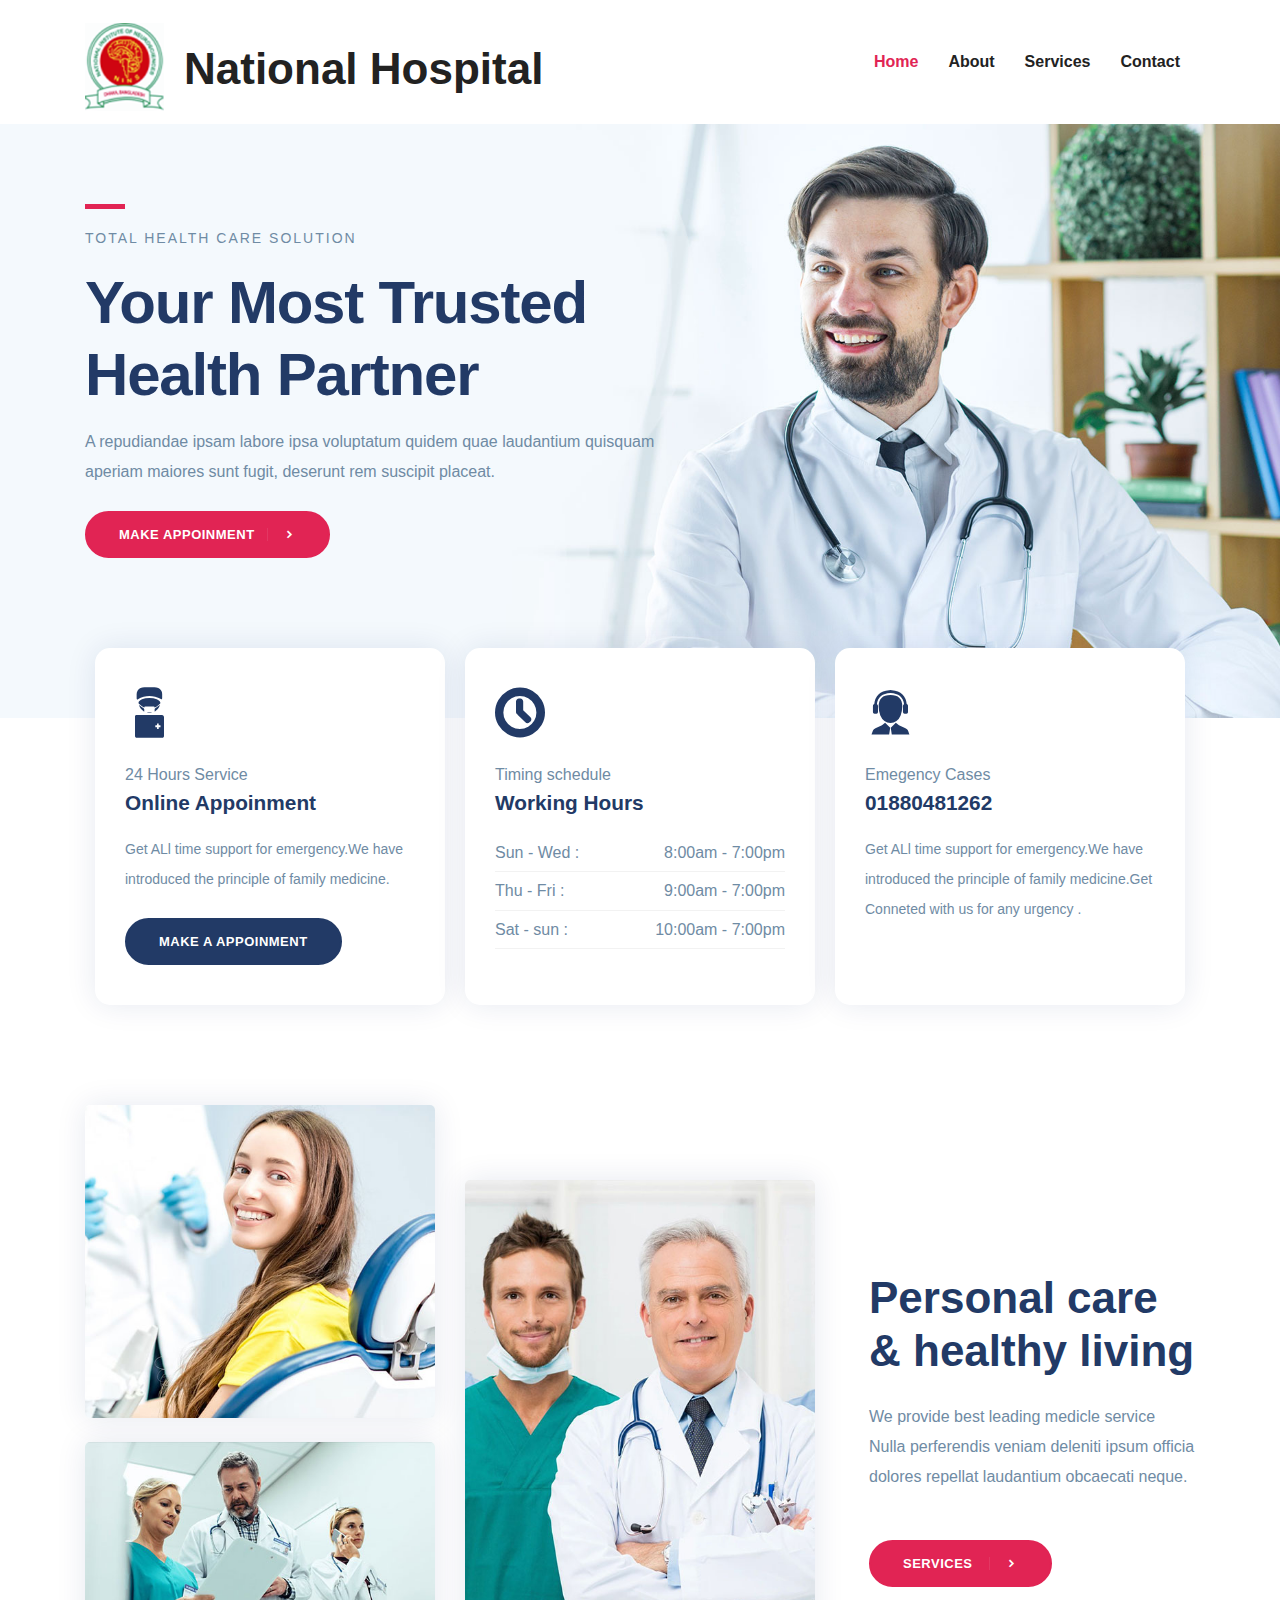
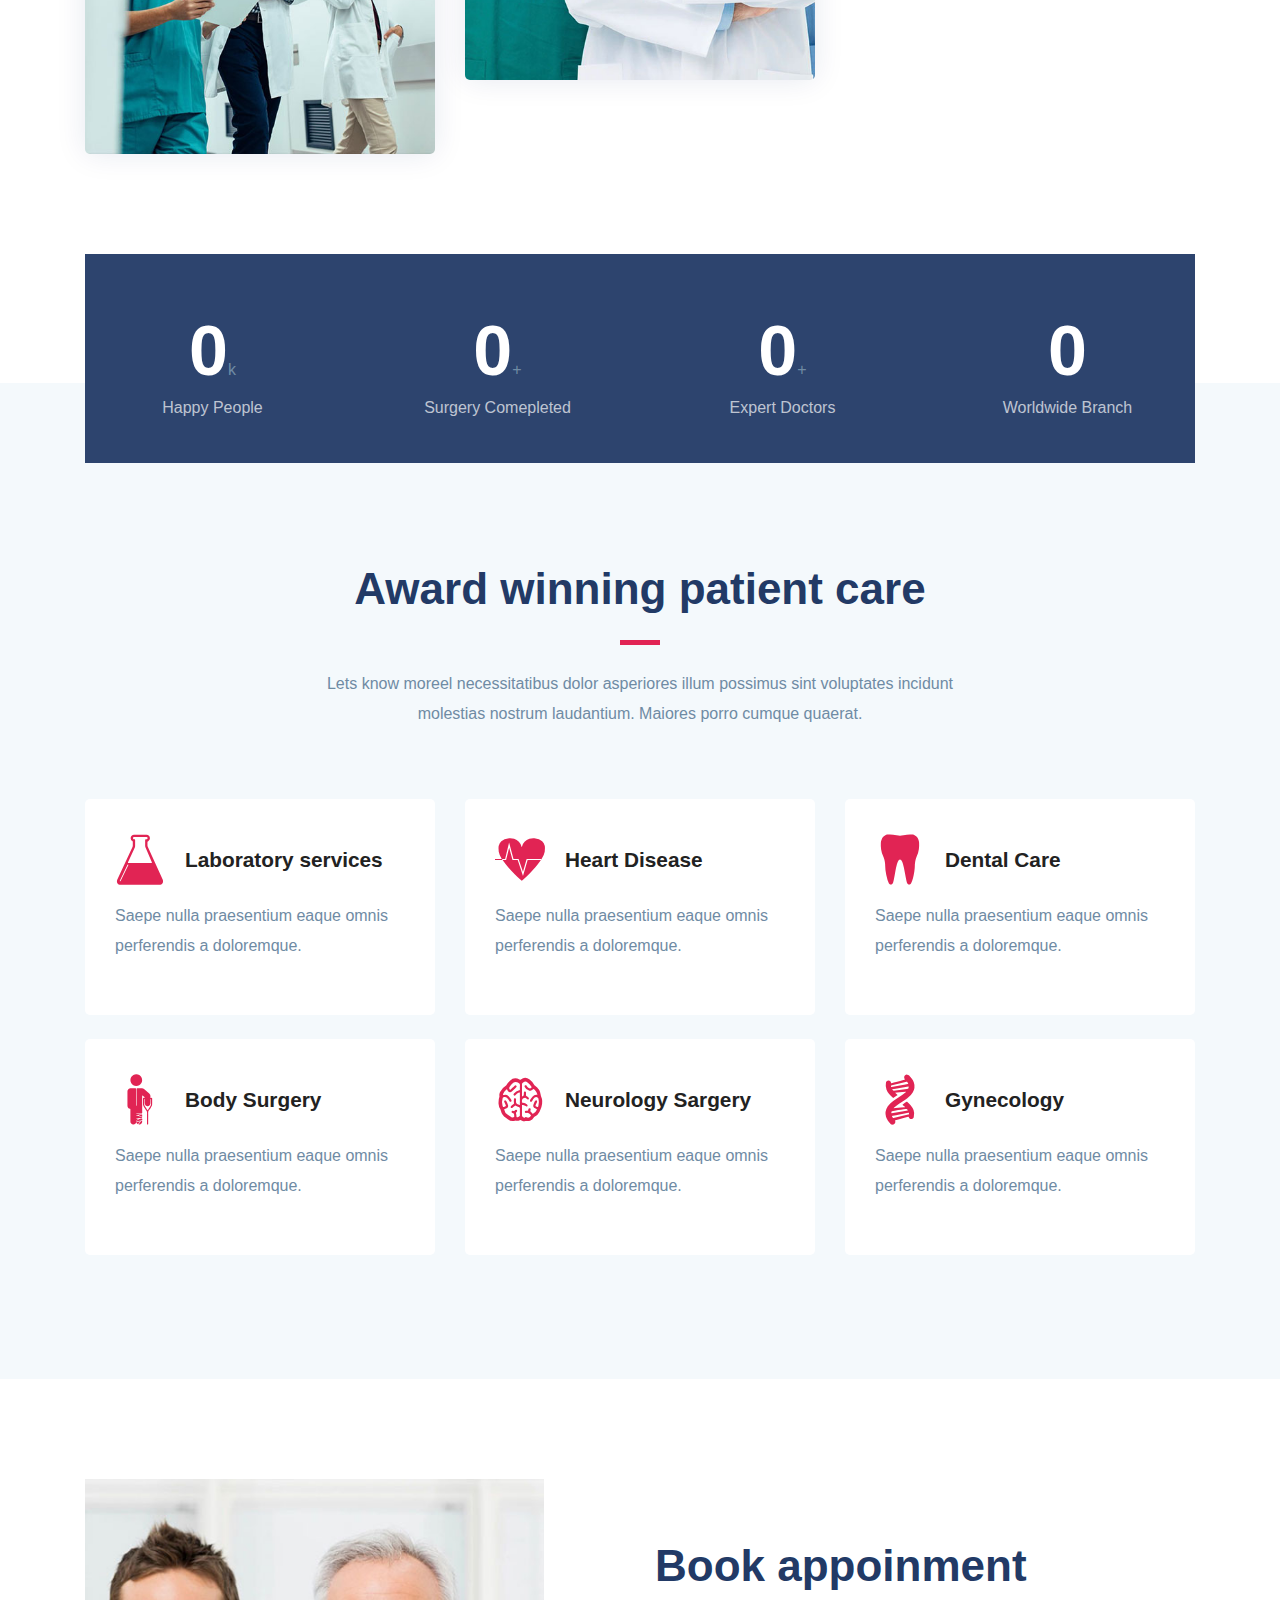
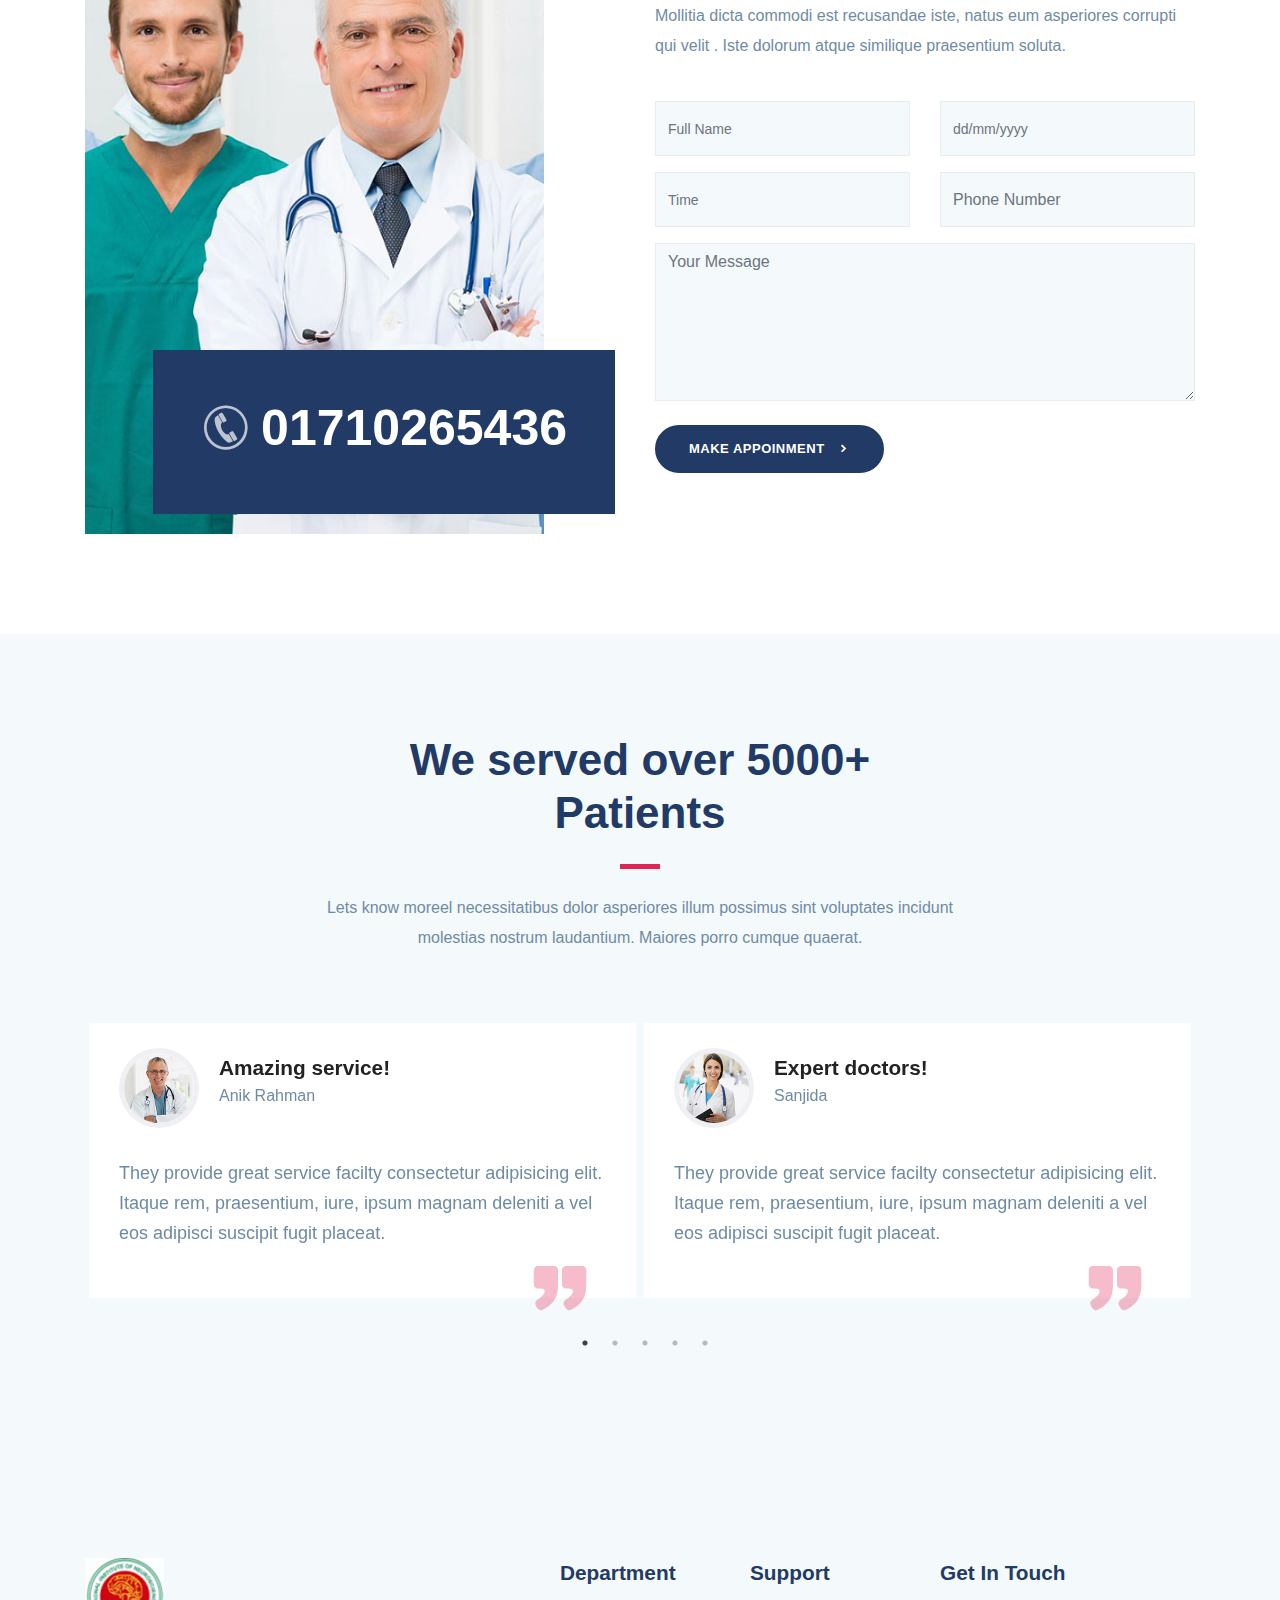
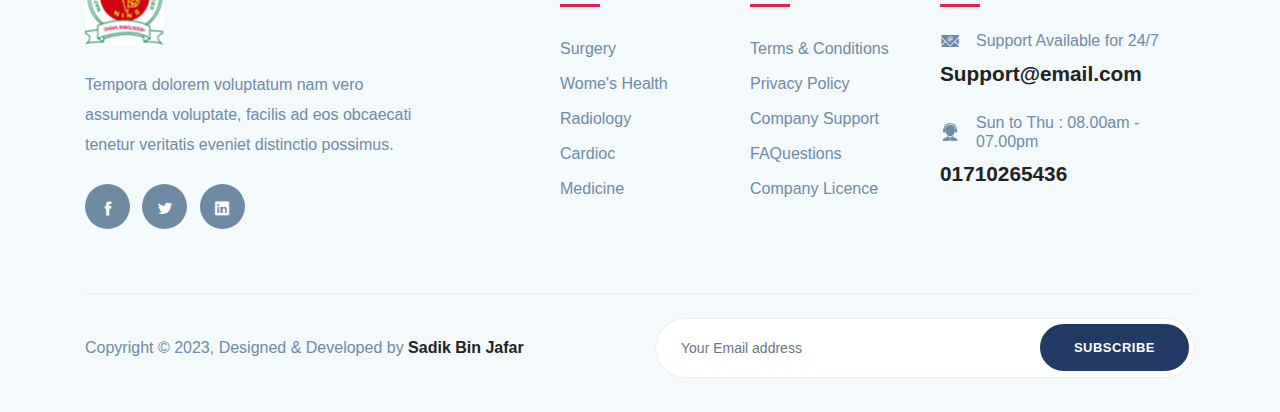
<file: index.html>
<!DOCTYPE html>
<html lang="en">
<head>
  <meta charset="utf-8">
  <title>National Hospital</title>
  <link rel="shortcut icon" type="image/x-icon" href="/images/favicon.png" />
  <link rel="stylesheet" href="plugins/bootstrap/bootstrap.min.css">
  <link rel="stylesheet" href="plugins/icofont/icofont.min.css">
  <link rel="stylesheet" href="plugins/slick-carousel/slick/slick.css">
  <link rel="stylesheet" href="plugins/slick-carousel/slick/slick-theme.css">
  <link rel="stylesheet" href="css/style.css">
</head>
<body id="top">
<header>
	<nav class="navbar navbar-expand-lg navigation" id="navbar">
		<div class="container">
			<a class="navbar-brand" href="index.html">
				<div class="National">
					<img src="images/logo.png" alt="" class="img-fluid">
				    <h2>National Hospital</h2>
				</div>
			</a>
			<button class="navbar-toggler collapsed" type="button" data-toggle="collapse" data-target="#navbarmain"
				aria-controls="navbarmain" aria-expanded="false" aria-label="Toggle navigation">
				<span class="icofont-navigation-menu"></span>
			</button>
			<div class="collapse navbar-collapse" id="navbarmain">
				<ul class="navbar-nav ml-auto">
					<li class="nav-item active"><a class="nav-link" href="index.html">Home</a></li>
					<li class="nav-item"><a class="nav-link" href="about.html">About</a></li>
					<li class="nav-item"><a class="nav-link" href="service.html">Services</a></li>
					<li class="nav-item"><a class="nav-link" href="contact.html">Contact</a></li>
				</ul>
			</div>
		</div>
	</nav>
</header>

<!-- Slider Start -->
<section class="banner">
	<div class="container">
		<div class="row">
			<div class="col-lg-6 col-md-12 col-xl-7">
				<div class="block">
					<div class="divider mb-3"></div>
					<span class="text-uppercase text-sm letter-spacing ">Total Health care solution</span>
					<h1 class="mb-3 mt-3">Your most trusted health partner</h1>
					
					<p class="mb-4 pr-5">A repudiandae ipsam labore ipsa voluptatum quidem quae laudantium quisquam aperiam maiores sunt fugit, deserunt rem suscipit placeat.</p>
					<div class="btn-container ">
						<a href="#" target="_blank" class="btn btn-main-2 btn-icon btn-round-full">Make appoinment <i class="icofont-simple-right ml-2  "></i></a>
					</div>
				</div>
			</div>
		</div>
	</div>
</section>
<section class="features">
	<div class="container">
		<div class="row">
			<div class="col-lg-12">
				<div class="feature-block d-lg-flex">
					<div class="feature-item mb-5 mb-lg-0">
						<div class="feature-icon mb-4">
							<i class="icofont-surgeon-alt"></i>
						</div>
						<span>24 Hours Service</span>
						<h4 class="mb-3">Online Appoinment</h4>
						<p class="mb-4">Get ALl time support for emergency.We have introduced the principle of family medicine.</p>
						<a href="#" class="btn btn-main btn-round-full">Make a appoinment</a>
					</div>
				
					<div class="feature-item mb-5 mb-lg-0">
						<div class="feature-icon mb-4">
							<i class="icofont-ui-clock"></i>
						</div>
						<span>Timing schedule</span>
						<h4 class="mb-3">Working Hours</h4>
						<ul class="w-hours list-unstyled">
							<li class="d-flex justify-content-between">Sun - Wed : <span>8:00am - 7:00pm</span></li>
							<li class="d-flex justify-content-between">Thu - Fri : <span>9:00am - 7:00pm</span></li>
							<li class="d-flex justify-content-between">Sat - sun : <span>10:00am - 7:00pm</span></li>
						</ul>
					</div>
				
					<div class="feature-item mb-5 mb-lg-0">
						<div class="feature-icon mb-4">
							<i class="icofont-support"></i>
						</div>
						<span>Emegency Cases</span>
						<h4 class="mb-3">01880481262</h4>
						<p>Get ALl time support for emergency.We have introduced the principle of family medicine.Get Conneted with us for any urgency .</p>
					</div>
				</div>
			</div>
		</div>
	</div>
</section>


<section class="section about">
	<div class="container">
		<div class="row align-items-center">
			<div class="col-lg-4 col-sm-6">
				<div class="about-img">
					<img src="images/about/img-1.jpg" alt="" class="img-fluid">
					<img src="images/about/img-2.jpg" alt="" class="img-fluid mt-4">
				</div>
			</div>
			<div class="col-lg-4 col-sm-6">
				<div class="about-img mt-4 mt-lg-0">
					<img src="images/about/img-3.jpg" alt="" class="img-fluid">
				</div>
			</div>
			<div class="col-lg-4">
				<div class="about-content pl-4 mt-4 mt-lg-0">
					<h2 class="title-color">Personal care <br>& healthy living</h2>
					<p class="mt-4 mb-5">We provide best leading medicle service Nulla perferendis veniam deleniti ipsum officia dolores repellat laudantium obcaecati neque.</p>

					<a href="service.html" class="btn btn-main-2 btn-round-full btn-icon">Services<i class="icofont-simple-right ml-3"></i></a>
				</div>
			</div>
		</div>
	</div>
</section>
<section class="cta-section ">
	<div class="container">
		<div class="cta position-relative">
			<div class="row">
				<div class="col-lg-3 col-md-6 col-sm-6">
					<div class="counter-stat">
						<span class="h3 counter" data-count="58">0</span>k
						<p>Happy People</p>
					</div>
				</div>
				<div class="col-lg-3 col-md-6 col-sm-6">
					<div class="counter-stat">
						<span class="h3 counter" data-count="700">0</span>+
						<p>Surgery Comepleted</p>
					</div>
				</div>
				
				<div class="col-lg-3 col-md-6 col-sm-6">
					<div class="counter-stat">
						<span class="h3 counter" data-count="40">0</span>+
						<p>Expert Doctors</p>
					</div>
				</div>
				<div class="col-lg-3 col-md-6 col-sm-6">
					<div class="counter-stat">
						<span class="h3 counter" data-count="20">0</span>
						<p>Worldwide Branch</p>
					</div>
				</div>
			</div>
		</div>
	</div>
</section>
<section class="section service gray-bg">
	<div class="container">
		<div class="row justify-content-center">
			<div class="col-lg-7 text-center">
				<div class="section-title">
					<h2>Award winning patient care</h2>
					<div class="divider mx-auto my-4"></div>
					<p>Lets know moreel necessitatibus dolor asperiores illum possimus sint voluptates incidunt molestias nostrum laudantium. Maiores porro cumque quaerat.</p>
				</div>
			</div>
		</div>

		<div class="row">
			<div class="col-lg-4 col-md-6 col-sm-6">
				<div class="service-item mb-4">
					<div class="icon d-flex align-items-center">
						<i class="icofont-laboratory text-lg"></i>
						<h4 class="mt-3 mb-3">Laboratory services</h4>
					</div>

					<div class="content">
						<p class="mb-4">Saepe nulla praesentium eaque omnis perferendis a doloremque.</p>
					</div>
				</div>
			</div>

			<div class="col-lg-4 col-md-6 col-sm-6">
				<div class="service-item mb-4">
					<div class="icon d-flex align-items-center">
						<i class="icofont-heart-beat-alt text-lg"></i>
						<h4 class="mt-3 mb-3">Heart Disease</h4>
					</div>
					<div class="content">
						<p class="mb-4">Saepe nulla praesentium eaque omnis perferendis a doloremque.</p>
					</div>
				</div>
			</div>
			
			<div class="col-lg-4 col-md-6 col-sm-6">
				<div class="service-item mb-4">
					<div class="icon d-flex align-items-center">
						<i class="icofont-tooth text-lg"></i>
						<h4 class="mt-3 mb-3">Dental Care</h4>
					</div>
					<div class="content">
						<p class="mb-4">Saepe nulla praesentium eaque omnis perferendis a doloremque.</p>
					</div>
				</div>
			</div>


			<div class="col-lg-4 col-md-6 col-sm-6">
				<div class="service-item mb-4">
					<div class="icon d-flex align-items-center">
						<i class="icofont-crutch text-lg"></i>
						<h4 class="mt-3 mb-3">Body Surgery</h4>
					</div>

					<div class="content">
						<p class="mb-4">Saepe nulla praesentium eaque omnis perferendis a doloremque.</p>
					</div>
				</div>
			</div>

			<div class="col-lg-4 col-md-6 col-sm-6">
				<div class="service-item mb-4">
					<div class="icon d-flex align-items-center">
						<i class="icofont-brain-alt text-lg"></i>
						<h4 class="mt-3 mb-3">Neurology Sargery</h4>
					</div>
					<div class="content">
						<p class="mb-4">Saepe nulla praesentium eaque omnis perferendis a doloremque.</p>
					</div>
				</div>
			</div>
			
			<div class="col-lg-4 col-md-6 col-sm-6">
				<div class="service-item mb-4">
					<div class="icon d-flex align-items-center">
						<i class="icofont-dna-alt-1 text-lg"></i>
						<h4 class="mt-3 mb-3">Gynecology</h4>
					</div>
					<div class="content">
						<p class="mb-4">Saepe nulla praesentium eaque omnis perferendis a doloremque.</p>
					</div>
				</div>
			</div>
		</div>
	</div>
</section>
<section class="section appoinment">
	<div class="container">
		<div class="row align-items-center">
			<div class="col-lg-6 ">
				<div class="appoinment-content">
					<img src="images/about/img-3.jpg" alt="" class="img-fluid">
					<div class="emergency">
						<h2 class="text-lg"><i class="icofont-phone-circle text-lg"></i>01710265436</h2>
					</div>
				</div>
			</div>
			<div class="col-lg-6 col-md-10 ">
				<div class="appoinment-wrap mt-5 mt-lg-0">
					<h2 class="mb-2 title-color">Book appoinment</h2>
					<p class="mb-4">Mollitia dicta commodi est recusandae iste, natus eum asperiores corrupti qui velit . Iste dolorum atque similique praesentium soluta.</p>
					     <form id="#" class="appoinment-form" method="post" action="#" name="Book appoinment">
                    <div class="row">
						<div class="col-lg-6">
                            <div class="form-group">
                                <input name="name" id="name" type="text" class="form-control" placeholder="Full Name">
                            </div>
                        </div>
                         <div class="col-lg-6">
                            <div class="form-group">
                                <input name="date" id="date" type="text" class="form-control" placeholder="dd/mm/yyyy">
                            </div>
                        </div>
                        <div class="col-lg-6">
                            <div class="form-group">
                                <input name="time" id="time" type="text" class="form-control" placeholder="Time">
                            </div>
                        </div>
                        <div class="col-lg-6">
                            <div class="form-group">
                                <input name="phone" id="phone" type="Number" class="form-control" placeholder="Phone Number">
                            </div>
                        </div>
                    </div>
                    <div class="form-group-2 mb-4">
                        <textarea name="message" id="message" class="form-control" rows="6" placeholder="Your Message"></textarea>
                    </div>
					<button class="btn btn-main btn-round-full">Make Appoinment <i class="icofont-simple-right ml-2  "></i></button>
                </form>
            </div>
			</div>
		</div>
	</div>
</section>
<section class="section testimonial-2 gray-bg">
	<div class="container">
		<div class="row justify-content-center">
			<div class="col-lg-7">
				<div class="section-title text-center">
					<h2>We served over 5000+ Patients</h2>
					<div class="divider mx-auto my-4"></div>
					<p>Lets know moreel necessitatibus dolor asperiores illum possimus sint voluptates incidunt molestias nostrum laudantium. Maiores porro cumque quaerat.</p>
				</div>
			</div>
		</div>
	</div>

	<div class="container">
		<div class="row align-items-center">
			<div class="col-lg-12 testimonial-wrap-2">
				<div class="testimonial-block style-2  gray-bg">
					<i class="icofont-quote-right"></i>

					<div class="testimonial-thumb">
						<img src="images/team/test-thumb1.jpg" alt="" class="img-fluid">
					</div>

					<div class="client-info ">
						<h4>Amazing service!</h4>
						<span>Anik Rahman</span>
						<p>
							They provide great service facilty consectetur adipisicing elit. Itaque rem, praesentium, iure, ipsum magnam deleniti a vel eos adipisci suscipit fugit placeat.
						</p>
					</div>
				</div>

				<div class="testimonial-block style-2  gray-bg">
					<div class="testimonial-thumb">
						<img src="images/team/test-thumb2.jpg" alt="" class="img-fluid">
					</div>

					<div class="client-info">
						<h4>Expert doctors!</h4>
						<span>Sanjida</span>
						<p>
							They provide great service facilty consectetur adipisicing elit. Itaque rem, praesentium, iure, ipsum magnam deleniti a vel eos adipisci suscipit fugit placeat.
						</p>
					</div>
					
					<i class="icofont-quote-right"></i>
				</div>

				<div class="testimonial-block style-2  gray-bg">
					<div class="testimonial-thumb">
						<img src="images/team/test-thumb3.jpg" alt="" class="img-fluid">
					</div>

					<div class="client-info">
						<h4>Good Support!</h4>
						<span>Sadik</span>
						<p>
							They provide great service facilty consectetur adipisicing elit. Itaque rem, praesentium, iure, ipsum magnam deleniti a vel eos adipisci suscipit fugit placeat.
						</p>
					</div>
					
					<i class="icofont-quote-right"></i>
				</div>

				<div class="testimonial-block style-2  gray-bg">
					<div class="testimonial-thumb">
						<img src="images/team/test-thumb4.jpg" alt="" class="img-fluid">
					</div>

					<div class="client-info">
						<h4>Nice Environment!</h4>
						<span>kabbo</span>
						<p class="mt-4">
							They provide great service facilty consectetur adipisicing elit. Itaque rem, praesentium, iure, ipsum magnam deleniti a vel eos adipisci suscipit fugit placeat.
						</p>
					</div>
					<i class="icofont-quote-right"></i>
				</div>

				<div class="testimonial-block style-2  gray-bg">
					<div class="testimonial-thumb">
						<img src="images/team/test-thumb1.jpg" alt="" class="img-fluid">
					</div>

					<div class="client-info">
						<h4>Modern Service!</h4>
						<span>Reju</span>
						<p>
							They provide great service facilty consectetur adipisicing elit. Itaque rem, praesentium, iure, ipsum magnam deleniti a vel eos adipisci suscipit fugit placeat.
						</p>
					</div>
					<i class="icofont-quote-right"></i>
				</div>
			</div>
		</div>
	</div>
</section>
<!-- footer Start -->
<footer class="footer section gray-bg">
	<div class="container">
		<div class="row">
			<div class="col-lg-4 mr-auto col-sm-6">
				<div class="widget mb-5 mb-lg-0">
					<div class="logo mb-4">
						<img src="images/logo.png" alt="" class="img-fluid">
					</div>
					<p>Tempora dolorem voluptatum nam vero assumenda voluptate, facilis ad eos obcaecati tenetur veritatis eveniet distinctio possimus.</p>

					<ul class="list-inline footer-socials mt-4">
						<li class="list-inline-item">
							<a href="https://www.facebook.com/profile.php?id=100082899475381"><i class="icofont-facebook"></i></a>
						</li>
						<li class="list-inline-item">
							<a href="#"><i class="icofont-twitter"></i></a>
						</li>
						<li class="list-inline-item">
							<a href="#"><i class="icofont-linkedin"></i></a>
						</li>
					</ul>
				</div>
			</div>
			<div class="col-lg-2 col-md-6 col-sm-6">
				<div class="widget mb-5 mb-lg-0">
					<h4 class="text-capitalize mb-3">Department</h4>
					<div class="divider mb-4"></div>

					<ul class="list-unstyled footer-menu lh-35">
						<li><a href="#!">Surgery </a></li>
						<li><a href="#!">Wome's Health</a></li>
						<li><a href="#!">Radiology</a></li>
						<li><a href="#!">Cardioc</a></li>
						<li><a href="#!">Medicine</a></li>
					</ul>
				</div>
			</div>
			<div class="col-lg-2 col-md-6 col-sm-6">
				<div class="widget mb-5 mb-lg-0">
					<h4 class="text-capitalize mb-3">Support</h4>
					<div class="divider mb-4"></div>

					<ul class="list-unstyled footer-menu lh-35">
						<li><a href="#!">Terms & Conditions</a></li>
						<li><a href="#!">Privacy Policy</a></li>
						<li><a href="#!">Company Support </a></li>
						<li><a href="#!">FAQuestions</a></li>
						<li><a href="#!">Company Licence</a></li>
					</ul>
				</div>
			</div>
			<div class="col-lg-3 col-md-6 col-sm-6">
				<div class="widget widget-contact mb-5 mb-lg-0">
					<h4 class="text-capitalize mb-3">Get in Touch</h4>
					<div class="divider mb-4"></div>

					<div class="footer-contact-block mb-4">
						<div class="icon d-flex align-items-center">
							<i class="icofont-email mr-3"></i>
							<span class="h6 mb-0">Support Available for 24/7</span>
						</div>
						<h4 class="mt-2"><a href="mailto:support@email.com">Support@email.com</a></h4>
					</div>

					<div class="footer-contact-block">
						<div class="icon d-flex align-items-center">
							<i class="icofont-support mr-3"></i>
							<span class="h6 mb-0">Sun to Thu : 08.00am - 07.00pm</span>
						</div>
						<h4 class="mt-2"><a href="tel:+23-345-67890">01710265436</a></h4>
					</div>
				</div>
			</div>
		</div>
		<div class="footer-btm py-4 mt-5">
			<div class="row align-items-center justify-content-between">
				<div class="col-lg-6">
					<div class="copyright">
						Copyright &copy; 2023, Designed &amp; Developed by <a href="https://themefisher.com/">Sadik Bin Jafar</a>
					</div>
				</div>
				<div class="col-lg-6">
					<div class="subscribe-form text-lg-right mt-5 mt-lg-0">
						<form action="#" class="subscribe" name="Subscribe" method="post">
							<input type="text" class="form-control" placeholder="Your Email address" name="email">
							<button class="btn btn-main btn-round-full">subscribe</button>
						</form>
					</div>
				</div>
			</div>
			<div class="row">
				<div class="col-lg-4">
					<a class="backtop scroll-top-to" href="#top">
						<i class="icofont-long-arrow-up"></i>
					</a>
				</div>
			</div>
		</div>
	</div>
</footer>
<script> 
	const scriptURL = 'https://script.google.com/macros/s/AKfycbzyqkHTwjFJuI8zjF0m_LLbxoJWFUjS-sDPd13VKJrGynvq-QF0scgaOPxYp7gaipIr/exec' 
	const form = document.forms['Book appoinment'] 
	form.addEventListener('submit', e => { 
	  e.preventDefault() 
	  fetch(scriptURL, { method: 'POST', body: new FormData(form)}) 
	 .then(response => alert("Thank you! your form is submitted successfully." )) 
	 .then(() => {  window.location.reload(); }) 
	 .catch(error => console.error('Error!', error.message)) 
	}) 
</script>
    <script src="plugins/jquery/jquery.js"></script>
    <script src="plugins/bootstrap/bootstrap.min.js"></script>
    <script src="plugins/slick-carousel/slick/slick.min.js"></script>
    <script src="plugins/shuffle/shuffle.min.js"></script>
    <script src="js/script.js"></script>
  </body>
  </html>
</file>
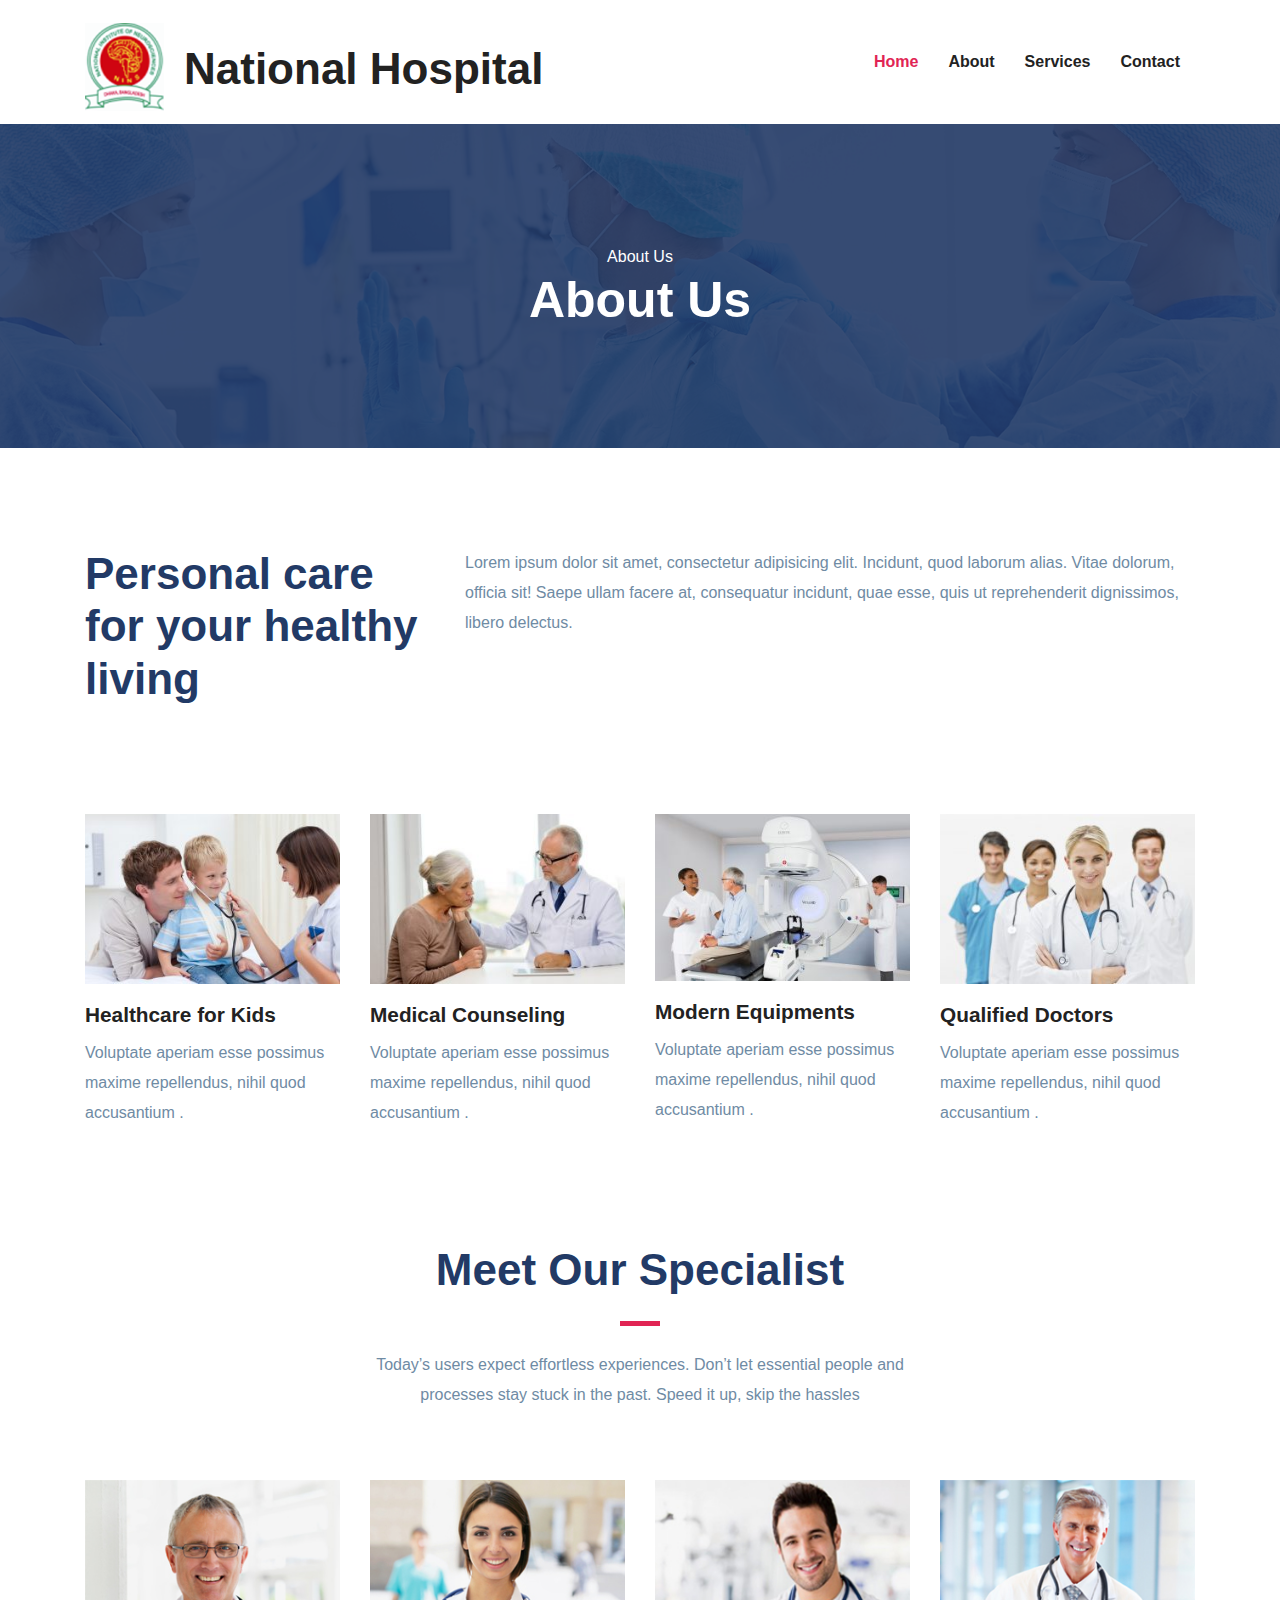
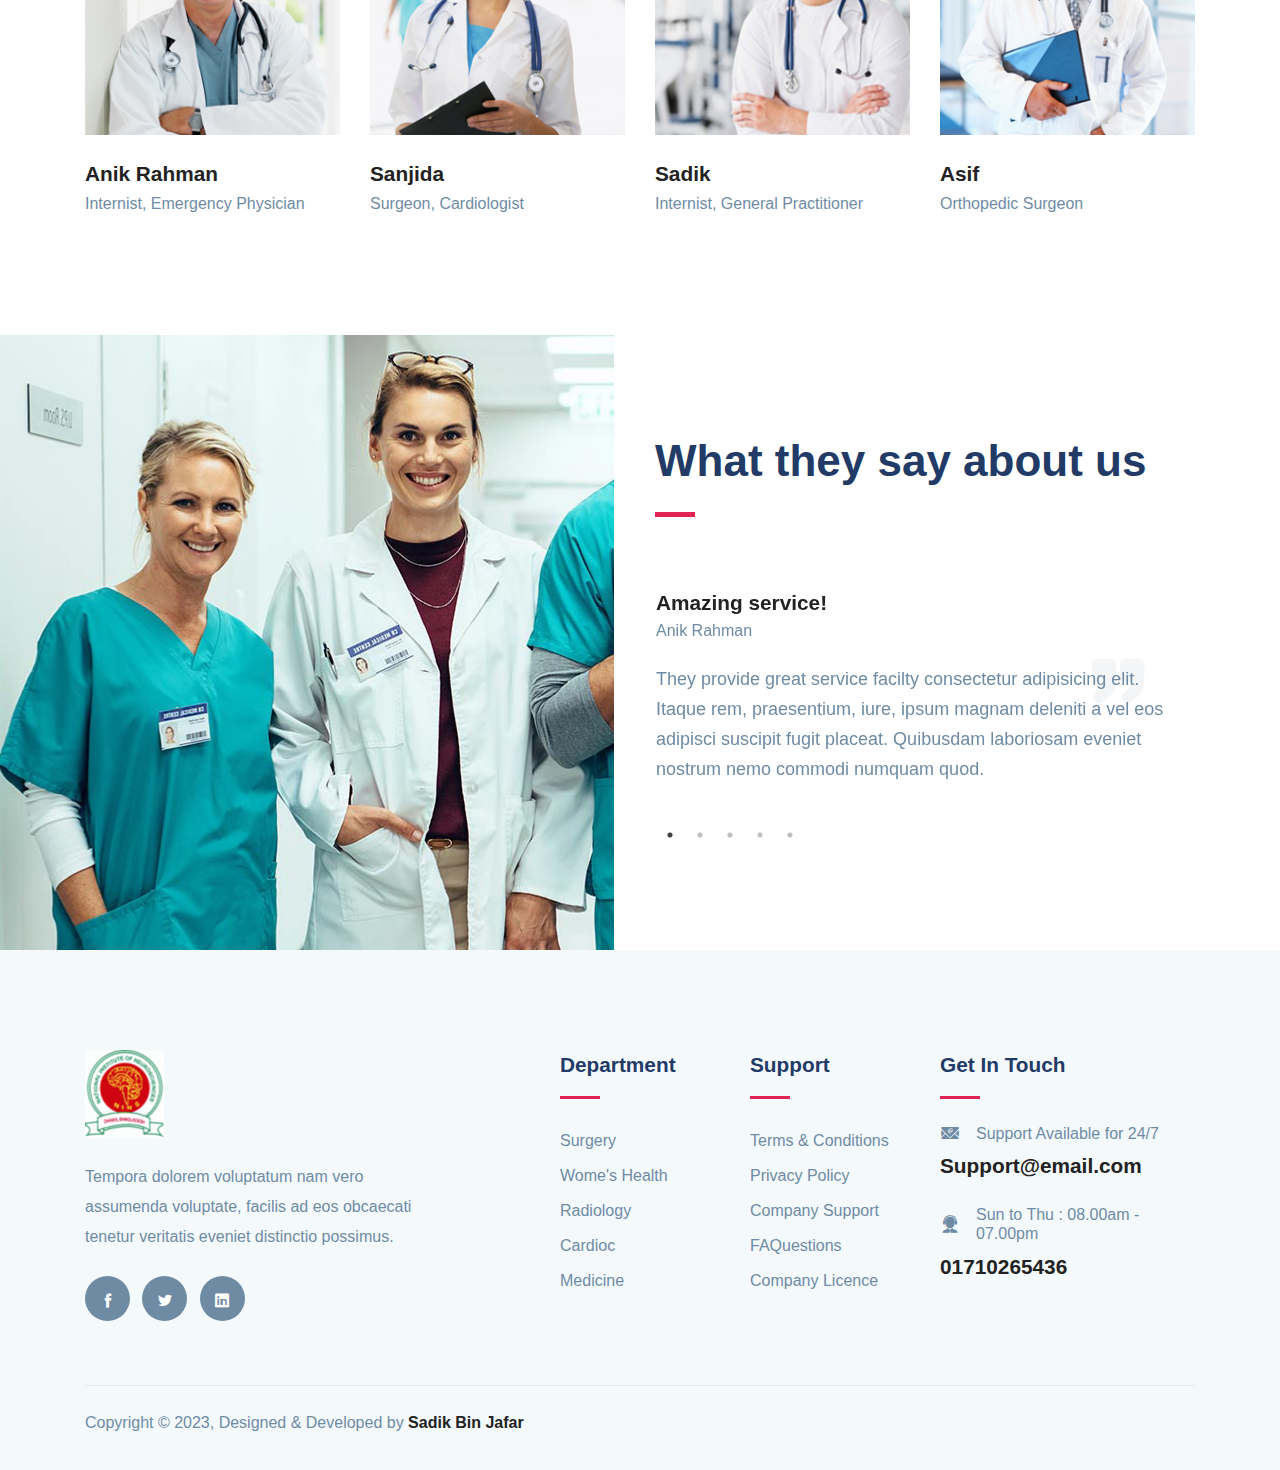
<file: about.html>
<!DOCTYPE html>
<html lang="en">
<head>
  <meta charset="utf-8">
  <title>Novena- Health Care &amp; Medical template</title>
  <meta http-equiv="X-UA-Compatible" content="IE=edge">
  <meta name="description" content="Health Care Medical Html5 Template">
  <meta name="viewport" content="width=device-width, initial-scale=1.0, maximum-scale=5.0">
  <meta name="author" content="Themefisher">
  <meta name="generator" content="Themefisher Novena HTML Template v1.0">
  <link rel="shortcut icon" type="image/x-icon" href="/images/favicon.png" />
  <link rel="stylesheet" href="plugins/bootstrap/bootstrap.min.css">
  <link rel="stylesheet" href="plugins/icofont/icofont.min.css">
  <link rel="stylesheet" href="plugins/slick-carousel/slick/slick.css">
  <link rel="stylesheet" href="plugins/slick-carousel/slick/slick-theme.css">
  <link rel="stylesheet" href="css/style.css">
</head>
<body id="top">
<header>
	<nav class="navbar navbar-expand-lg navigation" id="navbar">
		<div class="container">
			<a class="navbar-brand" href="index.html">
				<div class="National">
					<img src="images/logo.png" alt="" class="img-fluid">
				    <h2>National Hospital</h2>
				</div>
			</a>

			<button class="navbar-toggler collapsed" type="button" data-toggle="collapse" data-target="#navbarmain"
				aria-controls="navbarmain" aria-expanded="false" aria-label="Toggle navigation">
				<span class="icofont-navigation-menu"></span>
			</button>

			<div class="collapse navbar-collapse" id="navbarmain">
				<ul class="navbar-nav ml-auto">
					<li class="nav-item active"><a class="nav-link" href="index.html">Home</a></li>
					<li class="nav-item"><a class="nav-link" href="about.html">About</a></li>
					<li class="nav-item"><a class="nav-link" href="service.html">Services</a></li>
					<li class="nav-item"><a class="nav-link" href="contact.html">Contact</a></li>
				</ul>
			</div>
		</div>
	</nav>
</header>

<section class="page-title bg-1">
  <div class="overlay"></div>
  <div class="container">
    <div class="row">
      <div class="col-md-12">
        <div class="block text-center">
          <span class="text-white">About Us</span>
          <h1 class="text-capitalize mb-5 text-lg">About Us</h1>

          <!-- <ul class="list-inline breadcumb-nav">
            <li class="list-inline-item"><a href="index.html" class="text-white">Home</a></li>
            <li class="list-inline-item"><span class="text-white">/</span></li>
            <li class="list-inline-item"><a href="#" class="text-white-50">About Us</a></li>
          </ul> -->
        </div>
      </div>
    </div>
  </div>
</section>

<section class="section about-page">
	<div class="container">
		<div class="row">
			<div class="col-lg-4">
				<h2 class="title-color">Personal care for your healthy living</h2>
			</div>
			<div class="col-lg-8">
				<p>Lorem ipsum dolor sit amet, consectetur adipisicing elit. Incidunt, quod laborum alias. Vitae dolorum, officia sit! Saepe ullam facere at, consequatur incidunt, quae esse, quis ut reprehenderit dignissimos, libero delectus.</p>
			</div>
		</div>
	</div>
</section>

<section class="fetaure-page ">
	<div class="container">
		<div class="row">
			<div class="col-lg-3 col-md-6">
				<div class="about-block-item mb-5 mb-lg-0">
					<img src="images/about/about-1.jpg" alt="" class="img-fluid w-100">
					<h4 class="mt-3">Healthcare for Kids</h4>
					<p>Voluptate aperiam esse possimus maxime repellendus, nihil quod accusantium .</p>
				</div>
			</div>
			<div class="col-lg-3 col-md-6">
				<div class="about-block-item mb-5 mb-lg-0">
					<img src="images/about/about-2.jpg" alt="" class="img-fluid w-100">
					<h4 class="mt-3">Medical Counseling</h4>
					<p>Voluptate aperiam esse possimus maxime repellendus, nihil quod accusantium .</p>
				</div>
			</div>
			<div class="col-lg-3 col-md-6">
				<div class="about-block-item mb-5 mb-lg-0">
					<img src="images/about/about-3.jpg" alt="" class="img-fluid w-100">
					<h4 class="mt-3">Modern Equipments</h4>
					<p>Voluptate aperiam esse possimus maxime repellendus, nihil quod accusantium .</p>
				</div>
			</div>
			<div class="col-lg-3 col-md-6">
				<div class="about-block-item">
					<img src="images/about/about-4.jpg" alt="" class="img-fluid w-100">
					<h4 class="mt-3">Qualified Doctors</h4>
					<p>Voluptate aperiam esse possimus maxime repellendus, nihil quod accusantium .</p>
				</div>
			</div>
		</div>
	</div>
</section>
<section class="section team">
	<div class="container">
		<div class="row justify-content-center">
			<div class="col-lg-6">
				<div class="section-title text-center">
					<h2 class="mb-4">Meet Our Specialist</h2>
					<div class="divider mx-auto my-4"></div>
					<p>Today’s users expect effortless experiences. Don’t let essential people and processes stay stuck in the past. Speed it up, skip the hassles</p>
				</div>
			</div>
		</div>

		<div class="row">
			<div class="col-lg-3 col-md-6 col-sm-6">
				<div class="team-block mb-5 mb-lg-0">
					<img src="images/team/1.jpg" alt="" class="img-fluid w-100">

					<div class="content">
						<h4 class="mt-4 mb-0"><a href="doctor-single.html">Anik Rahman</a></h4>
						<p>Internist, Emergency Physician</p>
					</div>
				</div>
			</div>

			<div class="col-lg-3 col-md-6 col-sm-6">
				<div class="team-block mb-5 mb-lg-0">
					<img src="images/team/2.jpg" alt="" class="img-fluid w-100">

					<div class="content">
						<h4 class="mt-4 mb-0"><a href="doctor-single.html">Sanjida</a></h4>
						<p>Surgeon, Сardiologist</p>
					</div>
				</div>
			</div>

			<div class="col-lg-3 col-md-6 col-sm-6">
				<div class="team-block mb-5 mb-lg-0">
					<img src="images/team/3.jpg" alt="" class="img-fluid w-100">

					<div class="content">
						<h4 class="mt-4 mb-0"><a href="doctor-single.html">Sadik</a></h4>
						<p>Internist, General Practitioner</p>
					</div>
				</div>
			</div>
			<div class="col-lg-3 col-md-6 col-sm-6">
				<div class="team-block">
					<img src="images/team/4.jpg" alt="" class="img-fluid w-100">

					<div class="content">
						<h4 class="mt-4 mb-0"><a href="doctor-single.html">Asif</a></h4>
						<p>Orthopedic Surgeon</p>
					</div>
				</div>
			</div>
		</div>
	</div>
</section>

<section class="section testimonial">
	<div class="container">
		<div class="row">
			<div class="col-lg-6 offset-lg-6">
				<div class="section-title">
					<h2 class="mb-4">What they say about us</h2>
					<div class="divider  my-4"></div>
				</div>
			</div>
		</div>
		<div class="row align-items-center">
			<div class="col-lg-6 testimonial-wrap offset-lg-6">
				<div class="testimonial-block">
					<div class="client-info ">
						<h4>Amazing service!</h4>
						<span>Anik Rahman</span>
					</div>
					<p>
						They provide great service facilty consectetur adipisicing elit. Itaque rem, praesentium, iure, ipsum magnam deleniti a vel eos adipisci suscipit fugit placeat. Quibusdam laboriosam eveniet nostrum nemo commodi numquam quod.
					</p>
					<i class="icofont-quote-right"></i>
					
				</div>

				<div class="testimonial-block">
					<div class="client-info">
						<h4>Expert doctors!</h4>
						<span>Sanjida</span>
					</div>
					<p>
						They provide great service facilty consectetur adipisicing elit. Itaque rem, praesentium, iure, ipsum magnam deleniti a vel eos adipisci suscipit fugit placeat. Quibusdam laboriosam eveniet nostrum nemo commodi numquam quod.
					</p>
					<i class="icofont-quote-right"></i>
				</div>

				<div class="testimonial-block">
					<div class="client-info">
						<h4>Good Support!</h4>
						<span>Sadik</span>
					</div>
					<p>
						They provide great service facilty consectetur adipisicing elit. Itaque rem, praesentium, iure, ipsum magnam deleniti a vel eos adipisci suscipit fugit placeat. Quibusdam laboriosam eveniet nostrum nemo commodi numquam quod.
					</p>
					<i class="icofont-quote-right"></i>
				</div>

				<div class="testimonial-block">
					<div class="client-info">
						<h4>Nice Environment!</h4>
						<span>Kabbo</span>
					</div>
					<p>
						They provide great service facilty consectetur adipisicing elit. Itaque rem, praesentium, iure, ipsum magnam deleniti a vel eos adipisci suscipit fugit placeat. Quibusdam laboriosam eveniet nostrum nemo commodi numquam quod.
					</p>
					<i class="icofont-quote-right"></i>
				</div>

				<div class="testimonial-block">
					<div class="client-info">
						<h4>Modern Service!</h4>
						<span>Asif</span>
					</div>
					<p>
						They provide great service facilty consectetur adipisicing elit. Itaque rem, praesentium, iure, ipsum magnam deleniti a vel eos adipisci suscipit fugit placeat. Quibusdam laboriosam eveniet nostrum nemo commodi numquam quod.
					</p>
					<i class="icofont-quote-right"></i>
				</div>
			</div>
		</div>
	</div>
</section>
<!-- footer Start -->
<footer class="footer section gray-bg">
	<div class="container">
		<div class="row">
			<div class="col-lg-4 mr-auto col-sm-6">
				<div class="widget mb-5 mb-lg-0">
					<div class="logo mb-4">
						<img src="images/logo.png" alt="" class="img-fluid">
					</div>
					<p>Tempora dolorem voluptatum nam vero assumenda voluptate, facilis ad eos obcaecati tenetur veritatis eveniet distinctio possimus.</p>

					<ul class="list-inline footer-socials mt-4">
						<li class="list-inline-item">
							<a href="https://www.facebook.com/profile.php?id=100082899475381"><i class="icofont-facebook"></i></a>
						</li>
						<li class="list-inline-item">
							<a href="#"><i class="icofont-twitter"></i></a>
						</li>
						<li class="list-inline-item">
							<a href="#"><i class="icofont-linkedin"></i></a>
						</li>
					</ul>
				</div>
			</div>

			<div class="col-lg-2 col-md-6 col-sm-6">
				<div class="widget mb-5 mb-lg-0">
					<h4 class="text-capitalize mb-3">Department</h4>
					<div class="divider mb-4"></div>

					<ul class="list-unstyled footer-menu lh-35">
						<li><a href="#!">Surgery </a></li>
						<li><a href="#!">Wome's Health</a></li>
						<li><a href="#!">Radiology</a></li>
						<li><a href="#!">Cardioc</a></li>
						<li><a href="#!">Medicine</a></li>
					</ul>
				</div>
			</div>

			<div class="col-lg-2 col-md-6 col-sm-6">
				<div class="widget mb-5 mb-lg-0">
					<h4 class="text-capitalize mb-3">Support</h4>
					<div class="divider mb-4"></div>

					<ul class="list-unstyled footer-menu lh-35">
						<li><a href="#!">Terms & Conditions</a></li>
						<li><a href="#!">Privacy Policy</a></li>
						<li><a href="#!">Company Support </a></li>
						<li><a href="#!">FAQuestions</a></li>
						<li><a href="#!">Company Licence</a></li>
					</ul>
				</div>
			</div>

			<div class="col-lg-3 col-md-6 col-sm-6">
				<div class="widget widget-contact mb-5 mb-lg-0">
					<h4 class="text-capitalize mb-3">Get in Touch</h4>
					<div class="divider mb-4"></div>

					<div class="footer-contact-block mb-4">
						<div class="icon d-flex align-items-center">
							<i class="icofont-email mr-3"></i>
							<span class="h6 mb-0">Support Available for 24/7</span>
						</div>
						<h4 class="mt-2"><a href="mailto:support@email.com">Support@email.com</a></h4>
					</div>

					<div class="footer-contact-block">
						<div class="icon d-flex align-items-center">
							<i class="icofont-support mr-3"></i>
							<span class="h6 mb-0">Sun to Thu : 08.00am - 07.00pm</span>
						</div>
						<h4 class="mt-2"><a href="tel:+23-345-67890">01710265436</a></h4>
					</div>
				</div>
			</div>
		</div>
		<div class="footer-btm py-4 mt-5">
			<div class="row align-items-center justify-content-between">
				<div class="col-lg-6">
					<div class="copyright">
						Copyright &copy; 2023, Designed &amp; Developed by <a href="https://themefisher.com/">Sadik Bin Jafar</a>
					</div>
				</div>
			</div>
			<div class="row">
				<div class="col-lg-4">
					<a class="backtop scroll-top-to" href="#top">
						<i class="icofont-long-arrow-up"></i>
					</a>
				</div>
			</div>
		</div>
	</div>
</footer>
    <script src="plugins/jquery/jquery.js"></script>
    <script src="plugins/bootstrap/bootstrap.min.js"></script>
    <script src="plugins/slick-carousel/slick/slick.min.js"></script>
    <script src="plugins/shuffle/shuffle.min.js"></script>
    <script src="js/script.js"></script>
  </body>
  </html>
</file>
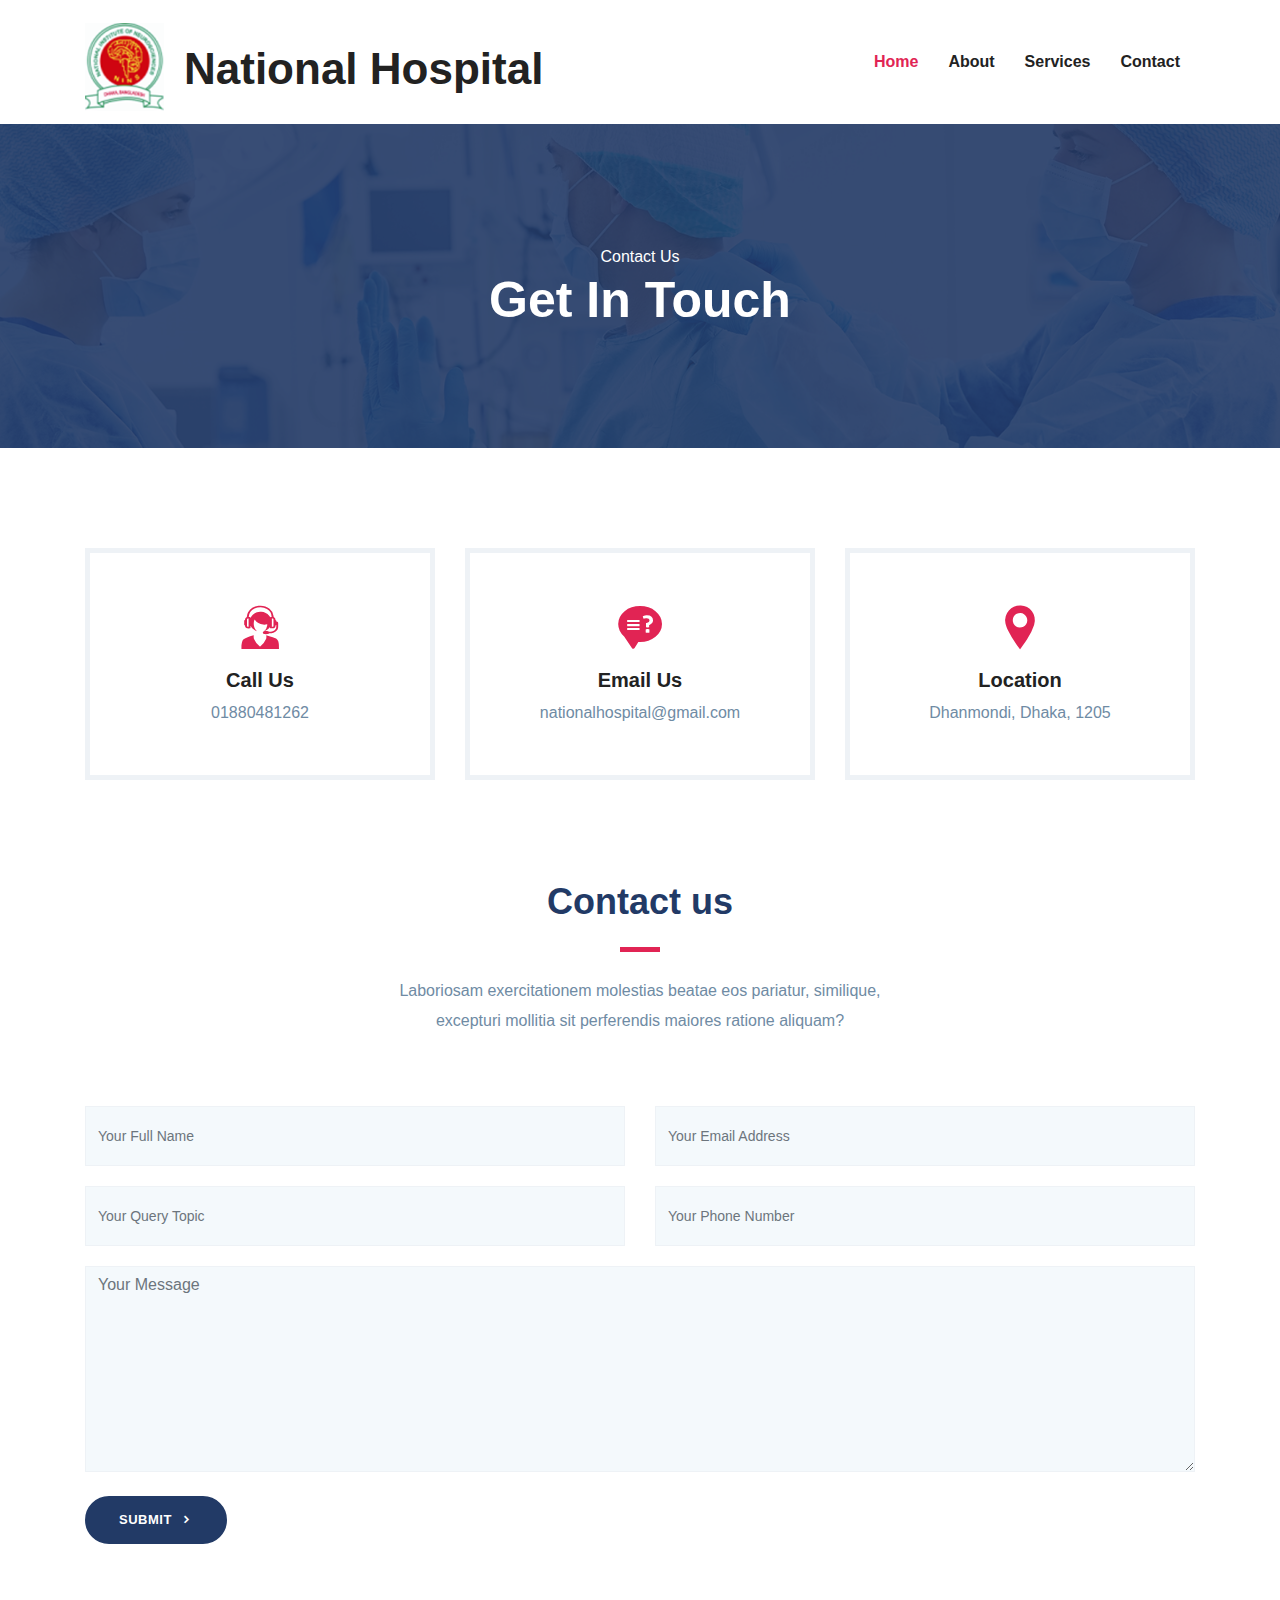
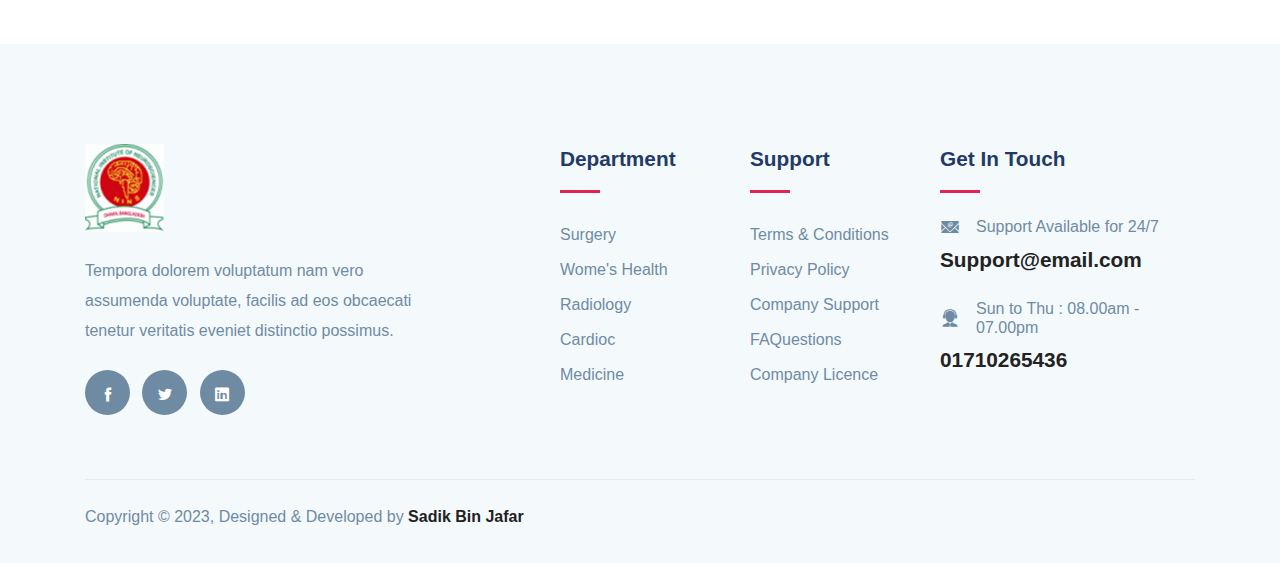
<file: contact.html>
<!DOCTYPE html>
<html lang="en">
<head>
  <meta charset="utf-8">
  <title>Novena- Health Care &amp; Medical template</title>
  <meta http-equiv="X-UA-Compatible" content="IE=edge">
  <meta name="description" content="Health Care Medical Html5 Template">
  <meta name="viewport" content="width=device-width, initial-scale=1.0, maximum-scale=5.0">
  <meta name="author" content="Themefisher">
  <meta name="generator" content="Themefisher Novena HTML Template v1.0">
  <link rel="shortcut icon" type="image/x-icon" href="/images/favicon.png" />
  <link rel="stylesheet" href="plugins/bootstrap/bootstrap.min.css">
  <link rel="stylesheet" href="plugins/icofont/icofont.min.css">
  <link rel="stylesheet" href="plugins/slick-carousel/slick/slick.css">
  <link rel="stylesheet" href="plugins/slick-carousel/slick/slick-theme.css">
  <link rel="stylesheet" href="css/style.css">
</head>
<body id="top">
<header>
	<nav class="navbar navbar-expand-lg navigation" id="navbar">
		<div class="container">
			<a class="navbar-brand" href="index.html">
				<div class="National">
					<img src="images/logo.png" alt="" class="img-fluid">
				    <h2>National Hospital</h2>
				</div>
			</a>

			<button class="navbar-toggler collapsed" type="button" data-toggle="collapse" data-target="#navbarmain"
				aria-controls="navbarmain" aria-expanded="false" aria-label="Toggle navigation">
				<span class="icofont-navigation-menu"></span>
			</button>

			<div class="collapse navbar-collapse" id="navbarmain">
				<ul class="navbar-nav ml-auto">
					<li class="nav-item active"><a class="nav-link" href="index.html">Home</a></li>
					<li class="nav-item"><a class="nav-link" href="about.html">About</a></li>
					<li class="nav-item"><a class="nav-link" href="service.html">Services</a></li>
					<li class="nav-item"><a class="nav-link" href="contact.html">Contact</a></li>
				</ul>
			</div>
		</div>
	</nav>
</header>

<section class="page-title bg-1">
  <div class="overlay"></div>
  <div class="container">
    <div class="row">
      <div class="col-md-12">
        <div class="block text-center">
          <span class="text-white">Contact Us</span>
          <h1 class="text-capitalize mb-5 text-lg">Get in Touch</h1>

          <!-- <ul class="list-inline breadcumb-nav">
            <li class="list-inline-item"><a href="index.html" class="text-white">Home</a></li>
            <li class="list-inline-item"><span class="text-white">/</span></li>
            <li class="list-inline-item"><a href="#" class="text-white-50">Contact Us</a></li>
          </ul> -->
        </div>
      </div>
    </div>
  </div>
</section>
<!-- contact form start -->

<section class="section contact-info pb-0">
  <div class="container">
    <div class="row">
      <div class="col-lg-4 col-md-6">
        <div class="contact-block mb-4 mb-lg-0">
          <i class="icofont-live-support"></i>
          <h5>Call Us</h5>
          01880481262
        </div>
      </div>
      <div class="col-lg-4 col-md-6">
        <div class="contact-block mb-4 mb-lg-0">
          <i class="icofont-support-faq"></i>
          <h5>Email Us</h5>
		  nationalhospital@gmail.com
        </div>
      </div>
      <div class="col-lg-4 col-md-12">
        <div class="contact-block mb-4 mb-lg-0">
          <i class="icofont-location-pin"></i>
          <h5>Location</h5>
          Dhanmondi, Dhaka, 1205
        </div>
      </div>
    </div>
  </div>
</section>

<section class="contact-form-wrap section">
  <div class="container">
    <div class="row justify-content-center">
      <div class="col-lg-6">
        <div class="section-title text-center">
          <h2 class="text-md mb-2">Contact us</h2>
          <div class="divider mx-auto my-4"></div>
          <p class="mb-5">Laboriosam exercitationem molestias beatae eos pariatur, similique, excepturi mollitia sit
            perferendis maiores ratione aliquam?</p>
        </div>
      </div>
    </div>
    <div class="row">
      <div class="col-lg-12 col-md-12 col-sm-12">
        <form id="contact-form" class="contact__form " method="post" action="#">
          <div class="row">
            <div class="col-lg-6">
              <div class="form-group">
                <input name="name" id="name" type="text" class="form-control" placeholder="Your Full Name">
              </div>
            </div>

            <div class="col-lg-6">
              <div class="form-group">
                <input name="email" id="email" type="email" class="form-control" placeholder="Your Email Address" required>
              </div>
            </div>
            <div class="col-lg-6">
              <div class="form-group">
                <input name="subject" id="subject" type="text" class="form-control" placeholder="Your Query Topic" required>
              </div>
            </div>
            <div class="col-lg-6">
              <div class="form-group">
                <input name="phone" id="phone" type="text" class="form-control" placeholder="Your Phone Number" required>
              </div>
            </div>
          </div>

          <div class="form-group-2 mb-4">
            <textarea name="message" id="message" class="form-control" rows="8" placeholder="Your Message" required></textarea>
          </div>
			<button class="btn btn-main btn-round-full">submit<i class="icofont-simple-right ml-2  "></i></button>
        </form>
      </div>
    </div>
  </div>
</section>

<!-- footer Start -->
<footer class="footer section gray-bg">
	<div class="container">
		<div class="row">
			<div class="col-lg-4 mr-auto col-sm-6">
				<div class="widget mb-5 mb-lg-0">
					<div class="logo mb-4">
						<img src="images/logo.png" alt="" class="img-fluid">
					</div>
					<p>Tempora dolorem voluptatum nam vero assumenda voluptate, facilis ad eos obcaecati tenetur veritatis eveniet distinctio possimus.</p>

					<ul class="list-inline footer-socials mt-4">
						<li class="list-inline-item">
							<a href="https://www.facebook.com/profile.php?id=100082899475381"><i class="icofont-facebook"></i></a>
						</li>
						<li class="list-inline-item">
							<a href="#"><i class="icofont-twitter"></i></a>
						</li>
						<li class="list-inline-item">
							<a href="#"><i class="icofont-linkedin"></i></a>
						</li>
					</ul>
				</div>
			</div>

			<div class="col-lg-2 col-md-6 col-sm-6">
				<div class="widget mb-5 mb-lg-0">
					<h4 class="text-capitalize mb-3">Department</h4>
					<div class="divider mb-4"></div>

					<ul class="list-unstyled footer-menu lh-35">
						<li><a href="#!">Surgery </a></li>
						<li><a href="#!">Wome's Health</a></li>
						<li><a href="#!">Radiology</a></li>
						<li><a href="#!">Cardioc</a></li>
						<li><a href="#!">Medicine</a></li>
					</ul>
				</div>
			</div>

			<div class="col-lg-2 col-md-6 col-sm-6">
				<div class="widget mb-5 mb-lg-0">
					<h4 class="text-capitalize mb-3">Support</h4>
					<div class="divider mb-4"></div>

					<ul class="list-unstyled footer-menu lh-35">
						<li><a href="#!">Terms & Conditions</a></li>
						<li><a href="#!">Privacy Policy</a></li>
						<li><a href="#!">Company Support </a></li>
						<li><a href="#!">FAQuestions</a></li>
						<li><a href="#!">Company Licence</a></li>
					</ul>
				</div>
			</div>

			<div class="col-lg-3 col-md-6 col-sm-6">
				<div class="widget widget-contact mb-5 mb-lg-0">
					<h4 class="text-capitalize mb-3">Get in Touch</h4>
					<div class="divider mb-4"></div>

					<div class="footer-contact-block mb-4">
						<div class="icon d-flex align-items-center">
							<i class="icofont-email mr-3"></i>
							<span class="h6 mb-0">Support Available for 24/7</span>
						</div>
						<h4 class="mt-2"><a href="mailto:support@email.com">Support@email.com</a></h4>
					</div>

					<div class="footer-contact-block">
						<div class="icon d-flex align-items-center">
							<i class="icofont-support mr-3"></i>
							<span class="h6 mb-0">Sun to Thu : 08.00am - 07.00pm</span>
						</div>
						<h4 class="mt-2"><a href="tel:+23-345-67890">01710265436</a></h4>
					</div>
				</div>
			</div>
		</div>
    <div class="footer-btm py-4 mt-5">
			<div class="row align-items-center justify-content-between">
				<div class="col-lg-6">
					<div class="copyright">
						Copyright &copy; 2023, Designed &amp; Developed by <a href="https://themefisher.com/">Sadik Bin Jafar</a>
					</div>
				</div>
			</div>
			<div class="row">
				<div class="col-lg-4">
					<a class="backtop scroll-top-to" href="#top">
						<i class="icofont-long-arrow-up"></i>
					</a>
				</div>
			</div>
		</div>
	</div>
</footer>  
<script> 
	const scriptURL = 'https://script.google.com/macros/s/AKfycbxFv_yQcIwA6eOWRYR4WKsXkqVXBKnWoH3jG1yDwI3ndAy3_IMRmsuE_mynwhihGqFE/exec' 
	const form = document.forms['Subscribe'] 	  
	form.addEventListener('submit', e => { 
	  e.preventDefault() 
	  fetch(scriptURL, { method: 'POST', body: new FormData(form)}) 
	 .then(response => alert("Thank you! your form is submitted successfully." )) 
	 .then(() => {  window.location.reload(); }) 
	 .catch(error => console.error('Error!', error.message)) 
	}) 
	 </script>
    <script src="plugins/jquery/jquery.js"></script>
    <script src="plugins/bootstrap/bootstrap.min.js"></script>
    <script src="plugins/slick-carousel/slick/slick.min.js"></script>
    <script src="plugins/shuffle/shuffle.min.js"></script>
    <script src="js/script.js"></script>
  </body>
  </html>
</file>
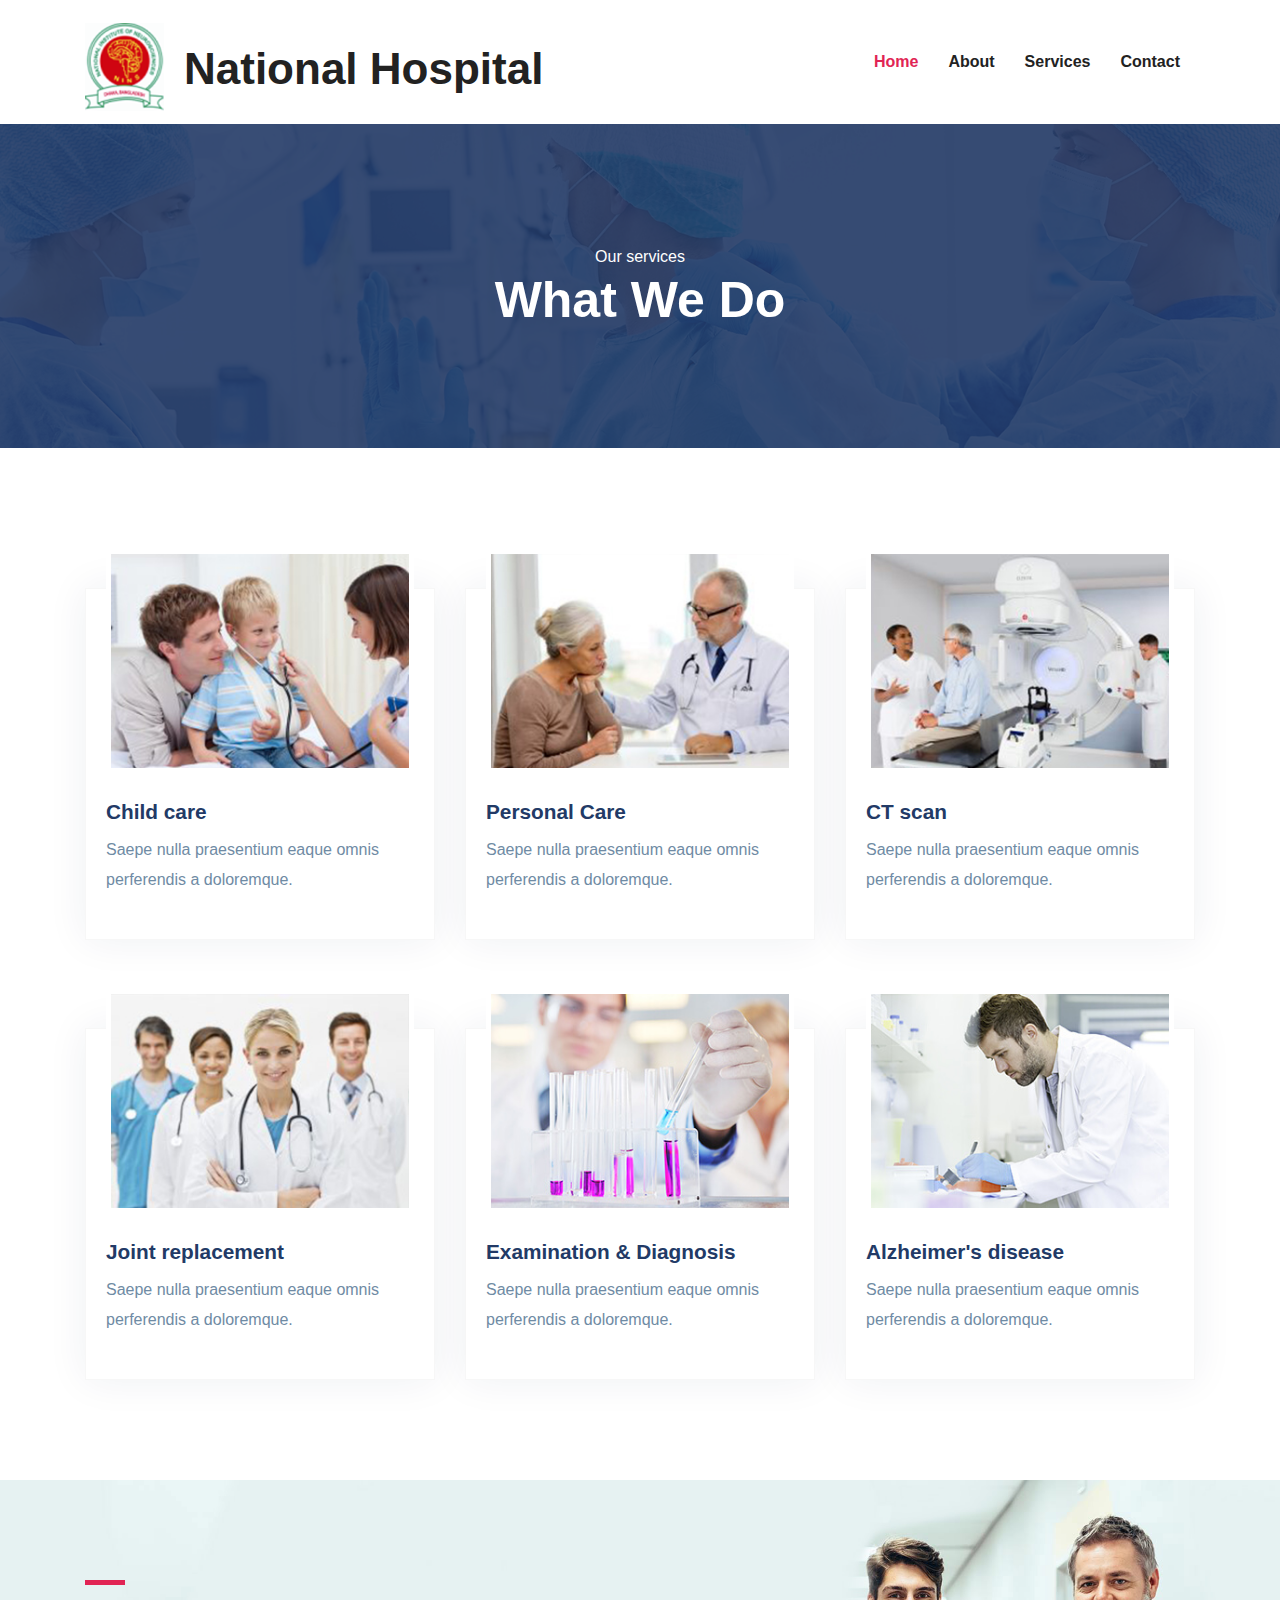
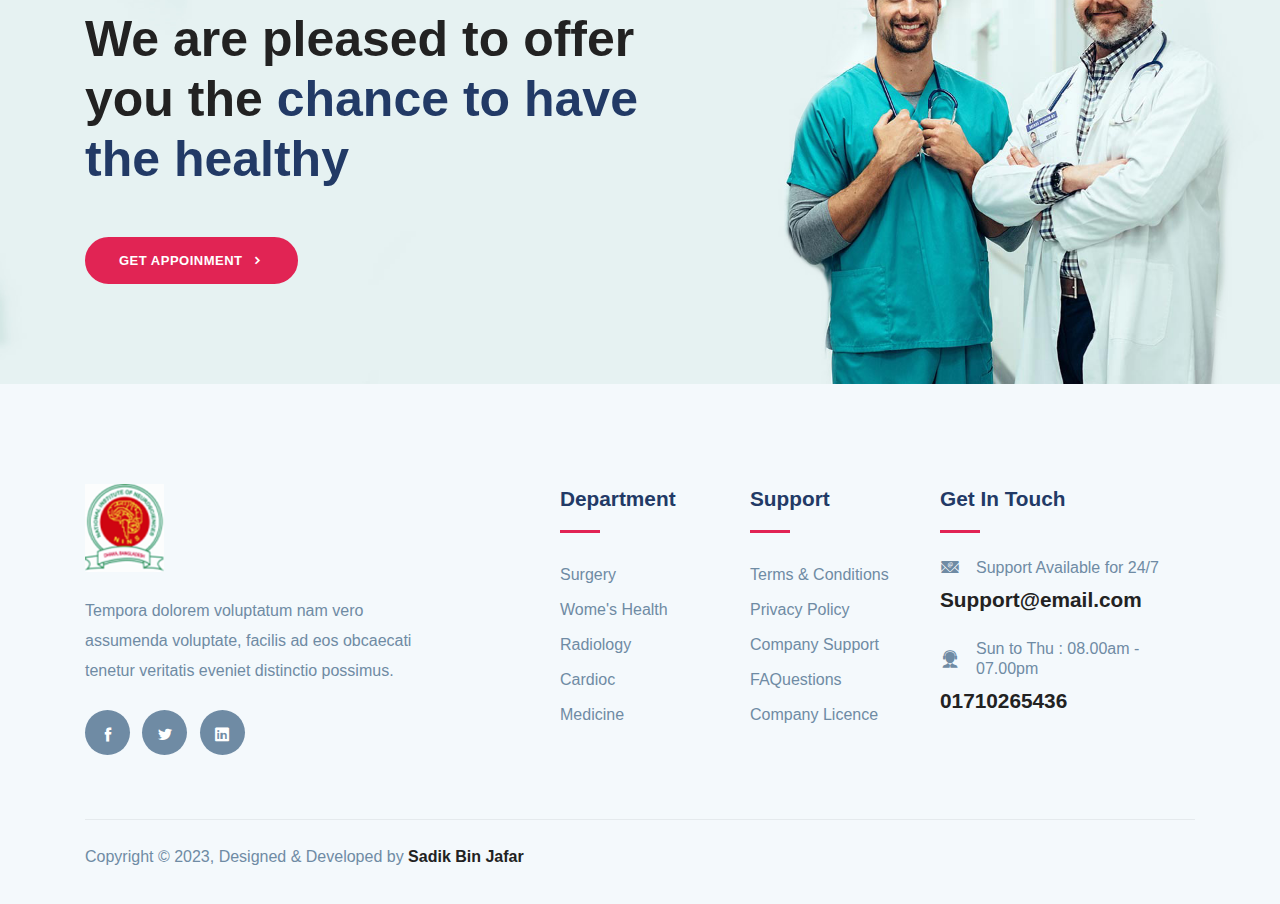
<file: service.html>
<!DOCTYPE html>
<html lang="en">
<head>
  <meta charset="utf-8">
  <title>Novena- Health Care &amp; Medical template</title>
  <meta http-equiv="X-UA-Compatible" content="IE=edge">
  <meta name="description" content="Health Care Medical Html5 Template">
  <meta name="viewport" content="width=device-width, initial-scale=1.0, maximum-scale=5.0">
  <meta name="author" content="Themefisher">
  <meta name="generator" content="Themefisher Novena HTML Template v1.0">
  <link rel="shortcut icon" type="image/x-icon" href="/images/favicon.png" />
  <link rel="stylesheet" href="plugins/bootstrap/bootstrap.min.css">
  <link rel="stylesheet" href="plugins/icofont/icofont.min.css">
  <link rel="stylesheet" href="plugins/slick-carousel/slick/slick.css">
  <link rel="stylesheet" href="plugins/slick-carousel/slick/slick-theme.css">
  <link rel="stylesheet" href="css/style.css">
</head>
<body id="top">
<header>
	<nav class="navbar navbar-expand-lg navigation" id="navbar">
		<div class="container">
			<a class="navbar-brand" href="index.html">
				<div class="National">
					<img src="images/logo.png" alt="" class="img-fluid">
				    <h2>National Hospital</h2>
				</div>
			</a>

			<button class="navbar-toggler collapsed" type="button" data-toggle="collapse" data-target="#navbarmain"
				aria-controls="navbarmain" aria-expanded="false" aria-label="Toggle navigation">
				<span class="icofont-navigation-menu"></span>
			</button>

			<div class="collapse navbar-collapse" id="navbarmain">
				<ul class="navbar-nav ml-auto">
					<li class="nav-item active"><a class="nav-link" href="index.html">Home</a></li>
					<li class="nav-item"><a class="nav-link" href="about.html">About</a></li>
					<li class="nav-item"><a class="nav-link" href="service.html">Services</a></li>
					<li class="nav-item"><a class="nav-link" href="contact.html">Contact</a></li>
				</ul>
			</div>
		</div>
	</nav>
</header>

<section class="page-title bg-1">
  <div class="overlay"></div>
  <div class="container">
    <div class="row">
      <div class="col-md-12">
        <div class="block text-center">
          <span class="text-white">Our services</span>
          <h1 class="text-capitalize mb-5 text-lg">What We Do</h1>

          <!-- <ul class="list-inline breadcumb-nav">
            <li class="list-inline-item"><a href="index.html" class="text-white">Home</a></li>
            <li class="list-inline-item"><span class="text-white">/</span></li>
            <li class="list-inline-item"><a href="#" class="text-white-50">Our services</a></li>
          </ul> -->
        </div>
      </div>
    </div>
  </div>
</section>


<section class="section service-2">
	<div class="container">
		<div class="row">
			<div class="col-lg-4 col-md-6 col-sm-6">
				<div class="service-block mb-5">
					<img src="images/service/service-1.jpg" alt="" class="img-fluid">
					<div class="content">
						<h4 class="mt-4 mb-2 title-color">Child care</h4>
						<p class="mb-4">Saepe nulla praesentium eaque omnis perferendis a doloremque.</p>
					</div>
				</div>
			</div>

			<div class="col-lg-4 col-md-6 col-sm-6">
				<div class="service-block mb-5">
					<img src="images/service/service-2.jpg" alt="" class="img-fluid">
					<div class="content">
						<h4 class="mt-4 mb-2  title-color">Personal Care</h4>
						<p class="mb-4">Saepe nulla praesentium eaque omnis perferendis a doloremque.</p>
					</div>
				</div>
			</div>
			
			<div class="col-lg-4 col-md-6 col-sm-6">
				<div class="service-block mb-5">
					<img src="images/service/service-3.jpg" alt="" class="img-fluid">
					<div class="content">
						<h4 class="mt-4 mb-2 title-color">CT scan</h4>
						<p class="mb-4">Saepe nulla praesentium eaque omnis perferendis a doloremque.</p>
					</div>
				</div>
			</div>


			<div class="col-lg-4 col-md-6 col-sm-6">
				<div class="service-block mb-5 mb-lg-0">
					<img src="images/service/service-4.jpg" alt="" class="img-fluid">
					<div class="content">
						<h4 class="mt-4 mb-2 title-color">Joint replacement</h4>
						<p class="mb-4">Saepe nulla praesentium eaque omnis perferendis a doloremque.</p>
					</div>
				</div>
			</div>

			<div class="col-lg-4 col-md-6 col-sm-6">
				<div class="service-block mb-5 mb-lg-0">
					<img src="images/service/service-6.jpg" alt="" class="img-fluid">
					<div class="content">
						<h4 class="mt-4 mb-2 title-color">Examination & Diagnosis</h4>
						<p class="mb-4">Saepe nulla praesentium eaque omnis perferendis a doloremque.</p>
					</div>
				</div>
			</div>
			
			<div class="col-lg-4 col-md-6 col-sm-6">
				<div class="service-block mb-5 mb-lg-0">
					<img src="images/service/service-8.jpg" alt="" class="img-fluid">
					<div class="content">
						<h4 class="mt-4 mb-2 title-color">Alzheimer's disease</h4>
						<p class="mb-4">Saepe nulla praesentium eaque omnis perferendis a doloremque.</p>
					</div>
				</div>
			</div>
		</div>
	</div>
</section>
<section class="section cta-page">
	<div class="container">
		<div class="row">
			<div class="col-lg-7">
				<div class="cta-content">
					<div class="divider mb-4"></div>
					<h2 class="mb-5 text-lg">We are pleased to offer you the <span class="title-color">chance to have the healthy</span></h2>
					<a href="#" class="btn btn-main-2 btn-round-full">Get appoinment<i class="icofont-simple-right  ml-2"></i></a>
				</div>
			</div>
		</div>
	</div>
</section>

<!-- footer Start -->
<footer class="footer section gray-bg">
	<div class="container">
		<div class="row">
			<div class="col-lg-4 mr-auto col-sm-6">
				<div class="widget mb-5 mb-lg-0">
					<div class="logo mb-4">
						<img src="images/logo.png" alt="" class="img-fluid">
					</div>
					<p>Tempora dolorem voluptatum nam vero assumenda voluptate, facilis ad eos obcaecati tenetur veritatis eveniet distinctio possimus.</p>

					<ul class="list-inline footer-socials mt-4">
						<li class="list-inline-item">
							<a href="https://www.facebook.com/profile.php?id=100082899475381"><i class="icofont-facebook"></i></a>
						</li>
						<li class="list-inline-item">
							<a href="#"><i class="icofont-twitter"></i></a>
						</li>
						<li class="list-inline-item">
							<a href="#"><i class="icofont-linkedin"></i></a>
						</li>
					</ul>
				</div>
			</div>

			<div class="col-lg-2 col-md-6 col-sm-6">
				<div class="widget mb-5 mb-lg-0">
					<h4 class="text-capitalize mb-3">Department</h4>
					<div class="divider mb-4"></div>

					<ul class="list-unstyled footer-menu lh-35">
						<li><a href="#!">Surgery </a></li>
						<li><a href="#!">Wome's Health</a></li>
						<li><a href="#!">Radiology</a></li>
						<li><a href="#!">Cardioc</a></li>
						<li><a href="#!">Medicine</a></li>
					</ul>
				</div>
			</div>

			<div class="col-lg-2 col-md-6 col-sm-6">
				<div class="widget mb-5 mb-lg-0">
					<h4 class="text-capitalize mb-3">Support</h4>
					<div class="divider mb-4"></div>

					<ul class="list-unstyled footer-menu lh-35">
						<li><a href="#!">Terms & Conditions</a></li>
						<li><a href="#!">Privacy Policy</a></li>
						<li><a href="#!">Company Support </a></li>
						<li><a href="#!">FAQuestions</a></li>
						<li><a href="#!">Company Licence</a></li>
					</ul>
				</div>
			</div>

			<div class="col-lg-3 col-md-6 col-sm-6">
				<div class="widget widget-contact mb-5 mb-lg-0">
					<h4 class="text-capitalize mb-3">Get in Touch</h4>
					<div class="divider mb-4"></div>

					<div class="footer-contact-block mb-4">
						<div class="icon d-flex align-items-center">
							<i class="icofont-email mr-3"></i>
							<span class="h6 mb-0">Support Available for 24/7</span>
						</div>
						<h4 class="mt-2"><a href="mailto:support@email.com">Support@email.com</a></h4>
					</div>

					<div class="footer-contact-block">
						<div class="icon d-flex align-items-center">
							<i class="icofont-support mr-3"></i>
							<span class="h6 mb-0">Sun to Thu : 08.00am - 07.00pm</span>
						</div>
						<h4 class="mt-2"><a href="tel:+23-345-67890">01710265436</a></h4>
					</div>
				</div>
			</div>
		</div>
		<div class="footer-btm py-4 mt-5">
			<div class="row align-items-center justify-content-between">
				<div class="col-lg-6">
					<div class="copyright">
						Copyright &copy; 2023, Designed &amp; Developed by <a href="https://themefisher.com/">Sadik Bin Jafar</a>
					</div>
				</div>
			</div>
			<div class="row">
				<div class="col-lg-4">
					<a class="backtop scroll-top-to" href="#top">
						<i class="icofont-long-arrow-up"></i>
					</a>
				</div>
			</div>
		</div>
	</div>
</footer>
    <script src="plugins/jquery/jquery.js"></script>
    <script src="plugins/bootstrap/bootstrap.min.js"></script>
    <script src="plugins/slick-carousel/slick/slick.min.js"></script>
    <script src="plugins/shuffle/shuffle.min.js"></script>
    <script src="js/script.js"></script>
  </body>
  </html>
</file>
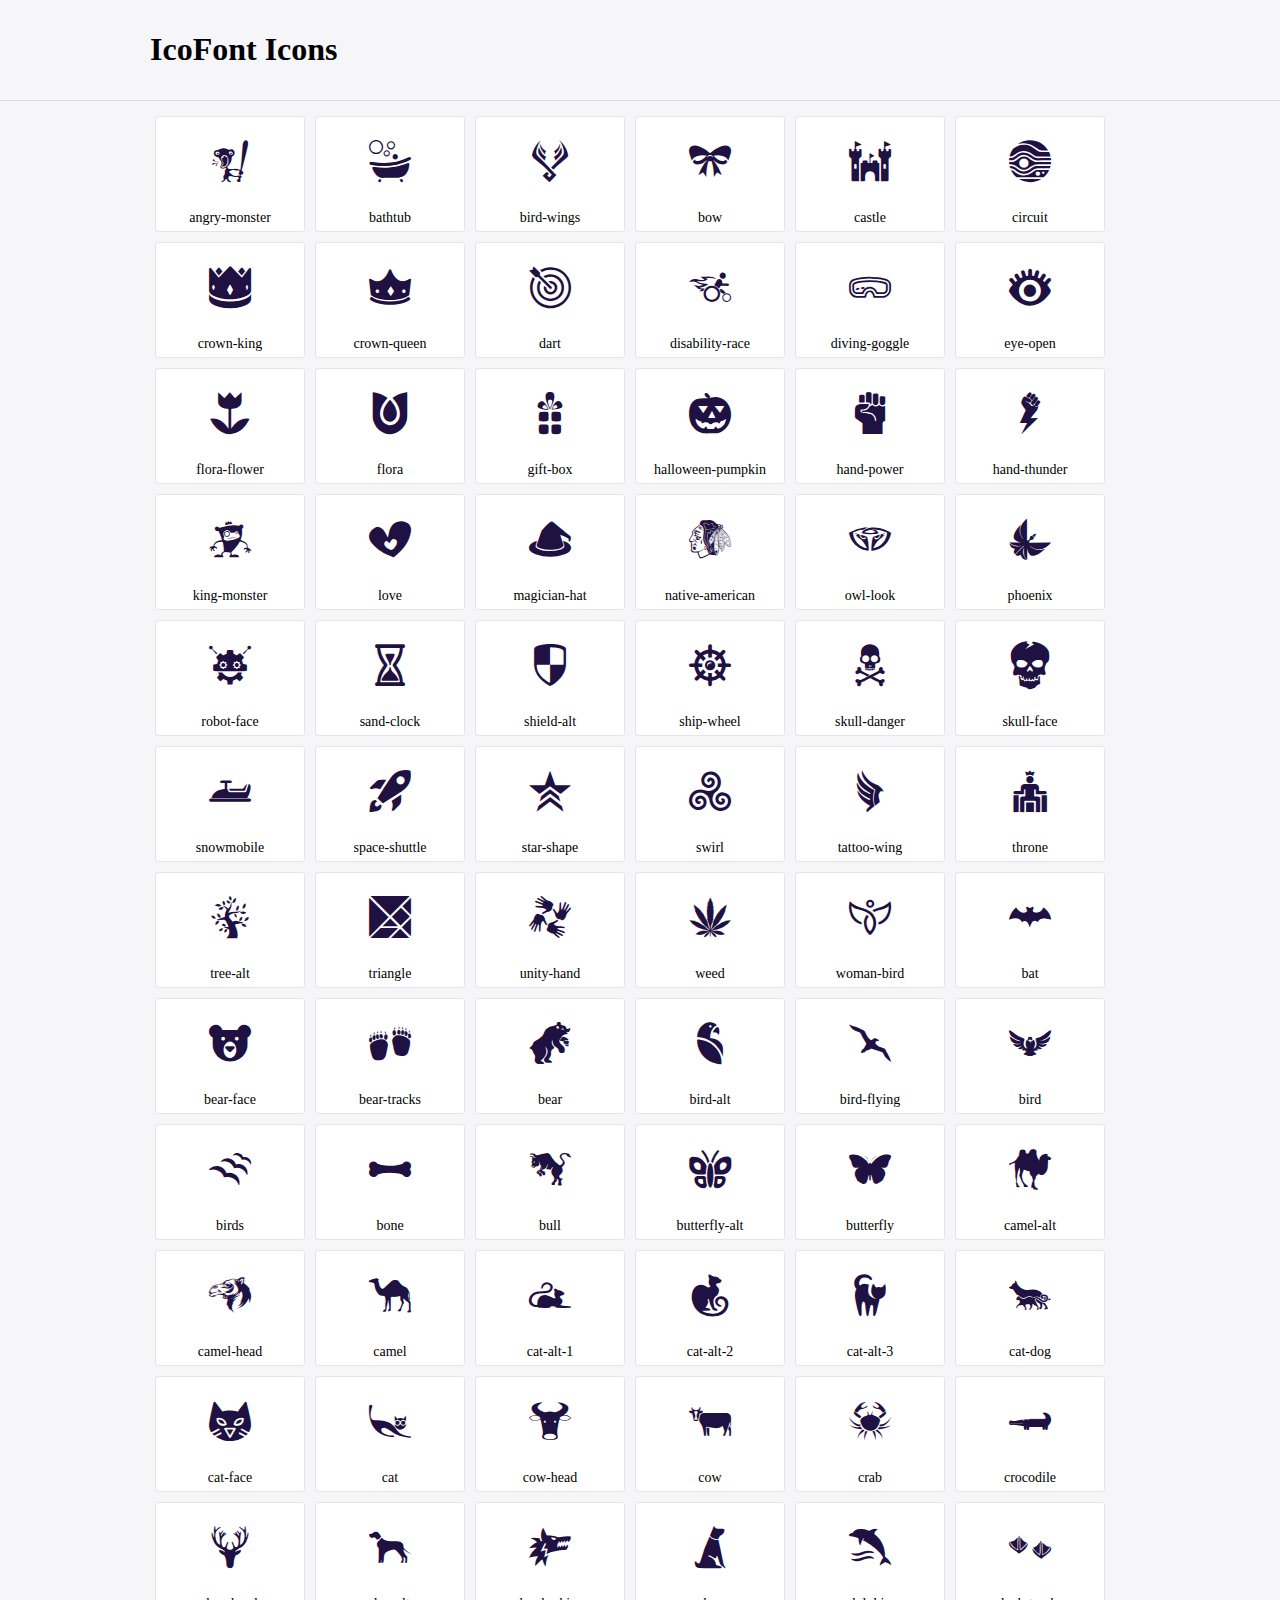
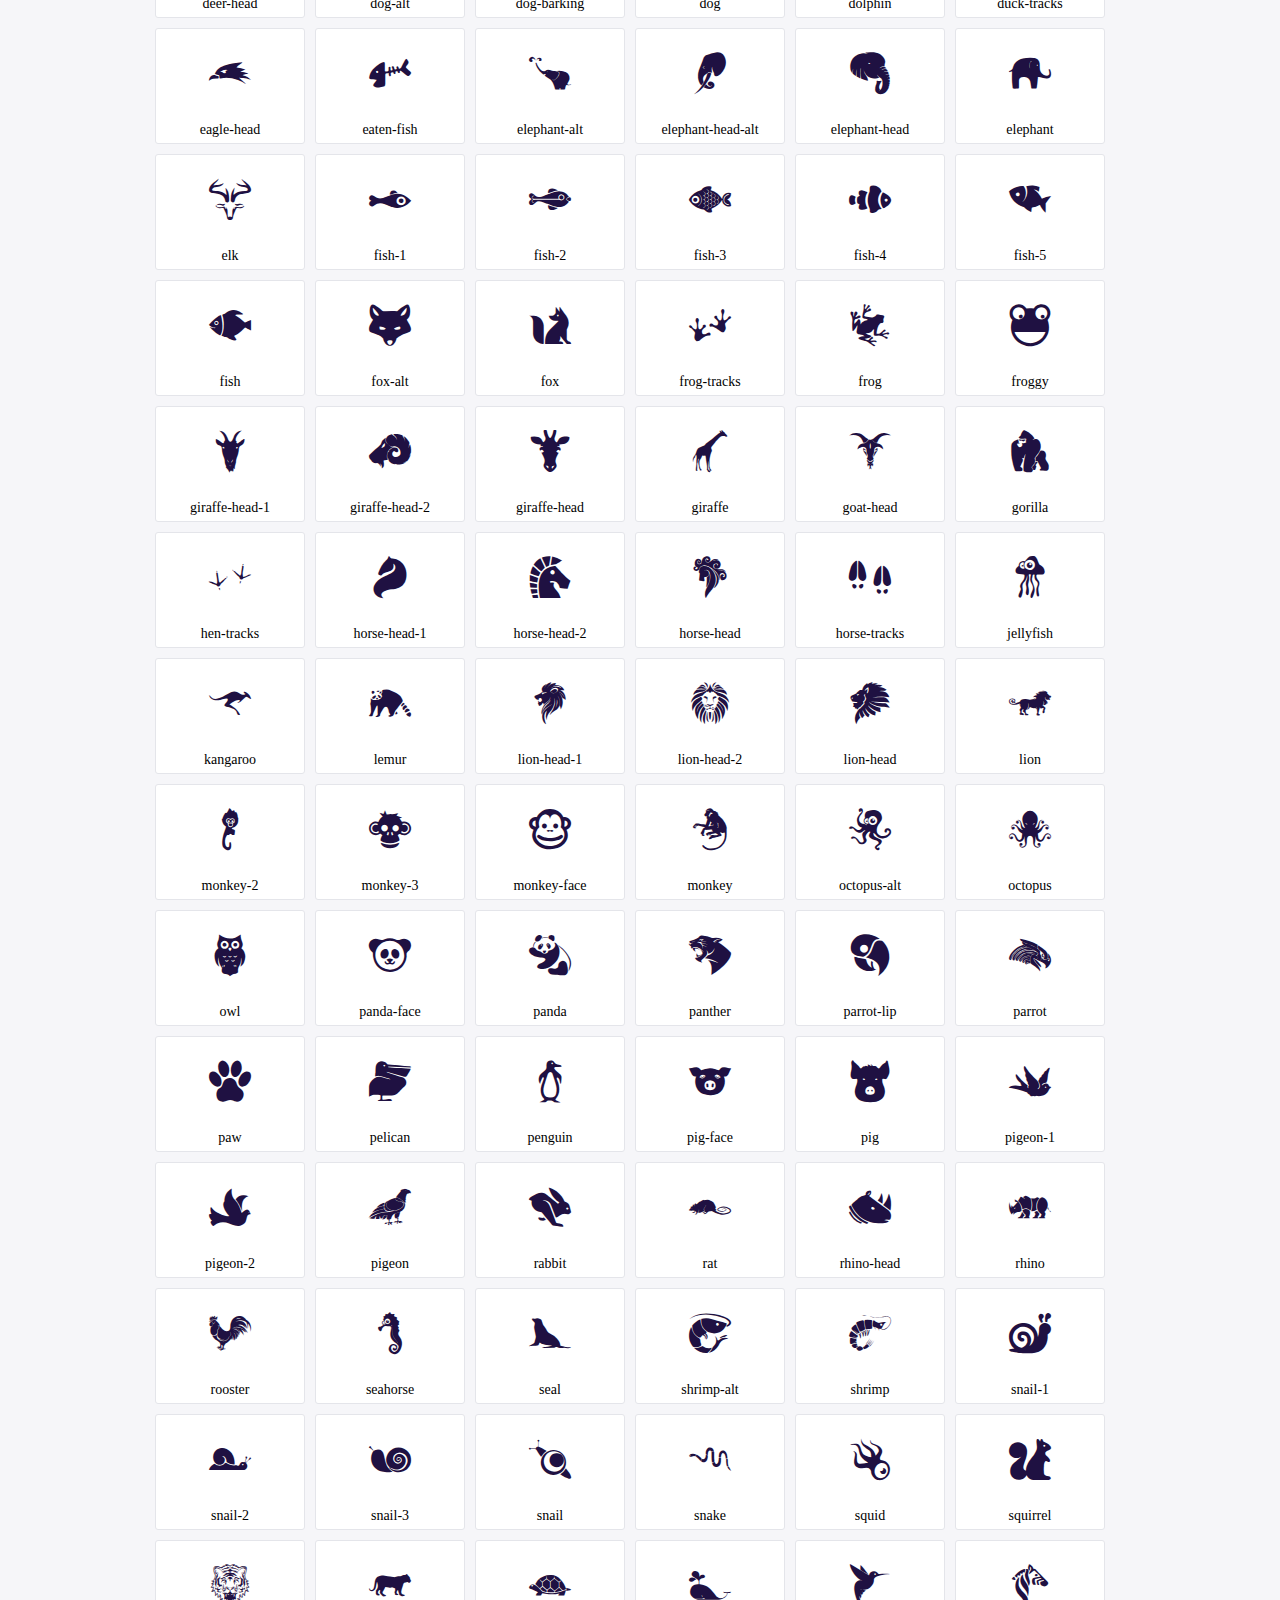
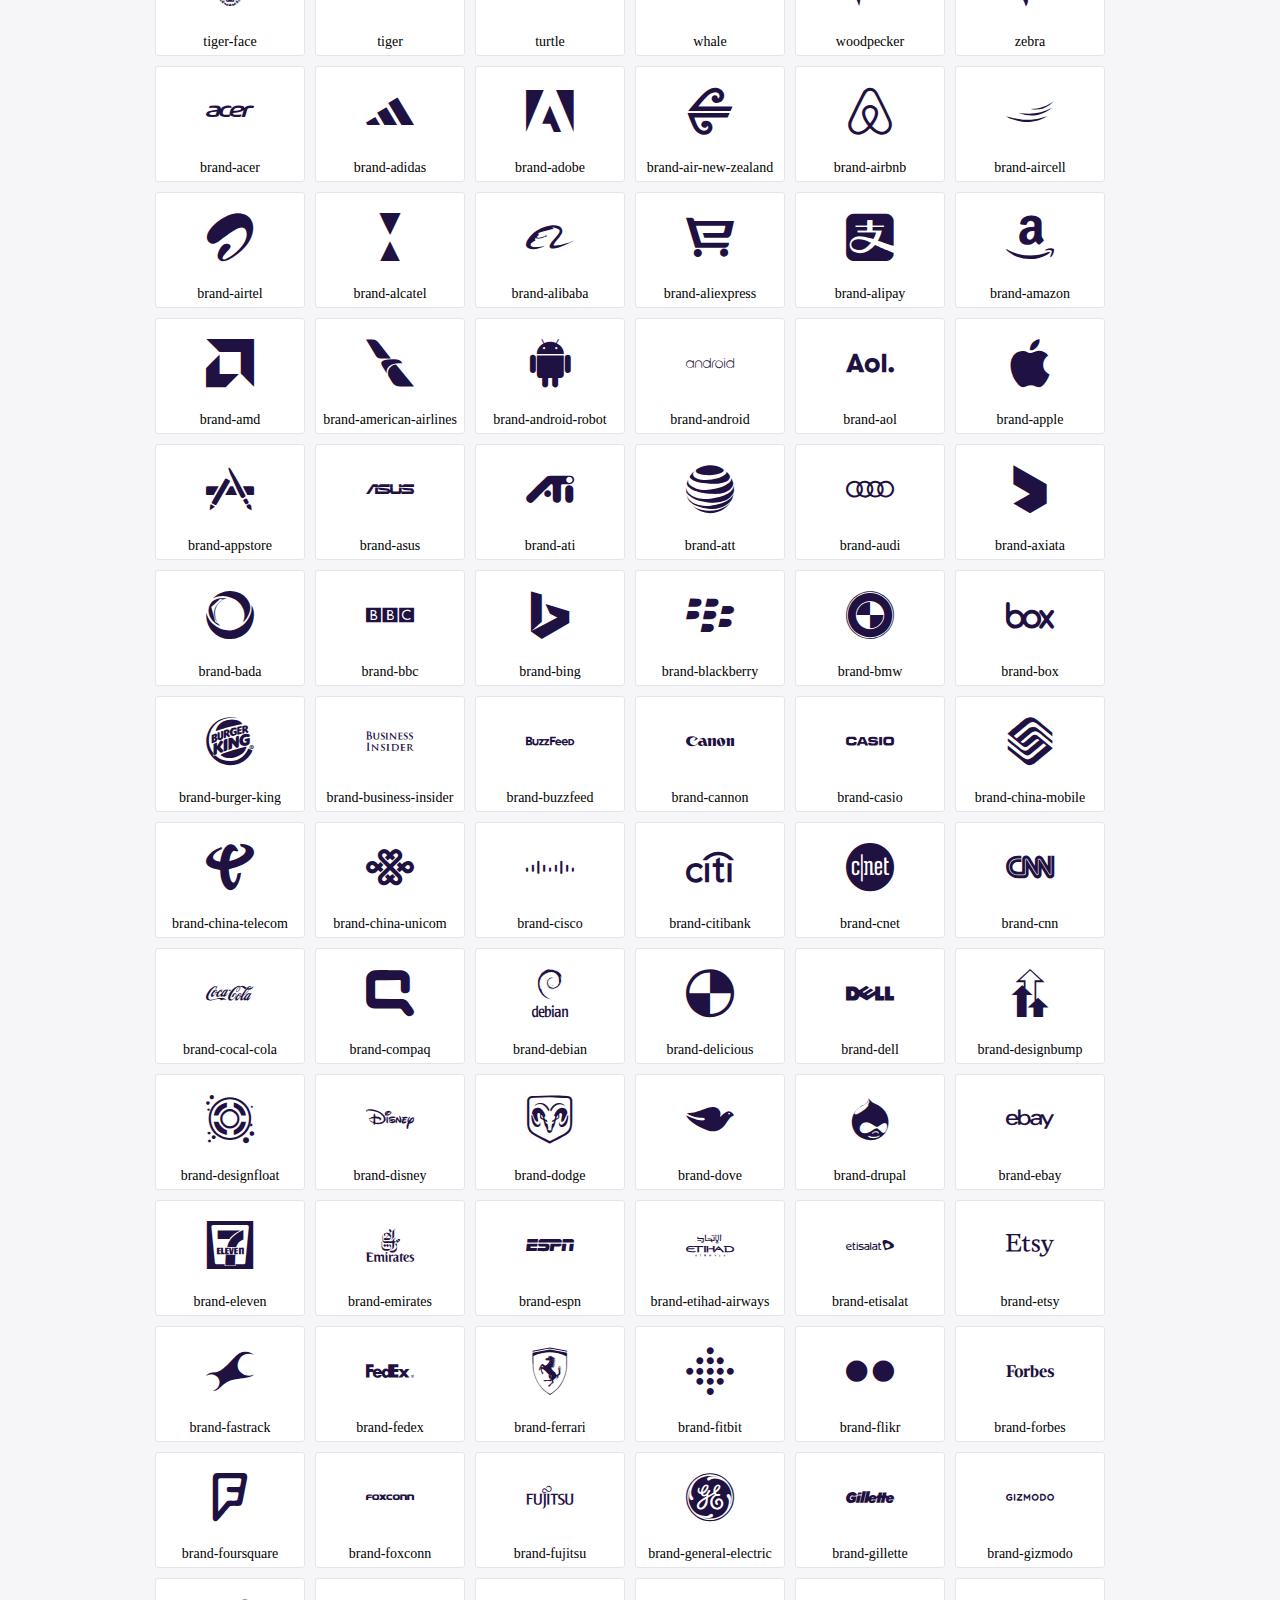
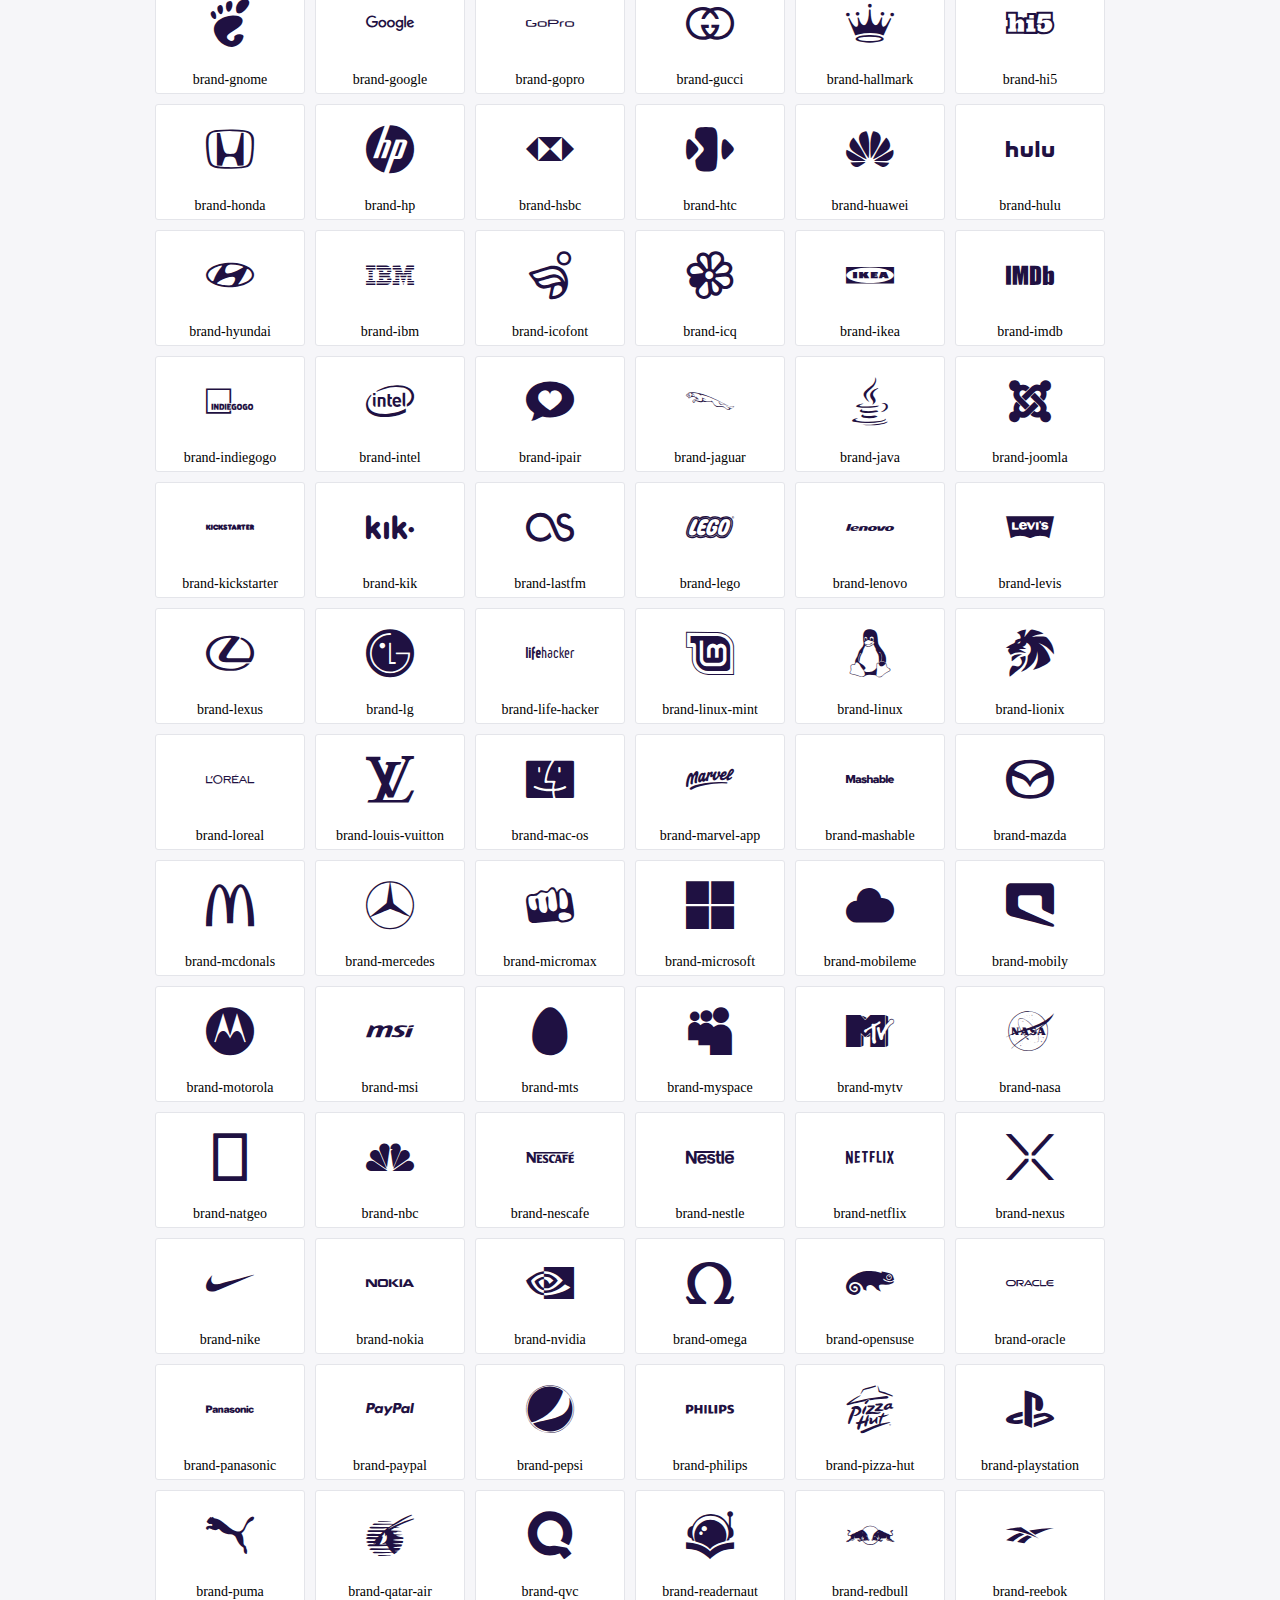
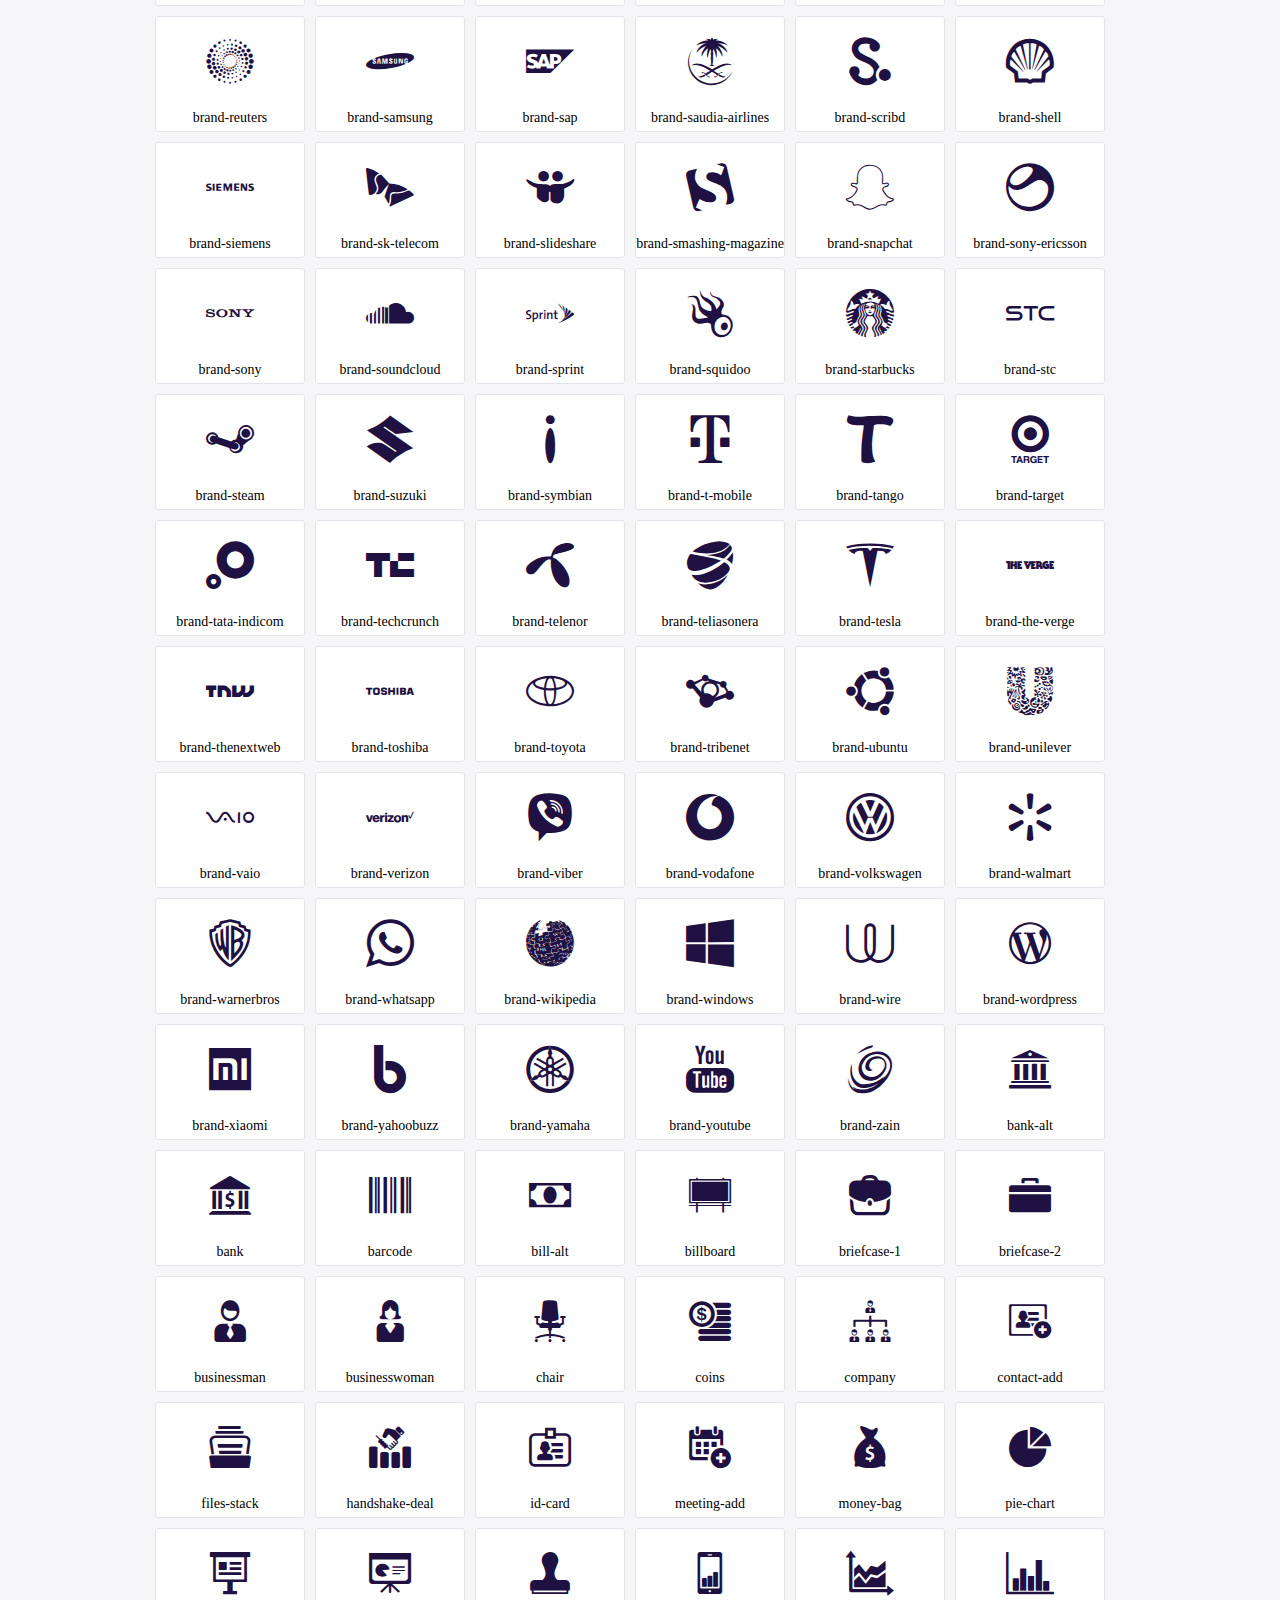
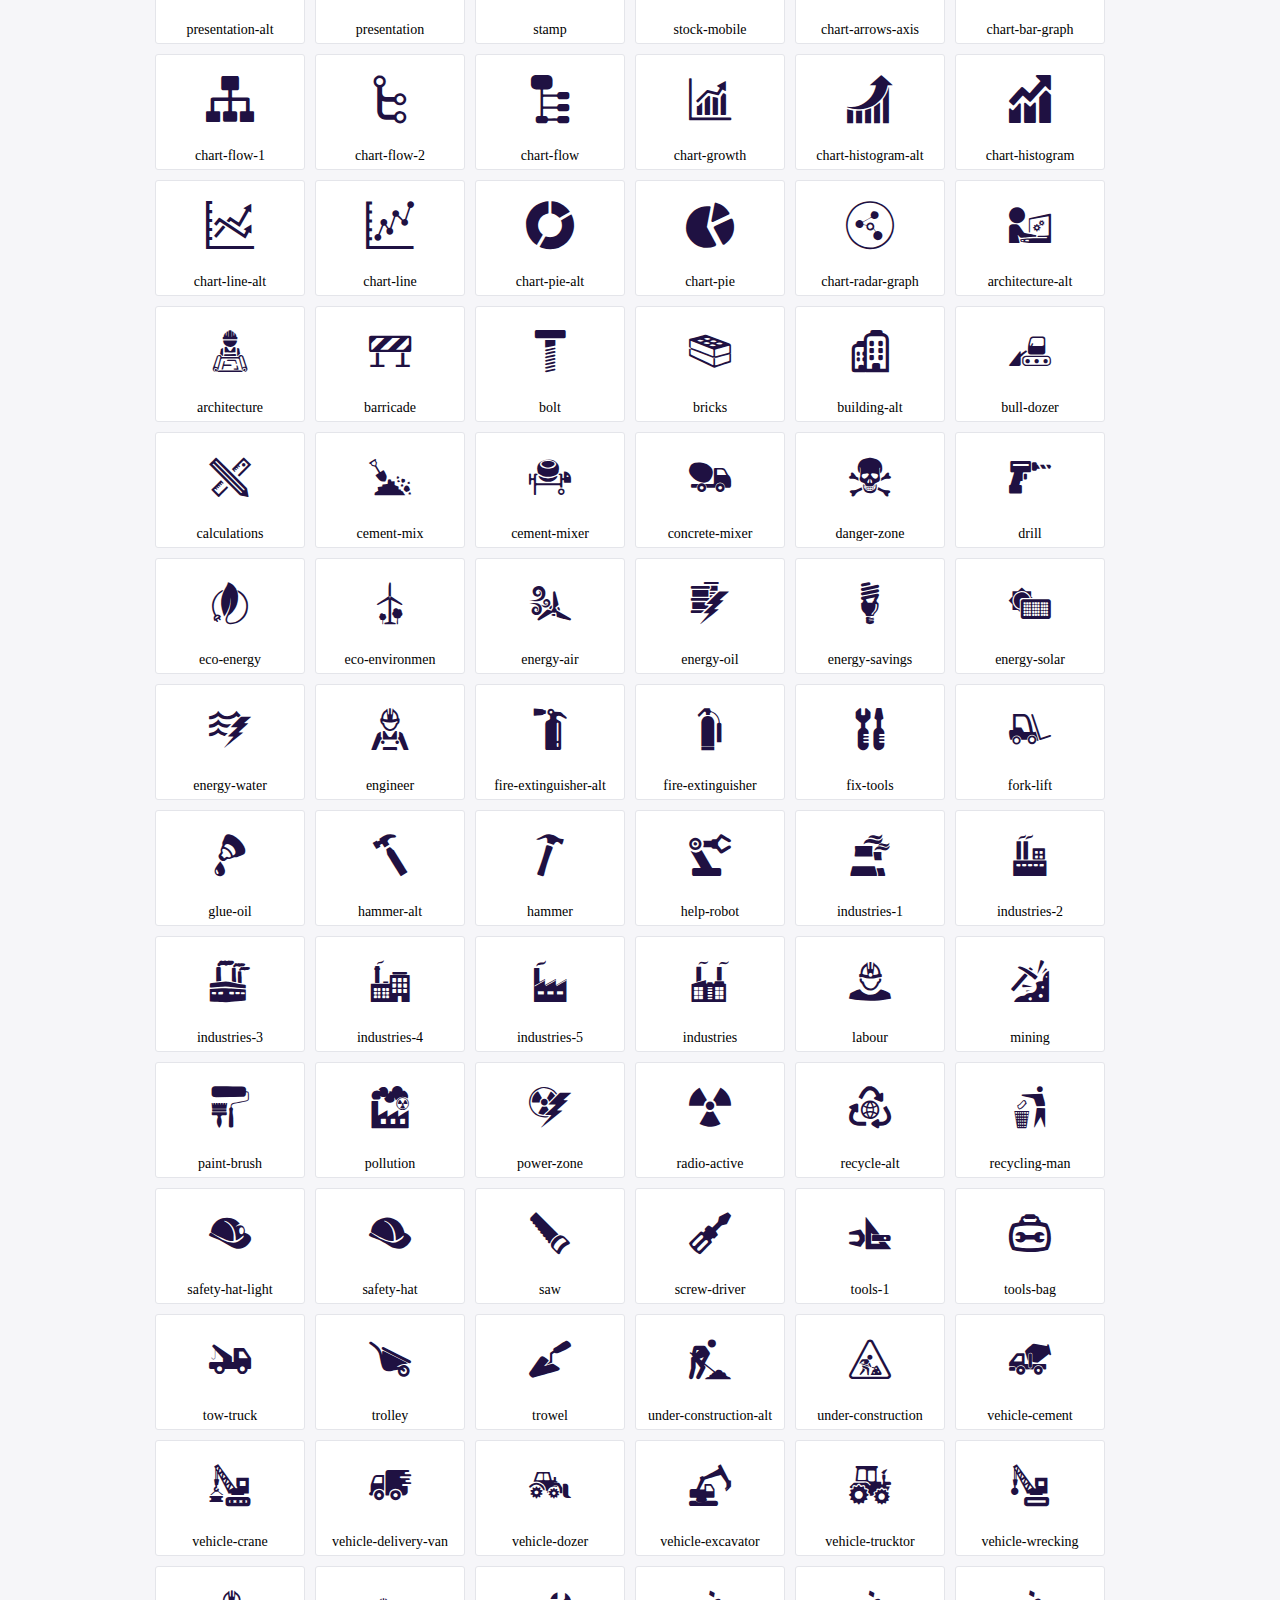
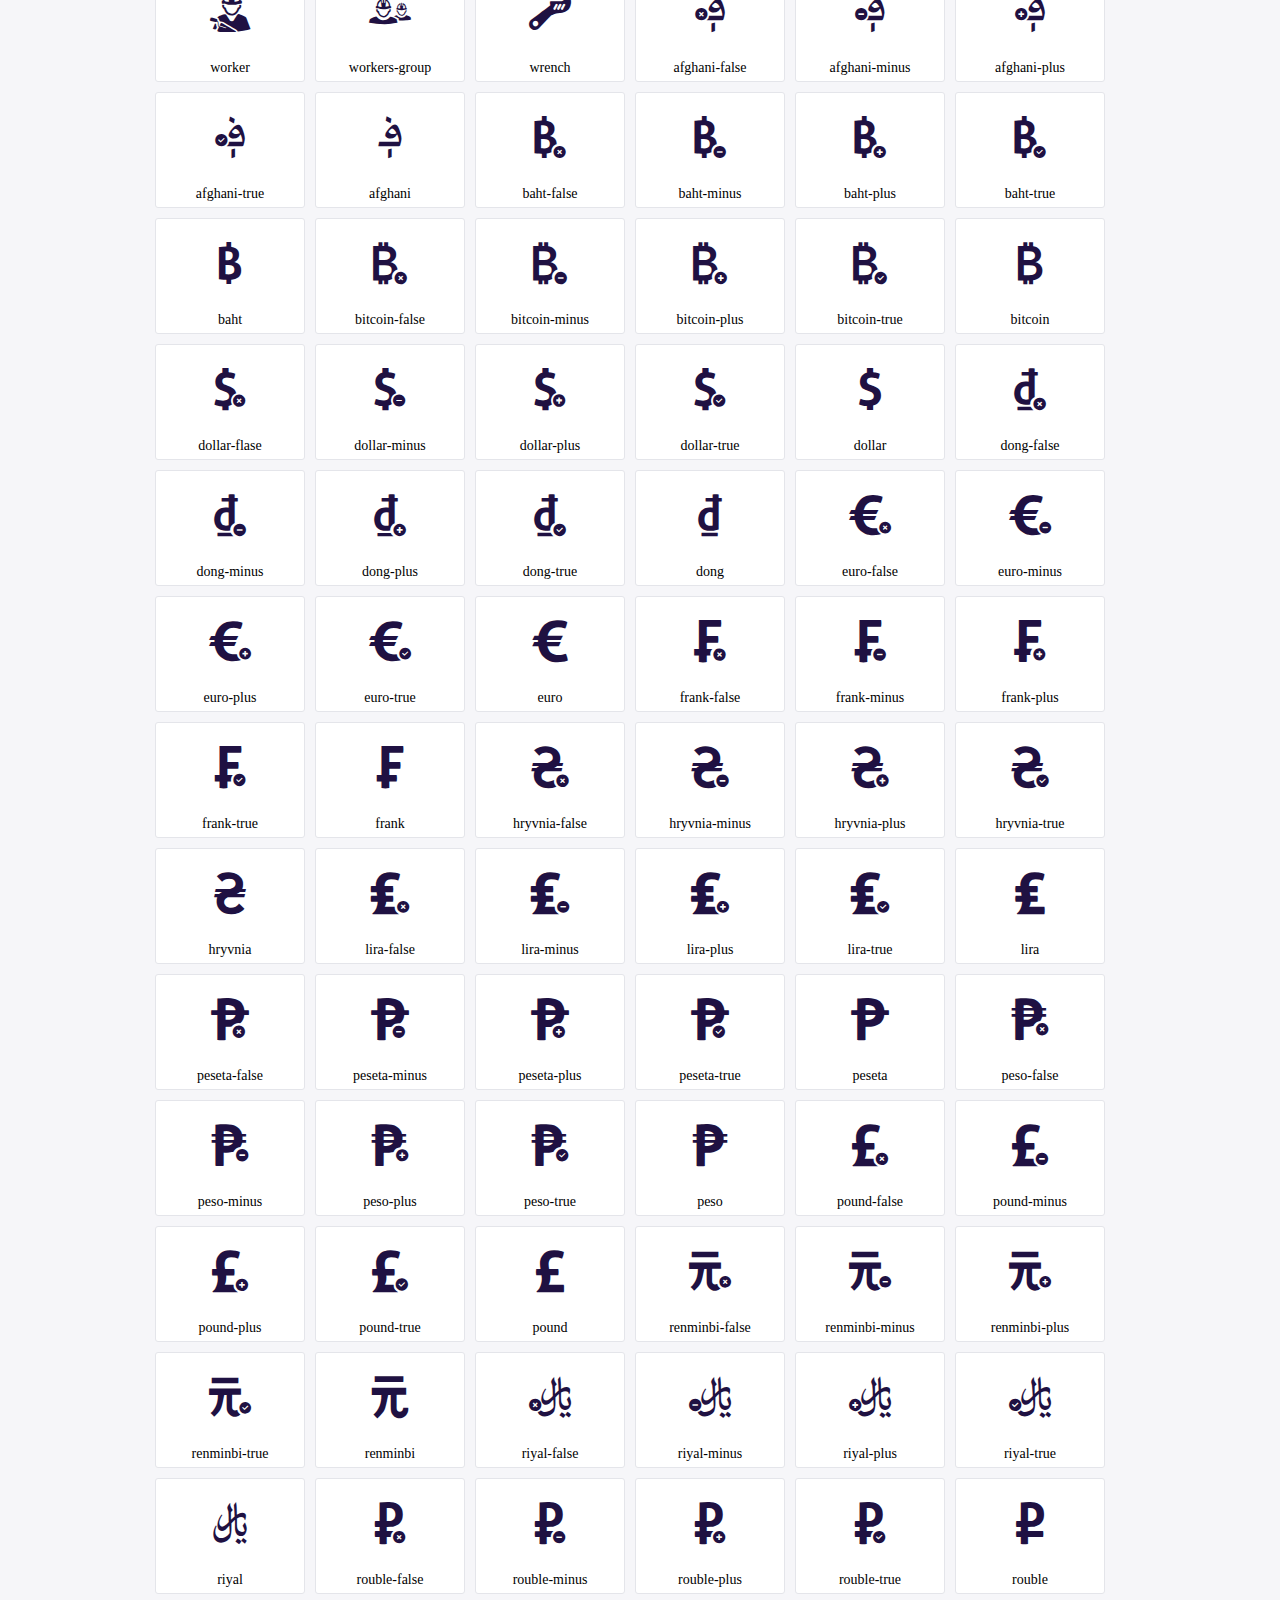
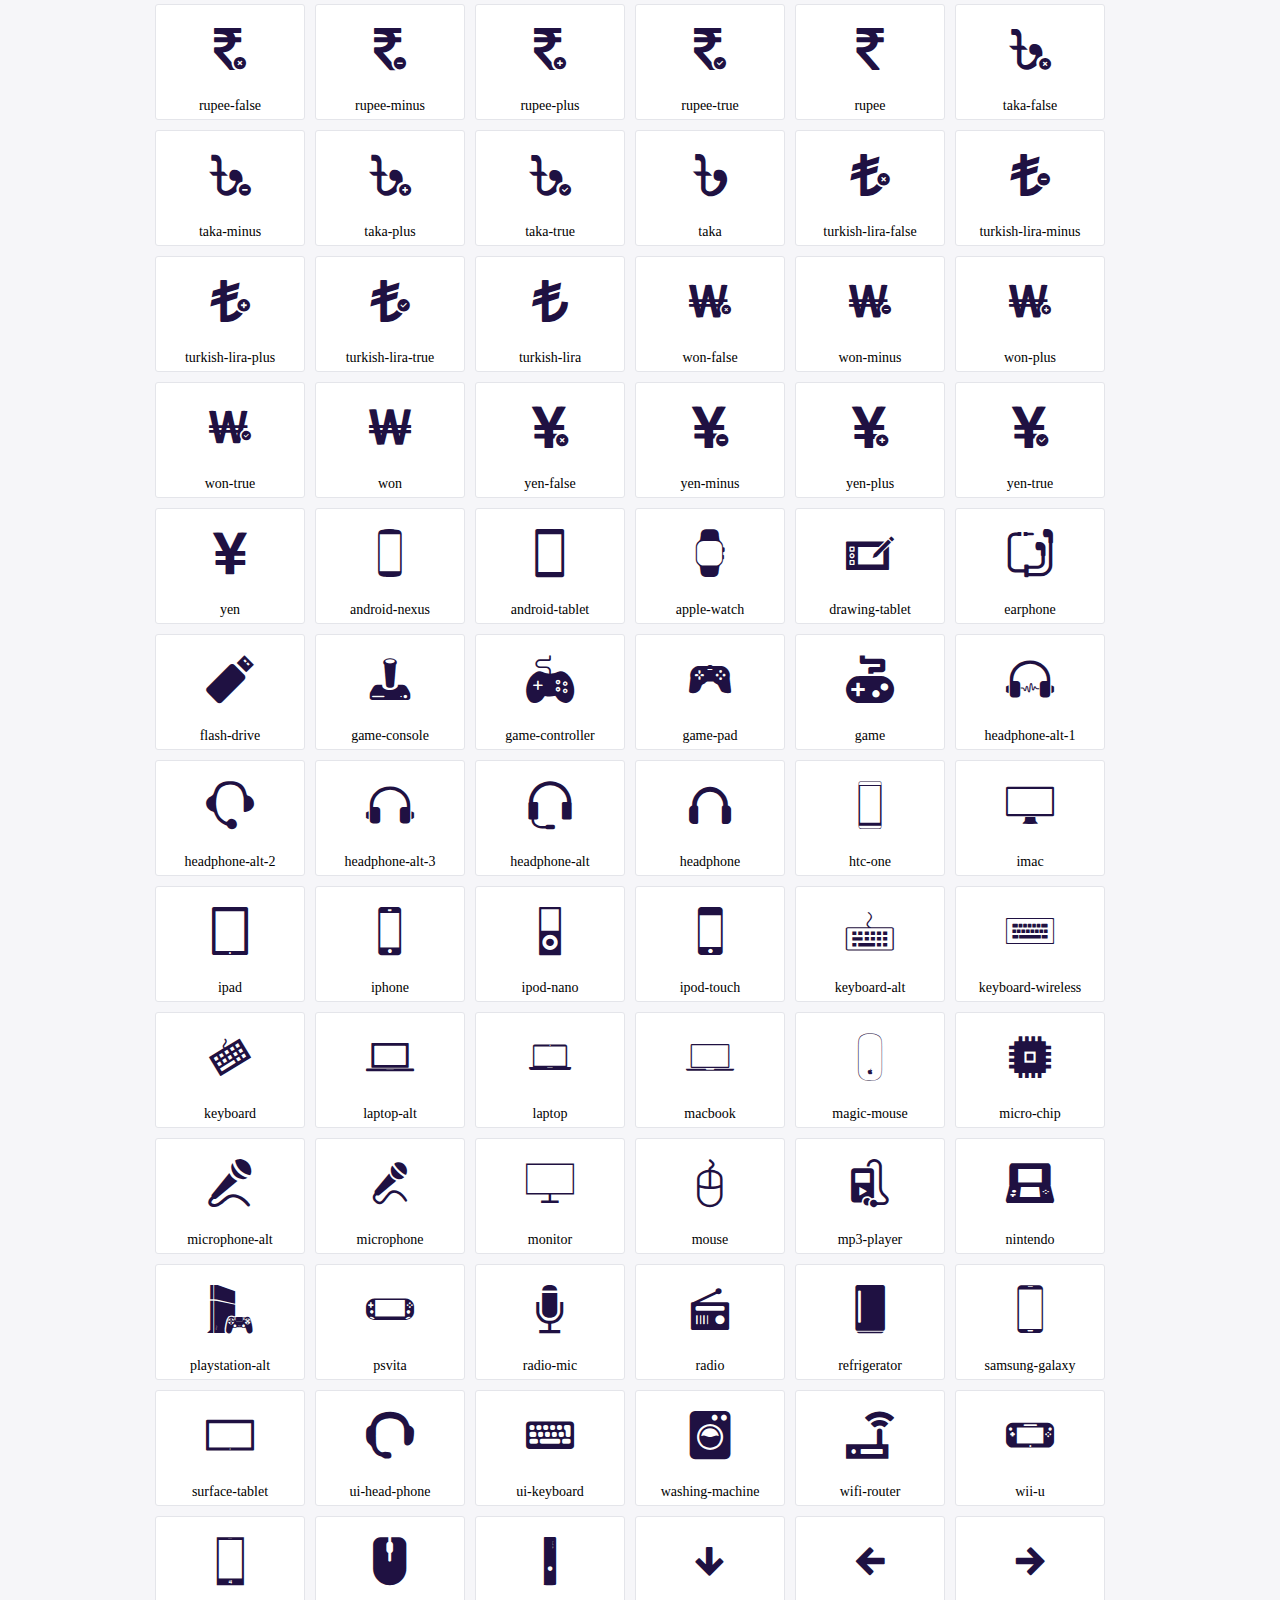
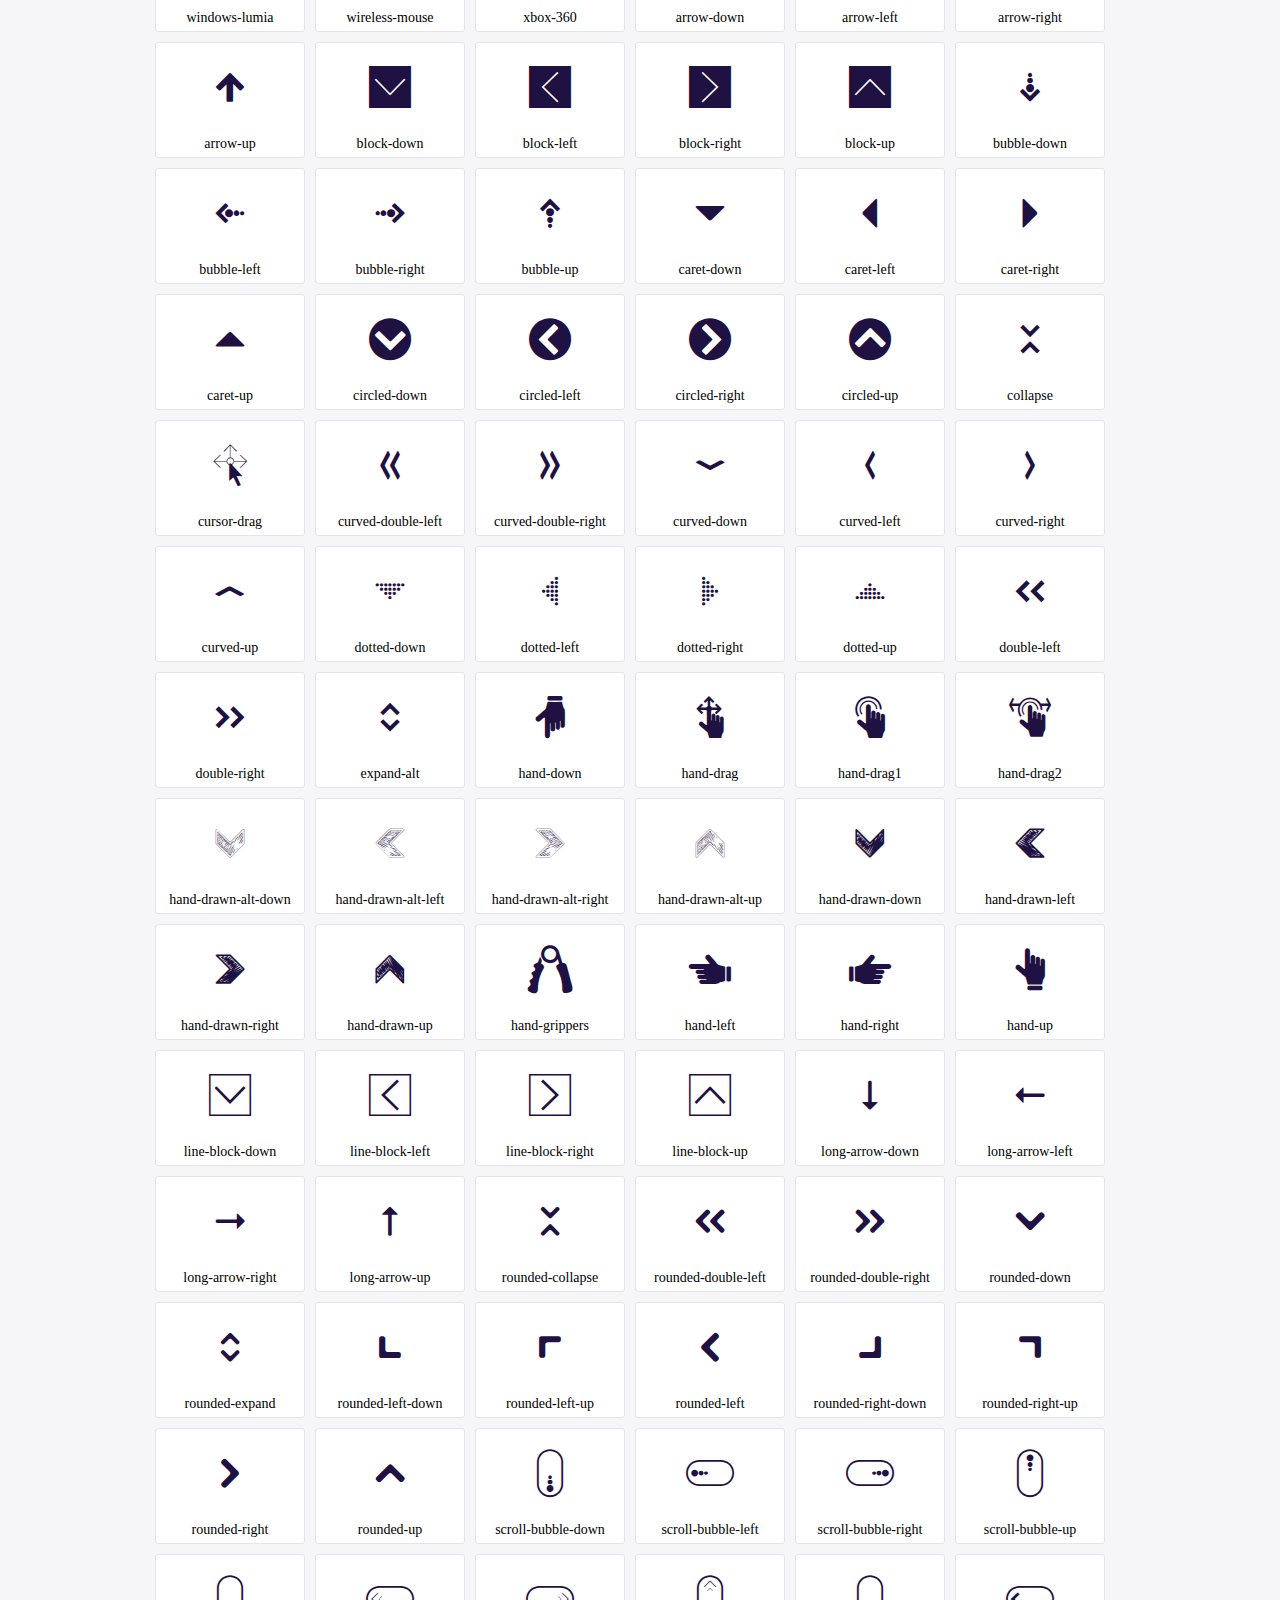
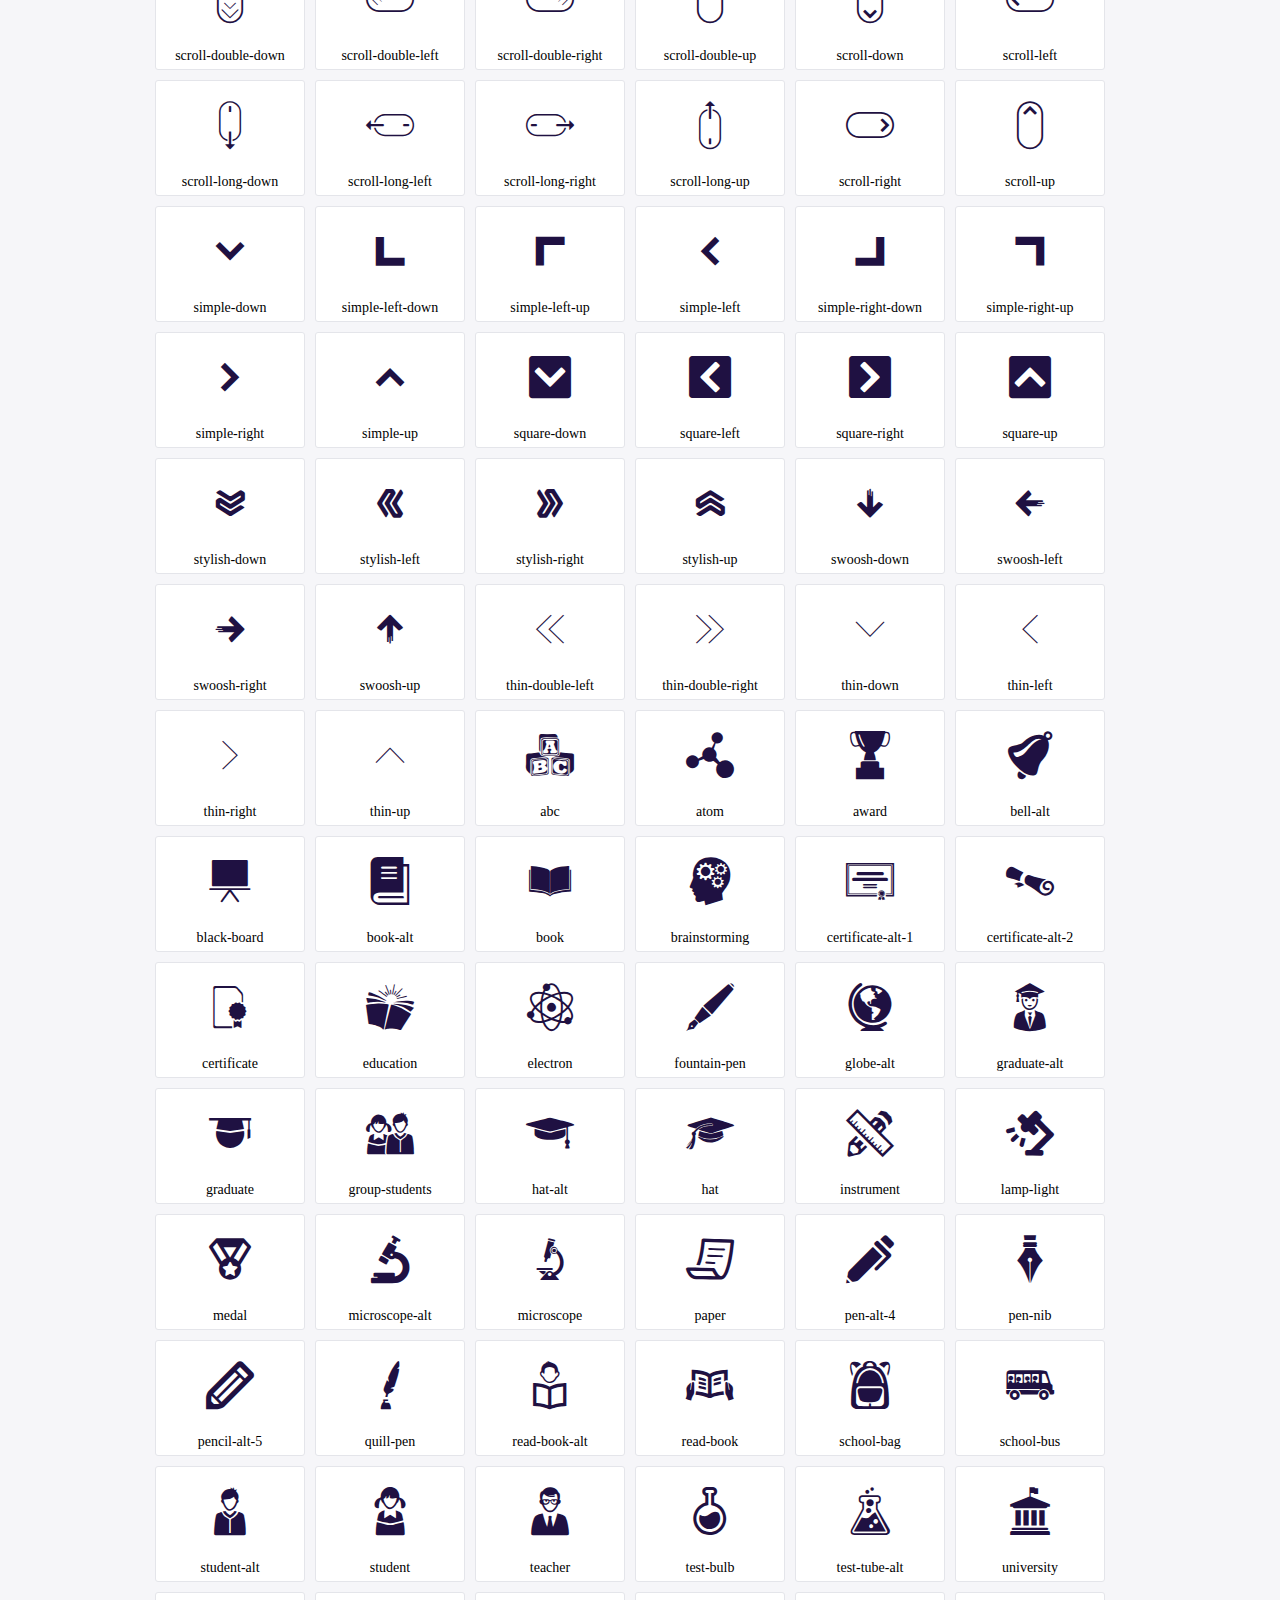
<file: plugins/icofont/demo.html>
<!DOCTYPE html>
	<html>
	<head>
		<meta charset="utf-8">
		<title>Examples | IcoFont</title>
		<link rel="stylesheet" type="text/css" href="./icofont.min.css">
		<style type="text/css">
			body {
				margin: 0;
				padding: 0;
				background: #F6F6F9;
			}
			.header {
				border-bottom: 1px solid #DCDCE1;
				padding: 10px 0;
				margin-bottom: 10px;
			}
			.container {
				width: 980px;
				margin: 0 auto;
			}
			.ico-title {
				font-size: 2em;
			}
			.iconlist {
				margin: 0;
				padding: 0;
				list-style: none;
				text-align: center;
				width: 100%;
				display: flex;
				flex-wrap: wrap;
				flex-direction: row;
			}
			.iconlist li {
				position: relative;
				margin: 5px;
				width: 150px;
				cursor: pointer;
			}
			.iconlist li .icon-holder {
				position: relative;
				text-align: center;
				border-radius: 3px;
				overflow: hidden;
				padding-bottom: 5px;
				background: #ffffff;
				border: 1px solid #E4E5EA;
				transition: all 0.2s linear 0s;
			}
			.iconlist li .icon-holder:hover {
				background: #00C3DA;
				color: #ffffff;
			}
			.iconlist li .icon-holder:hover .icon i {
				color: #ffffff;
			}
			.iconlist li .icon-holder .icon {
				padding: 20px;
				text-align: center;
			}
			.iconlist li .icon-holder .icon i {
				font-size: 3em;
				color: #1F1142;
			}
			.iconlist li .icon-holder span {
				font-size: 14px;
				display: block;
				margin-top: 5px;
				border-radius: 3px;
			}
		</style>
	</head>
	<body>
	<div class="header">
		<div class="container">
			<h1 class="ico-title"> IcoFont Icons </h1>
		</div>
	</div>
	<div class="container">
		<ul class="iconlist">
		
		<li>
			<div class="icon-holder">
				<div class="icon"> 
					<i class="icofont-angry-monster"></i>
				</div> 
				<span> angry-monster </span>
			</div>
		</li>
		
		<li>
			<div class="icon-holder">
				<div class="icon"> 
					<i class="icofont-bathtub"></i>
				</div> 
				<span> bathtub </span>
			</div>
		</li>
		
		<li>
			<div class="icon-holder">
				<div class="icon"> 
					<i class="icofont-bird-wings"></i>
				</div> 
				<span> bird-wings </span>
			</div>
		</li>
		
		<li>
			<div class="icon-holder">
				<div class="icon"> 
					<i class="icofont-bow"></i>
				</div> 
				<span> bow </span>
			</div>
		</li>
		
		<li>
			<div class="icon-holder">
				<div class="icon"> 
					<i class="icofont-castle"></i>
				</div> 
				<span> castle </span>
			</div>
		</li>
		
		<li>
			<div class="icon-holder">
				<div class="icon"> 
					<i class="icofont-circuit"></i>
				</div> 
				<span> circuit </span>
			</div>
		</li>
		
		<li>
			<div class="icon-holder">
				<div class="icon"> 
					<i class="icofont-crown-king"></i>
				</div> 
				<span> crown-king </span>
			</div>
		</li>
		
		<li>
			<div class="icon-holder">
				<div class="icon"> 
					<i class="icofont-crown-queen"></i>
				</div> 
				<span> crown-queen </span>
			</div>
		</li>
		
		<li>
			<div class="icon-holder">
				<div class="icon"> 
					<i class="icofont-dart"></i>
				</div> 
				<span> dart </span>
			</div>
		</li>
		
		<li>
			<div class="icon-holder">
				<div class="icon"> 
					<i class="icofont-disability-race"></i>
				</div> 
				<span> disability-race </span>
			</div>
		</li>
		
		<li>
			<div class="icon-holder">
				<div class="icon"> 
					<i class="icofont-diving-goggle"></i>
				</div> 
				<span> diving-goggle </span>
			</div>
		</li>
		
		<li>
			<div class="icon-holder">
				<div class="icon"> 
					<i class="icofont-eye-open"></i>
				</div> 
				<span> eye-open </span>
			</div>
		</li>
		
		<li>
			<div class="icon-holder">
				<div class="icon"> 
					<i class="icofont-flora-flower"></i>
				</div> 
				<span> flora-flower </span>
			</div>
		</li>
		
		<li>
			<div class="icon-holder">
				<div class="icon"> 
					<i class="icofont-flora"></i>
				</div> 
				<span> flora </span>
			</div>
		</li>
		
		<li>
			<div class="icon-holder">
				<div class="icon"> 
					<i class="icofont-gift-box"></i>
				</div> 
				<span> gift-box </span>
			</div>
		</li>
		
		<li>
			<div class="icon-holder">
				<div class="icon"> 
					<i class="icofont-halloween-pumpkin"></i>
				</div> 
				<span> halloween-pumpkin </span>
			</div>
		</li>
		
		<li>
			<div class="icon-holder">
				<div class="icon"> 
					<i class="icofont-hand-power"></i>
				</div> 
				<span> hand-power </span>
			</div>
		</li>
		
		<li>
			<div class="icon-holder">
				<div class="icon"> 
					<i class="icofont-hand-thunder"></i>
				</div> 
				<span> hand-thunder </span>
			</div>
		</li>
		
		<li>
			<div class="icon-holder">
				<div class="icon"> 
					<i class="icofont-king-monster"></i>
				</div> 
				<span> king-monster </span>
			</div>
		</li>
		
		<li>
			<div class="icon-holder">
				<div class="icon"> 
					<i class="icofont-love"></i>
				</div> 
				<span> love </span>
			</div>
		</li>
		
		<li>
			<div class="icon-holder">
				<div class="icon"> 
					<i class="icofont-magician-hat"></i>
				</div> 
				<span> magician-hat </span>
			</div>
		</li>
		
		<li>
			<div class="icon-holder">
				<div class="icon"> 
					<i class="icofont-native-american"></i>
				</div> 
				<span> native-american </span>
			</div>
		</li>
		
		<li>
			<div class="icon-holder">
				<div class="icon"> 
					<i class="icofont-owl-look"></i>
				</div> 
				<span> owl-look </span>
			</div>
		</li>
		
		<li>
			<div class="icon-holder">
				<div class="icon"> 
					<i class="icofont-phoenix"></i>
				</div> 
				<span> phoenix </span>
			</div>
		</li>
		
		<li>
			<div class="icon-holder">
				<div class="icon"> 
					<i class="icofont-robot-face"></i>
				</div> 
				<span> robot-face </span>
			</div>
		</li>
		
		<li>
			<div class="icon-holder">
				<div class="icon"> 
					<i class="icofont-sand-clock"></i>
				</div> 
				<span> sand-clock </span>
			</div>
		</li>
		
		<li>
			<div class="icon-holder">
				<div class="icon"> 
					<i class="icofont-shield-alt"></i>
				</div> 
				<span> shield-alt </span>
			</div>
		</li>
		
		<li>
			<div class="icon-holder">
				<div class="icon"> 
					<i class="icofont-ship-wheel"></i>
				</div> 
				<span> ship-wheel </span>
			</div>
		</li>
		
		<li>
			<div class="icon-holder">
				<div class="icon"> 
					<i class="icofont-skull-danger"></i>
				</div> 
				<span> skull-danger </span>
			</div>
		</li>
		
		<li>
			<div class="icon-holder">
				<div class="icon"> 
					<i class="icofont-skull-face"></i>
				</div> 
				<span> skull-face </span>
			</div>
		</li>
		
		<li>
			<div class="icon-holder">
				<div class="icon"> 
					<i class="icofont-snowmobile"></i>
				</div> 
				<span> snowmobile </span>
			</div>
		</li>
		
		<li>
			<div class="icon-holder">
				<div class="icon"> 
					<i class="icofont-space-shuttle"></i>
				</div> 
				<span> space-shuttle </span>
			</div>
		</li>
		
		<li>
			<div class="icon-holder">
				<div class="icon"> 
					<i class="icofont-star-shape"></i>
				</div> 
				<span> star-shape </span>
			</div>
		</li>
		
		<li>
			<div class="icon-holder">
				<div class="icon"> 
					<i class="icofont-swirl"></i>
				</div> 
				<span> swirl </span>
			</div>
		</li>
		
		<li>
			<div class="icon-holder">
				<div class="icon"> 
					<i class="icofont-tattoo-wing"></i>
				</div> 
				<span> tattoo-wing </span>
			</div>
		</li>
		
		<li>
			<div class="icon-holder">
				<div class="icon"> 
					<i class="icofont-throne"></i>
				</div> 
				<span> throne </span>
			</div>
		</li>
		
		<li>
			<div class="icon-holder">
				<div class="icon"> 
					<i class="icofont-tree-alt"></i>
				</div> 
				<span> tree-alt </span>
			</div>
		</li>
		
		<li>
			<div class="icon-holder">
				<div class="icon"> 
					<i class="icofont-triangle"></i>
				</div> 
				<span> triangle </span>
			</div>
		</li>
		
		<li>
			<div class="icon-holder">
				<div class="icon"> 
					<i class="icofont-unity-hand"></i>
				</div> 
				<span> unity-hand </span>
			</div>
		</li>
		
		<li>
			<div class="icon-holder">
				<div class="icon"> 
					<i class="icofont-weed"></i>
				</div> 
				<span> weed </span>
			</div>
		</li>
		
		<li>
			<div class="icon-holder">
				<div class="icon"> 
					<i class="icofont-woman-bird"></i>
				</div> 
				<span> woman-bird </span>
			</div>
		</li>
		
		<li>
			<div class="icon-holder">
				<div class="icon"> 
					<i class="icofont-bat"></i>
				</div> 
				<span> bat </span>
			</div>
		</li>
		
		<li>
			<div class="icon-holder">
				<div class="icon"> 
					<i class="icofont-bear-face"></i>
				</div> 
				<span> bear-face </span>
			</div>
		</li>
		
		<li>
			<div class="icon-holder">
				<div class="icon"> 
					<i class="icofont-bear-tracks"></i>
				</div> 
				<span> bear-tracks </span>
			</div>
		</li>
		
		<li>
			<div class="icon-holder">
				<div class="icon"> 
					<i class="icofont-bear"></i>
				</div> 
				<span> bear </span>
			</div>
		</li>
		
		<li>
			<div class="icon-holder">
				<div class="icon"> 
					<i class="icofont-bird-alt"></i>
				</div> 
				<span> bird-alt </span>
			</div>
		</li>
		
		<li>
			<div class="icon-holder">
				<div class="icon"> 
					<i class="icofont-bird-flying"></i>
				</div> 
				<span> bird-flying </span>
			</div>
		</li>
		
		<li>
			<div class="icon-holder">
				<div class="icon"> 
					<i class="icofont-bird"></i>
				</div> 
				<span> bird </span>
			</div>
		</li>
		
		<li>
			<div class="icon-holder">
				<div class="icon"> 
					<i class="icofont-birds"></i>
				</div> 
				<span> birds </span>
			</div>
		</li>
		
		<li>
			<div class="icon-holder">
				<div class="icon"> 
					<i class="icofont-bone"></i>
				</div> 
				<span> bone </span>
			</div>
		</li>
		
		<li>
			<div class="icon-holder">
				<div class="icon"> 
					<i class="icofont-bull"></i>
				</div> 
				<span> bull </span>
			</div>
		</li>
		
		<li>
			<div class="icon-holder">
				<div class="icon"> 
					<i class="icofont-butterfly-alt"></i>
				</div> 
				<span> butterfly-alt </span>
			</div>
		</li>
		
		<li>
			<div class="icon-holder">
				<div class="icon"> 
					<i class="icofont-butterfly"></i>
				</div> 
				<span> butterfly </span>
			</div>
		</li>
		
		<li>
			<div class="icon-holder">
				<div class="icon"> 
					<i class="icofont-camel-alt"></i>
				</div> 
				<span> camel-alt </span>
			</div>
		</li>
		
		<li>
			<div class="icon-holder">
				<div class="icon"> 
					<i class="icofont-camel-head"></i>
				</div> 
				<span> camel-head </span>
			</div>
		</li>
		
		<li>
			<div class="icon-holder">
				<div class="icon"> 
					<i class="icofont-camel"></i>
				</div> 
				<span> camel </span>
			</div>
		</li>
		
		<li>
			<div class="icon-holder">
				<div class="icon"> 
					<i class="icofont-cat-alt-1"></i>
				</div> 
				<span> cat-alt-1 </span>
			</div>
		</li>
		
		<li>
			<div class="icon-holder">
				<div class="icon"> 
					<i class="icofont-cat-alt-2"></i>
				</div> 
				<span> cat-alt-2 </span>
			</div>
		</li>
		
		<li>
			<div class="icon-holder">
				<div class="icon"> 
					<i class="icofont-cat-alt-3"></i>
				</div> 
				<span> cat-alt-3 </span>
			</div>
		</li>
		
		<li>
			<div class="icon-holder">
				<div class="icon"> 
					<i class="icofont-cat-dog"></i>
				</div> 
				<span> cat-dog </span>
			</div>
		</li>
		
		<li>
			<div class="icon-holder">
				<div class="icon"> 
					<i class="icofont-cat-face"></i>
				</div> 
				<span> cat-face </span>
			</div>
		</li>
		
		<li>
			<div class="icon-holder">
				<div class="icon"> 
					<i class="icofont-cat"></i>
				</div> 
				<span> cat </span>
			</div>
		</li>
		
		<li>
			<div class="icon-holder">
				<div class="icon"> 
					<i class="icofont-cow-head"></i>
				</div> 
				<span> cow-head </span>
			</div>
		</li>
		
		<li>
			<div class="icon-holder">
				<div class="icon"> 
					<i class="icofont-cow"></i>
				</div> 
				<span> cow </span>
			</div>
		</li>
		
		<li>
			<div class="icon-holder">
				<div class="icon"> 
					<i class="icofont-crab"></i>
				</div> 
				<span> crab </span>
			</div>
		</li>
		
		<li>
			<div class="icon-holder">
				<div class="icon"> 
					<i class="icofont-crocodile"></i>
				</div> 
				<span> crocodile </span>
			</div>
		</li>
		
		<li>
			<div class="icon-holder">
				<div class="icon"> 
					<i class="icofont-deer-head"></i>
				</div> 
				<span> deer-head </span>
			</div>
		</li>
		
		<li>
			<div class="icon-holder">
				<div class="icon"> 
					<i class="icofont-dog-alt"></i>
				</div> 
				<span> dog-alt </span>
			</div>
		</li>
		
		<li>
			<div class="icon-holder">
				<div class="icon"> 
					<i class="icofont-dog-barking"></i>
				</div> 
				<span> dog-barking </span>
			</div>
		</li>
		
		<li>
			<div class="icon-holder">
				<div class="icon"> 
					<i class="icofont-dog"></i>
				</div> 
				<span> dog </span>
			</div>
		</li>
		
		<li>
			<div class="icon-holder">
				<div class="icon"> 
					<i class="icofont-dolphin"></i>
				</div> 
				<span> dolphin </span>
			</div>
		</li>
		
		<li>
			<div class="icon-holder">
				<div class="icon"> 
					<i class="icofont-duck-tracks"></i>
				</div> 
				<span> duck-tracks </span>
			</div>
		</li>
		
		<li>
			<div class="icon-holder">
				<div class="icon"> 
					<i class="icofont-eagle-head"></i>
				</div> 
				<span> eagle-head </span>
			</div>
		</li>
		
		<li>
			<div class="icon-holder">
				<div class="icon"> 
					<i class="icofont-eaten-fish"></i>
				</div> 
				<span> eaten-fish </span>
			</div>
		</li>
		
		<li>
			<div class="icon-holder">
				<div class="icon"> 
					<i class="icofont-elephant-alt"></i>
				</div> 
				<span> elephant-alt </span>
			</div>
		</li>
		
		<li>
			<div class="icon-holder">
				<div class="icon"> 
					<i class="icofont-elephant-head-alt"></i>
				</div> 
				<span> elephant-head-alt </span>
			</div>
		</li>
		
		<li>
			<div class="icon-holder">
				<div class="icon"> 
					<i class="icofont-elephant-head"></i>
				</div> 
				<span> elephant-head </span>
			</div>
		</li>
		
		<li>
			<div class="icon-holder">
				<div class="icon"> 
					<i class="icofont-elephant"></i>
				</div> 
				<span> elephant </span>
			</div>
		</li>
		
		<li>
			<div class="icon-holder">
				<div class="icon"> 
					<i class="icofont-elk"></i>
				</div> 
				<span> elk </span>
			</div>
		</li>
		
		<li>
			<div class="icon-holder">
				<div class="icon"> 
					<i class="icofont-fish-1"></i>
				</div> 
				<span> fish-1 </span>
			</div>
		</li>
		
		<li>
			<div class="icon-holder">
				<div class="icon"> 
					<i class="icofont-fish-2"></i>
				</div> 
				<span> fish-2 </span>
			</div>
		</li>
		
		<li>
			<div class="icon-holder">
				<div class="icon"> 
					<i class="icofont-fish-3"></i>
				</div> 
				<span> fish-3 </span>
			</div>
		</li>
		
		<li>
			<div class="icon-holder">
				<div class="icon"> 
					<i class="icofont-fish-4"></i>
				</div> 
				<span> fish-4 </span>
			</div>
		</li>
		
		<li>
			<div class="icon-holder">
				<div class="icon"> 
					<i class="icofont-fish-5"></i>
				</div> 
				<span> fish-5 </span>
			</div>
		</li>
		
		<li>
			<div class="icon-holder">
				<div class="icon"> 
					<i class="icofont-fish"></i>
				</div> 
				<span> fish </span>
			</div>
		</li>
		
		<li>
			<div class="icon-holder">
				<div class="icon"> 
					<i class="icofont-fox-alt"></i>
				</div> 
				<span> fox-alt </span>
			</div>
		</li>
		
		<li>
			<div class="icon-holder">
				<div class="icon"> 
					<i class="icofont-fox"></i>
				</div> 
				<span> fox </span>
			</div>
		</li>
		
		<li>
			<div class="icon-holder">
				<div class="icon"> 
					<i class="icofont-frog-tracks"></i>
				</div> 
				<span> frog-tracks </span>
			</div>
		</li>
		
		<li>
			<div class="icon-holder">
				<div class="icon"> 
					<i class="icofont-frog"></i>
				</div> 
				<span> frog </span>
			</div>
		</li>
		
		<li>
			<div class="icon-holder">
				<div class="icon"> 
					<i class="icofont-froggy"></i>
				</div> 
				<span> froggy </span>
			</div>
		</li>
		
		<li>
			<div class="icon-holder">
				<div class="icon"> 
					<i class="icofont-giraffe-head-1"></i>
				</div> 
				<span> giraffe-head-1 </span>
			</div>
		</li>
		
		<li>
			<div class="icon-holder">
				<div class="icon"> 
					<i class="icofont-giraffe-head-2"></i>
				</div> 
				<span> giraffe-head-2 </span>
			</div>
		</li>
		
		<li>
			<div class="icon-holder">
				<div class="icon"> 
					<i class="icofont-giraffe-head"></i>
				</div> 
				<span> giraffe-head </span>
			</div>
		</li>
		
		<li>
			<div class="icon-holder">
				<div class="icon"> 
					<i class="icofont-giraffe"></i>
				</div> 
				<span> giraffe </span>
			</div>
		</li>
		
		<li>
			<div class="icon-holder">
				<div class="icon"> 
					<i class="icofont-goat-head"></i>
				</div> 
				<span> goat-head </span>
			</div>
		</li>
		
		<li>
			<div class="icon-holder">
				<div class="icon"> 
					<i class="icofont-gorilla"></i>
				</div> 
				<span> gorilla </span>
			</div>
		</li>
		
		<li>
			<div class="icon-holder">
				<div class="icon"> 
					<i class="icofont-hen-tracks"></i>
				</div> 
				<span> hen-tracks </span>
			</div>
		</li>
		
		<li>
			<div class="icon-holder">
				<div class="icon"> 
					<i class="icofont-horse-head-1"></i>
				</div> 
				<span> horse-head-1 </span>
			</div>
		</li>
		
		<li>
			<div class="icon-holder">
				<div class="icon"> 
					<i class="icofont-horse-head-2"></i>
				</div> 
				<span> horse-head-2 </span>
			</div>
		</li>
		
		<li>
			<div class="icon-holder">
				<div class="icon"> 
					<i class="icofont-horse-head"></i>
				</div> 
				<span> horse-head </span>
			</div>
		</li>
		
		<li>
			<div class="icon-holder">
				<div class="icon"> 
					<i class="icofont-horse-tracks"></i>
				</div> 
				<span> horse-tracks </span>
			</div>
		</li>
		
		<li>
			<div class="icon-holder">
				<div class="icon"> 
					<i class="icofont-jellyfish"></i>
				</div> 
				<span> jellyfish </span>
			</div>
		</li>
		
		<li>
			<div class="icon-holder">
				<div class="icon"> 
					<i class="icofont-kangaroo"></i>
				</div> 
				<span> kangaroo </span>
			</div>
		</li>
		
		<li>
			<div class="icon-holder">
				<div class="icon"> 
					<i class="icofont-lemur"></i>
				</div> 
				<span> lemur </span>
			</div>
		</li>
		
		<li>
			<div class="icon-holder">
				<div class="icon"> 
					<i class="icofont-lion-head-1"></i>
				</div> 
				<span> lion-head-1 </span>
			</div>
		</li>
		
		<li>
			<div class="icon-holder">
				<div class="icon"> 
					<i class="icofont-lion-head-2"></i>
				</div> 
				<span> lion-head-2 </span>
			</div>
		</li>
		
		<li>
			<div class="icon-holder">
				<div class="icon"> 
					<i class="icofont-lion-head"></i>
				</div> 
				<span> lion-head </span>
			</div>
		</li>
		
		<li>
			<div class="icon-holder">
				<div class="icon"> 
					<i class="icofont-lion"></i>
				</div> 
				<span> lion </span>
			</div>
		</li>
		
		<li>
			<div class="icon-holder">
				<div class="icon"> 
					<i class="icofont-monkey-2"></i>
				</div> 
				<span> monkey-2 </span>
			</div>
		</li>
		
		<li>
			<div class="icon-holder">
				<div class="icon"> 
					<i class="icofont-monkey-3"></i>
				</div> 
				<span> monkey-3 </span>
			</div>
		</li>
		
		<li>
			<div class="icon-holder">
				<div class="icon"> 
					<i class="icofont-monkey-face"></i>
				</div> 
				<span> monkey-face </span>
			</div>
		</li>
		
		<li>
			<div class="icon-holder">
				<div class="icon"> 
					<i class="icofont-monkey"></i>
				</div> 
				<span> monkey </span>
			</div>
		</li>
		
		<li>
			<div class="icon-holder">
				<div class="icon"> 
					<i class="icofont-octopus-alt"></i>
				</div> 
				<span> octopus-alt </span>
			</div>
		</li>
		
		<li>
			<div class="icon-holder">
				<div class="icon"> 
					<i class="icofont-octopus"></i>
				</div> 
				<span> octopus </span>
			</div>
		</li>
		
		<li>
			<div class="icon-holder">
				<div class="icon"> 
					<i class="icofont-owl"></i>
				</div> 
				<span> owl </span>
			</div>
		</li>
		
		<li>
			<div class="icon-holder">
				<div class="icon"> 
					<i class="icofont-panda-face"></i>
				</div> 
				<span> panda-face </span>
			</div>
		</li>
		
		<li>
			<div class="icon-holder">
				<div class="icon"> 
					<i class="icofont-panda"></i>
				</div> 
				<span> panda </span>
			</div>
		</li>
		
		<li>
			<div class="icon-holder">
				<div class="icon"> 
					<i class="icofont-panther"></i>
				</div> 
				<span> panther </span>
			</div>
		</li>
		
		<li>
			<div class="icon-holder">
				<div class="icon"> 
					<i class="icofont-parrot-lip"></i>
				</div> 
				<span> parrot-lip </span>
			</div>
		</li>
		
		<li>
			<div class="icon-holder">
				<div class="icon"> 
					<i class="icofont-parrot"></i>
				</div> 
				<span> parrot </span>
			</div>
		</li>
		
		<li>
			<div class="icon-holder">
				<div class="icon"> 
					<i class="icofont-paw"></i>
				</div> 
				<span> paw </span>
			</div>
		</li>
		
		<li>
			<div class="icon-holder">
				<div class="icon"> 
					<i class="icofont-pelican"></i>
				</div> 
				<span> pelican </span>
			</div>
		</li>
		
		<li>
			<div class="icon-holder">
				<div class="icon"> 
					<i class="icofont-penguin"></i>
				</div> 
				<span> penguin </span>
			</div>
		</li>
		
		<li>
			<div class="icon-holder">
				<div class="icon"> 
					<i class="icofont-pig-face"></i>
				</div> 
				<span> pig-face </span>
			</div>
		</li>
		
		<li>
			<div class="icon-holder">
				<div class="icon"> 
					<i class="icofont-pig"></i>
				</div> 
				<span> pig </span>
			</div>
		</li>
		
		<li>
			<div class="icon-holder">
				<div class="icon"> 
					<i class="icofont-pigeon-1"></i>
				</div> 
				<span> pigeon-1 </span>
			</div>
		</li>
		
		<li>
			<div class="icon-holder">
				<div class="icon"> 
					<i class="icofont-pigeon-2"></i>
				</div> 
				<span> pigeon-2 </span>
			</div>
		</li>
		
		<li>
			<div class="icon-holder">
				<div class="icon"> 
					<i class="icofont-pigeon"></i>
				</div> 
				<span> pigeon </span>
			</div>
		</li>
		
		<li>
			<div class="icon-holder">
				<div class="icon"> 
					<i class="icofont-rabbit"></i>
				</div> 
				<span> rabbit </span>
			</div>
		</li>
		
		<li>
			<div class="icon-holder">
				<div class="icon"> 
					<i class="icofont-rat"></i>
				</div> 
				<span> rat </span>
			</div>
		</li>
		
		<li>
			<div class="icon-holder">
				<div class="icon"> 
					<i class="icofont-rhino-head"></i>
				</div> 
				<span> rhino-head </span>
			</div>
		</li>
		
		<li>
			<div class="icon-holder">
				<div class="icon"> 
					<i class="icofont-rhino"></i>
				</div> 
				<span> rhino </span>
			</div>
		</li>
		
		<li>
			<div class="icon-holder">
				<div class="icon"> 
					<i class="icofont-rooster"></i>
				</div> 
				<span> rooster </span>
			</div>
		</li>
		
		<li>
			<div class="icon-holder">
				<div class="icon"> 
					<i class="icofont-seahorse"></i>
				</div> 
				<span> seahorse </span>
			</div>
		</li>
		
		<li>
			<div class="icon-holder">
				<div class="icon"> 
					<i class="icofont-seal"></i>
				</div> 
				<span> seal </span>
			</div>
		</li>
		
		<li>
			<div class="icon-holder">
				<div class="icon"> 
					<i class="icofont-shrimp-alt"></i>
				</div> 
				<span> shrimp-alt </span>
			</div>
		</li>
		
		<li>
			<div class="icon-holder">
				<div class="icon"> 
					<i class="icofont-shrimp"></i>
				</div> 
				<span> shrimp </span>
			</div>
		</li>
		
		<li>
			<div class="icon-holder">
				<div class="icon"> 
					<i class="icofont-snail-1"></i>
				</div> 
				<span> snail-1 </span>
			</div>
		</li>
		
		<li>
			<div class="icon-holder">
				<div class="icon"> 
					<i class="icofont-snail-2"></i>
				</div> 
				<span> snail-2 </span>
			</div>
		</li>
		
		<li>
			<div class="icon-holder">
				<div class="icon"> 
					<i class="icofont-snail-3"></i>
				</div> 
				<span> snail-3 </span>
			</div>
		</li>
		
		<li>
			<div class="icon-holder">
				<div class="icon"> 
					<i class="icofont-snail"></i>
				</div> 
				<span> snail </span>
			</div>
		</li>
		
		<li>
			<div class="icon-holder">
				<div class="icon"> 
					<i class="icofont-snake"></i>
				</div> 
				<span> snake </span>
			</div>
		</li>
		
		<li>
			<div class="icon-holder">
				<div class="icon"> 
					<i class="icofont-squid"></i>
				</div> 
				<span> squid </span>
			</div>
		</li>
		
		<li>
			<div class="icon-holder">
				<div class="icon"> 
					<i class="icofont-squirrel"></i>
				</div> 
				<span> squirrel </span>
			</div>
		</li>
		
		<li>
			<div class="icon-holder">
				<div class="icon"> 
					<i class="icofont-tiger-face"></i>
				</div> 
				<span> tiger-face </span>
			</div>
		</li>
		
		<li>
			<div class="icon-holder">
				<div class="icon"> 
					<i class="icofont-tiger"></i>
				</div> 
				<span> tiger </span>
			</div>
		</li>
		
		<li>
			<div class="icon-holder">
				<div class="icon"> 
					<i class="icofont-turtle"></i>
				</div> 
				<span> turtle </span>
			</div>
		</li>
		
		<li>
			<div class="icon-holder">
				<div class="icon"> 
					<i class="icofont-whale"></i>
				</div> 
				<span> whale </span>
			</div>
		</li>
		
		<li>
			<div class="icon-holder">
				<div class="icon"> 
					<i class="icofont-woodpecker"></i>
				</div> 
				<span> woodpecker </span>
			</div>
		</li>
		
		<li>
			<div class="icon-holder">
				<div class="icon"> 
					<i class="icofont-zebra"></i>
				</div> 
				<span> zebra </span>
			</div>
		</li>
		
		<li>
			<div class="icon-holder">
				<div class="icon"> 
					<i class="icofont-brand-acer"></i>
				</div> 
				<span> brand-acer </span>
			</div>
		</li>
		
		<li>
			<div class="icon-holder">
				<div class="icon"> 
					<i class="icofont-brand-adidas"></i>
				</div> 
				<span> brand-adidas </span>
			</div>
		</li>
		
		<li>
			<div class="icon-holder">
				<div class="icon"> 
					<i class="icofont-brand-adobe"></i>
				</div> 
				<span> brand-adobe </span>
			</div>
		</li>
		
		<li>
			<div class="icon-holder">
				<div class="icon"> 
					<i class="icofont-brand-air-new-zealand"></i>
				</div> 
				<span> brand-air-new-zealand </span>
			</div>
		</li>
		
		<li>
			<div class="icon-holder">
				<div class="icon"> 
					<i class="icofont-brand-airbnb"></i>
				</div> 
				<span> brand-airbnb </span>
			</div>
		</li>
		
		<li>
			<div class="icon-holder">
				<div class="icon"> 
					<i class="icofont-brand-aircell"></i>
				</div> 
				<span> brand-aircell </span>
			</div>
		</li>
		
		<li>
			<div class="icon-holder">
				<div class="icon"> 
					<i class="icofont-brand-airtel"></i>
				</div> 
				<span> brand-airtel </span>
			</div>
		</li>
		
		<li>
			<div class="icon-holder">
				<div class="icon"> 
					<i class="icofont-brand-alcatel"></i>
				</div> 
				<span> brand-alcatel </span>
			</div>
		</li>
		
		<li>
			<div class="icon-holder">
				<div class="icon"> 
					<i class="icofont-brand-alibaba"></i>
				</div> 
				<span> brand-alibaba </span>
			</div>
		</li>
		
		<li>
			<div class="icon-holder">
				<div class="icon"> 
					<i class="icofont-brand-aliexpress"></i>
				</div> 
				<span> brand-aliexpress </span>
			</div>
		</li>
		
		<li>
			<div class="icon-holder">
				<div class="icon"> 
					<i class="icofont-brand-alipay"></i>
				</div> 
				<span> brand-alipay </span>
			</div>
		</li>
		
		<li>
			<div class="icon-holder">
				<div class="icon"> 
					<i class="icofont-brand-amazon"></i>
				</div> 
				<span> brand-amazon </span>
			</div>
		</li>
		
		<li>
			<div class="icon-holder">
				<div class="icon"> 
					<i class="icofont-brand-amd"></i>
				</div> 
				<span> brand-amd </span>
			</div>
		</li>
		
		<li>
			<div class="icon-holder">
				<div class="icon"> 
					<i class="icofont-brand-american-airlines"></i>
				</div> 
				<span> brand-american-airlines </span>
			</div>
		</li>
		
		<li>
			<div class="icon-holder">
				<div class="icon"> 
					<i class="icofont-brand-android-robot"></i>
				</div> 
				<span> brand-android-robot </span>
			</div>
		</li>
		
		<li>
			<div class="icon-holder">
				<div class="icon"> 
					<i class="icofont-brand-android"></i>
				</div> 
				<span> brand-android </span>
			</div>
		</li>
		
		<li>
			<div class="icon-holder">
				<div class="icon"> 
					<i class="icofont-brand-aol"></i>
				</div> 
				<span> brand-aol </span>
			</div>
		</li>
		
		<li>
			<div class="icon-holder">
				<div class="icon"> 
					<i class="icofont-brand-apple"></i>
				</div> 
				<span> brand-apple </span>
			</div>
		</li>
		
		<li>
			<div class="icon-holder">
				<div class="icon"> 
					<i class="icofont-brand-appstore"></i>
				</div> 
				<span> brand-appstore </span>
			</div>
		</li>
		
		<li>
			<div class="icon-holder">
				<div class="icon"> 
					<i class="icofont-brand-asus"></i>
				</div> 
				<span> brand-asus </span>
			</div>
		</li>
		
		<li>
			<div class="icon-holder">
				<div class="icon"> 
					<i class="icofont-brand-ati"></i>
				</div> 
				<span> brand-ati </span>
			</div>
		</li>
		
		<li>
			<div class="icon-holder">
				<div class="icon"> 
					<i class="icofont-brand-att"></i>
				</div> 
				<span> brand-att </span>
			</div>
		</li>
		
		<li>
			<div class="icon-holder">
				<div class="icon"> 
					<i class="icofont-brand-audi"></i>
				</div> 
				<span> brand-audi </span>
			</div>
		</li>
		
		<li>
			<div class="icon-holder">
				<div class="icon"> 
					<i class="icofont-brand-axiata"></i>
				</div> 
				<span> brand-axiata </span>
			</div>
		</li>
		
		<li>
			<div class="icon-holder">
				<div class="icon"> 
					<i class="icofont-brand-bada"></i>
				</div> 
				<span> brand-bada </span>
			</div>
		</li>
		
		<li>
			<div class="icon-holder">
				<div class="icon"> 
					<i class="icofont-brand-bbc"></i>
				</div> 
				<span> brand-bbc </span>
			</div>
		</li>
		
		<li>
			<div class="icon-holder">
				<div class="icon"> 
					<i class="icofont-brand-bing"></i>
				</div> 
				<span> brand-bing </span>
			</div>
		</li>
		
		<li>
			<div class="icon-holder">
				<div class="icon"> 
					<i class="icofont-brand-blackberry"></i>
				</div> 
				<span> brand-blackberry </span>
			</div>
		</li>
		
		<li>
			<div class="icon-holder">
				<div class="icon"> 
					<i class="icofont-brand-bmw"></i>
				</div> 
				<span> brand-bmw </span>
			</div>
		</li>
		
		<li>
			<div class="icon-holder">
				<div class="icon"> 
					<i class="icofont-brand-box"></i>
				</div> 
				<span> brand-box </span>
			</div>
		</li>
		
		<li>
			<div class="icon-holder">
				<div class="icon"> 
					<i class="icofont-brand-burger-king"></i>
				</div> 
				<span> brand-burger-king </span>
			</div>
		</li>
		
		<li>
			<div class="icon-holder">
				<div class="icon"> 
					<i class="icofont-brand-business-insider"></i>
				</div> 
				<span> brand-business-insider </span>
			</div>
		</li>
		
		<li>
			<div class="icon-holder">
				<div class="icon"> 
					<i class="icofont-brand-buzzfeed"></i>
				</div> 
				<span> brand-buzzfeed </span>
			</div>
		</li>
		
		<li>
			<div class="icon-holder">
				<div class="icon"> 
					<i class="icofont-brand-cannon"></i>
				</div> 
				<span> brand-cannon </span>
			</div>
		</li>
		
		<li>
			<div class="icon-holder">
				<div class="icon"> 
					<i class="icofont-brand-casio"></i>
				</div> 
				<span> brand-casio </span>
			</div>
		</li>
		
		<li>
			<div class="icon-holder">
				<div class="icon"> 
					<i class="icofont-brand-china-mobile"></i>
				</div> 
				<span> brand-china-mobile </span>
			</div>
		</li>
		
		<li>
			<div class="icon-holder">
				<div class="icon"> 
					<i class="icofont-brand-china-telecom"></i>
				</div> 
				<span> brand-china-telecom </span>
			</div>
		</li>
		
		<li>
			<div class="icon-holder">
				<div class="icon"> 
					<i class="icofont-brand-china-unicom"></i>
				</div> 
				<span> brand-china-unicom </span>
			</div>
		</li>
		
		<li>
			<div class="icon-holder">
				<div class="icon"> 
					<i class="icofont-brand-cisco"></i>
				</div> 
				<span> brand-cisco </span>
			</div>
		</li>
		
		<li>
			<div class="icon-holder">
				<div class="icon"> 
					<i class="icofont-brand-citibank"></i>
				</div> 
				<span> brand-citibank </span>
			</div>
		</li>
		
		<li>
			<div class="icon-holder">
				<div class="icon"> 
					<i class="icofont-brand-cnet"></i>
				</div> 
				<span> brand-cnet </span>
			</div>
		</li>
		
		<li>
			<div class="icon-holder">
				<div class="icon"> 
					<i class="icofont-brand-cnn"></i>
				</div> 
				<span> brand-cnn </span>
			</div>
		</li>
		
		<li>
			<div class="icon-holder">
				<div class="icon"> 
					<i class="icofont-brand-cocal-cola"></i>
				</div> 
				<span> brand-cocal-cola </span>
			</div>
		</li>
		
		<li>
			<div class="icon-holder">
				<div class="icon"> 
					<i class="icofont-brand-compaq"></i>
				</div> 
				<span> brand-compaq </span>
			</div>
		</li>
		
		<li>
			<div class="icon-holder">
				<div class="icon"> 
					<i class="icofont-brand-debian"></i>
				</div> 
				<span> brand-debian </span>
			</div>
		</li>
		
		<li>
			<div class="icon-holder">
				<div class="icon"> 
					<i class="icofont-brand-delicious"></i>
				</div> 
				<span> brand-delicious </span>
			</div>
		</li>
		
		<li>
			<div class="icon-holder">
				<div class="icon"> 
					<i class="icofont-brand-dell"></i>
				</div> 
				<span> brand-dell </span>
			</div>
		</li>
		
		<li>
			<div class="icon-holder">
				<div class="icon"> 
					<i class="icofont-brand-designbump"></i>
				</div> 
				<span> brand-designbump </span>
			</div>
		</li>
		
		<li>
			<div class="icon-holder">
				<div class="icon"> 
					<i class="icofont-brand-designfloat"></i>
				</div> 
				<span> brand-designfloat </span>
			</div>
		</li>
		
		<li>
			<div class="icon-holder">
				<div class="icon"> 
					<i class="icofont-brand-disney"></i>
				</div> 
				<span> brand-disney </span>
			</div>
		</li>
		
		<li>
			<div class="icon-holder">
				<div class="icon"> 
					<i class="icofont-brand-dodge"></i>
				</div> 
				<span> brand-dodge </span>
			</div>
		</li>
		
		<li>
			<div class="icon-holder">
				<div class="icon"> 
					<i class="icofont-brand-dove"></i>
				</div> 
				<span> brand-dove </span>
			</div>
		</li>
		
		<li>
			<div class="icon-holder">
				<div class="icon"> 
					<i class="icofont-brand-drupal"></i>
				</div> 
				<span> brand-drupal </span>
			</div>
		</li>
		
		<li>
			<div class="icon-holder">
				<div class="icon"> 
					<i class="icofont-brand-ebay"></i>
				</div> 
				<span> brand-ebay </span>
			</div>
		</li>
		
		<li>
			<div class="icon-holder">
				<div class="icon"> 
					<i class="icofont-brand-eleven"></i>
				</div> 
				<span> brand-eleven </span>
			</div>
		</li>
		
		<li>
			<div class="icon-holder">
				<div class="icon"> 
					<i class="icofont-brand-emirates"></i>
				</div> 
				<span> brand-emirates </span>
			</div>
		</li>
		
		<li>
			<div class="icon-holder">
				<div class="icon"> 
					<i class="icofont-brand-espn"></i>
				</div> 
				<span> brand-espn </span>
			</div>
		</li>
		
		<li>
			<div class="icon-holder">
				<div class="icon"> 
					<i class="icofont-brand-etihad-airways"></i>
				</div> 
				<span> brand-etihad-airways </span>
			</div>
		</li>
		
		<li>
			<div class="icon-holder">
				<div class="icon"> 
					<i class="icofont-brand-etisalat"></i>
				</div> 
				<span> brand-etisalat </span>
			</div>
		</li>
		
		<li>
			<div class="icon-holder">
				<div class="icon"> 
					<i class="icofont-brand-etsy"></i>
				</div> 
				<span> brand-etsy </span>
			</div>
		</li>
		
		<li>
			<div class="icon-holder">
				<div class="icon"> 
					<i class="icofont-brand-fastrack"></i>
				</div> 
				<span> brand-fastrack </span>
			</div>
		</li>
		
		<li>
			<div class="icon-holder">
				<div class="icon"> 
					<i class="icofont-brand-fedex"></i>
				</div> 
				<span> brand-fedex </span>
			</div>
		</li>
		
		<li>
			<div class="icon-holder">
				<div class="icon"> 
					<i class="icofont-brand-ferrari"></i>
				</div> 
				<span> brand-ferrari </span>
			</div>
		</li>
		
		<li>
			<div class="icon-holder">
				<div class="icon"> 
					<i class="icofont-brand-fitbit"></i>
				</div> 
				<span> brand-fitbit </span>
			</div>
		</li>
		
		<li>
			<div class="icon-holder">
				<div class="icon"> 
					<i class="icofont-brand-flikr"></i>
				</div> 
				<span> brand-flikr </span>
			</div>
		</li>
		
		<li>
			<div class="icon-holder">
				<div class="icon"> 
					<i class="icofont-brand-forbes"></i>
				</div> 
				<span> brand-forbes </span>
			</div>
		</li>
		
		<li>
			<div class="icon-holder">
				<div class="icon"> 
					<i class="icofont-brand-foursquare"></i>
				</div> 
				<span> brand-foursquare </span>
			</div>
		</li>
		
		<li>
			<div class="icon-holder">
				<div class="icon"> 
					<i class="icofont-brand-foxconn"></i>
				</div> 
				<span> brand-foxconn </span>
			</div>
		</li>
		
		<li>
			<div class="icon-holder">
				<div class="icon"> 
					<i class="icofont-brand-fujitsu"></i>
				</div> 
				<span> brand-fujitsu </span>
			</div>
		</li>
		
		<li>
			<div class="icon-holder">
				<div class="icon"> 
					<i class="icofont-brand-general-electric"></i>
				</div> 
				<span> brand-general-electric </span>
			</div>
		</li>
		
		<li>
			<div class="icon-holder">
				<div class="icon"> 
					<i class="icofont-brand-gillette"></i>
				</div> 
				<span> brand-gillette </span>
			</div>
		</li>
		
		<li>
			<div class="icon-holder">
				<div class="icon"> 
					<i class="icofont-brand-gizmodo"></i>
				</div> 
				<span> brand-gizmodo </span>
			</div>
		</li>
		
		<li>
			<div class="icon-holder">
				<div class="icon"> 
					<i class="icofont-brand-gnome"></i>
				</div> 
				<span> brand-gnome </span>
			</div>
		</li>
		
		<li>
			<div class="icon-holder">
				<div class="icon"> 
					<i class="icofont-brand-google"></i>
				</div> 
				<span> brand-google </span>
			</div>
		</li>
		
		<li>
			<div class="icon-holder">
				<div class="icon"> 
					<i class="icofont-brand-gopro"></i>
				</div> 
				<span> brand-gopro </span>
			</div>
		</li>
		
		<li>
			<div class="icon-holder">
				<div class="icon"> 
					<i class="icofont-brand-gucci"></i>
				</div> 
				<span> brand-gucci </span>
			</div>
		</li>
		
		<li>
			<div class="icon-holder">
				<div class="icon"> 
					<i class="icofont-brand-hallmark"></i>
				</div> 
				<span> brand-hallmark </span>
			</div>
		</li>
		
		<li>
			<div class="icon-holder">
				<div class="icon"> 
					<i class="icofont-brand-hi5"></i>
				</div> 
				<span> brand-hi5 </span>
			</div>
		</li>
		
		<li>
			<div class="icon-holder">
				<div class="icon"> 
					<i class="icofont-brand-honda"></i>
				</div> 
				<span> brand-honda </span>
			</div>
		</li>
		
		<li>
			<div class="icon-holder">
				<div class="icon"> 
					<i class="icofont-brand-hp"></i>
				</div> 
				<span> brand-hp </span>
			</div>
		</li>
		
		<li>
			<div class="icon-holder">
				<div class="icon"> 
					<i class="icofont-brand-hsbc"></i>
				</div> 
				<span> brand-hsbc </span>
			</div>
		</li>
		
		<li>
			<div class="icon-holder">
				<div class="icon"> 
					<i class="icofont-brand-htc"></i>
				</div> 
				<span> brand-htc </span>
			</div>
		</li>
		
		<li>
			<div class="icon-holder">
				<div class="icon"> 
					<i class="icofont-brand-huawei"></i>
				</div> 
				<span> brand-huawei </span>
			</div>
		</li>
		
		<li>
			<div class="icon-holder">
				<div class="icon"> 
					<i class="icofont-brand-hulu"></i>
				</div> 
				<span> brand-hulu </span>
			</div>
		</li>
		
		<li>
			<div class="icon-holder">
				<div class="icon"> 
					<i class="icofont-brand-hyundai"></i>
				</div> 
				<span> brand-hyundai </span>
			</div>
		</li>
		
		<li>
			<div class="icon-holder">
				<div class="icon"> 
					<i class="icofont-brand-ibm"></i>
				</div> 
				<span> brand-ibm </span>
			</div>
		</li>
		
		<li>
			<div class="icon-holder">
				<div class="icon"> 
					<i class="icofont-brand-icofont"></i>
				</div> 
				<span> brand-icofont </span>
			</div>
		</li>
		
		<li>
			<div class="icon-holder">
				<div class="icon"> 
					<i class="icofont-brand-icq"></i>
				</div> 
				<span> brand-icq </span>
			</div>
		</li>
		
		<li>
			<div class="icon-holder">
				<div class="icon"> 
					<i class="icofont-brand-ikea"></i>
				</div> 
				<span> brand-ikea </span>
			</div>
		</li>
		
		<li>
			<div class="icon-holder">
				<div class="icon"> 
					<i class="icofont-brand-imdb"></i>
				</div> 
				<span> brand-imdb </span>
			</div>
		</li>
		
		<li>
			<div class="icon-holder">
				<div class="icon"> 
					<i class="icofont-brand-indiegogo"></i>
				</div> 
				<span> brand-indiegogo </span>
			</div>
		</li>
		
		<li>
			<div class="icon-holder">
				<div class="icon"> 
					<i class="icofont-brand-intel"></i>
				</div> 
				<span> brand-intel </span>
			</div>
		</li>
		
		<li>
			<div class="icon-holder">
				<div class="icon"> 
					<i class="icofont-brand-ipair"></i>
				</div> 
				<span> brand-ipair </span>
			</div>
		</li>
		
		<li>
			<div class="icon-holder">
				<div class="icon"> 
					<i class="icofont-brand-jaguar"></i>
				</div> 
				<span> brand-jaguar </span>
			</div>
		</li>
		
		<li>
			<div class="icon-holder">
				<div class="icon"> 
					<i class="icofont-brand-java"></i>
				</div> 
				<span> brand-java </span>
			</div>
		</li>
		
		<li>
			<div class="icon-holder">
				<div class="icon"> 
					<i class="icofont-brand-joomla"></i>
				</div> 
				<span> brand-joomla </span>
			</div>
		</li>
		
		<li>
			<div class="icon-holder">
				<div class="icon"> 
					<i class="icofont-brand-kickstarter"></i>
				</div> 
				<span> brand-kickstarter </span>
			</div>
		</li>
		
		<li>
			<div class="icon-holder">
				<div class="icon"> 
					<i class="icofont-brand-kik"></i>
				</div> 
				<span> brand-kik </span>
			</div>
		</li>
		
		<li>
			<div class="icon-holder">
				<div class="icon"> 
					<i class="icofont-brand-lastfm"></i>
				</div> 
				<span> brand-lastfm </span>
			</div>
		</li>
		
		<li>
			<div class="icon-holder">
				<div class="icon"> 
					<i class="icofont-brand-lego"></i>
				</div> 
				<span> brand-lego </span>
			</div>
		</li>
		
		<li>
			<div class="icon-holder">
				<div class="icon"> 
					<i class="icofont-brand-lenovo"></i>
				</div> 
				<span> brand-lenovo </span>
			</div>
		</li>
		
		<li>
			<div class="icon-holder">
				<div class="icon"> 
					<i class="icofont-brand-levis"></i>
				</div> 
				<span> brand-levis </span>
			</div>
		</li>
		
		<li>
			<div class="icon-holder">
				<div class="icon"> 
					<i class="icofont-brand-lexus"></i>
				</div> 
				<span> brand-lexus </span>
			</div>
		</li>
		
		<li>
			<div class="icon-holder">
				<div class="icon"> 
					<i class="icofont-brand-lg"></i>
				</div> 
				<span> brand-lg </span>
			</div>
		</li>
		
		<li>
			<div class="icon-holder">
				<div class="icon"> 
					<i class="icofont-brand-life-hacker"></i>
				</div> 
				<span> brand-life-hacker </span>
			</div>
		</li>
		
		<li>
			<div class="icon-holder">
				<div class="icon"> 
					<i class="icofont-brand-linux-mint"></i>
				</div> 
				<span> brand-linux-mint </span>
			</div>
		</li>
		
		<li>
			<div class="icon-holder">
				<div class="icon"> 
					<i class="icofont-brand-linux"></i>
				</div> 
				<span> brand-linux </span>
			</div>
		</li>
		
		<li>
			<div class="icon-holder">
				<div class="icon"> 
					<i class="icofont-brand-lionix"></i>
				</div> 
				<span> brand-lionix </span>
			</div>
		</li>
		
		<li>
			<div class="icon-holder">
				<div class="icon"> 
					<i class="icofont-brand-loreal"></i>
				</div> 
				<span> brand-loreal </span>
			</div>
		</li>
		
		<li>
			<div class="icon-holder">
				<div class="icon"> 
					<i class="icofont-brand-louis-vuitton"></i>
				</div> 
				<span> brand-louis-vuitton </span>
			</div>
		</li>
		
		<li>
			<div class="icon-holder">
				<div class="icon"> 
					<i class="icofont-brand-mac-os"></i>
				</div> 
				<span> brand-mac-os </span>
			</div>
		</li>
		
		<li>
			<div class="icon-holder">
				<div class="icon"> 
					<i class="icofont-brand-marvel-app"></i>
				</div> 
				<span> brand-marvel-app </span>
			</div>
		</li>
		
		<li>
			<div class="icon-holder">
				<div class="icon"> 
					<i class="icofont-brand-mashable"></i>
				</div> 
				<span> brand-mashable </span>
			</div>
		</li>
		
		<li>
			<div class="icon-holder">
				<div class="icon"> 
					<i class="icofont-brand-mazda"></i>
				</div> 
				<span> brand-mazda </span>
			</div>
		</li>
		
		<li>
			<div class="icon-holder">
				<div class="icon"> 
					<i class="icofont-brand-mcdonals"></i>
				</div> 
				<span> brand-mcdonals </span>
			</div>
		</li>
		
		<li>
			<div class="icon-holder">
				<div class="icon"> 
					<i class="icofont-brand-mercedes"></i>
				</div> 
				<span> brand-mercedes </span>
			</div>
		</li>
		
		<li>
			<div class="icon-holder">
				<div class="icon"> 
					<i class="icofont-brand-micromax"></i>
				</div> 
				<span> brand-micromax </span>
			</div>
		</li>
		
		<li>
			<div class="icon-holder">
				<div class="icon"> 
					<i class="icofont-brand-microsoft"></i>
				</div> 
				<span> brand-microsoft </span>
			</div>
		</li>
		
		<li>
			<div class="icon-holder">
				<div class="icon"> 
					<i class="icofont-brand-mobileme"></i>
				</div> 
				<span> brand-mobileme </span>
			</div>
		</li>
		
		<li>
			<div class="icon-holder">
				<div class="icon"> 
					<i class="icofont-brand-mobily"></i>
				</div> 
				<span> brand-mobily </span>
			</div>
		</li>
		
		<li>
			<div class="icon-holder">
				<div class="icon"> 
					<i class="icofont-brand-motorola"></i>
				</div> 
				<span> brand-motorola </span>
			</div>
		</li>
		
		<li>
			<div class="icon-holder">
				<div class="icon"> 
					<i class="icofont-brand-msi"></i>
				</div> 
				<span> brand-msi </span>
			</div>
		</li>
		
		<li>
			<div class="icon-holder">
				<div class="icon"> 
					<i class="icofont-brand-mts"></i>
				</div> 
				<span> brand-mts </span>
			</div>
		</li>
		
		<li>
			<div class="icon-holder">
				<div class="icon"> 
					<i class="icofont-brand-myspace"></i>
				</div> 
				<span> brand-myspace </span>
			</div>
		</li>
		
		<li>
			<div class="icon-holder">
				<div class="icon"> 
					<i class="icofont-brand-mytv"></i>
				</div> 
				<span> brand-mytv </span>
			</div>
		</li>
		
		<li>
			<div class="icon-holder">
				<div class="icon"> 
					<i class="icofont-brand-nasa"></i>
				</div> 
				<span> brand-nasa </span>
			</div>
		</li>
		
		<li>
			<div class="icon-holder">
				<div class="icon"> 
					<i class="icofont-brand-natgeo"></i>
				</div> 
				<span> brand-natgeo </span>
			</div>
		</li>
		
		<li>
			<div class="icon-holder">
				<div class="icon"> 
					<i class="icofont-brand-nbc"></i>
				</div> 
				<span> brand-nbc </span>
			</div>
		</li>
		
		<li>
			<div class="icon-holder">
				<div class="icon"> 
					<i class="icofont-brand-nescafe"></i>
				</div> 
				<span> brand-nescafe </span>
			</div>
		</li>
		
		<li>
			<div class="icon-holder">
				<div class="icon"> 
					<i class="icofont-brand-nestle"></i>
				</div> 
				<span> brand-nestle </span>
			</div>
		</li>
		
		<li>
			<div class="icon-holder">
				<div class="icon"> 
					<i class="icofont-brand-netflix"></i>
				</div> 
				<span> brand-netflix </span>
			</div>
		</li>
		
		<li>
			<div class="icon-holder">
				<div class="icon"> 
					<i class="icofont-brand-nexus"></i>
				</div> 
				<span> brand-nexus </span>
			</div>
		</li>
		
		<li>
			<div class="icon-holder">
				<div class="icon"> 
					<i class="icofont-brand-nike"></i>
				</div> 
				<span> brand-nike </span>
			</div>
		</li>
		
		<li>
			<div class="icon-holder">
				<div class="icon"> 
					<i class="icofont-brand-nokia"></i>
				</div> 
				<span> brand-nokia </span>
			</div>
		</li>
		
		<li>
			<div class="icon-holder">
				<div class="icon"> 
					<i class="icofont-brand-nvidia"></i>
				</div> 
				<span> brand-nvidia </span>
			</div>
		</li>
		
		<li>
			<div class="icon-holder">
				<div class="icon"> 
					<i class="icofont-brand-omega"></i>
				</div> 
				<span> brand-omega </span>
			</div>
		</li>
		
		<li>
			<div class="icon-holder">
				<div class="icon"> 
					<i class="icofont-brand-opensuse"></i>
				</div> 
				<span> brand-opensuse </span>
			</div>
		</li>
		
		<li>
			<div class="icon-holder">
				<div class="icon"> 
					<i class="icofont-brand-oracle"></i>
				</div> 
				<span> brand-oracle </span>
			</div>
		</li>
		
		<li>
			<div class="icon-holder">
				<div class="icon"> 
					<i class="icofont-brand-panasonic"></i>
				</div> 
				<span> brand-panasonic </span>
			</div>
		</li>
		
		<li>
			<div class="icon-holder">
				<div class="icon"> 
					<i class="icofont-brand-paypal"></i>
				</div> 
				<span> brand-paypal </span>
			</div>
		</li>
		
		<li>
			<div class="icon-holder">
				<div class="icon"> 
					<i class="icofont-brand-pepsi"></i>
				</div> 
				<span> brand-pepsi </span>
			</div>
		</li>
		
		<li>
			<div class="icon-holder">
				<div class="icon"> 
					<i class="icofont-brand-philips"></i>
				</div> 
				<span> brand-philips </span>
			</div>
		</li>
		
		<li>
			<div class="icon-holder">
				<div class="icon"> 
					<i class="icofont-brand-pizza-hut"></i>
				</div> 
				<span> brand-pizza-hut </span>
			</div>
		</li>
		
		<li>
			<div class="icon-holder">
				<div class="icon"> 
					<i class="icofont-brand-playstation"></i>
				</div> 
				<span> brand-playstation </span>
			</div>
		</li>
		
		<li>
			<div class="icon-holder">
				<div class="icon"> 
					<i class="icofont-brand-puma"></i>
				</div> 
				<span> brand-puma </span>
			</div>
		</li>
		
		<li>
			<div class="icon-holder">
				<div class="icon"> 
					<i class="icofont-brand-qatar-air"></i>
				</div> 
				<span> brand-qatar-air </span>
			</div>
		</li>
		
		<li>
			<div class="icon-holder">
				<div class="icon"> 
					<i class="icofont-brand-qvc"></i>
				</div> 
				<span> brand-qvc </span>
			</div>
		</li>
		
		<li>
			<div class="icon-holder">
				<div class="icon"> 
					<i class="icofont-brand-readernaut"></i>
				</div> 
				<span> brand-readernaut </span>
			</div>
		</li>
		
		<li>
			<div class="icon-holder">
				<div class="icon"> 
					<i class="icofont-brand-redbull"></i>
				</div> 
				<span> brand-redbull </span>
			</div>
		</li>
		
		<li>
			<div class="icon-holder">
				<div class="icon"> 
					<i class="icofont-brand-reebok"></i>
				</div> 
				<span> brand-reebok </span>
			</div>
		</li>
		
		<li>
			<div class="icon-holder">
				<div class="icon"> 
					<i class="icofont-brand-reuters"></i>
				</div> 
				<span> brand-reuters </span>
			</div>
		</li>
		
		<li>
			<div class="icon-holder">
				<div class="icon"> 
					<i class="icofont-brand-samsung"></i>
				</div> 
				<span> brand-samsung </span>
			</div>
		</li>
		
		<li>
			<div class="icon-holder">
				<div class="icon"> 
					<i class="icofont-brand-sap"></i>
				</div> 
				<span> brand-sap </span>
			</div>
		</li>
		
		<li>
			<div class="icon-holder">
				<div class="icon"> 
					<i class="icofont-brand-saudia-airlines"></i>
				</div> 
				<span> brand-saudia-airlines </span>
			</div>
		</li>
		
		<li>
			<div class="icon-holder">
				<div class="icon"> 
					<i class="icofont-brand-scribd"></i>
				</div> 
				<span> brand-scribd </span>
			</div>
		</li>
		
		<li>
			<div class="icon-holder">
				<div class="icon"> 
					<i class="icofont-brand-shell"></i>
				</div> 
				<span> brand-shell </span>
			</div>
		</li>
		
		<li>
			<div class="icon-holder">
				<div class="icon"> 
					<i class="icofont-brand-siemens"></i>
				</div> 
				<span> brand-siemens </span>
			</div>
		</li>
		
		<li>
			<div class="icon-holder">
				<div class="icon"> 
					<i class="icofont-brand-sk-telecom"></i>
				</div> 
				<span> brand-sk-telecom </span>
			</div>
		</li>
		
		<li>
			<div class="icon-holder">
				<div class="icon"> 
					<i class="icofont-brand-slideshare"></i>
				</div> 
				<span> brand-slideshare </span>
			</div>
		</li>
		
		<li>
			<div class="icon-holder">
				<div class="icon"> 
					<i class="icofont-brand-smashing-magazine"></i>
				</div> 
				<span> brand-smashing-magazine </span>
			</div>
		</li>
		
		<li>
			<div class="icon-holder">
				<div class="icon"> 
					<i class="icofont-brand-snapchat"></i>
				</div> 
				<span> brand-snapchat </span>
			</div>
		</li>
		
		<li>
			<div class="icon-holder">
				<div class="icon"> 
					<i class="icofont-brand-sony-ericsson"></i>
				</div> 
				<span> brand-sony-ericsson </span>
			</div>
		</li>
		
		<li>
			<div class="icon-holder">
				<div class="icon"> 
					<i class="icofont-brand-sony"></i>
				</div> 
				<span> brand-sony </span>
			</div>
		</li>
		
		<li>
			<div class="icon-holder">
				<div class="icon"> 
					<i class="icofont-brand-soundcloud"></i>
				</div> 
				<span> brand-soundcloud </span>
			</div>
		</li>
		
		<li>
			<div class="icon-holder">
				<div class="icon"> 
					<i class="icofont-brand-sprint"></i>
				</div> 
				<span> brand-sprint </span>
			</div>
		</li>
		
		<li>
			<div class="icon-holder">
				<div class="icon"> 
					<i class="icofont-brand-squidoo"></i>
				</div> 
				<span> brand-squidoo </span>
			</div>
		</li>
		
		<li>
			<div class="icon-holder">
				<div class="icon"> 
					<i class="icofont-brand-starbucks"></i>
				</div> 
				<span> brand-starbucks </span>
			</div>
		</li>
		
		<li>
			<div class="icon-holder">
				<div class="icon"> 
					<i class="icofont-brand-stc"></i>
				</div> 
				<span> brand-stc </span>
			</div>
		</li>
		
		<li>
			<div class="icon-holder">
				<div class="icon"> 
					<i class="icofont-brand-steam"></i>
				</div> 
				<span> brand-steam </span>
			</div>
		</li>
		
		<li>
			<div class="icon-holder">
				<div class="icon"> 
					<i class="icofont-brand-suzuki"></i>
				</div> 
				<span> brand-suzuki </span>
			</div>
		</li>
		
		<li>
			<div class="icon-holder">
				<div class="icon"> 
					<i class="icofont-brand-symbian"></i>
				</div> 
				<span> brand-symbian </span>
			</div>
		</li>
		
		<li>
			<div class="icon-holder">
				<div class="icon"> 
					<i class="icofont-brand-t-mobile"></i>
				</div> 
				<span> brand-t-mobile </span>
			</div>
		</li>
		
		<li>
			<div class="icon-holder">
				<div class="icon"> 
					<i class="icofont-brand-tango"></i>
				</div> 
				<span> brand-tango </span>
			</div>
		</li>
		
		<li>
			<div class="icon-holder">
				<div class="icon"> 
					<i class="icofont-brand-target"></i>
				</div> 
				<span> brand-target </span>
			</div>
		</li>
		
		<li>
			<div class="icon-holder">
				<div class="icon"> 
					<i class="icofont-brand-tata-indicom"></i>
				</div> 
				<span> brand-tata-indicom </span>
			</div>
		</li>
		
		<li>
			<div class="icon-holder">
				<div class="icon"> 
					<i class="icofont-brand-techcrunch"></i>
				</div> 
				<span> brand-techcrunch </span>
			</div>
		</li>
		
		<li>
			<div class="icon-holder">
				<div class="icon"> 
					<i class="icofont-brand-telenor"></i>
				</div> 
				<span> brand-telenor </span>
			</div>
		</li>
		
		<li>
			<div class="icon-holder">
				<div class="icon"> 
					<i class="icofont-brand-teliasonera"></i>
				</div> 
				<span> brand-teliasonera </span>
			</div>
		</li>
		
		<li>
			<div class="icon-holder">
				<div class="icon"> 
					<i class="icofont-brand-tesla"></i>
				</div> 
				<span> brand-tesla </span>
			</div>
		</li>
		
		<li>
			<div class="icon-holder">
				<div class="icon"> 
					<i class="icofont-brand-the-verge"></i>
				</div> 
				<span> brand-the-verge </span>
			</div>
		</li>
		
		<li>
			<div class="icon-holder">
				<div class="icon"> 
					<i class="icofont-brand-thenextweb"></i>
				</div> 
				<span> brand-thenextweb </span>
			</div>
		</li>
		
		<li>
			<div class="icon-holder">
				<div class="icon"> 
					<i class="icofont-brand-toshiba"></i>
				</div> 
				<span> brand-toshiba </span>
			</div>
		</li>
		
		<li>
			<div class="icon-holder">
				<div class="icon"> 
					<i class="icofont-brand-toyota"></i>
				</div> 
				<span> brand-toyota </span>
			</div>
		</li>
		
		<li>
			<div class="icon-holder">
				<div class="icon"> 
					<i class="icofont-brand-tribenet"></i>
				</div> 
				<span> brand-tribenet </span>
			</div>
		</li>
		
		<li>
			<div class="icon-holder">
				<div class="icon"> 
					<i class="icofont-brand-ubuntu"></i>
				</div> 
				<span> brand-ubuntu </span>
			</div>
		</li>
		
		<li>
			<div class="icon-holder">
				<div class="icon"> 
					<i class="icofont-brand-unilever"></i>
				</div> 
				<span> brand-unilever </span>
			</div>
		</li>
		
		<li>
			<div class="icon-holder">
				<div class="icon"> 
					<i class="icofont-brand-vaio"></i>
				</div> 
				<span> brand-vaio </span>
			</div>
		</li>
		
		<li>
			<div class="icon-holder">
				<div class="icon"> 
					<i class="icofont-brand-verizon"></i>
				</div> 
				<span> brand-verizon </span>
			</div>
		</li>
		
		<li>
			<div class="icon-holder">
				<div class="icon"> 
					<i class="icofont-brand-viber"></i>
				</div> 
				<span> brand-viber </span>
			</div>
		</li>
		
		<li>
			<div class="icon-holder">
				<div class="icon"> 
					<i class="icofont-brand-vodafone"></i>
				</div> 
				<span> brand-vodafone </span>
			</div>
		</li>
		
		<li>
			<div class="icon-holder">
				<div class="icon"> 
					<i class="icofont-brand-volkswagen"></i>
				</div> 
				<span> brand-volkswagen </span>
			</div>
		</li>
		
		<li>
			<div class="icon-holder">
				<div class="icon"> 
					<i class="icofont-brand-walmart"></i>
				</div> 
				<span> brand-walmart </span>
			</div>
		</li>
		
		<li>
			<div class="icon-holder">
				<div class="icon"> 
					<i class="icofont-brand-warnerbros"></i>
				</div> 
				<span> brand-warnerbros </span>
			</div>
		</li>
		
		<li>
			<div class="icon-holder">
				<div class="icon"> 
					<i class="icofont-brand-whatsapp"></i>
				</div> 
				<span> brand-whatsapp </span>
			</div>
		</li>
		
		<li>
			<div class="icon-holder">
				<div class="icon"> 
					<i class="icofont-brand-wikipedia"></i>
				</div> 
				<span> brand-wikipedia </span>
			</div>
		</li>
		
		<li>
			<div class="icon-holder">
				<div class="icon"> 
					<i class="icofont-brand-windows"></i>
				</div> 
				<span> brand-windows </span>
			</div>
		</li>
		
		<li>
			<div class="icon-holder">
				<div class="icon"> 
					<i class="icofont-brand-wire"></i>
				</div> 
				<span> brand-wire </span>
			</div>
		</li>
		
		<li>
			<div class="icon-holder">
				<div class="icon"> 
					<i class="icofont-brand-wordpress"></i>
				</div> 
				<span> brand-wordpress </span>
			</div>
		</li>
		
		<li>
			<div class="icon-holder">
				<div class="icon"> 
					<i class="icofont-brand-xiaomi"></i>
				</div> 
				<span> brand-xiaomi </span>
			</div>
		</li>
		
		<li>
			<div class="icon-holder">
				<div class="icon"> 
					<i class="icofont-brand-yahoobuzz"></i>
				</div> 
				<span> brand-yahoobuzz </span>
			</div>
		</li>
		
		<li>
			<div class="icon-holder">
				<div class="icon"> 
					<i class="icofont-brand-yamaha"></i>
				</div> 
				<span> brand-yamaha </span>
			</div>
		</li>
		
		<li>
			<div class="icon-holder">
				<div class="icon"> 
					<i class="icofont-brand-youtube"></i>
				</div> 
				<span> brand-youtube </span>
			</div>
		</li>
		
		<li>
			<div class="icon-holder">
				<div class="icon"> 
					<i class="icofont-brand-zain"></i>
				</div> 
				<span> brand-zain </span>
			</div>
		</li>
		
		<li>
			<div class="icon-holder">
				<div class="icon"> 
					<i class="icofont-bank-alt"></i>
				</div> 
				<span> bank-alt </span>
			</div>
		</li>
		
		<li>
			<div class="icon-holder">
				<div class="icon"> 
					<i class="icofont-bank"></i>
				</div> 
				<span> bank </span>
			</div>
		</li>
		
		<li>
			<div class="icon-holder">
				<div class="icon"> 
					<i class="icofont-barcode"></i>
				</div> 
				<span> barcode </span>
			</div>
		</li>
		
		<li>
			<div class="icon-holder">
				<div class="icon"> 
					<i class="icofont-bill-alt"></i>
				</div> 
				<span> bill-alt </span>
			</div>
		</li>
		
		<li>
			<div class="icon-holder">
				<div class="icon"> 
					<i class="icofont-billboard"></i>
				</div> 
				<span> billboard </span>
			</div>
		</li>
		
		<li>
			<div class="icon-holder">
				<div class="icon"> 
					<i class="icofont-briefcase-1"></i>
				</div> 
				<span> briefcase-1 </span>
			</div>
		</li>
		
		<li>
			<div class="icon-holder">
				<div class="icon"> 
					<i class="icofont-briefcase-2"></i>
				</div> 
				<span> briefcase-2 </span>
			</div>
		</li>
		
		<li>
			<div class="icon-holder">
				<div class="icon"> 
					<i class="icofont-businessman"></i>
				</div> 
				<span> businessman </span>
			</div>
		</li>
		
		<li>
			<div class="icon-holder">
				<div class="icon"> 
					<i class="icofont-businesswoman"></i>
				</div> 
				<span> businesswoman </span>
			</div>
		</li>
		
		<li>
			<div class="icon-holder">
				<div class="icon"> 
					<i class="icofont-chair"></i>
				</div> 
				<span> chair </span>
			</div>
		</li>
		
		<li>
			<div class="icon-holder">
				<div class="icon"> 
					<i class="icofont-coins"></i>
				</div> 
				<span> coins </span>
			</div>
		</li>
		
		<li>
			<div class="icon-holder">
				<div class="icon"> 
					<i class="icofont-company"></i>
				</div> 
				<span> company </span>
			</div>
		</li>
		
		<li>
			<div class="icon-holder">
				<div class="icon"> 
					<i class="icofont-contact-add"></i>
				</div> 
				<span> contact-add </span>
			</div>
		</li>
		
		<li>
			<div class="icon-holder">
				<div class="icon"> 
					<i class="icofont-files-stack"></i>
				</div> 
				<span> files-stack </span>
			</div>
		</li>
		
		<li>
			<div class="icon-holder">
				<div class="icon"> 
					<i class="icofont-handshake-deal"></i>
				</div> 
				<span> handshake-deal </span>
			</div>
		</li>
		
		<li>
			<div class="icon-holder">
				<div class="icon"> 
					<i class="icofont-id-card"></i>
				</div> 
				<span> id-card </span>
			</div>
		</li>
		
		<li>
			<div class="icon-holder">
				<div class="icon"> 
					<i class="icofont-meeting-add"></i>
				</div> 
				<span> meeting-add </span>
			</div>
		</li>
		
		<li>
			<div class="icon-holder">
				<div class="icon"> 
					<i class="icofont-money-bag"></i>
				</div> 
				<span> money-bag </span>
			</div>
		</li>
		
		<li>
			<div class="icon-holder">
				<div class="icon"> 
					<i class="icofont-pie-chart"></i>
				</div> 
				<span> pie-chart </span>
			</div>
		</li>
		
		<li>
			<div class="icon-holder">
				<div class="icon"> 
					<i class="icofont-presentation-alt"></i>
				</div> 
				<span> presentation-alt </span>
			</div>
		</li>
		
		<li>
			<div class="icon-holder">
				<div class="icon"> 
					<i class="icofont-presentation"></i>
				</div> 
				<span> presentation </span>
			</div>
		</li>
		
		<li>
			<div class="icon-holder">
				<div class="icon"> 
					<i class="icofont-stamp"></i>
				</div> 
				<span> stamp </span>
			</div>
		</li>
		
		<li>
			<div class="icon-holder">
				<div class="icon"> 
					<i class="icofont-stock-mobile"></i>
				</div> 
				<span> stock-mobile </span>
			</div>
		</li>
		
		<li>
			<div class="icon-holder">
				<div class="icon"> 
					<i class="icofont-chart-arrows-axis"></i>
				</div> 
				<span> chart-arrows-axis </span>
			</div>
		</li>
		
		<li>
			<div class="icon-holder">
				<div class="icon"> 
					<i class="icofont-chart-bar-graph"></i>
				</div> 
				<span> chart-bar-graph </span>
			</div>
		</li>
		
		<li>
			<div class="icon-holder">
				<div class="icon"> 
					<i class="icofont-chart-flow-1"></i>
				</div> 
				<span> chart-flow-1 </span>
			</div>
		</li>
		
		<li>
			<div class="icon-holder">
				<div class="icon"> 
					<i class="icofont-chart-flow-2"></i>
				</div> 
				<span> chart-flow-2 </span>
			</div>
		</li>
		
		<li>
			<div class="icon-holder">
				<div class="icon"> 
					<i class="icofont-chart-flow"></i>
				</div> 
				<span> chart-flow </span>
			</div>
		</li>
		
		<li>
			<div class="icon-holder">
				<div class="icon"> 
					<i class="icofont-chart-growth"></i>
				</div> 
				<span> chart-growth </span>
			</div>
		</li>
		
		<li>
			<div class="icon-holder">
				<div class="icon"> 
					<i class="icofont-chart-histogram-alt"></i>
				</div> 
				<span> chart-histogram-alt </span>
			</div>
		</li>
		
		<li>
			<div class="icon-holder">
				<div class="icon"> 
					<i class="icofont-chart-histogram"></i>
				</div> 
				<span> chart-histogram </span>
			</div>
		</li>
		
		<li>
			<div class="icon-holder">
				<div class="icon"> 
					<i class="icofont-chart-line-alt"></i>
				</div> 
				<span> chart-line-alt </span>
			</div>
		</li>
		
		<li>
			<div class="icon-holder">
				<div class="icon"> 
					<i class="icofont-chart-line"></i>
				</div> 
				<span> chart-line </span>
			</div>
		</li>
		
		<li>
			<div class="icon-holder">
				<div class="icon"> 
					<i class="icofont-chart-pie-alt"></i>
				</div> 
				<span> chart-pie-alt </span>
			</div>
		</li>
		
		<li>
			<div class="icon-holder">
				<div class="icon"> 
					<i class="icofont-chart-pie"></i>
				</div> 
				<span> chart-pie </span>
			</div>
		</li>
		
		<li>
			<div class="icon-holder">
				<div class="icon"> 
					<i class="icofont-chart-radar-graph"></i>
				</div> 
				<span> chart-radar-graph </span>
			</div>
		</li>
		
		<li>
			<div class="icon-holder">
				<div class="icon"> 
					<i class="icofont-architecture-alt"></i>
				</div> 
				<span> architecture-alt </span>
			</div>
		</li>
		
		<li>
			<div class="icon-holder">
				<div class="icon"> 
					<i class="icofont-architecture"></i>
				</div> 
				<span> architecture </span>
			</div>
		</li>
		
		<li>
			<div class="icon-holder">
				<div class="icon"> 
					<i class="icofont-barricade"></i>
				</div> 
				<span> barricade </span>
			</div>
		</li>
		
		<li>
			<div class="icon-holder">
				<div class="icon"> 
					<i class="icofont-bolt"></i>
				</div> 
				<span> bolt </span>
			</div>
		</li>
		
		<li>
			<div class="icon-holder">
				<div class="icon"> 
					<i class="icofont-bricks"></i>
				</div> 
				<span> bricks </span>
			</div>
		</li>
		
		<li>
			<div class="icon-holder">
				<div class="icon"> 
					<i class="icofont-building-alt"></i>
				</div> 
				<span> building-alt </span>
			</div>
		</li>
		
		<li>
			<div class="icon-holder">
				<div class="icon"> 
					<i class="icofont-bull-dozer"></i>
				</div> 
				<span> bull-dozer </span>
			</div>
		</li>
		
		<li>
			<div class="icon-holder">
				<div class="icon"> 
					<i class="icofont-calculations"></i>
				</div> 
				<span> calculations </span>
			</div>
		</li>
		
		<li>
			<div class="icon-holder">
				<div class="icon"> 
					<i class="icofont-cement-mix"></i>
				</div> 
				<span> cement-mix </span>
			</div>
		</li>
		
		<li>
			<div class="icon-holder">
				<div class="icon"> 
					<i class="icofont-cement-mixer"></i>
				</div> 
				<span> cement-mixer </span>
			</div>
		</li>
		
		<li>
			<div class="icon-holder">
				<div class="icon"> 
					<i class="icofont-concrete-mixer"></i>
				</div> 
				<span> concrete-mixer </span>
			</div>
		</li>
		
		<li>
			<div class="icon-holder">
				<div class="icon"> 
					<i class="icofont-danger-zone"></i>
				</div> 
				<span> danger-zone </span>
			</div>
		</li>
		
		<li>
			<div class="icon-holder">
				<div class="icon"> 
					<i class="icofont-drill"></i>
				</div> 
				<span> drill </span>
			</div>
		</li>
		
		<li>
			<div class="icon-holder">
				<div class="icon"> 
					<i class="icofont-eco-energy"></i>
				</div> 
				<span> eco-energy </span>
			</div>
		</li>
		
		<li>
			<div class="icon-holder">
				<div class="icon"> 
					<i class="icofont-eco-environmen"></i>
				</div> 
				<span> eco-environmen </span>
			</div>
		</li>
		
		<li>
			<div class="icon-holder">
				<div class="icon"> 
					<i class="icofont-energy-air"></i>
				</div> 
				<span> energy-air </span>
			</div>
		</li>
		
		<li>
			<div class="icon-holder">
				<div class="icon"> 
					<i class="icofont-energy-oil"></i>
				</div> 
				<span> energy-oil </span>
			</div>
		</li>
		
		<li>
			<div class="icon-holder">
				<div class="icon"> 
					<i class="icofont-energy-savings"></i>
				</div> 
				<span> energy-savings </span>
			</div>
		</li>
		
		<li>
			<div class="icon-holder">
				<div class="icon"> 
					<i class="icofont-energy-solar"></i>
				</div> 
				<span> energy-solar </span>
			</div>
		</li>
		
		<li>
			<div class="icon-holder">
				<div class="icon"> 
					<i class="icofont-energy-water"></i>
				</div> 
				<span> energy-water </span>
			</div>
		</li>
		
		<li>
			<div class="icon-holder">
				<div class="icon"> 
					<i class="icofont-engineer"></i>
				</div> 
				<span> engineer </span>
			</div>
		</li>
		
		<li>
			<div class="icon-holder">
				<div class="icon"> 
					<i class="icofont-fire-extinguisher-alt"></i>
				</div> 
				<span> fire-extinguisher-alt </span>
			</div>
		</li>
		
		<li>
			<div class="icon-holder">
				<div class="icon"> 
					<i class="icofont-fire-extinguisher"></i>
				</div> 
				<span> fire-extinguisher </span>
			</div>
		</li>
		
		<li>
			<div class="icon-holder">
				<div class="icon"> 
					<i class="icofont-fix-tools"></i>
				</div> 
				<span> fix-tools </span>
			</div>
		</li>
		
		<li>
			<div class="icon-holder">
				<div class="icon"> 
					<i class="icofont-fork-lift"></i>
				</div> 
				<span> fork-lift </span>
			</div>
		</li>
		
		<li>
			<div class="icon-holder">
				<div class="icon"> 
					<i class="icofont-glue-oil"></i>
				</div> 
				<span> glue-oil </span>
			</div>
		</li>
		
		<li>
			<div class="icon-holder">
				<div class="icon"> 
					<i class="icofont-hammer-alt"></i>
				</div> 
				<span> hammer-alt </span>
			</div>
		</li>
		
		<li>
			<div class="icon-holder">
				<div class="icon"> 
					<i class="icofont-hammer"></i>
				</div> 
				<span> hammer </span>
			</div>
		</li>
		
		<li>
			<div class="icon-holder">
				<div class="icon"> 
					<i class="icofont-help-robot"></i>
				</div> 
				<span> help-robot </span>
			</div>
		</li>
		
		<li>
			<div class="icon-holder">
				<div class="icon"> 
					<i class="icofont-industries-1"></i>
				</div> 
				<span> industries-1 </span>
			</div>
		</li>
		
		<li>
			<div class="icon-holder">
				<div class="icon"> 
					<i class="icofont-industries-2"></i>
				</div> 
				<span> industries-2 </span>
			</div>
		</li>
		
		<li>
			<div class="icon-holder">
				<div class="icon"> 
					<i class="icofont-industries-3"></i>
				</div> 
				<span> industries-3 </span>
			</div>
		</li>
		
		<li>
			<div class="icon-holder">
				<div class="icon"> 
					<i class="icofont-industries-4"></i>
				</div> 
				<span> industries-4 </span>
			</div>
		</li>
		
		<li>
			<div class="icon-holder">
				<div class="icon"> 
					<i class="icofont-industries-5"></i>
				</div> 
				<span> industries-5 </span>
			</div>
		</li>
		
		<li>
			<div class="icon-holder">
				<div class="icon"> 
					<i class="icofont-industries"></i>
				</div> 
				<span> industries </span>
			</div>
		</li>
		
		<li>
			<div class="icon-holder">
				<div class="icon"> 
					<i class="icofont-labour"></i>
				</div> 
				<span> labour </span>
			</div>
		</li>
		
		<li>
			<div class="icon-holder">
				<div class="icon"> 
					<i class="icofont-mining"></i>
				</div> 
				<span> mining </span>
			</div>
		</li>
		
		<li>
			<div class="icon-holder">
				<div class="icon"> 
					<i class="icofont-paint-brush"></i>
				</div> 
				<span> paint-brush </span>
			</div>
		</li>
		
		<li>
			<div class="icon-holder">
				<div class="icon"> 
					<i class="icofont-pollution"></i>
				</div> 
				<span> pollution </span>
			</div>
		</li>
		
		<li>
			<div class="icon-holder">
				<div class="icon"> 
					<i class="icofont-power-zone"></i>
				</div> 
				<span> power-zone </span>
			</div>
		</li>
		
		<li>
			<div class="icon-holder">
				<div class="icon"> 
					<i class="icofont-radio-active"></i>
				</div> 
				<span> radio-active </span>
			</div>
		</li>
		
		<li>
			<div class="icon-holder">
				<div class="icon"> 
					<i class="icofont-recycle-alt"></i>
				</div> 
				<span> recycle-alt </span>
			</div>
		</li>
		
		<li>
			<div class="icon-holder">
				<div class="icon"> 
					<i class="icofont-recycling-man"></i>
				</div> 
				<span> recycling-man </span>
			</div>
		</li>
		
		<li>
			<div class="icon-holder">
				<div class="icon"> 
					<i class="icofont-safety-hat-light"></i>
				</div> 
				<span> safety-hat-light </span>
			</div>
		</li>
		
		<li>
			<div class="icon-holder">
				<div class="icon"> 
					<i class="icofont-safety-hat"></i>
				</div> 
				<span> safety-hat </span>
			</div>
		</li>
		
		<li>
			<div class="icon-holder">
				<div class="icon"> 
					<i class="icofont-saw"></i>
				</div> 
				<span> saw </span>
			</div>
		</li>
		
		<li>
			<div class="icon-holder">
				<div class="icon"> 
					<i class="icofont-screw-driver"></i>
				</div> 
				<span> screw-driver </span>
			</div>
		</li>
		
		<li>
			<div class="icon-holder">
				<div class="icon"> 
					<i class="icofont-tools-1"></i>
				</div> 
				<span> tools-1 </span>
			</div>
		</li>
		
		<li>
			<div class="icon-holder">
				<div class="icon"> 
					<i class="icofont-tools-bag"></i>
				</div> 
				<span> tools-bag </span>
			</div>
		</li>
		
		<li>
			<div class="icon-holder">
				<div class="icon"> 
					<i class="icofont-tow-truck"></i>
				</div> 
				<span> tow-truck </span>
			</div>
		</li>
		
		<li>
			<div class="icon-holder">
				<div class="icon"> 
					<i class="icofont-trolley"></i>
				</div> 
				<span> trolley </span>
			</div>
		</li>
		
		<li>
			<div class="icon-holder">
				<div class="icon"> 
					<i class="icofont-trowel"></i>
				</div> 
				<span> trowel </span>
			</div>
		</li>
		
		<li>
			<div class="icon-holder">
				<div class="icon"> 
					<i class="icofont-under-construction-alt"></i>
				</div> 
				<span> under-construction-alt </span>
			</div>
		</li>
		
		<li>
			<div class="icon-holder">
				<div class="icon"> 
					<i class="icofont-under-construction"></i>
				</div> 
				<span> under-construction </span>
			</div>
		</li>
		
		<li>
			<div class="icon-holder">
				<div class="icon"> 
					<i class="icofont-vehicle-cement"></i>
				</div> 
				<span> vehicle-cement </span>
			</div>
		</li>
		
		<li>
			<div class="icon-holder">
				<div class="icon"> 
					<i class="icofont-vehicle-crane"></i>
				</div> 
				<span> vehicle-crane </span>
			</div>
		</li>
		
		<li>
			<div class="icon-holder">
				<div class="icon"> 
					<i class="icofont-vehicle-delivery-van"></i>
				</div> 
				<span> vehicle-delivery-van </span>
			</div>
		</li>
		
		<li>
			<div class="icon-holder">
				<div class="icon"> 
					<i class="icofont-vehicle-dozer"></i>
				</div> 
				<span> vehicle-dozer </span>
			</div>
		</li>
		
		<li>
			<div class="icon-holder">
				<div class="icon"> 
					<i class="icofont-vehicle-excavator"></i>
				</div> 
				<span> vehicle-excavator </span>
			</div>
		</li>
		
		<li>
			<div class="icon-holder">
				<div class="icon"> 
					<i class="icofont-vehicle-trucktor"></i>
				</div> 
				<span> vehicle-trucktor </span>
			</div>
		</li>
		
		<li>
			<div class="icon-holder">
				<div class="icon"> 
					<i class="icofont-vehicle-wrecking"></i>
				</div> 
				<span> vehicle-wrecking </span>
			</div>
		</li>
		
		<li>
			<div class="icon-holder">
				<div class="icon"> 
					<i class="icofont-worker"></i>
				</div> 
				<span> worker </span>
			</div>
		</li>
		
		<li>
			<div class="icon-holder">
				<div class="icon"> 
					<i class="icofont-workers-group"></i>
				</div> 
				<span> workers-group </span>
			</div>
		</li>
		
		<li>
			<div class="icon-holder">
				<div class="icon"> 
					<i class="icofont-wrench"></i>
				</div> 
				<span> wrench </span>
			</div>
		</li>
		
		<li>
			<div class="icon-holder">
				<div class="icon"> 
					<i class="icofont-afghani-false"></i>
				</div> 
				<span> afghani-false </span>
			</div>
		</li>
		
		<li>
			<div class="icon-holder">
				<div class="icon"> 
					<i class="icofont-afghani-minus"></i>
				</div> 
				<span> afghani-minus </span>
			</div>
		</li>
		
		<li>
			<div class="icon-holder">
				<div class="icon"> 
					<i class="icofont-afghani-plus"></i>
				</div> 
				<span> afghani-plus </span>
			</div>
		</li>
		
		<li>
			<div class="icon-holder">
				<div class="icon"> 
					<i class="icofont-afghani-true"></i>
				</div> 
				<span> afghani-true </span>
			</div>
		</li>
		
		<li>
			<div class="icon-holder">
				<div class="icon"> 
					<i class="icofont-afghani"></i>
				</div> 
				<span> afghani </span>
			</div>
		</li>
		
		<li>
			<div class="icon-holder">
				<div class="icon"> 
					<i class="icofont-baht-false"></i>
				</div> 
				<span> baht-false </span>
			</div>
		</li>
		
		<li>
			<div class="icon-holder">
				<div class="icon"> 
					<i class="icofont-baht-minus"></i>
				</div> 
				<span> baht-minus </span>
			</div>
		</li>
		
		<li>
			<div class="icon-holder">
				<div class="icon"> 
					<i class="icofont-baht-plus"></i>
				</div> 
				<span> baht-plus </span>
			</div>
		</li>
		
		<li>
			<div class="icon-holder">
				<div class="icon"> 
					<i class="icofont-baht-true"></i>
				</div> 
				<span> baht-true </span>
			</div>
		</li>
		
		<li>
			<div class="icon-holder">
				<div class="icon"> 
					<i class="icofont-baht"></i>
				</div> 
				<span> baht </span>
			</div>
		</li>
		
		<li>
			<div class="icon-holder">
				<div class="icon"> 
					<i class="icofont-bitcoin-false"></i>
				</div> 
				<span> bitcoin-false </span>
			</div>
		</li>
		
		<li>
			<div class="icon-holder">
				<div class="icon"> 
					<i class="icofont-bitcoin-minus"></i>
				</div> 
				<span> bitcoin-minus </span>
			</div>
		</li>
		
		<li>
			<div class="icon-holder">
				<div class="icon"> 
					<i class="icofont-bitcoin-plus"></i>
				</div> 
				<span> bitcoin-plus </span>
			</div>
		</li>
		
		<li>
			<div class="icon-holder">
				<div class="icon"> 
					<i class="icofont-bitcoin-true"></i>
				</div> 
				<span> bitcoin-true </span>
			</div>
		</li>
		
		<li>
			<div class="icon-holder">
				<div class="icon"> 
					<i class="icofont-bitcoin"></i>
				</div> 
				<span> bitcoin </span>
			</div>
		</li>
		
		<li>
			<div class="icon-holder">
				<div class="icon"> 
					<i class="icofont-dollar-flase"></i>
				</div> 
				<span> dollar-flase </span>
			</div>
		</li>
		
		<li>
			<div class="icon-holder">
				<div class="icon"> 
					<i class="icofont-dollar-minus"></i>
				</div> 
				<span> dollar-minus </span>
			</div>
		</li>
		
		<li>
			<div class="icon-holder">
				<div class="icon"> 
					<i class="icofont-dollar-plus"></i>
				</div> 
				<span> dollar-plus </span>
			</div>
		</li>
		
		<li>
			<div class="icon-holder">
				<div class="icon"> 
					<i class="icofont-dollar-true"></i>
				</div> 
				<span> dollar-true </span>
			</div>
		</li>
		
		<li>
			<div class="icon-holder">
				<div class="icon"> 
					<i class="icofont-dollar"></i>
				</div> 
				<span> dollar </span>
			</div>
		</li>
		
		<li>
			<div class="icon-holder">
				<div class="icon"> 
					<i class="icofont-dong-false"></i>
				</div> 
				<span> dong-false </span>
			</div>
		</li>
		
		<li>
			<div class="icon-holder">
				<div class="icon"> 
					<i class="icofont-dong-minus"></i>
				</div> 
				<span> dong-minus </span>
			</div>
		</li>
		
		<li>
			<div class="icon-holder">
				<div class="icon"> 
					<i class="icofont-dong-plus"></i>
				</div> 
				<span> dong-plus </span>
			</div>
		</li>
		
		<li>
			<div class="icon-holder">
				<div class="icon"> 
					<i class="icofont-dong-true"></i>
				</div> 
				<span> dong-true </span>
			</div>
		</li>
		
		<li>
			<div class="icon-holder">
				<div class="icon"> 
					<i class="icofont-dong"></i>
				</div> 
				<span> dong </span>
			</div>
		</li>
		
		<li>
			<div class="icon-holder">
				<div class="icon"> 
					<i class="icofont-euro-false"></i>
				</div> 
				<span> euro-false </span>
			</div>
		</li>
		
		<li>
			<div class="icon-holder">
				<div class="icon"> 
					<i class="icofont-euro-minus"></i>
				</div> 
				<span> euro-minus </span>
			</div>
		</li>
		
		<li>
			<div class="icon-holder">
				<div class="icon"> 
					<i class="icofont-euro-plus"></i>
				</div> 
				<span> euro-plus </span>
			</div>
		</li>
		
		<li>
			<div class="icon-holder">
				<div class="icon"> 
					<i class="icofont-euro-true"></i>
				</div> 
				<span> euro-true </span>
			</div>
		</li>
		
		<li>
			<div class="icon-holder">
				<div class="icon"> 
					<i class="icofont-euro"></i>
				</div> 
				<span> euro </span>
			</div>
		</li>
		
		<li>
			<div class="icon-holder">
				<div class="icon"> 
					<i class="icofont-frank-false"></i>
				</div> 
				<span> frank-false </span>
			</div>
		</li>
		
		<li>
			<div class="icon-holder">
				<div class="icon"> 
					<i class="icofont-frank-minus"></i>
				</div> 
				<span> frank-minus </span>
			</div>
		</li>
		
		<li>
			<div class="icon-holder">
				<div class="icon"> 
					<i class="icofont-frank-plus"></i>
				</div> 
				<span> frank-plus </span>
			</div>
		</li>
		
		<li>
			<div class="icon-holder">
				<div class="icon"> 
					<i class="icofont-frank-true"></i>
				</div> 
				<span> frank-true </span>
			</div>
		</li>
		
		<li>
			<div class="icon-holder">
				<div class="icon"> 
					<i class="icofont-frank"></i>
				</div> 
				<span> frank </span>
			</div>
		</li>
		
		<li>
			<div class="icon-holder">
				<div class="icon"> 
					<i class="icofont-hryvnia-false"></i>
				</div> 
				<span> hryvnia-false </span>
			</div>
		</li>
		
		<li>
			<div class="icon-holder">
				<div class="icon"> 
					<i class="icofont-hryvnia-minus"></i>
				</div> 
				<span> hryvnia-minus </span>
			</div>
		</li>
		
		<li>
			<div class="icon-holder">
				<div class="icon"> 
					<i class="icofont-hryvnia-plus"></i>
				</div> 
				<span> hryvnia-plus </span>
			</div>
		</li>
		
		<li>
			<div class="icon-holder">
				<div class="icon"> 
					<i class="icofont-hryvnia-true"></i>
				</div> 
				<span> hryvnia-true </span>
			</div>
		</li>
		
		<li>
			<div class="icon-holder">
				<div class="icon"> 
					<i class="icofont-hryvnia"></i>
				</div> 
				<span> hryvnia </span>
			</div>
		</li>
		
		<li>
			<div class="icon-holder">
				<div class="icon"> 
					<i class="icofont-lira-false"></i>
				</div> 
				<span> lira-false </span>
			</div>
		</li>
		
		<li>
			<div class="icon-holder">
				<div class="icon"> 
					<i class="icofont-lira-minus"></i>
				</div> 
				<span> lira-minus </span>
			</div>
		</li>
		
		<li>
			<div class="icon-holder">
				<div class="icon"> 
					<i class="icofont-lira-plus"></i>
				</div> 
				<span> lira-plus </span>
			</div>
		</li>
		
		<li>
			<div class="icon-holder">
				<div class="icon"> 
					<i class="icofont-lira-true"></i>
				</div> 
				<span> lira-true </span>
			</div>
		</li>
		
		<li>
			<div class="icon-holder">
				<div class="icon"> 
					<i class="icofont-lira"></i>
				</div> 
				<span> lira </span>
			</div>
		</li>
		
		<li>
			<div class="icon-holder">
				<div class="icon"> 
					<i class="icofont-peseta-false"></i>
				</div> 
				<span> peseta-false </span>
			</div>
		</li>
		
		<li>
			<div class="icon-holder">
				<div class="icon"> 
					<i class="icofont-peseta-minus"></i>
				</div> 
				<span> peseta-minus </span>
			</div>
		</li>
		
		<li>
			<div class="icon-holder">
				<div class="icon"> 
					<i class="icofont-peseta-plus"></i>
				</div> 
				<span> peseta-plus </span>
			</div>
		</li>
		
		<li>
			<div class="icon-holder">
				<div class="icon"> 
					<i class="icofont-peseta-true"></i>
				</div> 
				<span> peseta-true </span>
			</div>
		</li>
		
		<li>
			<div class="icon-holder">
				<div class="icon"> 
					<i class="icofont-peseta"></i>
				</div> 
				<span> peseta </span>
			</div>
		</li>
		
		<li>
			<div class="icon-holder">
				<div class="icon"> 
					<i class="icofont-peso-false"></i>
				</div> 
				<span> peso-false </span>
			</div>
		</li>
		
		<li>
			<div class="icon-holder">
				<div class="icon"> 
					<i class="icofont-peso-minus"></i>
				</div> 
				<span> peso-minus </span>
			</div>
		</li>
		
		<li>
			<div class="icon-holder">
				<div class="icon"> 
					<i class="icofont-peso-plus"></i>
				</div> 
				<span> peso-plus </span>
			</div>
		</li>
		
		<li>
			<div class="icon-holder">
				<div class="icon"> 
					<i class="icofont-peso-true"></i>
				</div> 
				<span> peso-true </span>
			</div>
		</li>
		
		<li>
			<div class="icon-holder">
				<div class="icon"> 
					<i class="icofont-peso"></i>
				</div> 
				<span> peso </span>
			</div>
		</li>
		
		<li>
			<div class="icon-holder">
				<div class="icon"> 
					<i class="icofont-pound-false"></i>
				</div> 
				<span> pound-false </span>
			</div>
		</li>
		
		<li>
			<div class="icon-holder">
				<div class="icon"> 
					<i class="icofont-pound-minus"></i>
				</div> 
				<span> pound-minus </span>
			</div>
		</li>
		
		<li>
			<div class="icon-holder">
				<div class="icon"> 
					<i class="icofont-pound-plus"></i>
				</div> 
				<span> pound-plus </span>
			</div>
		</li>
		
		<li>
			<div class="icon-holder">
				<div class="icon"> 
					<i class="icofont-pound-true"></i>
				</div> 
				<span> pound-true </span>
			</div>
		</li>
		
		<li>
			<div class="icon-holder">
				<div class="icon"> 
					<i class="icofont-pound"></i>
				</div> 
				<span> pound </span>
			</div>
		</li>
		
		<li>
			<div class="icon-holder">
				<div class="icon"> 
					<i class="icofont-renminbi-false"></i>
				</div> 
				<span> renminbi-false </span>
			</div>
		</li>
		
		<li>
			<div class="icon-holder">
				<div class="icon"> 
					<i class="icofont-renminbi-minus"></i>
				</div> 
				<span> renminbi-minus </span>
			</div>
		</li>
		
		<li>
			<div class="icon-holder">
				<div class="icon"> 
					<i class="icofont-renminbi-plus"></i>
				</div> 
				<span> renminbi-plus </span>
			</div>
		</li>
		
		<li>
			<div class="icon-holder">
				<div class="icon"> 
					<i class="icofont-renminbi-true"></i>
				</div> 
				<span> renminbi-true </span>
			</div>
		</li>
		
		<li>
			<div class="icon-holder">
				<div class="icon"> 
					<i class="icofont-renminbi"></i>
				</div> 
				<span> renminbi </span>
			</div>
		</li>
		
		<li>
			<div class="icon-holder">
				<div class="icon"> 
					<i class="icofont-riyal-false"></i>
				</div> 
				<span> riyal-false </span>
			</div>
		</li>
		
		<li>
			<div class="icon-holder">
				<div class="icon"> 
					<i class="icofont-riyal-minus"></i>
				</div> 
				<span> riyal-minus </span>
			</div>
		</li>
		
		<li>
			<div class="icon-holder">
				<div class="icon"> 
					<i class="icofont-riyal-plus"></i>
				</div> 
				<span> riyal-plus </span>
			</div>
		</li>
		
		<li>
			<div class="icon-holder">
				<div class="icon"> 
					<i class="icofont-riyal-true"></i>
				</div> 
				<span> riyal-true </span>
			</div>
		</li>
		
		<li>
			<div class="icon-holder">
				<div class="icon"> 
					<i class="icofont-riyal"></i>
				</div> 
				<span> riyal </span>
			</div>
		</li>
		
		<li>
			<div class="icon-holder">
				<div class="icon"> 
					<i class="icofont-rouble-false"></i>
				</div> 
				<span> rouble-false </span>
			</div>
		</li>
		
		<li>
			<div class="icon-holder">
				<div class="icon"> 
					<i class="icofont-rouble-minus"></i>
				</div> 
				<span> rouble-minus </span>
			</div>
		</li>
		
		<li>
			<div class="icon-holder">
				<div class="icon"> 
					<i class="icofont-rouble-plus"></i>
				</div> 
				<span> rouble-plus </span>
			</div>
		</li>
		
		<li>
			<div class="icon-holder">
				<div class="icon"> 
					<i class="icofont-rouble-true"></i>
				</div> 
				<span> rouble-true </span>
			</div>
		</li>
		
		<li>
			<div class="icon-holder">
				<div class="icon"> 
					<i class="icofont-rouble"></i>
				</div> 
				<span> rouble </span>
			</div>
		</li>
		
		<li>
			<div class="icon-holder">
				<div class="icon"> 
					<i class="icofont-rupee-false"></i>
				</div> 
				<span> rupee-false </span>
			</div>
		</li>
		
		<li>
			<div class="icon-holder">
				<div class="icon"> 
					<i class="icofont-rupee-minus"></i>
				</div> 
				<span> rupee-minus </span>
			</div>
		</li>
		
		<li>
			<div class="icon-holder">
				<div class="icon"> 
					<i class="icofont-rupee-plus"></i>
				</div> 
				<span> rupee-plus </span>
			</div>
		</li>
		
		<li>
			<div class="icon-holder">
				<div class="icon"> 
					<i class="icofont-rupee-true"></i>
				</div> 
				<span> rupee-true </span>
			</div>
		</li>
		
		<li>
			<div class="icon-holder">
				<div class="icon"> 
					<i class="icofont-rupee"></i>
				</div> 
				<span> rupee </span>
			</div>
		</li>
		
		<li>
			<div class="icon-holder">
				<div class="icon"> 
					<i class="icofont-taka-false"></i>
				</div> 
				<span> taka-false </span>
			</div>
		</li>
		
		<li>
			<div class="icon-holder">
				<div class="icon"> 
					<i class="icofont-taka-minus"></i>
				</div> 
				<span> taka-minus </span>
			</div>
		</li>
		
		<li>
			<div class="icon-holder">
				<div class="icon"> 
					<i class="icofont-taka-plus"></i>
				</div> 
				<span> taka-plus </span>
			</div>
		</li>
		
		<li>
			<div class="icon-holder">
				<div class="icon"> 
					<i class="icofont-taka-true"></i>
				</div> 
				<span> taka-true </span>
			</div>
		</li>
		
		<li>
			<div class="icon-holder">
				<div class="icon"> 
					<i class="icofont-taka"></i>
				</div> 
				<span> taka </span>
			</div>
		</li>
		
		<li>
			<div class="icon-holder">
				<div class="icon"> 
					<i class="icofont-turkish-lira-false"></i>
				</div> 
				<span> turkish-lira-false </span>
			</div>
		</li>
		
		<li>
			<div class="icon-holder">
				<div class="icon"> 
					<i class="icofont-turkish-lira-minus"></i>
				</div> 
				<span> turkish-lira-minus </span>
			</div>
		</li>
		
		<li>
			<div class="icon-holder">
				<div class="icon"> 
					<i class="icofont-turkish-lira-plus"></i>
				</div> 
				<span> turkish-lira-plus </span>
			</div>
		</li>
		
		<li>
			<div class="icon-holder">
				<div class="icon"> 
					<i class="icofont-turkish-lira-true"></i>
				</div> 
				<span> turkish-lira-true </span>
			</div>
		</li>
		
		<li>
			<div class="icon-holder">
				<div class="icon"> 
					<i class="icofont-turkish-lira"></i>
				</div> 
				<span> turkish-lira </span>
			</div>
		</li>
		
		<li>
			<div class="icon-holder">
				<div class="icon"> 
					<i class="icofont-won-false"></i>
				</div> 
				<span> won-false </span>
			</div>
		</li>
		
		<li>
			<div class="icon-holder">
				<div class="icon"> 
					<i class="icofont-won-minus"></i>
				</div> 
				<span> won-minus </span>
			</div>
		</li>
		
		<li>
			<div class="icon-holder">
				<div class="icon"> 
					<i class="icofont-won-plus"></i>
				</div> 
				<span> won-plus </span>
			</div>
		</li>
		
		<li>
			<div class="icon-holder">
				<div class="icon"> 
					<i class="icofont-won-true"></i>
				</div> 
				<span> won-true </span>
			</div>
		</li>
		
		<li>
			<div class="icon-holder">
				<div class="icon"> 
					<i class="icofont-won"></i>
				</div> 
				<span> won </span>
			</div>
		</li>
		
		<li>
			<div class="icon-holder">
				<div class="icon"> 
					<i class="icofont-yen-false"></i>
				</div> 
				<span> yen-false </span>
			</div>
		</li>
		
		<li>
			<div class="icon-holder">
				<div class="icon"> 
					<i class="icofont-yen-minus"></i>
				</div> 
				<span> yen-minus </span>
			</div>
		</li>
		
		<li>
			<div class="icon-holder">
				<div class="icon"> 
					<i class="icofont-yen-plus"></i>
				</div> 
				<span> yen-plus </span>
			</div>
		</li>
		
		<li>
			<div class="icon-holder">
				<div class="icon"> 
					<i class="icofont-yen-true"></i>
				</div> 
				<span> yen-true </span>
			</div>
		</li>
		
		<li>
			<div class="icon-holder">
				<div class="icon"> 
					<i class="icofont-yen"></i>
				</div> 
				<span> yen </span>
			</div>
		</li>
		
		<li>
			<div class="icon-holder">
				<div class="icon"> 
					<i class="icofont-android-nexus"></i>
				</div> 
				<span> android-nexus </span>
			</div>
		</li>
		
		<li>
			<div class="icon-holder">
				<div class="icon"> 
					<i class="icofont-android-tablet"></i>
				</div> 
				<span> android-tablet </span>
			</div>
		</li>
		
		<li>
			<div class="icon-holder">
				<div class="icon"> 
					<i class="icofont-apple-watch"></i>
				</div> 
				<span> apple-watch </span>
			</div>
		</li>
		
		<li>
			<div class="icon-holder">
				<div class="icon"> 
					<i class="icofont-drawing-tablet"></i>
				</div> 
				<span> drawing-tablet </span>
			</div>
		</li>
		
		<li>
			<div class="icon-holder">
				<div class="icon"> 
					<i class="icofont-earphone"></i>
				</div> 
				<span> earphone </span>
			</div>
		</li>
		
		<li>
			<div class="icon-holder">
				<div class="icon"> 
					<i class="icofont-flash-drive"></i>
				</div> 
				<span> flash-drive </span>
			</div>
		</li>
		
		<li>
			<div class="icon-holder">
				<div class="icon"> 
					<i class="icofont-game-console"></i>
				</div> 
				<span> game-console </span>
			</div>
		</li>
		
		<li>
			<div class="icon-holder">
				<div class="icon"> 
					<i class="icofont-game-controller"></i>
				</div> 
				<span> game-controller </span>
			</div>
		</li>
		
		<li>
			<div class="icon-holder">
				<div class="icon"> 
					<i class="icofont-game-pad"></i>
				</div> 
				<span> game-pad </span>
			</div>
		</li>
		
		<li>
			<div class="icon-holder">
				<div class="icon"> 
					<i class="icofont-game"></i>
				</div> 
				<span> game </span>
			</div>
		</li>
		
		<li>
			<div class="icon-holder">
				<div class="icon"> 
					<i class="icofont-headphone-alt-1"></i>
				</div> 
				<span> headphone-alt-1 </span>
			</div>
		</li>
		
		<li>
			<div class="icon-holder">
				<div class="icon"> 
					<i class="icofont-headphone-alt-2"></i>
				</div> 
				<span> headphone-alt-2 </span>
			</div>
		</li>
		
		<li>
			<div class="icon-holder">
				<div class="icon"> 
					<i class="icofont-headphone-alt-3"></i>
				</div> 
				<span> headphone-alt-3 </span>
			</div>
		</li>
		
		<li>
			<div class="icon-holder">
				<div class="icon"> 
					<i class="icofont-headphone-alt"></i>
				</div> 
				<span> headphone-alt </span>
			</div>
		</li>
		
		<li>
			<div class="icon-holder">
				<div class="icon"> 
					<i class="icofont-headphone"></i>
				</div> 
				<span> headphone </span>
			</div>
		</li>
		
		<li>
			<div class="icon-holder">
				<div class="icon"> 
					<i class="icofont-htc-one"></i>
				</div> 
				<span> htc-one </span>
			</div>
		</li>
		
		<li>
			<div class="icon-holder">
				<div class="icon"> 
					<i class="icofont-imac"></i>
				</div> 
				<span> imac </span>
			</div>
		</li>
		
		<li>
			<div class="icon-holder">
				<div class="icon"> 
					<i class="icofont-ipad"></i>
				</div> 
				<span> ipad </span>
			</div>
		</li>
		
		<li>
			<div class="icon-holder">
				<div class="icon"> 
					<i class="icofont-iphone"></i>
				</div> 
				<span> iphone </span>
			</div>
		</li>
		
		<li>
			<div class="icon-holder">
				<div class="icon"> 
					<i class="icofont-ipod-nano"></i>
				</div> 
				<span> ipod-nano </span>
			</div>
		</li>
		
		<li>
			<div class="icon-holder">
				<div class="icon"> 
					<i class="icofont-ipod-touch"></i>
				</div> 
				<span> ipod-touch </span>
			</div>
		</li>
		
		<li>
			<div class="icon-holder">
				<div class="icon"> 
					<i class="icofont-keyboard-alt"></i>
				</div> 
				<span> keyboard-alt </span>
			</div>
		</li>
		
		<li>
			<div class="icon-holder">
				<div class="icon"> 
					<i class="icofont-keyboard-wireless"></i>
				</div> 
				<span> keyboard-wireless </span>
			</div>
		</li>
		
		<li>
			<div class="icon-holder">
				<div class="icon"> 
					<i class="icofont-keyboard"></i>
				</div> 
				<span> keyboard </span>
			</div>
		</li>
		
		<li>
			<div class="icon-holder">
				<div class="icon"> 
					<i class="icofont-laptop-alt"></i>
				</div> 
				<span> laptop-alt </span>
			</div>
		</li>
		
		<li>
			<div class="icon-holder">
				<div class="icon"> 
					<i class="icofont-laptop"></i>
				</div> 
				<span> laptop </span>
			</div>
		</li>
		
		<li>
			<div class="icon-holder">
				<div class="icon"> 
					<i class="icofont-macbook"></i>
				</div> 
				<span> macbook </span>
			</div>
		</li>
		
		<li>
			<div class="icon-holder">
				<div class="icon"> 
					<i class="icofont-magic-mouse"></i>
				</div> 
				<span> magic-mouse </span>
			</div>
		</li>
		
		<li>
			<div class="icon-holder">
				<div class="icon"> 
					<i class="icofont-micro-chip"></i>
				</div> 
				<span> micro-chip </span>
			</div>
		</li>
		
		<li>
			<div class="icon-holder">
				<div class="icon"> 
					<i class="icofont-microphone-alt"></i>
				</div> 
				<span> microphone-alt </span>
			</div>
		</li>
		
		<li>
			<div class="icon-holder">
				<div class="icon"> 
					<i class="icofont-microphone"></i>
				</div> 
				<span> microphone </span>
			</div>
		</li>
		
		<li>
			<div class="icon-holder">
				<div class="icon"> 
					<i class="icofont-monitor"></i>
				</div> 
				<span> monitor </span>
			</div>
		</li>
		
		<li>
			<div class="icon-holder">
				<div class="icon"> 
					<i class="icofont-mouse"></i>
				</div> 
				<span> mouse </span>
			</div>
		</li>
		
		<li>
			<div class="icon-holder">
				<div class="icon"> 
					<i class="icofont-mp3-player"></i>
				</div> 
				<span> mp3-player </span>
			</div>
		</li>
		
		<li>
			<div class="icon-holder">
				<div class="icon"> 
					<i class="icofont-nintendo"></i>
				</div> 
				<span> nintendo </span>
			</div>
		</li>
		
		<li>
			<div class="icon-holder">
				<div class="icon"> 
					<i class="icofont-playstation-alt"></i>
				</div> 
				<span> playstation-alt </span>
			</div>
		</li>
		
		<li>
			<div class="icon-holder">
				<div class="icon"> 
					<i class="icofont-psvita"></i>
				</div> 
				<span> psvita </span>
			</div>
		</li>
		
		<li>
			<div class="icon-holder">
				<div class="icon"> 
					<i class="icofont-radio-mic"></i>
				</div> 
				<span> radio-mic </span>
			</div>
		</li>
		
		<li>
			<div class="icon-holder">
				<div class="icon"> 
					<i class="icofont-radio"></i>
				</div> 
				<span> radio </span>
			</div>
		</li>
		
		<li>
			<div class="icon-holder">
				<div class="icon"> 
					<i class="icofont-refrigerator"></i>
				</div> 
				<span> refrigerator </span>
			</div>
		</li>
		
		<li>
			<div class="icon-holder">
				<div class="icon"> 
					<i class="icofont-samsung-galaxy"></i>
				</div> 
				<span> samsung-galaxy </span>
			</div>
		</li>
		
		<li>
			<div class="icon-holder">
				<div class="icon"> 
					<i class="icofont-surface-tablet"></i>
				</div> 
				<span> surface-tablet </span>
			</div>
		</li>
		
		<li>
			<div class="icon-holder">
				<div class="icon"> 
					<i class="icofont-ui-head-phone"></i>
				</div> 
				<span> ui-head-phone </span>
			</div>
		</li>
		
		<li>
			<div class="icon-holder">
				<div class="icon"> 
					<i class="icofont-ui-keyboard"></i>
				</div> 
				<span> ui-keyboard </span>
			</div>
		</li>
		
		<li>
			<div class="icon-holder">
				<div class="icon"> 
					<i class="icofont-washing-machine"></i>
				</div> 
				<span> washing-machine </span>
			</div>
		</li>
		
		<li>
			<div class="icon-holder">
				<div class="icon"> 
					<i class="icofont-wifi-router"></i>
				</div> 
				<span> wifi-router </span>
			</div>
		</li>
		
		<li>
			<div class="icon-holder">
				<div class="icon"> 
					<i class="icofont-wii-u"></i>
				</div> 
				<span> wii-u </span>
			</div>
		</li>
		
		<li>
			<div class="icon-holder">
				<div class="icon"> 
					<i class="icofont-windows-lumia"></i>
				</div> 
				<span> windows-lumia </span>
			</div>
		</li>
		
		<li>
			<div class="icon-holder">
				<div class="icon"> 
					<i class="icofont-wireless-mouse"></i>
				</div> 
				<span> wireless-mouse </span>
			</div>
		</li>
		
		<li>
			<div class="icon-holder">
				<div class="icon"> 
					<i class="icofont-xbox-360"></i>
				</div> 
				<span> xbox-360 </span>
			</div>
		</li>
		
		<li>
			<div class="icon-holder">
				<div class="icon"> 
					<i class="icofont-arrow-down"></i>
				</div> 
				<span> arrow-down </span>
			</div>
		</li>
		
		<li>
			<div class="icon-holder">
				<div class="icon"> 
					<i class="icofont-arrow-left"></i>
				</div> 
				<span> arrow-left </span>
			</div>
		</li>
		
		<li>
			<div class="icon-holder">
				<div class="icon"> 
					<i class="icofont-arrow-right"></i>
				</div> 
				<span> arrow-right </span>
			</div>
		</li>
		
		<li>
			<div class="icon-holder">
				<div class="icon"> 
					<i class="icofont-arrow-up"></i>
				</div> 
				<span> arrow-up </span>
			</div>
		</li>
		
		<li>
			<div class="icon-holder">
				<div class="icon"> 
					<i class="icofont-block-down"></i>
				</div> 
				<span> block-down </span>
			</div>
		</li>
		
		<li>
			<div class="icon-holder">
				<div class="icon"> 
					<i class="icofont-block-left"></i>
				</div> 
				<span> block-left </span>
			</div>
		</li>
		
		<li>
			<div class="icon-holder">
				<div class="icon"> 
					<i class="icofont-block-right"></i>
				</div> 
				<span> block-right </span>
			</div>
		</li>
		
		<li>
			<div class="icon-holder">
				<div class="icon"> 
					<i class="icofont-block-up"></i>
				</div> 
				<span> block-up </span>
			</div>
		</li>
		
		<li>
			<div class="icon-holder">
				<div class="icon"> 
					<i class="icofont-bubble-down"></i>
				</div> 
				<span> bubble-down </span>
			</div>
		</li>
		
		<li>
			<div class="icon-holder">
				<div class="icon"> 
					<i class="icofont-bubble-left"></i>
				</div> 
				<span> bubble-left </span>
			</div>
		</li>
		
		<li>
			<div class="icon-holder">
				<div class="icon"> 
					<i class="icofont-bubble-right"></i>
				</div> 
				<span> bubble-right </span>
			</div>
		</li>
		
		<li>
			<div class="icon-holder">
				<div class="icon"> 
					<i class="icofont-bubble-up"></i>
				</div> 
				<span> bubble-up </span>
			</div>
		</li>
		
		<li>
			<div class="icon-holder">
				<div class="icon"> 
					<i class="icofont-caret-down"></i>
				</div> 
				<span> caret-down </span>
			</div>
		</li>
		
		<li>
			<div class="icon-holder">
				<div class="icon"> 
					<i class="icofont-caret-left"></i>
				</div> 
				<span> caret-left </span>
			</div>
		</li>
		
		<li>
			<div class="icon-holder">
				<div class="icon"> 
					<i class="icofont-caret-right"></i>
				</div> 
				<span> caret-right </span>
			</div>
		</li>
		
		<li>
			<div class="icon-holder">
				<div class="icon"> 
					<i class="icofont-caret-up"></i>
				</div> 
				<span> caret-up </span>
			</div>
		</li>
		
		<li>
			<div class="icon-holder">
				<div class="icon"> 
					<i class="icofont-circled-down"></i>
				</div> 
				<span> circled-down </span>
			</div>
		</li>
		
		<li>
			<div class="icon-holder">
				<div class="icon"> 
					<i class="icofont-circled-left"></i>
				</div> 
				<span> circled-left </span>
			</div>
		</li>
		
		<li>
			<div class="icon-holder">
				<div class="icon"> 
					<i class="icofont-circled-right"></i>
				</div> 
				<span> circled-right </span>
			</div>
		</li>
		
		<li>
			<div class="icon-holder">
				<div class="icon"> 
					<i class="icofont-circled-up"></i>
				</div> 
				<span> circled-up </span>
			</div>
		</li>
		
		<li>
			<div class="icon-holder">
				<div class="icon"> 
					<i class="icofont-collapse"></i>
				</div> 
				<span> collapse </span>
			</div>
		</li>
		
		<li>
			<div class="icon-holder">
				<div class="icon"> 
					<i class="icofont-cursor-drag"></i>
				</div> 
				<span> cursor-drag </span>
			</div>
		</li>
		
		<li>
			<div class="icon-holder">
				<div class="icon"> 
					<i class="icofont-curved-double-left"></i>
				</div> 
				<span> curved-double-left </span>
			</div>
		</li>
		
		<li>
			<div class="icon-holder">
				<div class="icon"> 
					<i class="icofont-curved-double-right"></i>
				</div> 
				<span> curved-double-right </span>
			</div>
		</li>
		
		<li>
			<div class="icon-holder">
				<div class="icon"> 
					<i class="icofont-curved-down"></i>
				</div> 
				<span> curved-down </span>
			</div>
		</li>
		
		<li>
			<div class="icon-holder">
				<div class="icon"> 
					<i class="icofont-curved-left"></i>
				</div> 
				<span> curved-left </span>
			</div>
		</li>
		
		<li>
			<div class="icon-holder">
				<div class="icon"> 
					<i class="icofont-curved-right"></i>
				</div> 
				<span> curved-right </span>
			</div>
		</li>
		
		<li>
			<div class="icon-holder">
				<div class="icon"> 
					<i class="icofont-curved-up"></i>
				</div> 
				<span> curved-up </span>
			</div>
		</li>
		
		<li>
			<div class="icon-holder">
				<div class="icon"> 
					<i class="icofont-dotted-down"></i>
				</div> 
				<span> dotted-down </span>
			</div>
		</li>
		
		<li>
			<div class="icon-holder">
				<div class="icon"> 
					<i class="icofont-dotted-left"></i>
				</div> 
				<span> dotted-left </span>
			</div>
		</li>
		
		<li>
			<div class="icon-holder">
				<div class="icon"> 
					<i class="icofont-dotted-right"></i>
				</div> 
				<span> dotted-right </span>
			</div>
		</li>
		
		<li>
			<div class="icon-holder">
				<div class="icon"> 
					<i class="icofont-dotted-up"></i>
				</div> 
				<span> dotted-up </span>
			</div>
		</li>
		
		<li>
			<div class="icon-holder">
				<div class="icon"> 
					<i class="icofont-double-left"></i>
				</div> 
				<span> double-left </span>
			</div>
		</li>
		
		<li>
			<div class="icon-holder">
				<div class="icon"> 
					<i class="icofont-double-right"></i>
				</div> 
				<span> double-right </span>
			</div>
		</li>
		
		<li>
			<div class="icon-holder">
				<div class="icon"> 
					<i class="icofont-expand-alt"></i>
				</div> 
				<span> expand-alt </span>
			</div>
		</li>
		
		<li>
			<div class="icon-holder">
				<div class="icon"> 
					<i class="icofont-hand-down"></i>
				</div> 
				<span> hand-down </span>
			</div>
		</li>
		
		<li>
			<div class="icon-holder">
				<div class="icon"> 
					<i class="icofont-hand-drag"></i>
				</div> 
				<span> hand-drag </span>
			</div>
		</li>
		
		<li>
			<div class="icon-holder">
				<div class="icon"> 
					<i class="icofont-hand-drag1"></i>
				</div> 
				<span> hand-drag1 </span>
			</div>
		</li>
		
		<li>
			<div class="icon-holder">
				<div class="icon"> 
					<i class="icofont-hand-drag2"></i>
				</div> 
				<span> hand-drag2 </span>
			</div>
		</li>
		
		<li>
			<div class="icon-holder">
				<div class="icon"> 
					<i class="icofont-hand-drawn-alt-down"></i>
				</div> 
				<span> hand-drawn-alt-down </span>
			</div>
		</li>
		
		<li>
			<div class="icon-holder">
				<div class="icon"> 
					<i class="icofont-hand-drawn-alt-left"></i>
				</div> 
				<span> hand-drawn-alt-left </span>
			</div>
		</li>
		
		<li>
			<div class="icon-holder">
				<div class="icon"> 
					<i class="icofont-hand-drawn-alt-right"></i>
				</div> 
				<span> hand-drawn-alt-right </span>
			</div>
		</li>
		
		<li>
			<div class="icon-holder">
				<div class="icon"> 
					<i class="icofont-hand-drawn-alt-up"></i>
				</div> 
				<span> hand-drawn-alt-up </span>
			</div>
		</li>
		
		<li>
			<div class="icon-holder">
				<div class="icon"> 
					<i class="icofont-hand-drawn-down"></i>
				</div> 
				<span> hand-drawn-down </span>
			</div>
		</li>
		
		<li>
			<div class="icon-holder">
				<div class="icon"> 
					<i class="icofont-hand-drawn-left"></i>
				</div> 
				<span> hand-drawn-left </span>
			</div>
		</li>
		
		<li>
			<div class="icon-holder">
				<div class="icon"> 
					<i class="icofont-hand-drawn-right"></i>
				</div> 
				<span> hand-drawn-right </span>
			</div>
		</li>
		
		<li>
			<div class="icon-holder">
				<div class="icon"> 
					<i class="icofont-hand-drawn-up"></i>
				</div> 
				<span> hand-drawn-up </span>
			</div>
		</li>
		
		<li>
			<div class="icon-holder">
				<div class="icon"> 
					<i class="icofont-hand-grippers"></i>
				</div> 
				<span> hand-grippers </span>
			</div>
		</li>
		
		<li>
			<div class="icon-holder">
				<div class="icon"> 
					<i class="icofont-hand-left"></i>
				</div> 
				<span> hand-left </span>
			</div>
		</li>
		
		<li>
			<div class="icon-holder">
				<div class="icon"> 
					<i class="icofont-hand-right"></i>
				</div> 
				<span> hand-right </span>
			</div>
		</li>
		
		<li>
			<div class="icon-holder">
				<div class="icon"> 
					<i class="icofont-hand-up"></i>
				</div> 
				<span> hand-up </span>
			</div>
		</li>
		
		<li>
			<div class="icon-holder">
				<div class="icon"> 
					<i class="icofont-line-block-down"></i>
				</div> 
				<span> line-block-down </span>
			</div>
		</li>
		
		<li>
			<div class="icon-holder">
				<div class="icon"> 
					<i class="icofont-line-block-left"></i>
				</div> 
				<span> line-block-left </span>
			</div>
		</li>
		
		<li>
			<div class="icon-holder">
				<div class="icon"> 
					<i class="icofont-line-block-right"></i>
				</div> 
				<span> line-block-right </span>
			</div>
		</li>
		
		<li>
			<div class="icon-holder">
				<div class="icon"> 
					<i class="icofont-line-block-up"></i>
				</div> 
				<span> line-block-up </span>
			</div>
		</li>
		
		<li>
			<div class="icon-holder">
				<div class="icon"> 
					<i class="icofont-long-arrow-down"></i>
				</div> 
				<span> long-arrow-down </span>
			</div>
		</li>
		
		<li>
			<div class="icon-holder">
				<div class="icon"> 
					<i class="icofont-long-arrow-left"></i>
				</div> 
				<span> long-arrow-left </span>
			</div>
		</li>
		
		<li>
			<div class="icon-holder">
				<div class="icon"> 
					<i class="icofont-long-arrow-right"></i>
				</div> 
				<span> long-arrow-right </span>
			</div>
		</li>
		
		<li>
			<div class="icon-holder">
				<div class="icon"> 
					<i class="icofont-long-arrow-up"></i>
				</div> 
				<span> long-arrow-up </span>
			</div>
		</li>
		
		<li>
			<div class="icon-holder">
				<div class="icon"> 
					<i class="icofont-rounded-collapse"></i>
				</div> 
				<span> rounded-collapse </span>
			</div>
		</li>
		
		<li>
			<div class="icon-holder">
				<div class="icon"> 
					<i class="icofont-rounded-double-left"></i>
				</div> 
				<span> rounded-double-left </span>
			</div>
		</li>
		
		<li>
			<div class="icon-holder">
				<div class="icon"> 
					<i class="icofont-rounded-double-right"></i>
				</div> 
				<span> rounded-double-right </span>
			</div>
		</li>
		
		<li>
			<div class="icon-holder">
				<div class="icon"> 
					<i class="icofont-rounded-down"></i>
				</div> 
				<span> rounded-down </span>
			</div>
		</li>
		
		<li>
			<div class="icon-holder">
				<div class="icon"> 
					<i class="icofont-rounded-expand"></i>
				</div> 
				<span> rounded-expand </span>
			</div>
		</li>
		
		<li>
			<div class="icon-holder">
				<div class="icon"> 
					<i class="icofont-rounded-left-down"></i>
				</div> 
				<span> rounded-left-down </span>
			</div>
		</li>
		
		<li>
			<div class="icon-holder">
				<div class="icon"> 
					<i class="icofont-rounded-left-up"></i>
				</div> 
				<span> rounded-left-up </span>
			</div>
		</li>
		
		<li>
			<div class="icon-holder">
				<div class="icon"> 
					<i class="icofont-rounded-left"></i>
				</div> 
				<span> rounded-left </span>
			</div>
		</li>
		
		<li>
			<div class="icon-holder">
				<div class="icon"> 
					<i class="icofont-rounded-right-down"></i>
				</div> 
				<span> rounded-right-down </span>
			</div>
		</li>
		
		<li>
			<div class="icon-holder">
				<div class="icon"> 
					<i class="icofont-rounded-right-up"></i>
				</div> 
				<span> rounded-right-up </span>
			</div>
		</li>
		
		<li>
			<div class="icon-holder">
				<div class="icon"> 
					<i class="icofont-rounded-right"></i>
				</div> 
				<span> rounded-right </span>
			</div>
		</li>
		
		<li>
			<div class="icon-holder">
				<div class="icon"> 
					<i class="icofont-rounded-up"></i>
				</div> 
				<span> rounded-up </span>
			</div>
		</li>
		
		<li>
			<div class="icon-holder">
				<div class="icon"> 
					<i class="icofont-scroll-bubble-down"></i>
				</div> 
				<span> scroll-bubble-down </span>
			</div>
		</li>
		
		<li>
			<div class="icon-holder">
				<div class="icon"> 
					<i class="icofont-scroll-bubble-left"></i>
				</div> 
				<span> scroll-bubble-left </span>
			</div>
		</li>
		
		<li>
			<div class="icon-holder">
				<div class="icon"> 
					<i class="icofont-scroll-bubble-right"></i>
				</div> 
				<span> scroll-bubble-right </span>
			</div>
		</li>
		
		<li>
			<div class="icon-holder">
				<div class="icon"> 
					<i class="icofont-scroll-bubble-up"></i>
				</div> 
				<span> scroll-bubble-up </span>
			</div>
		</li>
		
		<li>
			<div class="icon-holder">
				<div class="icon"> 
					<i class="icofont-scroll-double-down"></i>
				</div> 
				<span> scroll-double-down </span>
			</div>
		</li>
		
		<li>
			<div class="icon-holder">
				<div class="icon"> 
					<i class="icofont-scroll-double-left"></i>
				</div> 
				<span> scroll-double-left </span>
			</div>
		</li>
		
		<li>
			<div class="icon-holder">
				<div class="icon"> 
					<i class="icofont-scroll-double-right"></i>
				</div> 
				<span> scroll-double-right </span>
			</div>
		</li>
		
		<li>
			<div class="icon-holder">
				<div class="icon"> 
					<i class="icofont-scroll-double-up"></i>
				</div> 
				<span> scroll-double-up </span>
			</div>
		</li>
		
		<li>
			<div class="icon-holder">
				<div class="icon"> 
					<i class="icofont-scroll-down"></i>
				</div> 
				<span> scroll-down </span>
			</div>
		</li>
		
		<li>
			<div class="icon-holder">
				<div class="icon"> 
					<i class="icofont-scroll-left"></i>
				</div> 
				<span> scroll-left </span>
			</div>
		</li>
		
		<li>
			<div class="icon-holder">
				<div class="icon"> 
					<i class="icofont-scroll-long-down"></i>
				</div> 
				<span> scroll-long-down </span>
			</div>
		</li>
		
		<li>
			<div class="icon-holder">
				<div class="icon"> 
					<i class="icofont-scroll-long-left"></i>
				</div> 
				<span> scroll-long-left </span>
			</div>
		</li>
		
		<li>
			<div class="icon-holder">
				<div class="icon"> 
					<i class="icofont-scroll-long-right"></i>
				</div> 
				<span> scroll-long-right </span>
			</div>
		</li>
		
		<li>
			<div class="icon-holder">
				<div class="icon"> 
					<i class="icofont-scroll-long-up"></i>
				</div> 
				<span> scroll-long-up </span>
			</div>
		</li>
		
		<li>
			<div class="icon-holder">
				<div class="icon"> 
					<i class="icofont-scroll-right"></i>
				</div> 
				<span> scroll-right </span>
			</div>
		</li>
		
		<li>
			<div class="icon-holder">
				<div class="icon"> 
					<i class="icofont-scroll-up"></i>
				</div> 
				<span> scroll-up </span>
			</div>
		</li>
		
		<li>
			<div class="icon-holder">
				<div class="icon"> 
					<i class="icofont-simple-down"></i>
				</div> 
				<span> simple-down </span>
			</div>
		</li>
		
		<li>
			<div class="icon-holder">
				<div class="icon"> 
					<i class="icofont-simple-left-down"></i>
				</div> 
				<span> simple-left-down </span>
			</div>
		</li>
		
		<li>
			<div class="icon-holder">
				<div class="icon"> 
					<i class="icofont-simple-left-up"></i>
				</div> 
				<span> simple-left-up </span>
			</div>
		</li>
		
		<li>
			<div class="icon-holder">
				<div class="icon"> 
					<i class="icofont-simple-left"></i>
				</div> 
				<span> simple-left </span>
			</div>
		</li>
		
		<li>
			<div class="icon-holder">
				<div class="icon"> 
					<i class="icofont-simple-right-down"></i>
				</div> 
				<span> simple-right-down </span>
			</div>
		</li>
		
		<li>
			<div class="icon-holder">
				<div class="icon"> 
					<i class="icofont-simple-right-up"></i>
				</div> 
				<span> simple-right-up </span>
			</div>
		</li>
		
		<li>
			<div class="icon-holder">
				<div class="icon"> 
					<i class="icofont-simple-right"></i>
				</div> 
				<span> simple-right </span>
			</div>
		</li>
		
		<li>
			<div class="icon-holder">
				<div class="icon"> 
					<i class="icofont-simple-up"></i>
				</div> 
				<span> simple-up </span>
			</div>
		</li>
		
		<li>
			<div class="icon-holder">
				<div class="icon"> 
					<i class="icofont-square-down"></i>
				</div> 
				<span> square-down </span>
			</div>
		</li>
		
		<li>
			<div class="icon-holder">
				<div class="icon"> 
					<i class="icofont-square-left"></i>
				</div> 
				<span> square-left </span>
			</div>
		</li>
		
		<li>
			<div class="icon-holder">
				<div class="icon"> 
					<i class="icofont-square-right"></i>
				</div> 
				<span> square-right </span>
			</div>
		</li>
		
		<li>
			<div class="icon-holder">
				<div class="icon"> 
					<i class="icofont-square-up"></i>
				</div> 
				<span> square-up </span>
			</div>
		</li>
		
		<li>
			<div class="icon-holder">
				<div class="icon"> 
					<i class="icofont-stylish-down"></i>
				</div> 
				<span> stylish-down </span>
			</div>
		</li>
		
		<li>
			<div class="icon-holder">
				<div class="icon"> 
					<i class="icofont-stylish-left"></i>
				</div> 
				<span> stylish-left </span>
			</div>
		</li>
		
		<li>
			<div class="icon-holder">
				<div class="icon"> 
					<i class="icofont-stylish-right"></i>
				</div> 
				<span> stylish-right </span>
			</div>
		</li>
		
		<li>
			<div class="icon-holder">
				<div class="icon"> 
					<i class="icofont-stylish-up"></i>
				</div> 
				<span> stylish-up </span>
			</div>
		</li>
		
		<li>
			<div class="icon-holder">
				<div class="icon"> 
					<i class="icofont-swoosh-down"></i>
				</div> 
				<span> swoosh-down </span>
			</div>
		</li>
		
		<li>
			<div class="icon-holder">
				<div class="icon"> 
					<i class="icofont-swoosh-left"></i>
				</div> 
				<span> swoosh-left </span>
			</div>
		</li>
		
		<li>
			<div class="icon-holder">
				<div class="icon"> 
					<i class="icofont-swoosh-right"></i>
				</div> 
				<span> swoosh-right </span>
			</div>
		</li>
		
		<li>
			<div class="icon-holder">
				<div class="icon"> 
					<i class="icofont-swoosh-up"></i>
				</div> 
				<span> swoosh-up </span>
			</div>
		</li>
		
		<li>
			<div class="icon-holder">
				<div class="icon"> 
					<i class="icofont-thin-double-left"></i>
				</div> 
				<span> thin-double-left </span>
			</div>
		</li>
		
		<li>
			<div class="icon-holder">
				<div class="icon"> 
					<i class="icofont-thin-double-right"></i>
				</div> 
				<span> thin-double-right </span>
			</div>
		</li>
		
		<li>
			<div class="icon-holder">
				<div class="icon"> 
					<i class="icofont-thin-down"></i>
				</div> 
				<span> thin-down </span>
			</div>
		</li>
		
		<li>
			<div class="icon-holder">
				<div class="icon"> 
					<i class="icofont-thin-left"></i>
				</div> 
				<span> thin-left </span>
			</div>
		</li>
		
		<li>
			<div class="icon-holder">
				<div class="icon"> 
					<i class="icofont-thin-right"></i>
				</div> 
				<span> thin-right </span>
			</div>
		</li>
		
		<li>
			<div class="icon-holder">
				<div class="icon"> 
					<i class="icofont-thin-up"></i>
				</div> 
				<span> thin-up </span>
			</div>
		</li>
		
		<li>
			<div class="icon-holder">
				<div class="icon"> 
					<i class="icofont-abc"></i>
				</div> 
				<span> abc </span>
			</div>
		</li>
		
		<li>
			<div class="icon-holder">
				<div class="icon"> 
					<i class="icofont-atom"></i>
				</div> 
				<span> atom </span>
			</div>
		</li>
		
		<li>
			<div class="icon-holder">
				<div class="icon"> 
					<i class="icofont-award"></i>
				</div> 
				<span> award </span>
			</div>
		</li>
		
		<li>
			<div class="icon-holder">
				<div class="icon"> 
					<i class="icofont-bell-alt"></i>
				</div> 
				<span> bell-alt </span>
			</div>
		</li>
		
		<li>
			<div class="icon-holder">
				<div class="icon"> 
					<i class="icofont-black-board"></i>
				</div> 
				<span> black-board </span>
			</div>
		</li>
		
		<li>
			<div class="icon-holder">
				<div class="icon"> 
					<i class="icofont-book-alt"></i>
				</div> 
				<span> book-alt </span>
			</div>
		</li>
		
		<li>
			<div class="icon-holder">
				<div class="icon"> 
					<i class="icofont-book"></i>
				</div> 
				<span> book </span>
			</div>
		</li>
		
		<li>
			<div class="icon-holder">
				<div class="icon"> 
					<i class="icofont-brainstorming"></i>
				</div> 
				<span> brainstorming </span>
			</div>
		</li>
		
		<li>
			<div class="icon-holder">
				<div class="icon"> 
					<i class="icofont-certificate-alt-1"></i>
				</div> 
				<span> certificate-alt-1 </span>
			</div>
		</li>
		
		<li>
			<div class="icon-holder">
				<div class="icon"> 
					<i class="icofont-certificate-alt-2"></i>
				</div> 
				<span> certificate-alt-2 </span>
			</div>
		</li>
		
		<li>
			<div class="icon-holder">
				<div class="icon"> 
					<i class="icofont-certificate"></i>
				</div> 
				<span> certificate </span>
			</div>
		</li>
		
		<li>
			<div class="icon-holder">
				<div class="icon"> 
					<i class="icofont-education"></i>
				</div> 
				<span> education </span>
			</div>
		</li>
		
		<li>
			<div class="icon-holder">
				<div class="icon"> 
					<i class="icofont-electron"></i>
				</div> 
				<span> electron </span>
			</div>
		</li>
		
		<li>
			<div class="icon-holder">
				<div class="icon"> 
					<i class="icofont-fountain-pen"></i>
				</div> 
				<span> fountain-pen </span>
			</div>
		</li>
		
		<li>
			<div class="icon-holder">
				<div class="icon"> 
					<i class="icofont-globe-alt"></i>
				</div> 
				<span> globe-alt </span>
			</div>
		</li>
		
		<li>
			<div class="icon-holder">
				<div class="icon"> 
					<i class="icofont-graduate-alt"></i>
				</div> 
				<span> graduate-alt </span>
			</div>
		</li>
		
		<li>
			<div class="icon-holder">
				<div class="icon"> 
					<i class="icofont-graduate"></i>
				</div> 
				<span> graduate </span>
			</div>
		</li>
		
		<li>
			<div class="icon-holder">
				<div class="icon"> 
					<i class="icofont-group-students"></i>
				</div> 
				<span> group-students </span>
			</div>
		</li>
		
		<li>
			<div class="icon-holder">
				<div class="icon"> 
					<i class="icofont-hat-alt"></i>
				</div> 
				<span> hat-alt </span>
			</div>
		</li>
		
		<li>
			<div class="icon-holder">
				<div class="icon"> 
					<i class="icofont-hat"></i>
				</div> 
				<span> hat </span>
			</div>
		</li>
		
		<li>
			<div class="icon-holder">
				<div class="icon"> 
					<i class="icofont-instrument"></i>
				</div> 
				<span> instrument </span>
			</div>
		</li>
		
		<li>
			<div class="icon-holder">
				<div class="icon"> 
					<i class="icofont-lamp-light"></i>
				</div> 
				<span> lamp-light </span>
			</div>
		</li>
		
		<li>
			<div class="icon-holder">
				<div class="icon"> 
					<i class="icofont-medal"></i>
				</div> 
				<span> medal </span>
			</div>
		</li>
		
		<li>
			<div class="icon-holder">
				<div class="icon"> 
					<i class="icofont-microscope-alt"></i>
				</div> 
				<span> microscope-alt </span>
			</div>
		</li>
		
		<li>
			<div class="icon-holder">
				<div class="icon"> 
					<i class="icofont-microscope"></i>
				</div> 
				<span> microscope </span>
			</div>
		</li>
		
		<li>
			<div class="icon-holder">
				<div class="icon"> 
					<i class="icofont-paper"></i>
				</div> 
				<span> paper </span>
			</div>
		</li>
		
		<li>
			<div class="icon-holder">
				<div class="icon"> 
					<i class="icofont-pen-alt-4"></i>
				</div> 
				<span> pen-alt-4 </span>
			</div>
		</li>
		
		<li>
			<div class="icon-holder">
				<div class="icon"> 
					<i class="icofont-pen-nib"></i>
				</div> 
				<span> pen-nib </span>
			</div>
		</li>
		
		<li>
			<div class="icon-holder">
				<div class="icon"> 
					<i class="icofont-pencil-alt-5"></i>
				</div> 
				<span> pencil-alt-5 </span>
			</div>
		</li>
		
		<li>
			<div class="icon-holder">
				<div class="icon"> 
					<i class="icofont-quill-pen"></i>
				</div> 
				<span> quill-pen </span>
			</div>
		</li>
		
		<li>
			<div class="icon-holder">
				<div class="icon"> 
					<i class="icofont-read-book-alt"></i>
				</div> 
				<span> read-book-alt </span>
			</div>
		</li>
		
		<li>
			<div class="icon-holder">
				<div class="icon"> 
					<i class="icofont-read-book"></i>
				</div> 
				<span> read-book </span>
			</div>
		</li>
		
		<li>
			<div class="icon-holder">
				<div class="icon"> 
					<i class="icofont-school-bag"></i>
				</div> 
				<span> school-bag </span>
			</div>
		</li>
		
		<li>
			<div class="icon-holder">
				<div class="icon"> 
					<i class="icofont-school-bus"></i>
				</div> 
				<span> school-bus </span>
			</div>
		</li>
		
		<li>
			<div class="icon-holder">
				<div class="icon"> 
					<i class="icofont-student-alt"></i>
				</div> 
				<span> student-alt </span>
			</div>
		</li>
		
		<li>
			<div class="icon-holder">
				<div class="icon"> 
					<i class="icofont-student"></i>
				</div> 
				<span> student </span>
			</div>
		</li>
		
		<li>
			<div class="icon-holder">
				<div class="icon"> 
					<i class="icofont-teacher"></i>
				</div> 
				<span> teacher </span>
			</div>
		</li>
		
		<li>
			<div class="icon-holder">
				<div class="icon"> 
					<i class="icofont-test-bulb"></i>
				</div> 
				<span> test-bulb </span>
			</div>
		</li>
		
		<li>
			<div class="icon-holder">
				<div class="icon"> 
					<i class="icofont-test-tube-alt"></i>
				</div> 
				<span> test-tube-alt </span>
			</div>
		</li>
		
		<li>
			<div class="icon-holder">
				<div class="icon"> 
					<i class="icofont-university"></i>
				</div> 
				<span> university </span>
			</div>
		</li>
		
		<li>
			<div class="icon-holder">
				<div class="icon"> 
					<i class="icofont-angry"></i>
				</div> 
				<span> angry </span>
			</div>
		</li>
		
		<li>
			<div class="icon-holder">
				<div class="icon"> 
					<i class="icofont-astonished"></i>
				</div> 
				<span> astonished </span>
			</div>
		</li>
		
		<li>
			<div class="icon-holder">
				<div class="icon"> 
					<i class="icofont-confounded"></i>
				</div> 
				<span> confounded </span>
			</div>
		</li>
		
		<li>
			<div class="icon-holder">
				<div class="icon"> 
					<i class="icofont-confused"></i>
				</div> 
				<span> confused </span>
			</div>
		</li>
		
		<li>
			<div class="icon-holder">
				<div class="icon"> 
					<i class="icofont-crying"></i>
				</div> 
				<span> crying </span>
			</div>
		</li>
		
		<li>
			<div class="icon-holder">
				<div class="icon"> 
					<i class="icofont-dizzy"></i>
				</div> 
				<span> dizzy </span>
			</div>
		</li>
		
		<li>
			<div class="icon-holder">
				<div class="icon"> 
					<i class="icofont-expressionless"></i>
				</div> 
				<span> expressionless </span>
			</div>
		</li>
		
		<li>
			<div class="icon-holder">
				<div class="icon"> 
					<i class="icofont-heart-eyes"></i>
				</div> 
				<span> heart-eyes </span>
			</div>
		</li>
		
		<li>
			<div class="icon-holder">
				<div class="icon"> 
					<i class="icofont-laughing"></i>
				</div> 
				<span> laughing </span>
			</div>
		</li>
		
		<li>
			<div class="icon-holder">
				<div class="icon"> 
					<i class="icofont-nerd-smile"></i>
				</div> 
				<span> nerd-smile </span>
			</div>
		</li>
		
		<li>
			<div class="icon-holder">
				<div class="icon"> 
					<i class="icofont-open-mouth"></i>
				</div> 
				<span> open-mouth </span>
			</div>
		</li>
		
		<li>
			<div class="icon-holder">
				<div class="icon"> 
					<i class="icofont-rage"></i>
				</div> 
				<span> rage </span>
			</div>
		</li>
		
		<li>
			<div class="icon-holder">
				<div class="icon"> 
					<i class="icofont-rolling-eyes"></i>
				</div> 
				<span> rolling-eyes </span>
			</div>
		</li>
		
		<li>
			<div class="icon-holder">
				<div class="icon"> 
					<i class="icofont-sad"></i>
				</div> 
				<span> sad </span>
			</div>
		</li>
		
		<li>
			<div class="icon-holder">
				<div class="icon"> 
					<i class="icofont-simple-smile"></i>
				</div> 
				<span> simple-smile </span>
			</div>
		</li>
		
		<li>
			<div class="icon-holder">
				<div class="icon"> 
					<i class="icofont-slightly-smile"></i>
				</div> 
				<span> slightly-smile </span>
			</div>
		</li>
		
		<li>
			<div class="icon-holder">
				<div class="icon"> 
					<i class="icofont-smirk"></i>
				</div> 
				<span> smirk </span>
			</div>
		</li>
		
		<li>
			<div class="icon-holder">
				<div class="icon"> 
					<i class="icofont-stuck-out-tongue"></i>
				</div> 
				<span> stuck-out-tongue </span>
			</div>
		</li>
		
		<li>
			<div class="icon-holder">
				<div class="icon"> 
					<i class="icofont-wink-smile"></i>
				</div> 
				<span> wink-smile </span>
			</div>
		</li>
		
		<li>
			<div class="icon-holder">
				<div class="icon"> 
					<i class="icofont-worried"></i>
				</div> 
				<span> worried </span>
			</div>
		</li>
		
		<li>
			<div class="icon-holder">
				<div class="icon"> 
					<i class="icofont-file-alt"></i>
				</div> 
				<span> file-alt </span>
			</div>
		</li>
		
		<li>
			<div class="icon-holder">
				<div class="icon"> 
					<i class="icofont-file-audio"></i>
				</div> 
				<span> file-audio </span>
			</div>
		</li>
		
		<li>
			<div class="icon-holder">
				<div class="icon"> 
					<i class="icofont-file-avi-mp4"></i>
				</div> 
				<span> file-avi-mp4 </span>
			</div>
		</li>
		
		<li>
			<div class="icon-holder">
				<div class="icon"> 
					<i class="icofont-file-bmp"></i>
				</div> 
				<span> file-bmp </span>
			</div>
		</li>
		
		<li>
			<div class="icon-holder">
				<div class="icon"> 
					<i class="icofont-file-code"></i>
				</div> 
				<span> file-code </span>
			</div>
		</li>
		
		<li>
			<div class="icon-holder">
				<div class="icon"> 
					<i class="icofont-file-css"></i>
				</div> 
				<span> file-css </span>
			</div>
		</li>
		
		<li>
			<div class="icon-holder">
				<div class="icon"> 
					<i class="icofont-file-document"></i>
				</div> 
				<span> file-document </span>
			</div>
		</li>
		
		<li>
			<div class="icon-holder">
				<div class="icon"> 
					<i class="icofont-file-eps"></i>
				</div> 
				<span> file-eps </span>
			</div>
		</li>
		
		<li>
			<div class="icon-holder">
				<div class="icon"> 
					<i class="icofont-file-excel"></i>
				</div> 
				<span> file-excel </span>
			</div>
		</li>
		
		<li>
			<div class="icon-holder">
				<div class="icon"> 
					<i class="icofont-file-exe"></i>
				</div> 
				<span> file-exe </span>
			</div>
		</li>
		
		<li>
			<div class="icon-holder">
				<div class="icon"> 
					<i class="icofont-file-file"></i>
				</div> 
				<span> file-file </span>
			</div>
		</li>
		
		<li>
			<div class="icon-holder">
				<div class="icon"> 
					<i class="icofont-file-flv"></i>
				</div> 
				<span> file-flv </span>
			</div>
		</li>
		
		<li>
			<div class="icon-holder">
				<div class="icon"> 
					<i class="icofont-file-gif"></i>
				</div> 
				<span> file-gif </span>
			</div>
		</li>
		
		<li>
			<div class="icon-holder">
				<div class="icon"> 
					<i class="icofont-file-html5"></i>
				</div> 
				<span> file-html5 </span>
			</div>
		</li>
		
		<li>
			<div class="icon-holder">
				<div class="icon"> 
					<i class="icofont-file-image"></i>
				</div> 
				<span> file-image </span>
			</div>
		</li>
		
		<li>
			<div class="icon-holder">
				<div class="icon"> 
					<i class="icofont-file-iso"></i>
				</div> 
				<span> file-iso </span>
			</div>
		</li>
		
		<li>
			<div class="icon-holder">
				<div class="icon"> 
					<i class="icofont-file-java"></i>
				</div> 
				<span> file-java </span>
			</div>
		</li>
		
		<li>
			<div class="icon-holder">
				<div class="icon"> 
					<i class="icofont-file-javascript"></i>
				</div> 
				<span> file-javascript </span>
			</div>
		</li>
		
		<li>
			<div class="icon-holder">
				<div class="icon"> 
					<i class="icofont-file-jpg"></i>
				</div> 
				<span> file-jpg </span>
			</div>
		</li>
		
		<li>
			<div class="icon-holder">
				<div class="icon"> 
					<i class="icofont-file-midi"></i>
				</div> 
				<span> file-midi </span>
			</div>
		</li>
		
		<li>
			<div class="icon-holder">
				<div class="icon"> 
					<i class="icofont-file-mov"></i>
				</div> 
				<span> file-mov </span>
			</div>
		</li>
		
		<li>
			<div class="icon-holder">
				<div class="icon"> 
					<i class="icofont-file-mp3"></i>
				</div> 
				<span> file-mp3 </span>
			</div>
		</li>
		
		<li>
			<div class="icon-holder">
				<div class="icon"> 
					<i class="icofont-file-pdf"></i>
				</div> 
				<span> file-pdf </span>
			</div>
		</li>
		
		<li>
			<div class="icon-holder">
				<div class="icon"> 
					<i class="icofont-file-php"></i>
				</div> 
				<span> file-php </span>
			</div>
		</li>
		
		<li>
			<div class="icon-holder">
				<div class="icon"> 
					<i class="icofont-file-png"></i>
				</div> 
				<span> file-png </span>
			</div>
		</li>
		
		<li>
			<div class="icon-holder">
				<div class="icon"> 
					<i class="icofont-file-powerpoint"></i>
				</div> 
				<span> file-powerpoint </span>
			</div>
		</li>
		
		<li>
			<div class="icon-holder">
				<div class="icon"> 
					<i class="icofont-file-presentation"></i>
				</div> 
				<span> file-presentation </span>
			</div>
		</li>
		
		<li>
			<div class="icon-holder">
				<div class="icon"> 
					<i class="icofont-file-psb"></i>
				</div> 
				<span> file-psb </span>
			</div>
		</li>
		
		<li>
			<div class="icon-holder">
				<div class="icon"> 
					<i class="icofont-file-psd"></i>
				</div> 
				<span> file-psd </span>
			</div>
		</li>
		
		<li>
			<div class="icon-holder">
				<div class="icon"> 
					<i class="icofont-file-python"></i>
				</div> 
				<span> file-python </span>
			</div>
		</li>
		
		<li>
			<div class="icon-holder">
				<div class="icon"> 
					<i class="icofont-file-ruby"></i>
				</div> 
				<span> file-ruby </span>
			</div>
		</li>
		
		<li>
			<div class="icon-holder">
				<div class="icon"> 
					<i class="icofont-file-spreadsheet"></i>
				</div> 
				<span> file-spreadsheet </span>
			</div>
		</li>
		
		<li>
			<div class="icon-holder">
				<div class="icon"> 
					<i class="icofont-file-sql"></i>
				</div> 
				<span> file-sql </span>
			</div>
		</li>
		
		<li>
			<div class="icon-holder">
				<div class="icon"> 
					<i class="icofont-file-svg"></i>
				</div> 
				<span> file-svg </span>
			</div>
		</li>
		
		<li>
			<div class="icon-holder">
				<div class="icon"> 
					<i class="icofont-file-text"></i>
				</div> 
				<span> file-text </span>
			</div>
		</li>
		
		<li>
			<div class="icon-holder">
				<div class="icon"> 
					<i class="icofont-file-tiff"></i>
				</div> 
				<span> file-tiff </span>
			</div>
		</li>
		
		<li>
			<div class="icon-holder">
				<div class="icon"> 
					<i class="icofont-file-video"></i>
				</div> 
				<span> file-video </span>
			</div>
		</li>
		
		<li>
			<div class="icon-holder">
				<div class="icon"> 
					<i class="icofont-file-wave"></i>
				</div> 
				<span> file-wave </span>
			</div>
		</li>
		
		<li>
			<div class="icon-holder">
				<div class="icon"> 
					<i class="icofont-file-wmv"></i>
				</div> 
				<span> file-wmv </span>
			</div>
		</li>
		
		<li>
			<div class="icon-holder">
				<div class="icon"> 
					<i class="icofont-file-word"></i>
				</div> 
				<span> file-word </span>
			</div>
		</li>
		
		<li>
			<div class="icon-holder">
				<div class="icon"> 
					<i class="icofont-file-zip"></i>
				</div> 
				<span> file-zip </span>
			</div>
		</li>
		
		<li>
			<div class="icon-holder">
				<div class="icon"> 
					<i class="icofont-cycling-alt"></i>
				</div> 
				<span> cycling-alt </span>
			</div>
		</li>
		
		<li>
			<div class="icon-holder">
				<div class="icon"> 
					<i class="icofont-cycling"></i>
				</div> 
				<span> cycling </span>
			</div>
		</li>
		
		<li>
			<div class="icon-holder">
				<div class="icon"> 
					<i class="icofont-dumbbell"></i>
				</div> 
				<span> dumbbell </span>
			</div>
		</li>
		
		<li>
			<div class="icon-holder">
				<div class="icon"> 
					<i class="icofont-dumbbells"></i>
				</div> 
				<span> dumbbells </span>
			</div>
		</li>
		
		<li>
			<div class="icon-holder">
				<div class="icon"> 
					<i class="icofont-gym-alt-1"></i>
				</div> 
				<span> gym-alt-1 </span>
			</div>
		</li>
		
		<li>
			<div class="icon-holder">
				<div class="icon"> 
					<i class="icofont-gym-alt-2"></i>
				</div> 
				<span> gym-alt-2 </span>
			</div>
		</li>
		
		<li>
			<div class="icon-holder">
				<div class="icon"> 
					<i class="icofont-gym-alt-3"></i>
				</div> 
				<span> gym-alt-3 </span>
			</div>
		</li>
		
		<li>
			<div class="icon-holder">
				<div class="icon"> 
					<i class="icofont-gym"></i>
				</div> 
				<span> gym </span>
			</div>
		</li>
		
		<li>
			<div class="icon-holder">
				<div class="icon"> 
					<i class="icofont-muscle-weight"></i>
				</div> 
				<span> muscle-weight </span>
			</div>
		</li>
		
		<li>
			<div class="icon-holder">
				<div class="icon"> 
					<i class="icofont-muscle"></i>
				</div> 
				<span> muscle </span>
			</div>
		</li>
		
		<li>
			<div class="icon-holder">
				<div class="icon"> 
					<i class="icofont-apple"></i>
				</div> 
				<span> apple </span>
			</div>
		</li>
		
		<li>
			<div class="icon-holder">
				<div class="icon"> 
					<i class="icofont-arabian-coffee"></i>
				</div> 
				<span> arabian-coffee </span>
			</div>
		</li>
		
		<li>
			<div class="icon-holder">
				<div class="icon"> 
					<i class="icofont-artichoke"></i>
				</div> 
				<span> artichoke </span>
			</div>
		</li>
		
		<li>
			<div class="icon-holder">
				<div class="icon"> 
					<i class="icofont-asparagus"></i>
				</div> 
				<span> asparagus </span>
			</div>
		</li>
		
		<li>
			<div class="icon-holder">
				<div class="icon"> 
					<i class="icofont-avocado"></i>
				</div> 
				<span> avocado </span>
			</div>
		</li>
		
		<li>
			<div class="icon-holder">
				<div class="icon"> 
					<i class="icofont-baby-food"></i>
				</div> 
				<span> baby-food </span>
			</div>
		</li>
		
		<li>
			<div class="icon-holder">
				<div class="icon"> 
					<i class="icofont-banana"></i>
				</div> 
				<span> banana </span>
			</div>
		</li>
		
		<li>
			<div class="icon-holder">
				<div class="icon"> 
					<i class="icofont-bbq"></i>
				</div> 
				<span> bbq </span>
			</div>
		</li>
		
		<li>
			<div class="icon-holder">
				<div class="icon"> 
					<i class="icofont-beans"></i>
				</div> 
				<span> beans </span>
			</div>
		</li>
		
		<li>
			<div class="icon-holder">
				<div class="icon"> 
					<i class="icofont-beer"></i>
				</div> 
				<span> beer </span>
			</div>
		</li>
		
		<li>
			<div class="icon-holder">
				<div class="icon"> 
					<i class="icofont-bell-pepper-capsicum"></i>
				</div> 
				<span> bell-pepper-capsicum </span>
			</div>
		</li>
		
		<li>
			<div class="icon-holder">
				<div class="icon"> 
					<i class="icofont-birthday-cake"></i>
				</div> 
				<span> birthday-cake </span>
			</div>
		</li>
		
		<li>
			<div class="icon-holder">
				<div class="icon"> 
					<i class="icofont-bread"></i>
				</div> 
				<span> bread </span>
			</div>
		</li>
		
		<li>
			<div class="icon-holder">
				<div class="icon"> 
					<i class="icofont-broccoli"></i>
				</div> 
				<span> broccoli </span>
			</div>
		</li>
		
		<li>
			<div class="icon-holder">
				<div class="icon"> 
					<i class="icofont-burger"></i>
				</div> 
				<span> burger </span>
			</div>
		</li>
		
		<li>
			<div class="icon-holder">
				<div class="icon"> 
					<i class="icofont-cabbage"></i>
				</div> 
				<span> cabbage </span>
			</div>
		</li>
		
		<li>
			<div class="icon-holder">
				<div class="icon"> 
					<i class="icofont-carrot"></i>
				</div> 
				<span> carrot </span>
			</div>
		</li>
		
		<li>
			<div class="icon-holder">
				<div class="icon"> 
					<i class="icofont-cauli-flower"></i>
				</div> 
				<span> cauli-flower </span>
			</div>
		</li>
		
		<li>
			<div class="icon-holder">
				<div class="icon"> 
					<i class="icofont-cheese"></i>
				</div> 
				<span> cheese </span>
			</div>
		</li>
		
		<li>
			<div class="icon-holder">
				<div class="icon"> 
					<i class="icofont-chef"></i>
				</div> 
				<span> chef </span>
			</div>
		</li>
		
		<li>
			<div class="icon-holder">
				<div class="icon"> 
					<i class="icofont-cherry"></i>
				</div> 
				<span> cherry </span>
			</div>
		</li>
		
		<li>
			<div class="icon-holder">
				<div class="icon"> 
					<i class="icofont-chicken-fry"></i>
				</div> 
				<span> chicken-fry </span>
			</div>
		</li>
		
		<li>
			<div class="icon-holder">
				<div class="icon"> 
					<i class="icofont-chicken"></i>
				</div> 
				<span> chicken </span>
			</div>
		</li>
		
		<li>
			<div class="icon-holder">
				<div class="icon"> 
					<i class="icofont-cocktail"></i>
				</div> 
				<span> cocktail </span>
			</div>
		</li>
		
		<li>
			<div class="icon-holder">
				<div class="icon"> 
					<i class="icofont-coconut-water"></i>
				</div> 
				<span> coconut-water </span>
			</div>
		</li>
		
		<li>
			<div class="icon-holder">
				<div class="icon"> 
					<i class="icofont-coconut"></i>
				</div> 
				<span> coconut </span>
			</div>
		</li>
		
		<li>
			<div class="icon-holder">
				<div class="icon"> 
					<i class="icofont-coffee-alt"></i>
				</div> 
				<span> coffee-alt </span>
			</div>
		</li>
		
		<li>
			<div class="icon-holder">
				<div class="icon"> 
					<i class="icofont-coffee-cup"></i>
				</div> 
				<span> coffee-cup </span>
			</div>
		</li>
		
		<li>
			<div class="icon-holder">
				<div class="icon"> 
					<i class="icofont-coffee-mug"></i>
				</div> 
				<span> coffee-mug </span>
			</div>
		</li>
		
		<li>
			<div class="icon-holder">
				<div class="icon"> 
					<i class="icofont-coffee-pot"></i>
				</div> 
				<span> coffee-pot </span>
			</div>
		</li>
		
		<li>
			<div class="icon-holder">
				<div class="icon"> 
					<i class="icofont-cola"></i>
				</div> 
				<span> cola </span>
			</div>
		</li>
		
		<li>
			<div class="icon-holder">
				<div class="icon"> 
					<i class="icofont-corn"></i>
				</div> 
				<span> corn </span>
			</div>
		</li>
		
		<li>
			<div class="icon-holder">
				<div class="icon"> 
					<i class="icofont-croissant"></i>
				</div> 
				<span> croissant </span>
			</div>
		</li>
		
		<li>
			<div class="icon-holder">
				<div class="icon"> 
					<i class="icofont-crop-plant"></i>
				</div> 
				<span> crop-plant </span>
			</div>
		</li>
		
		<li>
			<div class="icon-holder">
				<div class="icon"> 
					<i class="icofont-cucumber"></i>
				</div> 
				<span> cucumber </span>
			</div>
		</li>
		
		<li>
			<div class="icon-holder">
				<div class="icon"> 
					<i class="icofont-culinary"></i>
				</div> 
				<span> culinary </span>
			</div>
		</li>
		
		<li>
			<div class="icon-holder">
				<div class="icon"> 
					<i class="icofont-cup-cake"></i>
				</div> 
				<span> cup-cake </span>
			</div>
		</li>
		
		<li>
			<div class="icon-holder">
				<div class="icon"> 
					<i class="icofont-dining-table"></i>
				</div> 
				<span> dining-table </span>
			</div>
		</li>
		
		<li>
			<div class="icon-holder">
				<div class="icon"> 
					<i class="icofont-donut"></i>
				</div> 
				<span> donut </span>
			</div>
		</li>
		
		<li>
			<div class="icon-holder">
				<div class="icon"> 
					<i class="icofont-egg-plant"></i>
				</div> 
				<span> egg-plant </span>
			</div>
		</li>
		
		<li>
			<div class="icon-holder">
				<div class="icon"> 
					<i class="icofont-egg-poached"></i>
				</div> 
				<span> egg-poached </span>
			</div>
		</li>
		
		<li>
			<div class="icon-holder">
				<div class="icon"> 
					<i class="icofont-farmer-alt"></i>
				</div> 
				<span> farmer-alt </span>
			</div>
		</li>
		
		<li>
			<div class="icon-holder">
				<div class="icon"> 
					<i class="icofont-farmer"></i>
				</div> 
				<span> farmer </span>
			</div>
		</li>
		
		<li>
			<div class="icon-holder">
				<div class="icon"> 
					<i class="icofont-fast-food"></i>
				</div> 
				<span> fast-food </span>
			</div>
		</li>
		
		<li>
			<div class="icon-holder">
				<div class="icon"> 
					<i class="icofont-food-basket"></i>
				</div> 
				<span> food-basket </span>
			</div>
		</li>
		
		<li>
			<div class="icon-holder">
				<div class="icon"> 
					<i class="icofont-food-cart"></i>
				</div> 
				<span> food-cart </span>
			</div>
		</li>
		
		<li>
			<div class="icon-holder">
				<div class="icon"> 
					<i class="icofont-fork-and-knife"></i>
				</div> 
				<span> fork-and-knife </span>
			</div>
		</li>
		
		<li>
			<div class="icon-holder">
				<div class="icon"> 
					<i class="icofont-french-fries"></i>
				</div> 
				<span> french-fries </span>
			</div>
		</li>
		
		<li>
			<div class="icon-holder">
				<div class="icon"> 
					<i class="icofont-fruits"></i>
				</div> 
				<span> fruits </span>
			</div>
		</li>
		
		<li>
			<div class="icon-holder">
				<div class="icon"> 
					<i class="icofont-grapes"></i>
				</div> 
				<span> grapes </span>
			</div>
		</li>
		
		<li>
			<div class="icon-holder">
				<div class="icon"> 
					<i class="icofont-honey"></i>
				</div> 
				<span> honey </span>
			</div>
		</li>
		
		<li>
			<div class="icon-holder">
				<div class="icon"> 
					<i class="icofont-hot-dog"></i>
				</div> 
				<span> hot-dog </span>
			</div>
		</li>
		
		<li>
			<div class="icon-holder">
				<div class="icon"> 
					<i class="icofont-ice-cream-alt"></i>
				</div> 
				<span> ice-cream-alt </span>
			</div>
		</li>
		
		<li>
			<div class="icon-holder">
				<div class="icon"> 
					<i class="icofont-ice-cream"></i>
				</div> 
				<span> ice-cream </span>
			</div>
		</li>
		
		<li>
			<div class="icon-holder">
				<div class="icon"> 
					<i class="icofont-juice"></i>
				</div> 
				<span> juice </span>
			</div>
		</li>
		
		<li>
			<div class="icon-holder">
				<div class="icon"> 
					<i class="icofont-ketchup"></i>
				</div> 
				<span> ketchup </span>
			</div>
		</li>
		
		<li>
			<div class="icon-holder">
				<div class="icon"> 
					<i class="icofont-kiwi"></i>
				</div> 
				<span> kiwi </span>
			</div>
		</li>
		
		<li>
			<div class="icon-holder">
				<div class="icon"> 
					<i class="icofont-layered-cake"></i>
				</div> 
				<span> layered-cake </span>
			</div>
		</li>
		
		<li>
			<div class="icon-holder">
				<div class="icon"> 
					<i class="icofont-lemon-alt"></i>
				</div> 
				<span> lemon-alt </span>
			</div>
		</li>
		
		<li>
			<div class="icon-holder">
				<div class="icon"> 
					<i class="icofont-lemon"></i>
				</div> 
				<span> lemon </span>
			</div>
		</li>
		
		<li>
			<div class="icon-holder">
				<div class="icon"> 
					<i class="icofont-lobster"></i>
				</div> 
				<span> lobster </span>
			</div>
		</li>
		
		<li>
			<div class="icon-holder">
				<div class="icon"> 
					<i class="icofont-mango"></i>
				</div> 
				<span> mango </span>
			</div>
		</li>
		
		<li>
			<div class="icon-holder">
				<div class="icon"> 
					<i class="icofont-milk"></i>
				</div> 
				<span> milk </span>
			</div>
		</li>
		
		<li>
			<div class="icon-holder">
				<div class="icon"> 
					<i class="icofont-mushroom"></i>
				</div> 
				<span> mushroom </span>
			</div>
		</li>
		
		<li>
			<div class="icon-holder">
				<div class="icon"> 
					<i class="icofont-noodles"></i>
				</div> 
				<span> noodles </span>
			</div>
		</li>
		
		<li>
			<div class="icon-holder">
				<div class="icon"> 
					<i class="icofont-onion"></i>
				</div> 
				<span> onion </span>
			</div>
		</li>
		
		<li>
			<div class="icon-holder">
				<div class="icon"> 
					<i class="icofont-orange"></i>
				</div> 
				<span> orange </span>
			</div>
		</li>
		
		<li>
			<div class="icon-holder">
				<div class="icon"> 
					<i class="icofont-pear"></i>
				</div> 
				<span> pear </span>
			</div>
		</li>
		
		<li>
			<div class="icon-holder">
				<div class="icon"> 
					<i class="icofont-peas"></i>
				</div> 
				<span> peas </span>
			</div>
		</li>
		
		<li>
			<div class="icon-holder">
				<div class="icon"> 
					<i class="icofont-pepper"></i>
				</div> 
				<span> pepper </span>
			</div>
		</li>
		
		<li>
			<div class="icon-holder">
				<div class="icon"> 
					<i class="icofont-pie-alt"></i>
				</div> 
				<span> pie-alt </span>
			</div>
		</li>
		
		<li>
			<div class="icon-holder">
				<div class="icon"> 
					<i class="icofont-pie"></i>
				</div> 
				<span> pie </span>
			</div>
		</li>
		
		<li>
			<div class="icon-holder">
				<div class="icon"> 
					<i class="icofont-pineapple"></i>
				</div> 
				<span> pineapple </span>
			</div>
		</li>
		
		<li>
			<div class="icon-holder">
				<div class="icon"> 
					<i class="icofont-pizza-slice"></i>
				</div> 
				<span> pizza-slice </span>
			</div>
		</li>
		
		<li>
			<div class="icon-holder">
				<div class="icon"> 
					<i class="icofont-pizza"></i>
				</div> 
				<span> pizza </span>
			</div>
		</li>
		
		<li>
			<div class="icon-holder">
				<div class="icon"> 
					<i class="icofont-plant"></i>
				</div> 
				<span> plant </span>
			</div>
		</li>
		
		<li>
			<div class="icon-holder">
				<div class="icon"> 
					<i class="icofont-popcorn"></i>
				</div> 
				<span> popcorn </span>
			</div>
		</li>
		
		<li>
			<div class="icon-holder">
				<div class="icon"> 
					<i class="icofont-potato"></i>
				</div> 
				<span> potato </span>
			</div>
		</li>
		
		<li>
			<div class="icon-holder">
				<div class="icon"> 
					<i class="icofont-pumpkin"></i>
				</div> 
				<span> pumpkin </span>
			</div>
		</li>
		
		<li>
			<div class="icon-holder">
				<div class="icon"> 
					<i class="icofont-raddish"></i>
				</div> 
				<span> raddish </span>
			</div>
		</li>
		
		<li>
			<div class="icon-holder">
				<div class="icon"> 
					<i class="icofont-restaurant-menu"></i>
				</div> 
				<span> restaurant-menu </span>
			</div>
		</li>
		
		<li>
			<div class="icon-holder">
				<div class="icon"> 
					<i class="icofont-restaurant"></i>
				</div> 
				<span> restaurant </span>
			</div>
		</li>
		
		<li>
			<div class="icon-holder">
				<div class="icon"> 
					<i class="icofont-salt-and-pepper"></i>
				</div> 
				<span> salt-and-pepper </span>
			</div>
		</li>
		
		<li>
			<div class="icon-holder">
				<div class="icon"> 
					<i class="icofont-sandwich"></i>
				</div> 
				<span> sandwich </span>
			</div>
		</li>
		
		<li>
			<div class="icon-holder">
				<div class="icon"> 
					<i class="icofont-sausage"></i>
				</div> 
				<span> sausage </span>
			</div>
		</li>
		
		<li>
			<div class="icon-holder">
				<div class="icon"> 
					<i class="icofont-soft-drinks"></i>
				</div> 
				<span> soft-drinks </span>
			</div>
		</li>
		
		<li>
			<div class="icon-holder">
				<div class="icon"> 
					<i class="icofont-soup-bowl"></i>
				</div> 
				<span> soup-bowl </span>
			</div>
		</li>
		
		<li>
			<div class="icon-holder">
				<div class="icon"> 
					<i class="icofont-spoon-and-fork"></i>
				</div> 
				<span> spoon-and-fork </span>
			</div>
		</li>
		
		<li>
			<div class="icon-holder">
				<div class="icon"> 
					<i class="icofont-steak"></i>
				</div> 
				<span> steak </span>
			</div>
		</li>
		
		<li>
			<div class="icon-holder">
				<div class="icon"> 
					<i class="icofont-strawberry"></i>
				</div> 
				<span> strawberry </span>
			</div>
		</li>
		
		<li>
			<div class="icon-holder">
				<div class="icon"> 
					<i class="icofont-sub-sandwich"></i>
				</div> 
				<span> sub-sandwich </span>
			</div>
		</li>
		
		<li>
			<div class="icon-holder">
				<div class="icon"> 
					<i class="icofont-sushi"></i>
				</div> 
				<span> sushi </span>
			</div>
		</li>
		
		<li>
			<div class="icon-holder">
				<div class="icon"> 
					<i class="icofont-taco"></i>
				</div> 
				<span> taco </span>
			</div>
		</li>
		
		<li>
			<div class="icon-holder">
				<div class="icon"> 
					<i class="icofont-tea-pot"></i>
				</div> 
				<span> tea-pot </span>
			</div>
		</li>
		
		<li>
			<div class="icon-holder">
				<div class="icon"> 
					<i class="icofont-tea"></i>
				</div> 
				<span> tea </span>
			</div>
		</li>
		
		<li>
			<div class="icon-holder">
				<div class="icon"> 
					<i class="icofont-tomato"></i>
				</div> 
				<span> tomato </span>
			</div>
		</li>
		
		<li>
			<div class="icon-holder">
				<div class="icon"> 
					<i class="icofont-watermelon"></i>
				</div> 
				<span> watermelon </span>
			</div>
		</li>
		
		<li>
			<div class="icon-holder">
				<div class="icon"> 
					<i class="icofont-wheat"></i>
				</div> 
				<span> wheat </span>
			</div>
		</li>
		
		<li>
			<div class="icon-holder">
				<div class="icon"> 
					<i class="icofont-baby-backpack"></i>
				</div> 
				<span> baby-backpack </span>
			</div>
		</li>
		
		<li>
			<div class="icon-holder">
				<div class="icon"> 
					<i class="icofont-baby-cloth"></i>
				</div> 
				<span> baby-cloth </span>
			</div>
		</li>
		
		<li>
			<div class="icon-holder">
				<div class="icon"> 
					<i class="icofont-baby-milk-bottle"></i>
				</div> 
				<span> baby-milk-bottle </span>
			</div>
		</li>
		
		<li>
			<div class="icon-holder">
				<div class="icon"> 
					<i class="icofont-baby-trolley"></i>
				</div> 
				<span> baby-trolley </span>
			</div>
		</li>
		
		<li>
			<div class="icon-holder">
				<div class="icon"> 
					<i class="icofont-baby"></i>
				</div> 
				<span> baby </span>
			</div>
		</li>
		
		<li>
			<div class="icon-holder">
				<div class="icon"> 
					<i class="icofont-candy"></i>
				</div> 
				<span> candy </span>
			</div>
		</li>
		
		<li>
			<div class="icon-holder">
				<div class="icon"> 
					<i class="icofont-holding-hands"></i>
				</div> 
				<span> holding-hands </span>
			</div>
		</li>
		
		<li>
			<div class="icon-holder">
				<div class="icon"> 
					<i class="icofont-infant-nipple"></i>
				</div> 
				<span> infant-nipple </span>
			</div>
		</li>
		
		<li>
			<div class="icon-holder">
				<div class="icon"> 
					<i class="icofont-kids-scooter"></i>
				</div> 
				<span> kids-scooter </span>
			</div>
		</li>
		
		<li>
			<div class="icon-holder">
				<div class="icon"> 
					<i class="icofont-safety-pin"></i>
				</div> 
				<span> safety-pin </span>
			</div>
		</li>
		
		<li>
			<div class="icon-holder">
				<div class="icon"> 
					<i class="icofont-teddy-bear"></i>
				</div> 
				<span> teddy-bear </span>
			</div>
		</li>
		
		<li>
			<div class="icon-holder">
				<div class="icon"> 
					<i class="icofont-toy-ball"></i>
				</div> 
				<span> toy-ball </span>
			</div>
		</li>
		
		<li>
			<div class="icon-holder">
				<div class="icon"> 
					<i class="icofont-toy-cat"></i>
				</div> 
				<span> toy-cat </span>
			</div>
		</li>
		
		<li>
			<div class="icon-holder">
				<div class="icon"> 
					<i class="icofont-toy-duck"></i>
				</div> 
				<span> toy-duck </span>
			</div>
		</li>
		
		<li>
			<div class="icon-holder">
				<div class="icon"> 
					<i class="icofont-toy-elephant"></i>
				</div> 
				<span> toy-elephant </span>
			</div>
		</li>
		
		<li>
			<div class="icon-holder">
				<div class="icon"> 
					<i class="icofont-toy-hand"></i>
				</div> 
				<span> toy-hand </span>
			</div>
		</li>
		
		<li>
			<div class="icon-holder">
				<div class="icon"> 
					<i class="icofont-toy-horse"></i>
				</div> 
				<span> toy-horse </span>
			</div>
		</li>
		
		<li>
			<div class="icon-holder">
				<div class="icon"> 
					<i class="icofont-toy-lattu"></i>
				</div> 
				<span> toy-lattu </span>
			</div>
		</li>
		
		<li>
			<div class="icon-holder">
				<div class="icon"> 
					<i class="icofont-toy-train"></i>
				</div> 
				<span> toy-train </span>
			</div>
		</li>
		
		<li>
			<div class="icon-holder">
				<div class="icon"> 
					<i class="icofont-burglar"></i>
				</div> 
				<span> burglar </span>
			</div>
		</li>
		
		<li>
			<div class="icon-holder">
				<div class="icon"> 
					<i class="icofont-cannon-firing"></i>
				</div> 
				<span> cannon-firing </span>
			</div>
		</li>
		
		<li>
			<div class="icon-holder">
				<div class="icon"> 
					<i class="icofont-cc-camera"></i>
				</div> 
				<span> cc-camera </span>
			</div>
		</li>
		
		<li>
			<div class="icon-holder">
				<div class="icon"> 
					<i class="icofont-cop-badge"></i>
				</div> 
				<span> cop-badge </span>
			</div>
		</li>
		
		<li>
			<div class="icon-holder">
				<div class="icon"> 
					<i class="icofont-cop"></i>
				</div> 
				<span> cop </span>
			</div>
		</li>
		
		<li>
			<div class="icon-holder">
				<div class="icon"> 
					<i class="icofont-court-hammer"></i>
				</div> 
				<span> court-hammer </span>
			</div>
		</li>
		
		<li>
			<div class="icon-holder">
				<div class="icon"> 
					<i class="icofont-court"></i>
				</div> 
				<span> court </span>
			</div>
		</li>
		
		<li>
			<div class="icon-holder">
				<div class="icon"> 
					<i class="icofont-finger-print"></i>
				</div> 
				<span> finger-print </span>
			</div>
		</li>
		
		<li>
			<div class="icon-holder">
				<div class="icon"> 
					<i class="icofont-gavel"></i>
				</div> 
				<span> gavel </span>
			</div>
		</li>
		
		<li>
			<div class="icon-holder">
				<div class="icon"> 
					<i class="icofont-handcuff-alt"></i>
				</div> 
				<span> handcuff-alt </span>
			</div>
		</li>
		
		<li>
			<div class="icon-holder">
				<div class="icon"> 
					<i class="icofont-handcuff"></i>
				</div> 
				<span> handcuff </span>
			</div>
		</li>
		
		<li>
			<div class="icon-holder">
				<div class="icon"> 
					<i class="icofont-investigation"></i>
				</div> 
				<span> investigation </span>
			</div>
		</li>
		
		<li>
			<div class="icon-holder">
				<div class="icon"> 
					<i class="icofont-investigator"></i>
				</div> 
				<span> investigator </span>
			</div>
		</li>
		
		<li>
			<div class="icon-holder">
				<div class="icon"> 
					<i class="icofont-jail"></i>
				</div> 
				<span> jail </span>
			</div>
		</li>
		
		<li>
			<div class="icon-holder">
				<div class="icon"> 
					<i class="icofont-judge"></i>
				</div> 
				<span> judge </span>
			</div>
		</li>
		
		<li>
			<div class="icon-holder">
				<div class="icon"> 
					<i class="icofont-law-alt-1"></i>
				</div> 
				<span> law-alt-1 </span>
			</div>
		</li>
		
		<li>
			<div class="icon-holder">
				<div class="icon"> 
					<i class="icofont-law-alt-2"></i>
				</div> 
				<span> law-alt-2 </span>
			</div>
		</li>
		
		<li>
			<div class="icon-holder">
				<div class="icon"> 
					<i class="icofont-law-alt-3"></i>
				</div> 
				<span> law-alt-3 </span>
			</div>
		</li>
		
		<li>
			<div class="icon-holder">
				<div class="icon"> 
					<i class="icofont-law-book"></i>
				</div> 
				<span> law-book </span>
			</div>
		</li>
		
		<li>
			<div class="icon-holder">
				<div class="icon"> 
					<i class="icofont-law-document"></i>
				</div> 
				<span> law-document </span>
			</div>
		</li>
		
		<li>
			<div class="icon-holder">
				<div class="icon"> 
					<i class="icofont-law-order"></i>
				</div> 
				<span> law-order </span>
			</div>
		</li>
		
		<li>
			<div class="icon-holder">
				<div class="icon"> 
					<i class="icofont-law-protect"></i>
				</div> 
				<span> law-protect </span>
			</div>
		</li>
		
		<li>
			<div class="icon-holder">
				<div class="icon"> 
					<i class="icofont-law-scales"></i>
				</div> 
				<span> law-scales </span>
			</div>
		</li>
		
		<li>
			<div class="icon-holder">
				<div class="icon"> 
					<i class="icofont-law"></i>
				</div> 
				<span> law </span>
			</div>
		</li>
		
		<li>
			<div class="icon-holder">
				<div class="icon"> 
					<i class="icofont-lawyer-alt-1"></i>
				</div> 
				<span> lawyer-alt-1 </span>
			</div>
		</li>
		
		<li>
			<div class="icon-holder">
				<div class="icon"> 
					<i class="icofont-lawyer-alt-2"></i>
				</div> 
				<span> lawyer-alt-2 </span>
			</div>
		</li>
		
		<li>
			<div class="icon-holder">
				<div class="icon"> 
					<i class="icofont-lawyer"></i>
				</div> 
				<span> lawyer </span>
			</div>
		</li>
		
		<li>
			<div class="icon-holder">
				<div class="icon"> 
					<i class="icofont-legal"></i>
				</div> 
				<span> legal </span>
			</div>
		</li>
		
		<li>
			<div class="icon-holder">
				<div class="icon"> 
					<i class="icofont-pistol"></i>
				</div> 
				<span> pistol </span>
			</div>
		</li>
		
		<li>
			<div class="icon-holder">
				<div class="icon"> 
					<i class="icofont-police-badge"></i>
				</div> 
				<span> police-badge </span>
			</div>
		</li>
		
		<li>
			<div class="icon-holder">
				<div class="icon"> 
					<i class="icofont-police-cap"></i>
				</div> 
				<span> police-cap </span>
			</div>
		</li>
		
		<li>
			<div class="icon-holder">
				<div class="icon"> 
					<i class="icofont-police-car-alt-1"></i>
				</div> 
				<span> police-car-alt-1 </span>
			</div>
		</li>
		
		<li>
			<div class="icon-holder">
				<div class="icon"> 
					<i class="icofont-police-car-alt-2"></i>
				</div> 
				<span> police-car-alt-2 </span>
			</div>
		</li>
		
		<li>
			<div class="icon-holder">
				<div class="icon"> 
					<i class="icofont-police-car"></i>
				</div> 
				<span> police-car </span>
			</div>
		</li>
		
		<li>
			<div class="icon-holder">
				<div class="icon"> 
					<i class="icofont-police-hat"></i>
				</div> 
				<span> police-hat </span>
			</div>
		</li>
		
		<li>
			<div class="icon-holder">
				<div class="icon"> 
					<i class="icofont-police-van"></i>
				</div> 
				<span> police-van </span>
			</div>
		</li>
		
		<li>
			<div class="icon-holder">
				<div class="icon"> 
					<i class="icofont-police"></i>
				</div> 
				<span> police </span>
			</div>
		</li>
		
		<li>
			<div class="icon-holder">
				<div class="icon"> 
					<i class="icofont-thief-alt"></i>
				</div> 
				<span> thief-alt </span>
			</div>
		</li>
		
		<li>
			<div class="icon-holder">
				<div class="icon"> 
					<i class="icofont-thief"></i>
				</div> 
				<span> thief </span>
			</div>
		</li>
		
		<li>
			<div class="icon-holder">
				<div class="icon"> 
					<i class="icofont-abacus-alt"></i>
				</div> 
				<span> abacus-alt </span>
			</div>
		</li>
		
		<li>
			<div class="icon-holder">
				<div class="icon"> 
					<i class="icofont-abacus"></i>
				</div> 
				<span> abacus </span>
			</div>
		</li>
		
		<li>
			<div class="icon-holder">
				<div class="icon"> 
					<i class="icofont-angle-180"></i>
				</div> 
				<span> angle-180 </span>
			</div>
		</li>
		
		<li>
			<div class="icon-holder">
				<div class="icon"> 
					<i class="icofont-angle-45"></i>
				</div> 
				<span> angle-45 </span>
			</div>
		</li>
		
		<li>
			<div class="icon-holder">
				<div class="icon"> 
					<i class="icofont-angle-90"></i>
				</div> 
				<span> angle-90 </span>
			</div>
		</li>
		
		<li>
			<div class="icon-holder">
				<div class="icon"> 
					<i class="icofont-angle"></i>
				</div> 
				<span> angle </span>
			</div>
		</li>
		
		<li>
			<div class="icon-holder">
				<div class="icon"> 
					<i class="icofont-calculator-alt-1"></i>
				</div> 
				<span> calculator-alt-1 </span>
			</div>
		</li>
		
		<li>
			<div class="icon-holder">
				<div class="icon"> 
					<i class="icofont-calculator-alt-2"></i>
				</div> 
				<span> calculator-alt-2 </span>
			</div>
		</li>
		
		<li>
			<div class="icon-holder">
				<div class="icon"> 
					<i class="icofont-calculator"></i>
				</div> 
				<span> calculator </span>
			</div>
		</li>
		
		<li>
			<div class="icon-holder">
				<div class="icon"> 
					<i class="icofont-circle-ruler-alt"></i>
				</div> 
				<span> circle-ruler-alt </span>
			</div>
		</li>
		
		<li>
			<div class="icon-holder">
				<div class="icon"> 
					<i class="icofont-circle-ruler"></i>
				</div> 
				<span> circle-ruler </span>
			</div>
		</li>
		
		<li>
			<div class="icon-holder">
				<div class="icon"> 
					<i class="icofont-compass-alt-1"></i>
				</div> 
				<span> compass-alt-1 </span>
			</div>
		</li>
		
		<li>
			<div class="icon-holder">
				<div class="icon"> 
					<i class="icofont-compass-alt-2"></i>
				</div> 
				<span> compass-alt-2 </span>
			</div>
		</li>
		
		<li>
			<div class="icon-holder">
				<div class="icon"> 
					<i class="icofont-compass-alt-3"></i>
				</div> 
				<span> compass-alt-3 </span>
			</div>
		</li>
		
		<li>
			<div class="icon-holder">
				<div class="icon"> 
					<i class="icofont-compass-alt-4"></i>
				</div> 
				<span> compass-alt-4 </span>
			</div>
		</li>
		
		<li>
			<div class="icon-holder">
				<div class="icon"> 
					<i class="icofont-golden-ratio"></i>
				</div> 
				<span> golden-ratio </span>
			</div>
		</li>
		
		<li>
			<div class="icon-holder">
				<div class="icon"> 
					<i class="icofont-marker-alt-1"></i>
				</div> 
				<span> marker-alt-1 </span>
			</div>
		</li>
		
		<li>
			<div class="icon-holder">
				<div class="icon"> 
					<i class="icofont-marker-alt-2"></i>
				</div> 
				<span> marker-alt-2 </span>
			</div>
		</li>
		
		<li>
			<div class="icon-holder">
				<div class="icon"> 
					<i class="icofont-marker-alt-3"></i>
				</div> 
				<span> marker-alt-3 </span>
			</div>
		</li>
		
		<li>
			<div class="icon-holder">
				<div class="icon"> 
					<i class="icofont-marker"></i>
				</div> 
				<span> marker </span>
			</div>
		</li>
		
		<li>
			<div class="icon-holder">
				<div class="icon"> 
					<i class="icofont-math"></i>
				</div> 
				<span> math </span>
			</div>
		</li>
		
		<li>
			<div class="icon-holder">
				<div class="icon"> 
					<i class="icofont-mathematical-alt-1"></i>
				</div> 
				<span> mathematical-alt-1 </span>
			</div>
		</li>
		
		<li>
			<div class="icon-holder">
				<div class="icon"> 
					<i class="icofont-mathematical-alt-2"></i>
				</div> 
				<span> mathematical-alt-2 </span>
			</div>
		</li>
		
		<li>
			<div class="icon-holder">
				<div class="icon"> 
					<i class="icofont-mathematical"></i>
				</div> 
				<span> mathematical </span>
			</div>
		</li>
		
		<li>
			<div class="icon-holder">
				<div class="icon"> 
					<i class="icofont-pen-alt-1"></i>
				</div> 
				<span> pen-alt-1 </span>
			</div>
		</li>
		
		<li>
			<div class="icon-holder">
				<div class="icon"> 
					<i class="icofont-pen-alt-2"></i>
				</div> 
				<span> pen-alt-2 </span>
			</div>
		</li>
		
		<li>
			<div class="icon-holder">
				<div class="icon"> 
					<i class="icofont-pen-alt-3"></i>
				</div> 
				<span> pen-alt-3 </span>
			</div>
		</li>
		
		<li>
			<div class="icon-holder">
				<div class="icon"> 
					<i class="icofont-pen-holder-alt-1"></i>
				</div> 
				<span> pen-holder-alt-1 </span>
			</div>
		</li>
		
		<li>
			<div class="icon-holder">
				<div class="icon"> 
					<i class="icofont-pen-holder"></i>
				</div> 
				<span> pen-holder </span>
			</div>
		</li>
		
		<li>
			<div class="icon-holder">
				<div class="icon"> 
					<i class="icofont-pen"></i>
				</div> 
				<span> pen </span>
			</div>
		</li>
		
		<li>
			<div class="icon-holder">
				<div class="icon"> 
					<i class="icofont-pencil-alt-1"></i>
				</div> 
				<span> pencil-alt-1 </span>
			</div>
		</li>
		
		<li>
			<div class="icon-holder">
				<div class="icon"> 
					<i class="icofont-pencil-alt-2"></i>
				</div> 
				<span> pencil-alt-2 </span>
			</div>
		</li>
		
		<li>
			<div class="icon-holder">
				<div class="icon"> 
					<i class="icofont-pencil-alt-3"></i>
				</div> 
				<span> pencil-alt-3 </span>
			</div>
		</li>
		
		<li>
			<div class="icon-holder">
				<div class="icon"> 
					<i class="icofont-pencil-alt-4"></i>
				</div> 
				<span> pencil-alt-4 </span>
			</div>
		</li>
		
		<li>
			<div class="icon-holder">
				<div class="icon"> 
					<i class="icofont-pencil"></i>
				</div> 
				<span> pencil </span>
			</div>
		</li>
		
		<li>
			<div class="icon-holder">
				<div class="icon"> 
					<i class="icofont-ruler-alt-1"></i>
				</div> 
				<span> ruler-alt-1 </span>
			</div>
		</li>
		
		<li>
			<div class="icon-holder">
				<div class="icon"> 
					<i class="icofont-ruler-alt-2"></i>
				</div> 
				<span> ruler-alt-2 </span>
			</div>
		</li>
		
		<li>
			<div class="icon-holder">
				<div class="icon"> 
					<i class="icofont-ruler-compass-alt"></i>
				</div> 
				<span> ruler-compass-alt </span>
			</div>
		</li>
		
		<li>
			<div class="icon-holder">
				<div class="icon"> 
					<i class="icofont-ruler-compass"></i>
				</div> 
				<span> ruler-compass </span>
			</div>
		</li>
		
		<li>
			<div class="icon-holder">
				<div class="icon"> 
					<i class="icofont-ruler-pencil-alt-1"></i>
				</div> 
				<span> ruler-pencil-alt-1 </span>
			</div>
		</li>
		
		<li>
			<div class="icon-holder">
				<div class="icon"> 
					<i class="icofont-ruler-pencil-alt-2"></i>
				</div> 
				<span> ruler-pencil-alt-2 </span>
			</div>
		</li>
		
		<li>
			<div class="icon-holder">
				<div class="icon"> 
					<i class="icofont-ruler-pencil"></i>
				</div> 
				<span> ruler-pencil </span>
			</div>
		</li>
		
		<li>
			<div class="icon-holder">
				<div class="icon"> 
					<i class="icofont-ruler"></i>
				</div> 
				<span> ruler </span>
			</div>
		</li>
		
		<li>
			<div class="icon-holder">
				<div class="icon"> 
					<i class="icofont-rulers-alt"></i>
				</div> 
				<span> rulers-alt </span>
			</div>
		</li>
		
		<li>
			<div class="icon-holder">
				<div class="icon"> 
					<i class="icofont-rulers"></i>
				</div> 
				<span> rulers </span>
			</div>
		</li>
		
		<li>
			<div class="icon-holder">
				<div class="icon"> 
					<i class="icofont-square-root"></i>
				</div> 
				<span> square-root </span>
			</div>
		</li>
		
		<li>
			<div class="icon-holder">
				<div class="icon"> 
					<i class="icofont-ui-calculator"></i>
				</div> 
				<span> ui-calculator </span>
			</div>
		</li>
		
		<li>
			<div class="icon-holder">
				<div class="icon"> 
					<i class="icofont-aids"></i>
				</div> 
				<span> aids </span>
			</div>
		</li>
		
		<li>
			<div class="icon-holder">
				<div class="icon"> 
					<i class="icofont-ambulance-crescent"></i>
				</div> 
				<span> ambulance-crescent </span>
			</div>
		</li>
		
		<li>
			<div class="icon-holder">
				<div class="icon"> 
					<i class="icofont-ambulance-cross"></i>
				</div> 
				<span> ambulance-cross </span>
			</div>
		</li>
		
		<li>
			<div class="icon-holder">
				<div class="icon"> 
					<i class="icofont-ambulance"></i>
				</div> 
				<span> ambulance </span>
			</div>
		</li>
		
		<li>
			<div class="icon-holder">
				<div class="icon"> 
					<i class="icofont-autism"></i>
				</div> 
				<span> autism </span>
			</div>
		</li>
		
		<li>
			<div class="icon-holder">
				<div class="icon"> 
					<i class="icofont-bandage"></i>
				</div> 
				<span> bandage </span>
			</div>
		</li>
		
		<li>
			<div class="icon-holder">
				<div class="icon"> 
					<i class="icofont-blind"></i>
				</div> 
				<span> blind </span>
			</div>
		</li>
		
		<li>
			<div class="icon-holder">
				<div class="icon"> 
					<i class="icofont-blood-drop"></i>
				</div> 
				<span> blood-drop </span>
			</div>
		</li>
		
		<li>
			<div class="icon-holder">
				<div class="icon"> 
					<i class="icofont-blood-test"></i>
				</div> 
				<span> blood-test </span>
			</div>
		</li>
		
		<li>
			<div class="icon-holder">
				<div class="icon"> 
					<i class="icofont-blood"></i>
				</div> 
				<span> blood </span>
			</div>
		</li>
		
		<li>
			<div class="icon-holder">
				<div class="icon"> 
					<i class="icofont-brain-alt"></i>
				</div> 
				<span> brain-alt </span>
			</div>
		</li>
		
		<li>
			<div class="icon-holder">
				<div class="icon"> 
					<i class="icofont-brain"></i>
				</div> 
				<span> brain </span>
			</div>
		</li>
		
		<li>
			<div class="icon-holder">
				<div class="icon"> 
					<i class="icofont-capsule"></i>
				</div> 
				<span> capsule </span>
			</div>
		</li>
		
		<li>
			<div class="icon-holder">
				<div class="icon"> 
					<i class="icofont-crutch"></i>
				</div> 
				<span> crutch </span>
			</div>
		</li>
		
		<li>
			<div class="icon-holder">
				<div class="icon"> 
					<i class="icofont-disabled"></i>
				</div> 
				<span> disabled </span>
			</div>
		</li>
		
		<li>
			<div class="icon-holder">
				<div class="icon"> 
					<i class="icofont-dna-alt-1"></i>
				</div> 
				<span> dna-alt-1 </span>
			</div>
		</li>
		
		<li>
			<div class="icon-holder">
				<div class="icon"> 
					<i class="icofont-dna-alt-2"></i>
				</div> 
				<span> dna-alt-2 </span>
			</div>
		</li>
		
		<li>
			<div class="icon-holder">
				<div class="icon"> 
					<i class="icofont-dna"></i>
				</div> 
				<span> dna </span>
			</div>
		</li>
		
		<li>
			<div class="icon-holder">
				<div class="icon"> 
					<i class="icofont-doctor-alt"></i>
				</div> 
				<span> doctor-alt </span>
			</div>
		</li>
		
		<li>
			<div class="icon-holder">
				<div class="icon"> 
					<i class="icofont-doctor"></i>
				</div> 
				<span> doctor </span>
			</div>
		</li>
		
		<li>
			<div class="icon-holder">
				<div class="icon"> 
					<i class="icofont-drug-pack"></i>
				</div> 
				<span> drug-pack </span>
			</div>
		</li>
		
		<li>
			<div class="icon-holder">
				<div class="icon"> 
					<i class="icofont-drug"></i>
				</div> 
				<span> drug </span>
			</div>
		</li>
		
		<li>
			<div class="icon-holder">
				<div class="icon"> 
					<i class="icofont-first-aid-alt"></i>
				</div> 
				<span> first-aid-alt </span>
			</div>
		</li>
		
		<li>
			<div class="icon-holder">
				<div class="icon"> 
					<i class="icofont-first-aid"></i>
				</div> 
				<span> first-aid </span>
			</div>
		</li>
		
		<li>
			<div class="icon-holder">
				<div class="icon"> 
					<i class="icofont-heart-beat-alt"></i>
				</div> 
				<span> heart-beat-alt </span>
			</div>
		</li>
		
		<li>
			<div class="icon-holder">
				<div class="icon"> 
					<i class="icofont-heart-beat"></i>
				</div> 
				<span> heart-beat </span>
			</div>
		</li>
		
		<li>
			<div class="icon-holder">
				<div class="icon"> 
					<i class="icofont-heartbeat"></i>
				</div> 
				<span> heartbeat </span>
			</div>
		</li>
		
		<li>
			<div class="icon-holder">
				<div class="icon"> 
					<i class="icofont-herbal"></i>
				</div> 
				<span> herbal </span>
			</div>
		</li>
		
		<li>
			<div class="icon-holder">
				<div class="icon"> 
					<i class="icofont-hospital"></i>
				</div> 
				<span> hospital </span>
			</div>
		</li>
		
		<li>
			<div class="icon-holder">
				<div class="icon"> 
					<i class="icofont-icu"></i>
				</div> 
				<span> icu </span>
			</div>
		</li>
		
		<li>
			<div class="icon-holder">
				<div class="icon"> 
					<i class="icofont-injection-syringe"></i>
				</div> 
				<span> injection-syringe </span>
			</div>
		</li>
		
		<li>
			<div class="icon-holder">
				<div class="icon"> 
					<i class="icofont-laboratory"></i>
				</div> 
				<span> laboratory </span>
			</div>
		</li>
		
		<li>
			<div class="icon-holder">
				<div class="icon"> 
					<i class="icofont-medical-sign-alt"></i>
				</div> 
				<span> medical-sign-alt </span>
			</div>
		</li>
		
		<li>
			<div class="icon-holder">
				<div class="icon"> 
					<i class="icofont-medical-sign"></i>
				</div> 
				<span> medical-sign </span>
			</div>
		</li>
		
		<li>
			<div class="icon-holder">
				<div class="icon"> 
					<i class="icofont-nurse-alt"></i>
				</div> 
				<span> nurse-alt </span>
			</div>
		</li>
		
		<li>
			<div class="icon-holder">
				<div class="icon"> 
					<i class="icofont-nurse"></i>
				</div> 
				<span> nurse </span>
			</div>
		</li>
		
		<li>
			<div class="icon-holder">
				<div class="icon"> 
					<i class="icofont-nursing-home"></i>
				</div> 
				<span> nursing-home </span>
			</div>
		</li>
		
		<li>
			<div class="icon-holder">
				<div class="icon"> 
					<i class="icofont-operation-theater"></i>
				</div> 
				<span> operation-theater </span>
			</div>
		</li>
		
		<li>
			<div class="icon-holder">
				<div class="icon"> 
					<i class="icofont-paralysis-disability"></i>
				</div> 
				<span> paralysis-disability </span>
			</div>
		</li>
		
		<li>
			<div class="icon-holder">
				<div class="icon"> 
					<i class="icofont-patient-bed"></i>
				</div> 
				<span> patient-bed </span>
			</div>
		</li>
		
		<li>
			<div class="icon-holder">
				<div class="icon"> 
					<i class="icofont-patient-file"></i>
				</div> 
				<span> patient-file </span>
			</div>
		</li>
		
		<li>
			<div class="icon-holder">
				<div class="icon"> 
					<i class="icofont-pills"></i>
				</div> 
				<span> pills </span>
			</div>
		</li>
		
		<li>
			<div class="icon-holder">
				<div class="icon"> 
					<i class="icofont-prescription"></i>
				</div> 
				<span> prescription </span>
			</div>
		</li>
		
		<li>
			<div class="icon-holder">
				<div class="icon"> 
					<i class="icofont-pulse"></i>
				</div> 
				<span> pulse </span>
			</div>
		</li>
		
		<li>
			<div class="icon-holder">
				<div class="icon"> 
					<i class="icofont-stethoscope-alt"></i>
				</div> 
				<span> stethoscope-alt </span>
			</div>
		</li>
		
		<li>
			<div class="icon-holder">
				<div class="icon"> 
					<i class="icofont-stethoscope"></i>
				</div> 
				<span> stethoscope </span>
			</div>
		</li>
		
		<li>
			<div class="icon-holder">
				<div class="icon"> 
					<i class="icofont-stretcher"></i>
				</div> 
				<span> stretcher </span>
			</div>
		</li>
		
		<li>
			<div class="icon-holder">
				<div class="icon"> 
					<i class="icofont-surgeon-alt"></i>
				</div> 
				<span> surgeon-alt </span>
			</div>
		</li>
		
		<li>
			<div class="icon-holder">
				<div class="icon"> 
					<i class="icofont-surgeon"></i>
				</div> 
				<span> surgeon </span>
			</div>
		</li>
		
		<li>
			<div class="icon-holder">
				<div class="icon"> 
					<i class="icofont-tablets"></i>
				</div> 
				<span> tablets </span>
			</div>
		</li>
		
		<li>
			<div class="icon-holder">
				<div class="icon"> 
					<i class="icofont-test-bottle"></i>
				</div> 
				<span> test-bottle </span>
			</div>
		</li>
		
		<li>
			<div class="icon-holder">
				<div class="icon"> 
					<i class="icofont-test-tube"></i>
				</div> 
				<span> test-tube </span>
			</div>
		</li>
		
		<li>
			<div class="icon-holder">
				<div class="icon"> 
					<i class="icofont-thermometer-alt"></i>
				</div> 
				<span> thermometer-alt </span>
			</div>
		</li>
		
		<li>
			<div class="icon-holder">
				<div class="icon"> 
					<i class="icofont-thermometer"></i>
				</div> 
				<span> thermometer </span>
			</div>
		</li>
		
		<li>
			<div class="icon-holder">
				<div class="icon"> 
					<i class="icofont-tooth"></i>
				</div> 
				<span> tooth </span>
			</div>
		</li>
		
		<li>
			<div class="icon-holder">
				<div class="icon"> 
					<i class="icofont-xray"></i>
				</div> 
				<span> xray </span>
			</div>
		</li>
		
		<li>
			<div class="icon-holder">
				<div class="icon"> 
					<i class="icofont-ui-add"></i>
				</div> 
				<span> ui-add </span>
			</div>
		</li>
		
		<li>
			<div class="icon-holder">
				<div class="icon"> 
					<i class="icofont-ui-alarm"></i>
				</div> 
				<span> ui-alarm </span>
			</div>
		</li>
		
		<li>
			<div class="icon-holder">
				<div class="icon"> 
					<i class="icofont-ui-battery"></i>
				</div> 
				<span> ui-battery </span>
			</div>
		</li>
		
		<li>
			<div class="icon-holder">
				<div class="icon"> 
					<i class="icofont-ui-block"></i>
				</div> 
				<span> ui-block </span>
			</div>
		</li>
		
		<li>
			<div class="icon-holder">
				<div class="icon"> 
					<i class="icofont-ui-bluetooth"></i>
				</div> 
				<span> ui-bluetooth </span>
			</div>
		</li>
		
		<li>
			<div class="icon-holder">
				<div class="icon"> 
					<i class="icofont-ui-brightness"></i>
				</div> 
				<span> ui-brightness </span>
			</div>
		</li>
		
		<li>
			<div class="icon-holder">
				<div class="icon"> 
					<i class="icofont-ui-browser"></i>
				</div> 
				<span> ui-browser </span>
			</div>
		</li>
		
		<li>
			<div class="icon-holder">
				<div class="icon"> 
					<i class="icofont-ui-calendar"></i>
				</div> 
				<span> ui-calendar </span>
			</div>
		</li>
		
		<li>
			<div class="icon-holder">
				<div class="icon"> 
					<i class="icofont-ui-call"></i>
				</div> 
				<span> ui-call </span>
			</div>
		</li>
		
		<li>
			<div class="icon-holder">
				<div class="icon"> 
					<i class="icofont-ui-camera"></i>
				</div> 
				<span> ui-camera </span>
			</div>
		</li>
		
		<li>
			<div class="icon-holder">
				<div class="icon"> 
					<i class="icofont-ui-cart"></i>
				</div> 
				<span> ui-cart </span>
			</div>
		</li>
		
		<li>
			<div class="icon-holder">
				<div class="icon"> 
					<i class="icofont-ui-cell-phone"></i>
				</div> 
				<span> ui-cell-phone </span>
			</div>
		</li>
		
		<li>
			<div class="icon-holder">
				<div class="icon"> 
					<i class="icofont-ui-chat"></i>
				</div> 
				<span> ui-chat </span>
			</div>
		</li>
		
		<li>
			<div class="icon-holder">
				<div class="icon"> 
					<i class="icofont-ui-check"></i>
				</div> 
				<span> ui-check </span>
			</div>
		</li>
		
		<li>
			<div class="icon-holder">
				<div class="icon"> 
					<i class="icofont-ui-clip-board"></i>
				</div> 
				<span> ui-clip-board </span>
			</div>
		</li>
		
		<li>
			<div class="icon-holder">
				<div class="icon"> 
					<i class="icofont-ui-clip"></i>
				</div> 
				<span> ui-clip </span>
			</div>
		</li>
		
		<li>
			<div class="icon-holder">
				<div class="icon"> 
					<i class="icofont-ui-clock"></i>
				</div> 
				<span> ui-clock </span>
			</div>
		</li>
		
		<li>
			<div class="icon-holder">
				<div class="icon"> 
					<i class="icofont-ui-close"></i>
				</div> 
				<span> ui-close </span>
			</div>
		</li>
		
		<li>
			<div class="icon-holder">
				<div class="icon"> 
					<i class="icofont-ui-contact-list"></i>
				</div> 
				<span> ui-contact-list </span>
			</div>
		</li>
		
		<li>
			<div class="icon-holder">
				<div class="icon"> 
					<i class="icofont-ui-copy"></i>
				</div> 
				<span> ui-copy </span>
			</div>
		</li>
		
		<li>
			<div class="icon-holder">
				<div class="icon"> 
					<i class="icofont-ui-cut"></i>
				</div> 
				<span> ui-cut </span>
			</div>
		</li>
		
		<li>
			<div class="icon-holder">
				<div class="icon"> 
					<i class="icofont-ui-delete"></i>
				</div> 
				<span> ui-delete </span>
			</div>
		</li>
		
		<li>
			<div class="icon-holder">
				<div class="icon"> 
					<i class="icofont-ui-dial-phone"></i>
				</div> 
				<span> ui-dial-phone </span>
			</div>
		</li>
		
		<li>
			<div class="icon-holder">
				<div class="icon"> 
					<i class="icofont-ui-edit"></i>
				</div> 
				<span> ui-edit </span>
			</div>
		</li>
		
		<li>
			<div class="icon-holder">
				<div class="icon"> 
					<i class="icofont-ui-email"></i>
				</div> 
				<span> ui-email </span>
			</div>
		</li>
		
		<li>
			<div class="icon-holder">
				<div class="icon"> 
					<i class="icofont-ui-file"></i>
				</div> 
				<span> ui-file </span>
			</div>
		</li>
		
		<li>
			<div class="icon-holder">
				<div class="icon"> 
					<i class="icofont-ui-fire-wall"></i>
				</div> 
				<span> ui-fire-wall </span>
			</div>
		</li>
		
		<li>
			<div class="icon-holder">
				<div class="icon"> 
					<i class="icofont-ui-flash-light"></i>
				</div> 
				<span> ui-flash-light </span>
			</div>
		</li>
		
		<li>
			<div class="icon-holder">
				<div class="icon"> 
					<i class="icofont-ui-flight"></i>
				</div> 
				<span> ui-flight </span>
			</div>
		</li>
		
		<li>
			<div class="icon-holder">
				<div class="icon"> 
					<i class="icofont-ui-folder"></i>
				</div> 
				<span> ui-folder </span>
			</div>
		</li>
		
		<li>
			<div class="icon-holder">
				<div class="icon"> 
					<i class="icofont-ui-game"></i>
				</div> 
				<span> ui-game </span>
			</div>
		</li>
		
		<li>
			<div class="icon-holder">
				<div class="icon"> 
					<i class="icofont-ui-handicapped"></i>
				</div> 
				<span> ui-handicapped </span>
			</div>
		</li>
		
		<li>
			<div class="icon-holder">
				<div class="icon"> 
					<i class="icofont-ui-home"></i>
				</div> 
				<span> ui-home </span>
			</div>
		</li>
		
		<li>
			<div class="icon-holder">
				<div class="icon"> 
					<i class="icofont-ui-image"></i>
				</div> 
				<span> ui-image </span>
			</div>
		</li>
		
		<li>
			<div class="icon-holder">
				<div class="icon"> 
					<i class="icofont-ui-laoding"></i>
				</div> 
				<span> ui-laoding </span>
			</div>
		</li>
		
		<li>
			<div class="icon-holder">
				<div class="icon"> 
					<i class="icofont-ui-lock"></i>
				</div> 
				<span> ui-lock </span>
			</div>
		</li>
		
		<li>
			<div class="icon-holder">
				<div class="icon"> 
					<i class="icofont-ui-love-add"></i>
				</div> 
				<span> ui-love-add </span>
			</div>
		</li>
		
		<li>
			<div class="icon-holder">
				<div class="icon"> 
					<i class="icofont-ui-love-broken"></i>
				</div> 
				<span> ui-love-broken </span>
			</div>
		</li>
		
		<li>
			<div class="icon-holder">
				<div class="icon"> 
					<i class="icofont-ui-love-remove"></i>
				</div> 
				<span> ui-love-remove </span>
			</div>
		</li>
		
		<li>
			<div class="icon-holder">
				<div class="icon"> 
					<i class="icofont-ui-love"></i>
				</div> 
				<span> ui-love </span>
			</div>
		</li>
		
		<li>
			<div class="icon-holder">
				<div class="icon"> 
					<i class="icofont-ui-map"></i>
				</div> 
				<span> ui-map </span>
			</div>
		</li>
		
		<li>
			<div class="icon-holder">
				<div class="icon"> 
					<i class="icofont-ui-message"></i>
				</div> 
				<span> ui-message </span>
			</div>
		</li>
		
		<li>
			<div class="icon-holder">
				<div class="icon"> 
					<i class="icofont-ui-messaging"></i>
				</div> 
				<span> ui-messaging </span>
			</div>
		</li>
		
		<li>
			<div class="icon-holder">
				<div class="icon"> 
					<i class="icofont-ui-movie"></i>
				</div> 
				<span> ui-movie </span>
			</div>
		</li>
		
		<li>
			<div class="icon-holder">
				<div class="icon"> 
					<i class="icofont-ui-music-player"></i>
				</div> 
				<span> ui-music-player </span>
			</div>
		</li>
		
		<li>
			<div class="icon-holder">
				<div class="icon"> 
					<i class="icofont-ui-music"></i>
				</div> 
				<span> ui-music </span>
			</div>
		</li>
		
		<li>
			<div class="icon-holder">
				<div class="icon"> 
					<i class="icofont-ui-mute"></i>
				</div> 
				<span> ui-mute </span>
			</div>
		</li>
		
		<li>
			<div class="icon-holder">
				<div class="icon"> 
					<i class="icofont-ui-network"></i>
				</div> 
				<span> ui-network </span>
			</div>
		</li>
		
		<li>
			<div class="icon-holder">
				<div class="icon"> 
					<i class="icofont-ui-next"></i>
				</div> 
				<span> ui-next </span>
			</div>
		</li>
		
		<li>
			<div class="icon-holder">
				<div class="icon"> 
					<i class="icofont-ui-note"></i>
				</div> 
				<span> ui-note </span>
			</div>
		</li>
		
		<li>
			<div class="icon-holder">
				<div class="icon"> 
					<i class="icofont-ui-office"></i>
				</div> 
				<span> ui-office </span>
			</div>
		</li>
		
		<li>
			<div class="icon-holder">
				<div class="icon"> 
					<i class="icofont-ui-password"></i>
				</div> 
				<span> ui-password </span>
			</div>
		</li>
		
		<li>
			<div class="icon-holder">
				<div class="icon"> 
					<i class="icofont-ui-pause"></i>
				</div> 
				<span> ui-pause </span>
			</div>
		</li>
		
		<li>
			<div class="icon-holder">
				<div class="icon"> 
					<i class="icofont-ui-play-stop"></i>
				</div> 
				<span> ui-play-stop </span>
			</div>
		</li>
		
		<li>
			<div class="icon-holder">
				<div class="icon"> 
					<i class="icofont-ui-play"></i>
				</div> 
				<span> ui-play </span>
			</div>
		</li>
		
		<li>
			<div class="icon-holder">
				<div class="icon"> 
					<i class="icofont-ui-pointer"></i>
				</div> 
				<span> ui-pointer </span>
			</div>
		</li>
		
		<li>
			<div class="icon-holder">
				<div class="icon"> 
					<i class="icofont-ui-power"></i>
				</div> 
				<span> ui-power </span>
			</div>
		</li>
		
		<li>
			<div class="icon-holder">
				<div class="icon"> 
					<i class="icofont-ui-press"></i>
				</div> 
				<span> ui-press </span>
			</div>
		</li>
		
		<li>
			<div class="icon-holder">
				<div class="icon"> 
					<i class="icofont-ui-previous"></i>
				</div> 
				<span> ui-previous </span>
			</div>
		</li>
		
		<li>
			<div class="icon-holder">
				<div class="icon"> 
					<i class="icofont-ui-rate-add"></i>
				</div> 
				<span> ui-rate-add </span>
			</div>
		</li>
		
		<li>
			<div class="icon-holder">
				<div class="icon"> 
					<i class="icofont-ui-rate-blank"></i>
				</div> 
				<span> ui-rate-blank </span>
			</div>
		</li>
		
		<li>
			<div class="icon-holder">
				<div class="icon"> 
					<i class="icofont-ui-rate-remove"></i>
				</div> 
				<span> ui-rate-remove </span>
			</div>
		</li>
		
		<li>
			<div class="icon-holder">
				<div class="icon"> 
					<i class="icofont-ui-rating"></i>
				</div> 
				<span> ui-rating </span>
			</div>
		</li>
		
		<li>
			<div class="icon-holder">
				<div class="icon"> 
					<i class="icofont-ui-record"></i>
				</div> 
				<span> ui-record </span>
			</div>
		</li>
		
		<li>
			<div class="icon-holder">
				<div class="icon"> 
					<i class="icofont-ui-remove"></i>
				</div> 
				<span> ui-remove </span>
			</div>
		</li>
		
		<li>
			<div class="icon-holder">
				<div class="icon"> 
					<i class="icofont-ui-reply"></i>
				</div> 
				<span> ui-reply </span>
			</div>
		</li>
		
		<li>
			<div class="icon-holder">
				<div class="icon"> 
					<i class="icofont-ui-rotation"></i>
				</div> 
				<span> ui-rotation </span>
			</div>
		</li>
		
		<li>
			<div class="icon-holder">
				<div class="icon"> 
					<i class="icofont-ui-rss"></i>
				</div> 
				<span> ui-rss </span>
			</div>
		</li>
		
		<li>
			<div class="icon-holder">
				<div class="icon"> 
					<i class="icofont-ui-search"></i>
				</div> 
				<span> ui-search </span>
			</div>
		</li>
		
		<li>
			<div class="icon-holder">
				<div class="icon"> 
					<i class="icofont-ui-settings"></i>
				</div> 
				<span> ui-settings </span>
			</div>
		</li>
		
		<li>
			<div class="icon-holder">
				<div class="icon"> 
					<i class="icofont-ui-social-link"></i>
				</div> 
				<span> ui-social-link </span>
			</div>
		</li>
		
		<li>
			<div class="icon-holder">
				<div class="icon"> 
					<i class="icofont-ui-tag"></i>
				</div> 
				<span> ui-tag </span>
			</div>
		</li>
		
		<li>
			<div class="icon-holder">
				<div class="icon"> 
					<i class="icofont-ui-text-chat"></i>
				</div> 
				<span> ui-text-chat </span>
			</div>
		</li>
		
		<li>
			<div class="icon-holder">
				<div class="icon"> 
					<i class="icofont-ui-text-loading"></i>
				</div> 
				<span> ui-text-loading </span>
			</div>
		</li>
		
		<li>
			<div class="icon-holder">
				<div class="icon"> 
					<i class="icofont-ui-theme"></i>
				</div> 
				<span> ui-theme </span>
			</div>
		</li>
		
		<li>
			<div class="icon-holder">
				<div class="icon"> 
					<i class="icofont-ui-timer"></i>
				</div> 
				<span> ui-timer </span>
			</div>
		</li>
		
		<li>
			<div class="icon-holder">
				<div class="icon"> 
					<i class="icofont-ui-touch-phone"></i>
				</div> 
				<span> ui-touch-phone </span>
			</div>
		</li>
		
		<li>
			<div class="icon-holder">
				<div class="icon"> 
					<i class="icofont-ui-travel"></i>
				</div> 
				<span> ui-travel </span>
			</div>
		</li>
		
		<li>
			<div class="icon-holder">
				<div class="icon"> 
					<i class="icofont-ui-unlock"></i>
				</div> 
				<span> ui-unlock </span>
			</div>
		</li>
		
		<li>
			<div class="icon-holder">
				<div class="icon"> 
					<i class="icofont-ui-user-group"></i>
				</div> 
				<span> ui-user-group </span>
			</div>
		</li>
		
		<li>
			<div class="icon-holder">
				<div class="icon"> 
					<i class="icofont-ui-user"></i>
				</div> 
				<span> ui-user </span>
			</div>
		</li>
		
		<li>
			<div class="icon-holder">
				<div class="icon"> 
					<i class="icofont-ui-v-card"></i>
				</div> 
				<span> ui-v-card </span>
			</div>
		</li>
		
		<li>
			<div class="icon-holder">
				<div class="icon"> 
					<i class="icofont-ui-video-chat"></i>
				</div> 
				<span> ui-video-chat </span>
			</div>
		</li>
		
		<li>
			<div class="icon-holder">
				<div class="icon"> 
					<i class="icofont-ui-video-message"></i>
				</div> 
				<span> ui-video-message </span>
			</div>
		</li>
		
		<li>
			<div class="icon-holder">
				<div class="icon"> 
					<i class="icofont-ui-video-play"></i>
				</div> 
				<span> ui-video-play </span>
			</div>
		</li>
		
		<li>
			<div class="icon-holder">
				<div class="icon"> 
					<i class="icofont-ui-video"></i>
				</div> 
				<span> ui-video </span>
			</div>
		</li>
		
		<li>
			<div class="icon-holder">
				<div class="icon"> 
					<i class="icofont-ui-volume"></i>
				</div> 
				<span> ui-volume </span>
			</div>
		</li>
		
		<li>
			<div class="icon-holder">
				<div class="icon"> 
					<i class="icofont-ui-weather"></i>
				</div> 
				<span> ui-weather </span>
			</div>
		</li>
		
		<li>
			<div class="icon-holder">
				<div class="icon"> 
					<i class="icofont-ui-wifi"></i>
				</div> 
				<span> ui-wifi </span>
			</div>
		</li>
		
		<li>
			<div class="icon-holder">
				<div class="icon"> 
					<i class="icofont-ui-zoom-in"></i>
				</div> 
				<span> ui-zoom-in </span>
			</div>
		</li>
		
		<li>
			<div class="icon-holder">
				<div class="icon"> 
					<i class="icofont-ui-zoom-out"></i>
				</div> 
				<span> ui-zoom-out </span>
			</div>
		</li>
		
		<li>
			<div class="icon-holder">
				<div class="icon"> 
					<i class="icofont-cassette-player"></i>
				</div> 
				<span> cassette-player </span>
			</div>
		</li>
		
		<li>
			<div class="icon-holder">
				<div class="icon"> 
					<i class="icofont-cassette"></i>
				</div> 
				<span> cassette </span>
			</div>
		</li>
		
		<li>
			<div class="icon-holder">
				<div class="icon"> 
					<i class="icofont-forward"></i>
				</div> 
				<span> forward </span>
			</div>
		</li>
		
		<li>
			<div class="icon-holder">
				<div class="icon"> 
					<i class="icofont-guiter"></i>
				</div> 
				<span> guiter </span>
			</div>
		</li>
		
		<li>
			<div class="icon-holder">
				<div class="icon"> 
					<i class="icofont-movie"></i>
				</div> 
				<span> movie </span>
			</div>
		</li>
		
		<li>
			<div class="icon-holder">
				<div class="icon"> 
					<i class="icofont-multimedia"></i>
				</div> 
				<span> multimedia </span>
			</div>
		</li>
		
		<li>
			<div class="icon-holder">
				<div class="icon"> 
					<i class="icofont-music-alt"></i>
				</div> 
				<span> music-alt </span>
			</div>
		</li>
		
		<li>
			<div class="icon-holder">
				<div class="icon"> 
					<i class="icofont-music-disk"></i>
				</div> 
				<span> music-disk </span>
			</div>
		</li>
		
		<li>
			<div class="icon-holder">
				<div class="icon"> 
					<i class="icofont-music-note"></i>
				</div> 
				<span> music-note </span>
			</div>
		</li>
		
		<li>
			<div class="icon-holder">
				<div class="icon"> 
					<i class="icofont-music-notes"></i>
				</div> 
				<span> music-notes </span>
			</div>
		</li>
		
		<li>
			<div class="icon-holder">
				<div class="icon"> 
					<i class="icofont-music"></i>
				</div> 
				<span> music </span>
			</div>
		</li>
		
		<li>
			<div class="icon-holder">
				<div class="icon"> 
					<i class="icofont-mute-volume"></i>
				</div> 
				<span> mute-volume </span>
			</div>
		</li>
		
		<li>
			<div class="icon-holder">
				<div class="icon"> 
					<i class="icofont-pause"></i>
				</div> 
				<span> pause </span>
			</div>
		</li>
		
		<li>
			<div class="icon-holder">
				<div class="icon"> 
					<i class="icofont-play-alt-1"></i>
				</div> 
				<span> play-alt-1 </span>
			</div>
		</li>
		
		<li>
			<div class="icon-holder">
				<div class="icon"> 
					<i class="icofont-play-alt-2"></i>
				</div> 
				<span> play-alt-2 </span>
			</div>
		</li>
		
		<li>
			<div class="icon-holder">
				<div class="icon"> 
					<i class="icofont-play-alt-3"></i>
				</div> 
				<span> play-alt-3 </span>
			</div>
		</li>
		
		<li>
			<div class="icon-holder">
				<div class="icon"> 
					<i class="icofont-play-pause"></i>
				</div> 
				<span> play-pause </span>
			</div>
		</li>
		
		<li>
			<div class="icon-holder">
				<div class="icon"> 
					<i class="icofont-play"></i>
				</div> 
				<span> play </span>
			</div>
		</li>
		
		<li>
			<div class="icon-holder">
				<div class="icon"> 
					<i class="icofont-record"></i>
				</div> 
				<span> record </span>
			</div>
		</li>
		
		<li>
			<div class="icon-holder">
				<div class="icon"> 
					<i class="icofont-retro-music-disk"></i>
				</div> 
				<span> retro-music-disk </span>
			</div>
		</li>
		
		<li>
			<div class="icon-holder">
				<div class="icon"> 
					<i class="icofont-rewind"></i>
				</div> 
				<span> rewind </span>
			</div>
		</li>
		
		<li>
			<div class="icon-holder">
				<div class="icon"> 
					<i class="icofont-song-notes"></i>
				</div> 
				<span> song-notes </span>
			</div>
		</li>
		
		<li>
			<div class="icon-holder">
				<div class="icon"> 
					<i class="icofont-sound-wave-alt"></i>
				</div> 
				<span> sound-wave-alt </span>
			</div>
		</li>
		
		<li>
			<div class="icon-holder">
				<div class="icon"> 
					<i class="icofont-sound-wave"></i>
				</div> 
				<span> sound-wave </span>
			</div>
		</li>
		
		<li>
			<div class="icon-holder">
				<div class="icon"> 
					<i class="icofont-stop"></i>
				</div> 
				<span> stop </span>
			</div>
		</li>
		
		<li>
			<div class="icon-holder">
				<div class="icon"> 
					<i class="icofont-video-alt"></i>
				</div> 
				<span> video-alt </span>
			</div>
		</li>
		
		<li>
			<div class="icon-holder">
				<div class="icon"> 
					<i class="icofont-video-cam"></i>
				</div> 
				<span> video-cam </span>
			</div>
		</li>
		
		<li>
			<div class="icon-holder">
				<div class="icon"> 
					<i class="icofont-video-clapper"></i>
				</div> 
				<span> video-clapper </span>
			</div>
		</li>
		
		<li>
			<div class="icon-holder">
				<div class="icon"> 
					<i class="icofont-video"></i>
				</div> 
				<span> video </span>
			</div>
		</li>
		
		<li>
			<div class="icon-holder">
				<div class="icon"> 
					<i class="icofont-volume-bar"></i>
				</div> 
				<span> volume-bar </span>
			</div>
		</li>
		
		<li>
			<div class="icon-holder">
				<div class="icon"> 
					<i class="icofont-volume-down"></i>
				</div> 
				<span> volume-down </span>
			</div>
		</li>
		
		<li>
			<div class="icon-holder">
				<div class="icon"> 
					<i class="icofont-volume-mute"></i>
				</div> 
				<span> volume-mute </span>
			</div>
		</li>
		
		<li>
			<div class="icon-holder">
				<div class="icon"> 
					<i class="icofont-volume-off"></i>
				</div> 
				<span> volume-off </span>
			</div>
		</li>
		
		<li>
			<div class="icon-holder">
				<div class="icon"> 
					<i class="icofont-volume-up"></i>
				</div> 
				<span> volume-up </span>
			</div>
		</li>
		
		<li>
			<div class="icon-holder">
				<div class="icon"> 
					<i class="icofont-youtube-play"></i>
				</div> 
				<span> youtube-play </span>
			</div>
		</li>
		
		<li>
			<div class="icon-holder">
				<div class="icon"> 
					<i class="icofont-2checkout-alt"></i>
				</div> 
				<span> 2checkout-alt </span>
			</div>
		</li>
		
		<li>
			<div class="icon-holder">
				<div class="icon"> 
					<i class="icofont-2checkout"></i>
				</div> 
				<span> 2checkout </span>
			</div>
		</li>
		
		<li>
			<div class="icon-holder">
				<div class="icon"> 
					<i class="icofont-amazon-alt"></i>
				</div> 
				<span> amazon-alt </span>
			</div>
		</li>
		
		<li>
			<div class="icon-holder">
				<div class="icon"> 
					<i class="icofont-amazon"></i>
				</div> 
				<span> amazon </span>
			</div>
		</li>
		
		<li>
			<div class="icon-holder">
				<div class="icon"> 
					<i class="icofont-american-express-alt"></i>
				</div> 
				<span> american-express-alt </span>
			</div>
		</li>
		
		<li>
			<div class="icon-holder">
				<div class="icon"> 
					<i class="icofont-american-express"></i>
				</div> 
				<span> american-express </span>
			</div>
		</li>
		
		<li>
			<div class="icon-holder">
				<div class="icon"> 
					<i class="icofont-apple-pay-alt"></i>
				</div> 
				<span> apple-pay-alt </span>
			</div>
		</li>
		
		<li>
			<div class="icon-holder">
				<div class="icon"> 
					<i class="icofont-apple-pay"></i>
				</div> 
				<span> apple-pay </span>
			</div>
		</li>
		
		<li>
			<div class="icon-holder">
				<div class="icon"> 
					<i class="icofont-bank-transfer-alt"></i>
				</div> 
				<span> bank-transfer-alt </span>
			</div>
		</li>
		
		<li>
			<div class="icon-holder">
				<div class="icon"> 
					<i class="icofont-bank-transfer"></i>
				</div> 
				<span> bank-transfer </span>
			</div>
		</li>
		
		<li>
			<div class="icon-holder">
				<div class="icon"> 
					<i class="icofont-braintree-alt"></i>
				</div> 
				<span> braintree-alt </span>
			</div>
		</li>
		
		<li>
			<div class="icon-holder">
				<div class="icon"> 
					<i class="icofont-braintree"></i>
				</div> 
				<span> braintree </span>
			</div>
		</li>
		
		<li>
			<div class="icon-holder">
				<div class="icon"> 
					<i class="icofont-cash-on-delivery-alt"></i>
				</div> 
				<span> cash-on-delivery-alt </span>
			</div>
		</li>
		
		<li>
			<div class="icon-holder">
				<div class="icon"> 
					<i class="icofont-cash-on-delivery"></i>
				</div> 
				<span> cash-on-delivery </span>
			</div>
		</li>
		
		<li>
			<div class="icon-holder">
				<div class="icon"> 
					<i class="icofont-diners-club-alt-1"></i>
				</div> 
				<span> diners-club-alt-1 </span>
			</div>
		</li>
		
		<li>
			<div class="icon-holder">
				<div class="icon"> 
					<i class="icofont-diners-club-alt-2"></i>
				</div> 
				<span> diners-club-alt-2 </span>
			</div>
		</li>
		
		<li>
			<div class="icon-holder">
				<div class="icon"> 
					<i class="icofont-diners-club-alt-3"></i>
				</div> 
				<span> diners-club-alt-3 </span>
			</div>
		</li>
		
		<li>
			<div class="icon-holder">
				<div class="icon"> 
					<i class="icofont-diners-club"></i>
				</div> 
				<span> diners-club </span>
			</div>
		</li>
		
		<li>
			<div class="icon-holder">
				<div class="icon"> 
					<i class="icofont-discover-alt"></i>
				</div> 
				<span> discover-alt </span>
			</div>
		</li>
		
		<li>
			<div class="icon-holder">
				<div class="icon"> 
					<i class="icofont-discover"></i>
				</div> 
				<span> discover </span>
			</div>
		</li>
		
		<li>
			<div class="icon-holder">
				<div class="icon"> 
					<i class="icofont-eway-alt"></i>
				</div> 
				<span> eway-alt </span>
			</div>
		</li>
		
		<li>
			<div class="icon-holder">
				<div class="icon"> 
					<i class="icofont-eway"></i>
				</div> 
				<span> eway </span>
			</div>
		</li>
		
		<li>
			<div class="icon-holder">
				<div class="icon"> 
					<i class="icofont-google-wallet-alt-1"></i>
				</div> 
				<span> google-wallet-alt-1 </span>
			</div>
		</li>
		
		<li>
			<div class="icon-holder">
				<div class="icon"> 
					<i class="icofont-google-wallet-alt-2"></i>
				</div> 
				<span> google-wallet-alt-2 </span>
			</div>
		</li>
		
		<li>
			<div class="icon-holder">
				<div class="icon"> 
					<i class="icofont-google-wallet-alt-3"></i>
				</div> 
				<span> google-wallet-alt-3 </span>
			</div>
		</li>
		
		<li>
			<div class="icon-holder">
				<div class="icon"> 
					<i class="icofont-google-wallet"></i>
				</div> 
				<span> google-wallet </span>
			</div>
		</li>
		
		<li>
			<div class="icon-holder">
				<div class="icon"> 
					<i class="icofont-jcb-alt"></i>
				</div> 
				<span> jcb-alt </span>
			</div>
		</li>
		
		<li>
			<div class="icon-holder">
				<div class="icon"> 
					<i class="icofont-jcb"></i>
				</div> 
				<span> jcb </span>
			</div>
		</li>
		
		<li>
			<div class="icon-holder">
				<div class="icon"> 
					<i class="icofont-maestro-alt"></i>
				</div> 
				<span> maestro-alt </span>
			</div>
		</li>
		
		<li>
			<div class="icon-holder">
				<div class="icon"> 
					<i class="icofont-maestro"></i>
				</div> 
				<span> maestro </span>
			</div>
		</li>
		
		<li>
			<div class="icon-holder">
				<div class="icon"> 
					<i class="icofont-mastercard-alt"></i>
				</div> 
				<span> mastercard-alt </span>
			</div>
		</li>
		
		<li>
			<div class="icon-holder">
				<div class="icon"> 
					<i class="icofont-mastercard"></i>
				</div> 
				<span> mastercard </span>
			</div>
		</li>
		
		<li>
			<div class="icon-holder">
				<div class="icon"> 
					<i class="icofont-payoneer-alt"></i>
				</div> 
				<span> payoneer-alt </span>
			</div>
		</li>
		
		<li>
			<div class="icon-holder">
				<div class="icon"> 
					<i class="icofont-payoneer"></i>
				</div> 
				<span> payoneer </span>
			</div>
		</li>
		
		<li>
			<div class="icon-holder">
				<div class="icon"> 
					<i class="icofont-paypal-alt"></i>
				</div> 
				<span> paypal-alt </span>
			</div>
		</li>
		
		<li>
			<div class="icon-holder">
				<div class="icon"> 
					<i class="icofont-paypal"></i>
				</div> 
				<span> paypal </span>
			</div>
		</li>
		
		<li>
			<div class="icon-holder">
				<div class="icon"> 
					<i class="icofont-sage-alt"></i>
				</div> 
				<span> sage-alt </span>
			</div>
		</li>
		
		<li>
			<div class="icon-holder">
				<div class="icon"> 
					<i class="icofont-sage"></i>
				</div> 
				<span> sage </span>
			</div>
		</li>
		
		<li>
			<div class="icon-holder">
				<div class="icon"> 
					<i class="icofont-skrill-alt"></i>
				</div> 
				<span> skrill-alt </span>
			</div>
		</li>
		
		<li>
			<div class="icon-holder">
				<div class="icon"> 
					<i class="icofont-skrill"></i>
				</div> 
				<span> skrill </span>
			</div>
		</li>
		
		<li>
			<div class="icon-holder">
				<div class="icon"> 
					<i class="icofont-stripe-alt"></i>
				</div> 
				<span> stripe-alt </span>
			</div>
		</li>
		
		<li>
			<div class="icon-holder">
				<div class="icon"> 
					<i class="icofont-stripe"></i>
				</div> 
				<span> stripe </span>
			</div>
		</li>
		
		<li>
			<div class="icon-holder">
				<div class="icon"> 
					<i class="icofont-visa-alt"></i>
				</div> 
				<span> visa-alt </span>
			</div>
		</li>
		
		<li>
			<div class="icon-holder">
				<div class="icon"> 
					<i class="icofont-visa-electron"></i>
				</div> 
				<span> visa-electron </span>
			</div>
		</li>
		
		<li>
			<div class="icon-holder">
				<div class="icon"> 
					<i class="icofont-visa"></i>
				</div> 
				<span> visa </span>
			</div>
		</li>
		
		<li>
			<div class="icon-holder">
				<div class="icon"> 
					<i class="icofont-western-union-alt"></i>
				</div> 
				<span> western-union-alt </span>
			</div>
		</li>
		
		<li>
			<div class="icon-holder">
				<div class="icon"> 
					<i class="icofont-western-union"></i>
				</div> 
				<span> western-union </span>
			</div>
		</li>
		
		<li>
			<div class="icon-holder">
				<div class="icon"> 
					<i class="icofont-boy"></i>
				</div> 
				<span> boy </span>
			</div>
		</li>
		
		<li>
			<div class="icon-holder">
				<div class="icon"> 
					<i class="icofont-business-man-alt-1"></i>
				</div> 
				<span> business-man-alt-1 </span>
			</div>
		</li>
		
		<li>
			<div class="icon-holder">
				<div class="icon"> 
					<i class="icofont-business-man-alt-2"></i>
				</div> 
				<span> business-man-alt-2 </span>
			</div>
		</li>
		
		<li>
			<div class="icon-holder">
				<div class="icon"> 
					<i class="icofont-business-man-alt-3"></i>
				</div> 
				<span> business-man-alt-3 </span>
			</div>
		</li>
		
		<li>
			<div class="icon-holder">
				<div class="icon"> 
					<i class="icofont-business-man"></i>
				</div> 
				<span> business-man </span>
			</div>
		</li>
		
		<li>
			<div class="icon-holder">
				<div class="icon"> 
					<i class="icofont-female"></i>
				</div> 
				<span> female </span>
			</div>
		</li>
		
		<li>
			<div class="icon-holder">
				<div class="icon"> 
					<i class="icofont-funky-man"></i>
				</div> 
				<span> funky-man </span>
			</div>
		</li>
		
		<li>
			<div class="icon-holder">
				<div class="icon"> 
					<i class="icofont-girl-alt"></i>
				</div> 
				<span> girl-alt </span>
			</div>
		</li>
		
		<li>
			<div class="icon-holder">
				<div class="icon"> 
					<i class="icofont-girl"></i>
				</div> 
				<span> girl </span>
			</div>
		</li>
		
		<li>
			<div class="icon-holder">
				<div class="icon"> 
					<i class="icofont-group"></i>
				</div> 
				<span> group </span>
			</div>
		</li>
		
		<li>
			<div class="icon-holder">
				<div class="icon"> 
					<i class="icofont-hotel-boy-alt"></i>
				</div> 
				<span> hotel-boy-alt </span>
			</div>
		</li>
		
		<li>
			<div class="icon-holder">
				<div class="icon"> 
					<i class="icofont-hotel-boy"></i>
				</div> 
				<span> hotel-boy </span>
			</div>
		</li>
		
		<li>
			<div class="icon-holder">
				<div class="icon"> 
					<i class="icofont-kid"></i>
				</div> 
				<span> kid </span>
			</div>
		</li>
		
		<li>
			<div class="icon-holder">
				<div class="icon"> 
					<i class="icofont-man-in-glasses"></i>
				</div> 
				<span> man-in-glasses </span>
			</div>
		</li>
		
		<li>
			<div class="icon-holder">
				<div class="icon"> 
					<i class="icofont-people"></i>
				</div> 
				<span> people </span>
			</div>
		</li>
		
		<li>
			<div class="icon-holder">
				<div class="icon"> 
					<i class="icofont-support"></i>
				</div> 
				<span> support </span>
			</div>
		</li>
		
		<li>
			<div class="icon-holder">
				<div class="icon"> 
					<i class="icofont-user-alt-1"></i>
				</div> 
				<span> user-alt-1 </span>
			</div>
		</li>
		
		<li>
			<div class="icon-holder">
				<div class="icon"> 
					<i class="icofont-user-alt-2"></i>
				</div> 
				<span> user-alt-2 </span>
			</div>
		</li>
		
		<li>
			<div class="icon-holder">
				<div class="icon"> 
					<i class="icofont-user-alt-3"></i>
				</div> 
				<span> user-alt-3 </span>
			</div>
		</li>
		
		<li>
			<div class="icon-holder">
				<div class="icon"> 
					<i class="icofont-user-alt-4"></i>
				</div> 
				<span> user-alt-4 </span>
			</div>
		</li>
		
		<li>
			<div class="icon-holder">
				<div class="icon"> 
					<i class="icofont-user-alt-5"></i>
				</div> 
				<span> user-alt-5 </span>
			</div>
		</li>
		
		<li>
			<div class="icon-holder">
				<div class="icon"> 
					<i class="icofont-user-alt-6"></i>
				</div> 
				<span> user-alt-6 </span>
			</div>
		</li>
		
		<li>
			<div class="icon-holder">
				<div class="icon"> 
					<i class="icofont-user-alt-7"></i>
				</div> 
				<span> user-alt-7 </span>
			</div>
		</li>
		
		<li>
			<div class="icon-holder">
				<div class="icon"> 
					<i class="icofont-user-female"></i>
				</div> 
				<span> user-female </span>
			</div>
		</li>
		
		<li>
			<div class="icon-holder">
				<div class="icon"> 
					<i class="icofont-user-male"></i>
				</div> 
				<span> user-male </span>
			</div>
		</li>
		
		<li>
			<div class="icon-holder">
				<div class="icon"> 
					<i class="icofont-user-suited"></i>
				</div> 
				<span> user-suited </span>
			</div>
		</li>
		
		<li>
			<div class="icon-holder">
				<div class="icon"> 
					<i class="icofont-user"></i>
				</div> 
				<span> user </span>
			</div>
		</li>
		
		<li>
			<div class="icon-holder">
				<div class="icon"> 
					<i class="icofont-users-alt-1"></i>
				</div> 
				<span> users-alt-1 </span>
			</div>
		</li>
		
		<li>
			<div class="icon-holder">
				<div class="icon"> 
					<i class="icofont-users-alt-2"></i>
				</div> 
				<span> users-alt-2 </span>
			</div>
		</li>
		
		<li>
			<div class="icon-holder">
				<div class="icon"> 
					<i class="icofont-users-alt-3"></i>
				</div> 
				<span> users-alt-3 </span>
			</div>
		</li>
		
		<li>
			<div class="icon-holder">
				<div class="icon"> 
					<i class="icofont-users-alt-4"></i>
				</div> 
				<span> users-alt-4 </span>
			</div>
		</li>
		
		<li>
			<div class="icon-holder">
				<div class="icon"> 
					<i class="icofont-users-alt-5"></i>
				</div> 
				<span> users-alt-5 </span>
			</div>
		</li>
		
		<li>
			<div class="icon-holder">
				<div class="icon"> 
					<i class="icofont-users-alt-6"></i>
				</div> 
				<span> users-alt-6 </span>
			</div>
		</li>
		
		<li>
			<div class="icon-holder">
				<div class="icon"> 
					<i class="icofont-users-social"></i>
				</div> 
				<span> users-social </span>
			</div>
		</li>
		
		<li>
			<div class="icon-holder">
				<div class="icon"> 
					<i class="icofont-users"></i>
				</div> 
				<span> users </span>
			</div>
		</li>
		
		<li>
			<div class="icon-holder">
				<div class="icon"> 
					<i class="icofont-waiter-alt"></i>
				</div> 
				<span> waiter-alt </span>
			</div>
		</li>
		
		<li>
			<div class="icon-holder">
				<div class="icon"> 
					<i class="icofont-waiter"></i>
				</div> 
				<span> waiter </span>
			</div>
		</li>
		
		<li>
			<div class="icon-holder">
				<div class="icon"> 
					<i class="icofont-woman-in-glasses"></i>
				</div> 
				<span> woman-in-glasses </span>
			</div>
		</li>
		
		<li>
			<div class="icon-holder">
				<div class="icon"> 
					<i class="icofont-search-1"></i>
				</div> 
				<span> search-1 </span>
			</div>
		</li>
		
		<li>
			<div class="icon-holder">
				<div class="icon"> 
					<i class="icofont-search-2"></i>
				</div> 
				<span> search-2 </span>
			</div>
		</li>
		
		<li>
			<div class="icon-holder">
				<div class="icon"> 
					<i class="icofont-search-document"></i>
				</div> 
				<span> search-document </span>
			</div>
		</li>
		
		<li>
			<div class="icon-holder">
				<div class="icon"> 
					<i class="icofont-search-folder"></i>
				</div> 
				<span> search-folder </span>
			</div>
		</li>
		
		<li>
			<div class="icon-holder">
				<div class="icon"> 
					<i class="icofont-search-job"></i>
				</div> 
				<span> search-job </span>
			</div>
		</li>
		
		<li>
			<div class="icon-holder">
				<div class="icon"> 
					<i class="icofont-search-map"></i>
				</div> 
				<span> search-map </span>
			</div>
		</li>
		
		<li>
			<div class="icon-holder">
				<div class="icon"> 
					<i class="icofont-search-property"></i>
				</div> 
				<span> search-property </span>
			</div>
		</li>
		
		<li>
			<div class="icon-holder">
				<div class="icon"> 
					<i class="icofont-search-restaurant"></i>
				</div> 
				<span> search-restaurant </span>
			</div>
		</li>
		
		<li>
			<div class="icon-holder">
				<div class="icon"> 
					<i class="icofont-search-stock"></i>
				</div> 
				<span> search-stock </span>
			</div>
		</li>
		
		<li>
			<div class="icon-holder">
				<div class="icon"> 
					<i class="icofont-search-user"></i>
				</div> 
				<span> search-user </span>
			</div>
		</li>
		
		<li>
			<div class="icon-holder">
				<div class="icon"> 
					<i class="icofont-search"></i>
				</div> 
				<span> search </span>
			</div>
		</li>
		
		<li>
			<div class="icon-holder">
				<div class="icon"> 
					<i class="icofont-500px"></i>
				</div> 
				<span> 500px </span>
			</div>
		</li>
		
		<li>
			<div class="icon-holder">
				<div class="icon"> 
					<i class="icofont-aim"></i>
				</div> 
				<span> aim </span>
			</div>
		</li>
		
		<li>
			<div class="icon-holder">
				<div class="icon"> 
					<i class="icofont-badoo"></i>
				</div> 
				<span> badoo </span>
			</div>
		</li>
		
		<li>
			<div class="icon-holder">
				<div class="icon"> 
					<i class="icofont-baidu-tieba"></i>
				</div> 
				<span> baidu-tieba </span>
			</div>
		</li>
		
		<li>
			<div class="icon-holder">
				<div class="icon"> 
					<i class="icofont-bbm-messenger"></i>
				</div> 
				<span> bbm-messenger </span>
			</div>
		</li>
		
		<li>
			<div class="icon-holder">
				<div class="icon"> 
					<i class="icofont-bebo"></i>
				</div> 
				<span> bebo </span>
			</div>
		</li>
		
		<li>
			<div class="icon-holder">
				<div class="icon"> 
					<i class="icofont-behance"></i>
				</div> 
				<span> behance </span>
			</div>
		</li>
		
		<li>
			<div class="icon-holder">
				<div class="icon"> 
					<i class="icofont-blogger"></i>
				</div> 
				<span> blogger </span>
			</div>
		</li>
		
		<li>
			<div class="icon-holder">
				<div class="icon"> 
					<i class="icofont-bootstrap"></i>
				</div> 
				<span> bootstrap </span>
			</div>
		</li>
		
		<li>
			<div class="icon-holder">
				<div class="icon"> 
					<i class="icofont-brightkite"></i>
				</div> 
				<span> brightkite </span>
			</div>
		</li>
		
		<li>
			<div class="icon-holder">
				<div class="icon"> 
					<i class="icofont-cloudapp"></i>
				</div> 
				<span> cloudapp </span>
			</div>
		</li>
		
		<li>
			<div class="icon-holder">
				<div class="icon"> 
					<i class="icofont-concrete5"></i>
				</div> 
				<span> concrete5 </span>
			</div>
		</li>
		
		<li>
			<div class="icon-holder">
				<div class="icon"> 
					<i class="icofont-delicious"></i>
				</div> 
				<span> delicious </span>
			</div>
		</li>
		
		<li>
			<div class="icon-holder">
				<div class="icon"> 
					<i class="icofont-designbump"></i>
				</div> 
				<span> designbump </span>
			</div>
		</li>
		
		<li>
			<div class="icon-holder">
				<div class="icon"> 
					<i class="icofont-designfloat"></i>
				</div> 
				<span> designfloat </span>
			</div>
		</li>
		
		<li>
			<div class="icon-holder">
				<div class="icon"> 
					<i class="icofont-deviantart"></i>
				</div> 
				<span> deviantart </span>
			</div>
		</li>
		
		<li>
			<div class="icon-holder">
				<div class="icon"> 
					<i class="icofont-digg"></i>
				</div> 
				<span> digg </span>
			</div>
		</li>
		
		<li>
			<div class="icon-holder">
				<div class="icon"> 
					<i class="icofont-dotcms"></i>
				</div> 
				<span> dotcms </span>
			</div>
		</li>
		
		<li>
			<div class="icon-holder">
				<div class="icon"> 
					<i class="icofont-dribbble"></i>
				</div> 
				<span> dribbble </span>
			</div>
		</li>
		
		<li>
			<div class="icon-holder">
				<div class="icon"> 
					<i class="icofont-dribble"></i>
				</div> 
				<span> dribble </span>
			</div>
		</li>
		
		<li>
			<div class="icon-holder">
				<div class="icon"> 
					<i class="icofont-dropbox"></i>
				</div> 
				<span> dropbox </span>
			</div>
		</li>
		
		<li>
			<div class="icon-holder">
				<div class="icon"> 
					<i class="icofont-ebuddy"></i>
				</div> 
				<span> ebuddy </span>
			</div>
		</li>
		
		<li>
			<div class="icon-holder">
				<div class="icon"> 
					<i class="icofont-ello"></i>
				</div> 
				<span> ello </span>
			</div>
		</li>
		
		<li>
			<div class="icon-holder">
				<div class="icon"> 
					<i class="icofont-ember"></i>
				</div> 
				<span> ember </span>
			</div>
		</li>
		
		<li>
			<div class="icon-holder">
				<div class="icon"> 
					<i class="icofont-envato"></i>
				</div> 
				<span> envato </span>
			</div>
		</li>
		
		<li>
			<div class="icon-holder">
				<div class="icon"> 
					<i class="icofont-evernote"></i>
				</div> 
				<span> evernote </span>
			</div>
		</li>
		
		<li>
			<div class="icon-holder">
				<div class="icon"> 
					<i class="icofont-facebook-messenger"></i>
				</div> 
				<span> facebook-messenger </span>
			</div>
		</li>
		
		<li>
			<div class="icon-holder">
				<div class="icon"> 
					<i class="icofont-facebook"></i>
				</div> 
				<span> facebook </span>
			</div>
		</li>
		
		<li>
			<div class="icon-holder">
				<div class="icon"> 
					<i class="icofont-feedburner"></i>
				</div> 
				<span> feedburner </span>
			</div>
		</li>
		
		<li>
			<div class="icon-holder">
				<div class="icon"> 
					<i class="icofont-flikr"></i>
				</div> 
				<span> flikr </span>
			</div>
		</li>
		
		<li>
			<div class="icon-holder">
				<div class="icon"> 
					<i class="icofont-folkd"></i>
				</div> 
				<span> folkd </span>
			</div>
		</li>
		
		<li>
			<div class="icon-holder">
				<div class="icon"> 
					<i class="icofont-foursquare"></i>
				</div> 
				<span> foursquare </span>
			</div>
		</li>
		
		<li>
			<div class="icon-holder">
				<div class="icon"> 
					<i class="icofont-friendfeed"></i>
				</div> 
				<span> friendfeed </span>
			</div>
		</li>
		
		<li>
			<div class="icon-holder">
				<div class="icon"> 
					<i class="icofont-ghost"></i>
				</div> 
				<span> ghost </span>
			</div>
		</li>
		
		<li>
			<div class="icon-holder">
				<div class="icon"> 
					<i class="icofont-github"></i>
				</div> 
				<span> github </span>
			</div>
		</li>
		
		<li>
			<div class="icon-holder">
				<div class="icon"> 
					<i class="icofont-gnome"></i>
				</div> 
				<span> gnome </span>
			</div>
		</li>
		
		<li>
			<div class="icon-holder">
				<div class="icon"> 
					<i class="icofont-google-buzz"></i>
				</div> 
				<span> google-buzz </span>
			</div>
		</li>
		
		<li>
			<div class="icon-holder">
				<div class="icon"> 
					<i class="icofont-google-hangouts"></i>
				</div> 
				<span> google-hangouts </span>
			</div>
		</li>
		
		<li>
			<div class="icon-holder">
				<div class="icon"> 
					<i class="icofont-google-map"></i>
				</div> 
				<span> google-map </span>
			</div>
		</li>
		
		<li>
			<div class="icon-holder">
				<div class="icon"> 
					<i class="icofont-google-plus"></i>
				</div> 
				<span> google-plus </span>
			</div>
		</li>
		
		<li>
			<div class="icon-holder">
				<div class="icon"> 
					<i class="icofont-google-talk"></i>
				</div> 
				<span> google-talk </span>
			</div>
		</li>
		
		<li>
			<div class="icon-holder">
				<div class="icon"> 
					<i class="icofont-hype-machine"></i>
				</div> 
				<span> hype-machine </span>
			</div>
		</li>
		
		<li>
			<div class="icon-holder">
				<div class="icon"> 
					<i class="icofont-instagram"></i>
				</div> 
				<span> instagram </span>
			</div>
		</li>
		
		<li>
			<div class="icon-holder">
				<div class="icon"> 
					<i class="icofont-kakaotalk"></i>
				</div> 
				<span> kakaotalk </span>
			</div>
		</li>
		
		<li>
			<div class="icon-holder">
				<div class="icon"> 
					<i class="icofont-kickstarter"></i>
				</div> 
				<span> kickstarter </span>
			</div>
		</li>
		
		<li>
			<div class="icon-holder">
				<div class="icon"> 
					<i class="icofont-kik"></i>
				</div> 
				<span> kik </span>
			</div>
		</li>
		
		<li>
			<div class="icon-holder">
				<div class="icon"> 
					<i class="icofont-kiwibox"></i>
				</div> 
				<span> kiwibox </span>
			</div>
		</li>
		
		<li>
			<div class="icon-holder">
				<div class="icon"> 
					<i class="icofont-line-messenger"></i>
				</div> 
				<span> line-messenger </span>
			</div>
		</li>
		
		<li>
			<div class="icon-holder">
				<div class="icon"> 
					<i class="icofont-line"></i>
				</div> 
				<span> line </span>
			</div>
		</li>
		
		<li>
			<div class="icon-holder">
				<div class="icon"> 
					<i class="icofont-linkedin"></i>
				</div> 
				<span> linkedin </span>
			</div>
		</li>
		
		<li>
			<div class="icon-holder">
				<div class="icon"> 
					<i class="icofont-linux-mint"></i>
				</div> 
				<span> linux-mint </span>
			</div>
		</li>
		
		<li>
			<div class="icon-holder">
				<div class="icon"> 
					<i class="icofont-live-messenger"></i>
				</div> 
				<span> live-messenger </span>
			</div>
		</li>
		
		<li>
			<div class="icon-holder">
				<div class="icon"> 
					<i class="icofont-livejournal"></i>
				</div> 
				<span> livejournal </span>
			</div>
		</li>
		
		<li>
			<div class="icon-holder">
				<div class="icon"> 
					<i class="icofont-magento"></i>
				</div> 
				<span> magento </span>
			</div>
		</li>
		
		<li>
			<div class="icon-holder">
				<div class="icon"> 
					<i class="icofont-meetme"></i>
				</div> 
				<span> meetme </span>
			</div>
		</li>
		
		<li>
			<div class="icon-holder">
				<div class="icon"> 
					<i class="icofont-meetup"></i>
				</div> 
				<span> meetup </span>
			</div>
		</li>
		
		<li>
			<div class="icon-holder">
				<div class="icon"> 
					<i class="icofont-mixx"></i>
				</div> 
				<span> mixx </span>
			</div>
		</li>
		
		<li>
			<div class="icon-holder">
				<div class="icon"> 
					<i class="icofont-newsvine"></i>
				</div> 
				<span> newsvine </span>
			</div>
		</li>
		
		<li>
			<div class="icon-holder">
				<div class="icon"> 
					<i class="icofont-nimbuss"></i>
				</div> 
				<span> nimbuss </span>
			</div>
		</li>
		
		<li>
			<div class="icon-holder">
				<div class="icon"> 
					<i class="icofont-odnoklassniki"></i>
				</div> 
				<span> odnoklassniki </span>
			</div>
		</li>
		
		<li>
			<div class="icon-holder">
				<div class="icon"> 
					<i class="icofont-opencart"></i>
				</div> 
				<span> opencart </span>
			</div>
		</li>
		
		<li>
			<div class="icon-holder">
				<div class="icon"> 
					<i class="icofont-oscommerce"></i>
				</div> 
				<span> oscommerce </span>
			</div>
		</li>
		
		<li>
			<div class="icon-holder">
				<div class="icon"> 
					<i class="icofont-pandora"></i>
				</div> 
				<span> pandora </span>
			</div>
		</li>
		
		<li>
			<div class="icon-holder">
				<div class="icon"> 
					<i class="icofont-photobucket"></i>
				</div> 
				<span> photobucket </span>
			</div>
		</li>
		
		<li>
			<div class="icon-holder">
				<div class="icon"> 
					<i class="icofont-picasa"></i>
				</div> 
				<span> picasa </span>
			</div>
		</li>
		
		<li>
			<div class="icon-holder">
				<div class="icon"> 
					<i class="icofont-pinterest"></i>
				</div> 
				<span> pinterest </span>
			</div>
		</li>
		
		<li>
			<div class="icon-holder">
				<div class="icon"> 
					<i class="icofont-prestashop"></i>
				</div> 
				<span> prestashop </span>
			</div>
		</li>
		
		<li>
			<div class="icon-holder">
				<div class="icon"> 
					<i class="icofont-qik"></i>
				</div> 
				<span> qik </span>
			</div>
		</li>
		
		<li>
			<div class="icon-holder">
				<div class="icon"> 
					<i class="icofont-qq"></i>
				</div> 
				<span> qq </span>
			</div>
		</li>
		
		<li>
			<div class="icon-holder">
				<div class="icon"> 
					<i class="icofont-readernaut"></i>
				</div> 
				<span> readernaut </span>
			</div>
		</li>
		
		<li>
			<div class="icon-holder">
				<div class="icon"> 
					<i class="icofont-reddit"></i>
				</div> 
				<span> reddit </span>
			</div>
		</li>
		
		<li>
			<div class="icon-holder">
				<div class="icon"> 
					<i class="icofont-renren"></i>
				</div> 
				<span> renren </span>
			</div>
		</li>
		
		<li>
			<div class="icon-holder">
				<div class="icon"> 
					<i class="icofont-rss"></i>
				</div> 
				<span> rss </span>
			</div>
		</li>
		
		<li>
			<div class="icon-holder">
				<div class="icon"> 
					<i class="icofont-shopify"></i>
				</div> 
				<span> shopify </span>
			</div>
		</li>
		
		<li>
			<div class="icon-holder">
				<div class="icon"> 
					<i class="icofont-silverstripe"></i>
				</div> 
				<span> silverstripe </span>
			</div>
		</li>
		
		<li>
			<div class="icon-holder">
				<div class="icon"> 
					<i class="icofont-skype"></i>
				</div> 
				<span> skype </span>
			</div>
		</li>
		
		<li>
			<div class="icon-holder">
				<div class="icon"> 
					<i class="icofont-slack"></i>
				</div> 
				<span> slack </span>
			</div>
		</li>
		
		<li>
			<div class="icon-holder">
				<div class="icon"> 
					<i class="icofont-slashdot"></i>
				</div> 
				<span> slashdot </span>
			</div>
		</li>
		
		<li>
			<div class="icon-holder">
				<div class="icon"> 
					<i class="icofont-slidshare"></i>
				</div> 
				<span> slidshare </span>
			</div>
		</li>
		
		<li>
			<div class="icon-holder">
				<div class="icon"> 
					<i class="icofont-smugmug"></i>
				</div> 
				<span> smugmug </span>
			</div>
		</li>
		
		<li>
			<div class="icon-holder">
				<div class="icon"> 
					<i class="icofont-snapchat"></i>
				</div> 
				<span> snapchat </span>
			</div>
		</li>
		
		<li>
			<div class="icon-holder">
				<div class="icon"> 
					<i class="icofont-soundcloud"></i>
				</div> 
				<span> soundcloud </span>
			</div>
		</li>
		
		<li>
			<div class="icon-holder">
				<div class="icon"> 
					<i class="icofont-spotify"></i>
				</div> 
				<span> spotify </span>
			</div>
		</li>
		
		<li>
			<div class="icon-holder">
				<div class="icon"> 
					<i class="icofont-stack-exchange"></i>
				</div> 
				<span> stack-exchange </span>
			</div>
		</li>
		
		<li>
			<div class="icon-holder">
				<div class="icon"> 
					<i class="icofont-stack-overflow"></i>
				</div> 
				<span> stack-overflow </span>
			</div>
		</li>
		
		<li>
			<div class="icon-holder">
				<div class="icon"> 
					<i class="icofont-steam"></i>
				</div> 
				<span> steam </span>
			</div>
		</li>
		
		<li>
			<div class="icon-holder">
				<div class="icon"> 
					<i class="icofont-stumbleupon"></i>
				</div> 
				<span> stumbleupon </span>
			</div>
		</li>
		
		<li>
			<div class="icon-holder">
				<div class="icon"> 
					<i class="icofont-tagged"></i>
				</div> 
				<span> tagged </span>
			</div>
		</li>
		
		<li>
			<div class="icon-holder">
				<div class="icon"> 
					<i class="icofont-technorati"></i>
				</div> 
				<span> technorati </span>
			</div>
		</li>
		
		<li>
			<div class="icon-holder">
				<div class="icon"> 
					<i class="icofont-telegram"></i>
				</div> 
				<span> telegram </span>
			</div>
		</li>
		
		<li>
			<div class="icon-holder">
				<div class="icon"> 
					<i class="icofont-tinder"></i>
				</div> 
				<span> tinder </span>
			</div>
		</li>
		
		<li>
			<div class="icon-holder">
				<div class="icon"> 
					<i class="icofont-trello"></i>
				</div> 
				<span> trello </span>
			</div>
		</li>
		
		<li>
			<div class="icon-holder">
				<div class="icon"> 
					<i class="icofont-tumblr"></i>
				</div> 
				<span> tumblr </span>
			</div>
		</li>
		
		<li>
			<div class="icon-holder">
				<div class="icon"> 
					<i class="icofont-twitch"></i>
				</div> 
				<span> twitch </span>
			</div>
		</li>
		
		<li>
			<div class="icon-holder">
				<div class="icon"> 
					<i class="icofont-twitter"></i>
				</div> 
				<span> twitter </span>
			</div>
		</li>
		
		<li>
			<div class="icon-holder">
				<div class="icon"> 
					<i class="icofont-typo3"></i>
				</div> 
				<span> typo3 </span>
			</div>
		</li>
		
		<li>
			<div class="icon-holder">
				<div class="icon"> 
					<i class="icofont-ubercart"></i>
				</div> 
				<span> ubercart </span>
			</div>
		</li>
		
		<li>
			<div class="icon-holder">
				<div class="icon"> 
					<i class="icofont-viber"></i>
				</div> 
				<span> viber </span>
			</div>
		</li>
		
		<li>
			<div class="icon-holder">
				<div class="icon"> 
					<i class="icofont-viddler"></i>
				</div> 
				<span> viddler </span>
			</div>
		</li>
		
		<li>
			<div class="icon-holder">
				<div class="icon"> 
					<i class="icofont-vimeo"></i>
				</div> 
				<span> vimeo </span>
			</div>
		</li>
		
		<li>
			<div class="icon-holder">
				<div class="icon"> 
					<i class="icofont-vine"></i>
				</div> 
				<span> vine </span>
			</div>
		</li>
		
		<li>
			<div class="icon-holder">
				<div class="icon"> 
					<i class="icofont-virb"></i>
				</div> 
				<span> virb </span>
			</div>
		</li>
		
		<li>
			<div class="icon-holder">
				<div class="icon"> 
					<i class="icofont-virtuemart"></i>
				</div> 
				<span> virtuemart </span>
			</div>
		</li>
		
		<li>
			<div class="icon-holder">
				<div class="icon"> 
					<i class="icofont-vk"></i>
				</div> 
				<span> vk </span>
			</div>
		</li>
		
		<li>
			<div class="icon-holder">
				<div class="icon"> 
					<i class="icofont-wechat"></i>
				</div> 
				<span> wechat </span>
			</div>
		</li>
		
		<li>
			<div class="icon-holder">
				<div class="icon"> 
					<i class="icofont-weibo"></i>
				</div> 
				<span> weibo </span>
			</div>
		</li>
		
		<li>
			<div class="icon-holder">
				<div class="icon"> 
					<i class="icofont-whatsapp"></i>
				</div> 
				<span> whatsapp </span>
			</div>
		</li>
		
		<li>
			<div class="icon-holder">
				<div class="icon"> 
					<i class="icofont-xing"></i>
				</div> 
				<span> xing </span>
			</div>
		</li>
		
		<li>
			<div class="icon-holder">
				<div class="icon"> 
					<i class="icofont-yahoo"></i>
				</div> 
				<span> yahoo </span>
			</div>
		</li>
		
		<li>
			<div class="icon-holder">
				<div class="icon"> 
					<i class="icofont-yelp"></i>
				</div> 
				<span> yelp </span>
			</div>
		</li>
		
		<li>
			<div class="icon-holder">
				<div class="icon"> 
					<i class="icofont-youku"></i>
				</div> 
				<span> youku </span>
			</div>
		</li>
		
		<li>
			<div class="icon-holder">
				<div class="icon"> 
					<i class="icofont-youtube"></i>
				</div> 
				<span> youtube </span>
			</div>
		</li>
		
		<li>
			<div class="icon-holder">
				<div class="icon"> 
					<i class="icofont-zencart"></i>
				</div> 
				<span> zencart </span>
			</div>
		</li>
		
		<li>
			<div class="icon-holder">
				<div class="icon"> 
					<i class="icofont-badminton-birdie"></i>
				</div> 
				<span> badminton-birdie </span>
			</div>
		</li>
		
		<li>
			<div class="icon-holder">
				<div class="icon"> 
					<i class="icofont-baseball"></i>
				</div> 
				<span> baseball </span>
			</div>
		</li>
		
		<li>
			<div class="icon-holder">
				<div class="icon"> 
					<i class="icofont-baseballer"></i>
				</div> 
				<span> baseballer </span>
			</div>
		</li>
		
		<li>
			<div class="icon-holder">
				<div class="icon"> 
					<i class="icofont-basketball-hoop"></i>
				</div> 
				<span> basketball-hoop </span>
			</div>
		</li>
		
		<li>
			<div class="icon-holder">
				<div class="icon"> 
					<i class="icofont-basketball"></i>
				</div> 
				<span> basketball </span>
			</div>
		</li>
		
		<li>
			<div class="icon-holder">
				<div class="icon"> 
					<i class="icofont-billiard-ball"></i>
				</div> 
				<span> billiard-ball </span>
			</div>
		</li>
		
		<li>
			<div class="icon-holder">
				<div class="icon"> 
					<i class="icofont-boot-alt-1"></i>
				</div> 
				<span> boot-alt-1 </span>
			</div>
		</li>
		
		<li>
			<div class="icon-holder">
				<div class="icon"> 
					<i class="icofont-boot-alt-2"></i>
				</div> 
				<span> boot-alt-2 </span>
			</div>
		</li>
		
		<li>
			<div class="icon-holder">
				<div class="icon"> 
					<i class="icofont-boot"></i>
				</div> 
				<span> boot </span>
			</div>
		</li>
		
		<li>
			<div class="icon-holder">
				<div class="icon"> 
					<i class="icofont-bowling-alt"></i>
				</div> 
				<span> bowling-alt </span>
			</div>
		</li>
		
		<li>
			<div class="icon-holder">
				<div class="icon"> 
					<i class="icofont-bowling"></i>
				</div> 
				<span> bowling </span>
			</div>
		</li>
		
		<li>
			<div class="icon-holder">
				<div class="icon"> 
					<i class="icofont-canoe"></i>
				</div> 
				<span> canoe </span>
			</div>
		</li>
		
		<li>
			<div class="icon-holder">
				<div class="icon"> 
					<i class="icofont-cheer-leader"></i>
				</div> 
				<span> cheer-leader </span>
			</div>
		</li>
		
		<li>
			<div class="icon-holder">
				<div class="icon"> 
					<i class="icofont-climbing"></i>
				</div> 
				<span> climbing </span>
			</div>
		</li>
		
		<li>
			<div class="icon-holder">
				<div class="icon"> 
					<i class="icofont-corner"></i>
				</div> 
				<span> corner </span>
			</div>
		</li>
		
		<li>
			<div class="icon-holder">
				<div class="icon"> 
					<i class="icofont-field-alt"></i>
				</div> 
				<span> field-alt </span>
			</div>
		</li>
		
		<li>
			<div class="icon-holder">
				<div class="icon"> 
					<i class="icofont-field"></i>
				</div> 
				<span> field </span>
			</div>
		</li>
		
		<li>
			<div class="icon-holder">
				<div class="icon"> 
					<i class="icofont-football-alt"></i>
				</div> 
				<span> football-alt </span>
			</div>
		</li>
		
		<li>
			<div class="icon-holder">
				<div class="icon"> 
					<i class="icofont-football-american"></i>
				</div> 
				<span> football-american </span>
			</div>
		</li>
		
		<li>
			<div class="icon-holder">
				<div class="icon"> 
					<i class="icofont-football"></i>
				</div> 
				<span> football </span>
			</div>
		</li>
		
		<li>
			<div class="icon-holder">
				<div class="icon"> 
					<i class="icofont-foul"></i>
				</div> 
				<span> foul </span>
			</div>
		</li>
		
		<li>
			<div class="icon-holder">
				<div class="icon"> 
					<i class="icofont-goal-keeper"></i>
				</div> 
				<span> goal-keeper </span>
			</div>
		</li>
		
		<li>
			<div class="icon-holder">
				<div class="icon"> 
					<i class="icofont-goal"></i>
				</div> 
				<span> goal </span>
			</div>
		</li>
		
		<li>
			<div class="icon-holder">
				<div class="icon"> 
					<i class="icofont-golf-alt"></i>
				</div> 
				<span> golf-alt </span>
			</div>
		</li>
		
		<li>
			<div class="icon-holder">
				<div class="icon"> 
					<i class="icofont-golf-bag"></i>
				</div> 
				<span> golf-bag </span>
			</div>
		</li>
		
		<li>
			<div class="icon-holder">
				<div class="icon"> 
					<i class="icofont-golf-cart"></i>
				</div> 
				<span> golf-cart </span>
			</div>
		</li>
		
		<li>
			<div class="icon-holder">
				<div class="icon"> 
					<i class="icofont-golf-field"></i>
				</div> 
				<span> golf-field </span>
			</div>
		</li>
		
		<li>
			<div class="icon-holder">
				<div class="icon"> 
					<i class="icofont-golf"></i>
				</div> 
				<span> golf </span>
			</div>
		</li>
		
		<li>
			<div class="icon-holder">
				<div class="icon"> 
					<i class="icofont-golfer"></i>
				</div> 
				<span> golfer </span>
			</div>
		</li>
		
		<li>
			<div class="icon-holder">
				<div class="icon"> 
					<i class="icofont-helmet"></i>
				</div> 
				<span> helmet </span>
			</div>
		</li>
		
		<li>
			<div class="icon-holder">
				<div class="icon"> 
					<i class="icofont-hockey-alt"></i>
				</div> 
				<span> hockey-alt </span>
			</div>
		</li>
		
		<li>
			<div class="icon-holder">
				<div class="icon"> 
					<i class="icofont-hockey"></i>
				</div> 
				<span> hockey </span>
			</div>
		</li>
		
		<li>
			<div class="icon-holder">
				<div class="icon"> 
					<i class="icofont-ice-skate"></i>
				</div> 
				<span> ice-skate </span>
			</div>
		</li>
		
		<li>
			<div class="icon-holder">
				<div class="icon"> 
					<i class="icofont-jersey-alt"></i>
				</div> 
				<span> jersey-alt </span>
			</div>
		</li>
		
		<li>
			<div class="icon-holder">
				<div class="icon"> 
					<i class="icofont-jersey"></i>
				</div> 
				<span> jersey </span>
			</div>
		</li>
		
		<li>
			<div class="icon-holder">
				<div class="icon"> 
					<i class="icofont-jumping"></i>
				</div> 
				<span> jumping </span>
			</div>
		</li>
		
		<li>
			<div class="icon-holder">
				<div class="icon"> 
					<i class="icofont-kick"></i>
				</div> 
				<span> kick </span>
			</div>
		</li>
		
		<li>
			<div class="icon-holder">
				<div class="icon"> 
					<i class="icofont-leg"></i>
				</div> 
				<span> leg </span>
			</div>
		</li>
		
		<li>
			<div class="icon-holder">
				<div class="icon"> 
					<i class="icofont-match-review"></i>
				</div> 
				<span> match-review </span>
			</div>
		</li>
		
		<li>
			<div class="icon-holder">
				<div class="icon"> 
					<i class="icofont-medal-sport"></i>
				</div> 
				<span> medal-sport </span>
			</div>
		</li>
		
		<li>
			<div class="icon-holder">
				<div class="icon"> 
					<i class="icofont-offside"></i>
				</div> 
				<span> offside </span>
			</div>
		</li>
		
		<li>
			<div class="icon-holder">
				<div class="icon"> 
					<i class="icofont-olympic-logo"></i>
				</div> 
				<span> olympic-logo </span>
			</div>
		</li>
		
		<li>
			<div class="icon-holder">
				<div class="icon"> 
					<i class="icofont-olympic"></i>
				</div> 
				<span> olympic </span>
			</div>
		</li>
		
		<li>
			<div class="icon-holder">
				<div class="icon"> 
					<i class="icofont-padding"></i>
				</div> 
				<span> padding </span>
			</div>
		</li>
		
		<li>
			<div class="icon-holder">
				<div class="icon"> 
					<i class="icofont-penalty-card"></i>
				</div> 
				<span> penalty-card </span>
			</div>
		</li>
		
		<li>
			<div class="icon-holder">
				<div class="icon"> 
					<i class="icofont-racer"></i>
				</div> 
				<span> racer </span>
			</div>
		</li>
		
		<li>
			<div class="icon-holder">
				<div class="icon"> 
					<i class="icofont-racing-car"></i>
				</div> 
				<span> racing-car </span>
			</div>
		</li>
		
		<li>
			<div class="icon-holder">
				<div class="icon"> 
					<i class="icofont-racing-flag-alt"></i>
				</div> 
				<span> racing-flag-alt </span>
			</div>
		</li>
		
		<li>
			<div class="icon-holder">
				<div class="icon"> 
					<i class="icofont-racing-flag"></i>
				</div> 
				<span> racing-flag </span>
			</div>
		</li>
		
		<li>
			<div class="icon-holder">
				<div class="icon"> 
					<i class="icofont-racings-wheel"></i>
				</div> 
				<span> racings-wheel </span>
			</div>
		</li>
		
		<li>
			<div class="icon-holder">
				<div class="icon"> 
					<i class="icofont-referee"></i>
				</div> 
				<span> referee </span>
			</div>
		</li>
		
		<li>
			<div class="icon-holder">
				<div class="icon"> 
					<i class="icofont-refree-jersey"></i>
				</div> 
				<span> refree-jersey </span>
			</div>
		</li>
		
		<li>
			<div class="icon-holder">
				<div class="icon"> 
					<i class="icofont-result-sport"></i>
				</div> 
				<span> result-sport </span>
			</div>
		</li>
		
		<li>
			<div class="icon-holder">
				<div class="icon"> 
					<i class="icofont-rugby-ball"></i>
				</div> 
				<span> rugby-ball </span>
			</div>
		</li>
		
		<li>
			<div class="icon-holder">
				<div class="icon"> 
					<i class="icofont-rugby-player"></i>
				</div> 
				<span> rugby-player </span>
			</div>
		</li>
		
		<li>
			<div class="icon-holder">
				<div class="icon"> 
					<i class="icofont-rugby"></i>
				</div> 
				<span> rugby </span>
			</div>
		</li>
		
		<li>
			<div class="icon-holder">
				<div class="icon"> 
					<i class="icofont-runner-alt-1"></i>
				</div> 
				<span> runner-alt-1 </span>
			</div>
		</li>
		
		<li>
			<div class="icon-holder">
				<div class="icon"> 
					<i class="icofont-runner-alt-2"></i>
				</div> 
				<span> runner-alt-2 </span>
			</div>
		</li>
		
		<li>
			<div class="icon-holder">
				<div class="icon"> 
					<i class="icofont-runner"></i>
				</div> 
				<span> runner </span>
			</div>
		</li>
		
		<li>
			<div class="icon-holder">
				<div class="icon"> 
					<i class="icofont-score-board"></i>
				</div> 
				<span> score-board </span>
			</div>
		</li>
		
		<li>
			<div class="icon-holder">
				<div class="icon"> 
					<i class="icofont-skiing-man"></i>
				</div> 
				<span> skiing-man </span>
			</div>
		</li>
		
		<li>
			<div class="icon-holder">
				<div class="icon"> 
					<i class="icofont-skydiving-goggles"></i>
				</div> 
				<span> skydiving-goggles </span>
			</div>
		</li>
		
		<li>
			<div class="icon-holder">
				<div class="icon"> 
					<i class="icofont-snow-mobile"></i>
				</div> 
				<span> snow-mobile </span>
			</div>
		</li>
		
		<li>
			<div class="icon-holder">
				<div class="icon"> 
					<i class="icofont-steering"></i>
				</div> 
				<span> steering </span>
			</div>
		</li>
		
		<li>
			<div class="icon-holder">
				<div class="icon"> 
					<i class="icofont-stopwatch"></i>
				</div> 
				<span> stopwatch </span>
			</div>
		</li>
		
		<li>
			<div class="icon-holder">
				<div class="icon"> 
					<i class="icofont-substitute"></i>
				</div> 
				<span> substitute </span>
			</div>
		</li>
		
		<li>
			<div class="icon-holder">
				<div class="icon"> 
					<i class="icofont-swimmer"></i>
				</div> 
				<span> swimmer </span>
			</div>
		</li>
		
		<li>
			<div class="icon-holder">
				<div class="icon"> 
					<i class="icofont-table-tennis"></i>
				</div> 
				<span> table-tennis </span>
			</div>
		</li>
		
		<li>
			<div class="icon-holder">
				<div class="icon"> 
					<i class="icofont-team-alt"></i>
				</div> 
				<span> team-alt </span>
			</div>
		</li>
		
		<li>
			<div class="icon-holder">
				<div class="icon"> 
					<i class="icofont-team"></i>
				</div> 
				<span> team </span>
			</div>
		</li>
		
		<li>
			<div class="icon-holder">
				<div class="icon"> 
					<i class="icofont-tennis-player"></i>
				</div> 
				<span> tennis-player </span>
			</div>
		</li>
		
		<li>
			<div class="icon-holder">
				<div class="icon"> 
					<i class="icofont-tennis"></i>
				</div> 
				<span> tennis </span>
			</div>
		</li>
		
		<li>
			<div class="icon-holder">
				<div class="icon"> 
					<i class="icofont-tracking"></i>
				</div> 
				<span> tracking </span>
			</div>
		</li>
		
		<li>
			<div class="icon-holder">
				<div class="icon"> 
					<i class="icofont-trophy-alt"></i>
				</div> 
				<span> trophy-alt </span>
			</div>
		</li>
		
		<li>
			<div class="icon-holder">
				<div class="icon"> 
					<i class="icofont-trophy"></i>
				</div> 
				<span> trophy </span>
			</div>
		</li>
		
		<li>
			<div class="icon-holder">
				<div class="icon"> 
					<i class="icofont-volleyball-alt"></i>
				</div> 
				<span> volleyball-alt </span>
			</div>
		</li>
		
		<li>
			<div class="icon-holder">
				<div class="icon"> 
					<i class="icofont-volleyball-fire"></i>
				</div> 
				<span> volleyball-fire </span>
			</div>
		</li>
		
		<li>
			<div class="icon-holder">
				<div class="icon"> 
					<i class="icofont-volleyball"></i>
				</div> 
				<span> volleyball </span>
			</div>
		</li>
		
		<li>
			<div class="icon-holder">
				<div class="icon"> 
					<i class="icofont-water-bottle"></i>
				</div> 
				<span> water-bottle </span>
			</div>
		</li>
		
		<li>
			<div class="icon-holder">
				<div class="icon"> 
					<i class="icofont-whistle-alt"></i>
				</div> 
				<span> whistle-alt </span>
			</div>
		</li>
		
		<li>
			<div class="icon-holder">
				<div class="icon"> 
					<i class="icofont-whistle"></i>
				</div> 
				<span> whistle </span>
			</div>
		</li>
		
		<li>
			<div class="icon-holder">
				<div class="icon"> 
					<i class="icofont-win-trophy"></i>
				</div> 
				<span> win-trophy </span>
			</div>
		</li>
		
		<li>
			<div class="icon-holder">
				<div class="icon"> 
					<i class="icofont-align-center"></i>
				</div> 
				<span> align-center </span>
			</div>
		</li>
		
		<li>
			<div class="icon-holder">
				<div class="icon"> 
					<i class="icofont-align-left"></i>
				</div> 
				<span> align-left </span>
			</div>
		</li>
		
		<li>
			<div class="icon-holder">
				<div class="icon"> 
					<i class="icofont-align-right"></i>
				</div> 
				<span> align-right </span>
			</div>
		</li>
		
		<li>
			<div class="icon-holder">
				<div class="icon"> 
					<i class="icofont-all-caps"></i>
				</div> 
				<span> all-caps </span>
			</div>
		</li>
		
		<li>
			<div class="icon-holder">
				<div class="icon"> 
					<i class="icofont-bold"></i>
				</div> 
				<span> bold </span>
			</div>
		</li>
		
		<li>
			<div class="icon-holder">
				<div class="icon"> 
					<i class="icofont-brush"></i>
				</div> 
				<span> brush </span>
			</div>
		</li>
		
		<li>
			<div class="icon-holder">
				<div class="icon"> 
					<i class="icofont-clip-board"></i>
				</div> 
				<span> clip-board </span>
			</div>
		</li>
		
		<li>
			<div class="icon-holder">
				<div class="icon"> 
					<i class="icofont-code-alt"></i>
				</div> 
				<span> code-alt </span>
			</div>
		</li>
		
		<li>
			<div class="icon-holder">
				<div class="icon"> 
					<i class="icofont-color-bucket"></i>
				</div> 
				<span> color-bucket </span>
			</div>
		</li>
		
		<li>
			<div class="icon-holder">
				<div class="icon"> 
					<i class="icofont-color-picker"></i>
				</div> 
				<span> color-picker </span>
			</div>
		</li>
		
		<li>
			<div class="icon-holder">
				<div class="icon"> 
					<i class="icofont-copy-invert"></i>
				</div> 
				<span> copy-invert </span>
			</div>
		</li>
		
		<li>
			<div class="icon-holder">
				<div class="icon"> 
					<i class="icofont-copy"></i>
				</div> 
				<span> copy </span>
			</div>
		</li>
		
		<li>
			<div class="icon-holder">
				<div class="icon"> 
					<i class="icofont-cut"></i>
				</div> 
				<span> cut </span>
			</div>
		</li>
		
		<li>
			<div class="icon-holder">
				<div class="icon"> 
					<i class="icofont-delete-alt"></i>
				</div> 
				<span> delete-alt </span>
			</div>
		</li>
		
		<li>
			<div class="icon-holder">
				<div class="icon"> 
					<i class="icofont-edit-alt"></i>
				</div> 
				<span> edit-alt </span>
			</div>
		</li>
		
		<li>
			<div class="icon-holder">
				<div class="icon"> 
					<i class="icofont-eraser-alt"></i>
				</div> 
				<span> eraser-alt </span>
			</div>
		</li>
		
		<li>
			<div class="icon-holder">
				<div class="icon"> 
					<i class="icofont-font"></i>
				</div> 
				<span> font </span>
			</div>
		</li>
		
		<li>
			<div class="icon-holder">
				<div class="icon"> 
					<i class="icofont-heading"></i>
				</div> 
				<span> heading </span>
			</div>
		</li>
		
		<li>
			<div class="icon-holder">
				<div class="icon"> 
					<i class="icofont-indent"></i>
				</div> 
				<span> indent </span>
			</div>
		</li>
		
		<li>
			<div class="icon-holder">
				<div class="icon"> 
					<i class="icofont-italic-alt"></i>
				</div> 
				<span> italic-alt </span>
			</div>
		</li>
		
		<li>
			<div class="icon-holder">
				<div class="icon"> 
					<i class="icofont-italic"></i>
				</div> 
				<span> italic </span>
			</div>
		</li>
		
		<li>
			<div class="icon-holder">
				<div class="icon"> 
					<i class="icofont-justify-all"></i>
				</div> 
				<span> justify-all </span>
			</div>
		</li>
		
		<li>
			<div class="icon-holder">
				<div class="icon"> 
					<i class="icofont-justify-center"></i>
				</div> 
				<span> justify-center </span>
			</div>
		</li>
		
		<li>
			<div class="icon-holder">
				<div class="icon"> 
					<i class="icofont-justify-left"></i>
				</div> 
				<span> justify-left </span>
			</div>
		</li>
		
		<li>
			<div class="icon-holder">
				<div class="icon"> 
					<i class="icofont-justify-right"></i>
				</div> 
				<span> justify-right </span>
			</div>
		</li>
		
		<li>
			<div class="icon-holder">
				<div class="icon"> 
					<i class="icofont-link-broken"></i>
				</div> 
				<span> link-broken </span>
			</div>
		</li>
		
		<li>
			<div class="icon-holder">
				<div class="icon"> 
					<i class="icofont-outdent"></i>
				</div> 
				<span> outdent </span>
			</div>
		</li>
		
		<li>
			<div class="icon-holder">
				<div class="icon"> 
					<i class="icofont-paper-clip"></i>
				</div> 
				<span> paper-clip </span>
			</div>
		</li>
		
		<li>
			<div class="icon-holder">
				<div class="icon"> 
					<i class="icofont-paragraph"></i>
				</div> 
				<span> paragraph </span>
			</div>
		</li>
		
		<li>
			<div class="icon-holder">
				<div class="icon"> 
					<i class="icofont-pin"></i>
				</div> 
				<span> pin </span>
			</div>
		</li>
		
		<li>
			<div class="icon-holder">
				<div class="icon"> 
					<i class="icofont-printer"></i>
				</div> 
				<span> printer </span>
			</div>
		</li>
		
		<li>
			<div class="icon-holder">
				<div class="icon"> 
					<i class="icofont-redo"></i>
				</div> 
				<span> redo </span>
			</div>
		</li>
		
		<li>
			<div class="icon-holder">
				<div class="icon"> 
					<i class="icofont-rotation"></i>
				</div> 
				<span> rotation </span>
			</div>
		</li>
		
		<li>
			<div class="icon-holder">
				<div class="icon"> 
					<i class="icofont-save"></i>
				</div> 
				<span> save </span>
			</div>
		</li>
		
		<li>
			<div class="icon-holder">
				<div class="icon"> 
					<i class="icofont-small-cap"></i>
				</div> 
				<span> small-cap </span>
			</div>
		</li>
		
		<li>
			<div class="icon-holder">
				<div class="icon"> 
					<i class="icofont-strike-through"></i>
				</div> 
				<span> strike-through </span>
			</div>
		</li>
		
		<li>
			<div class="icon-holder">
				<div class="icon"> 
					<i class="icofont-sub-listing"></i>
				</div> 
				<span> sub-listing </span>
			</div>
		</li>
		
		<li>
			<div class="icon-holder">
				<div class="icon"> 
					<i class="icofont-subscript"></i>
				</div> 
				<span> subscript </span>
			</div>
		</li>
		
		<li>
			<div class="icon-holder">
				<div class="icon"> 
					<i class="icofont-superscript"></i>
				</div> 
				<span> superscript </span>
			</div>
		</li>
		
		<li>
			<div class="icon-holder">
				<div class="icon"> 
					<i class="icofont-table"></i>
				</div> 
				<span> table </span>
			</div>
		</li>
		
		<li>
			<div class="icon-holder">
				<div class="icon"> 
					<i class="icofont-text-height"></i>
				</div> 
				<span> text-height </span>
			</div>
		</li>
		
		<li>
			<div class="icon-holder">
				<div class="icon"> 
					<i class="icofont-text-width"></i>
				</div> 
				<span> text-width </span>
			</div>
		</li>
		
		<li>
			<div class="icon-holder">
				<div class="icon"> 
					<i class="icofont-trash"></i>
				</div> 
				<span> trash </span>
			</div>
		</li>
		
		<li>
			<div class="icon-holder">
				<div class="icon"> 
					<i class="icofont-underline"></i>
				</div> 
				<span> underline </span>
			</div>
		</li>
		
		<li>
			<div class="icon-holder">
				<div class="icon"> 
					<i class="icofont-undo"></i>
				</div> 
				<span> undo </span>
			</div>
		</li>
		
		<li>
			<div class="icon-holder">
				<div class="icon"> 
					<i class="icofont-air-balloon"></i>
				</div> 
				<span> air-balloon </span>
			</div>
		</li>
		
		<li>
			<div class="icon-holder">
				<div class="icon"> 
					<i class="icofont-airplane-alt"></i>
				</div> 
				<span> airplane-alt </span>
			</div>
		</li>
		
		<li>
			<div class="icon-holder">
				<div class="icon"> 
					<i class="icofont-airplane"></i>
				</div> 
				<span> airplane </span>
			</div>
		</li>
		
		<li>
			<div class="icon-holder">
				<div class="icon"> 
					<i class="icofont-articulated-truck"></i>
				</div> 
				<span> articulated-truck </span>
			</div>
		</li>
		
		<li>
			<div class="icon-holder">
				<div class="icon"> 
					<i class="icofont-auto-mobile"></i>
				</div> 
				<span> auto-mobile </span>
			</div>
		</li>
		
		<li>
			<div class="icon-holder">
				<div class="icon"> 
					<i class="icofont-auto-rickshaw"></i>
				</div> 
				<span> auto-rickshaw </span>
			</div>
		</li>
		
		<li>
			<div class="icon-holder">
				<div class="icon"> 
					<i class="icofont-bicycle-alt-1"></i>
				</div> 
				<span> bicycle-alt-1 </span>
			</div>
		</li>
		
		<li>
			<div class="icon-holder">
				<div class="icon"> 
					<i class="icofont-bicycle-alt-2"></i>
				</div> 
				<span> bicycle-alt-2 </span>
			</div>
		</li>
		
		<li>
			<div class="icon-holder">
				<div class="icon"> 
					<i class="icofont-bicycle"></i>
				</div> 
				<span> bicycle </span>
			</div>
		</li>
		
		<li>
			<div class="icon-holder">
				<div class="icon"> 
					<i class="icofont-bus-alt-1"></i>
				</div> 
				<span> bus-alt-1 </span>
			</div>
		</li>
		
		<li>
			<div class="icon-holder">
				<div class="icon"> 
					<i class="icofont-bus-alt-2"></i>
				</div> 
				<span> bus-alt-2 </span>
			</div>
		</li>
		
		<li>
			<div class="icon-holder">
				<div class="icon"> 
					<i class="icofont-bus-alt-3"></i>
				</div> 
				<span> bus-alt-3 </span>
			</div>
		</li>
		
		<li>
			<div class="icon-holder">
				<div class="icon"> 
					<i class="icofont-bus"></i>
				</div> 
				<span> bus </span>
			</div>
		</li>
		
		<li>
			<div class="icon-holder">
				<div class="icon"> 
					<i class="icofont-cab"></i>
				</div> 
				<span> cab </span>
			</div>
		</li>
		
		<li>
			<div class="icon-holder">
				<div class="icon"> 
					<i class="icofont-cable-car"></i>
				</div> 
				<span> cable-car </span>
			</div>
		</li>
		
		<li>
			<div class="icon-holder">
				<div class="icon"> 
					<i class="icofont-car-alt-1"></i>
				</div> 
				<span> car-alt-1 </span>
			</div>
		</li>
		
		<li>
			<div class="icon-holder">
				<div class="icon"> 
					<i class="icofont-car-alt-2"></i>
				</div> 
				<span> car-alt-2 </span>
			</div>
		</li>
		
		<li>
			<div class="icon-holder">
				<div class="icon"> 
					<i class="icofont-car-alt-3"></i>
				</div> 
				<span> car-alt-3 </span>
			</div>
		</li>
		
		<li>
			<div class="icon-holder">
				<div class="icon"> 
					<i class="icofont-car-alt-4"></i>
				</div> 
				<span> car-alt-4 </span>
			</div>
		</li>
		
		<li>
			<div class="icon-holder">
				<div class="icon"> 
					<i class="icofont-car"></i>
				</div> 
				<span> car </span>
			</div>
		</li>
		
		<li>
			<div class="icon-holder">
				<div class="icon"> 
					<i class="icofont-delivery-time"></i>
				</div> 
				<span> delivery-time </span>
			</div>
		</li>
		
		<li>
			<div class="icon-holder">
				<div class="icon"> 
					<i class="icofont-fast-delivery"></i>
				</div> 
				<span> fast-delivery </span>
			</div>
		</li>
		
		<li>
			<div class="icon-holder">
				<div class="icon"> 
					<i class="icofont-fire-truck-alt"></i>
				</div> 
				<span> fire-truck-alt </span>
			</div>
		</li>
		
		<li>
			<div class="icon-holder">
				<div class="icon"> 
					<i class="icofont-fire-truck"></i>
				</div> 
				<span> fire-truck </span>
			</div>
		</li>
		
		<li>
			<div class="icon-holder">
				<div class="icon"> 
					<i class="icofont-free-delivery"></i>
				</div> 
				<span> free-delivery </span>
			</div>
		</li>
		
		<li>
			<div class="icon-holder">
				<div class="icon"> 
					<i class="icofont-helicopter"></i>
				</div> 
				<span> helicopter </span>
			</div>
		</li>
		
		<li>
			<div class="icon-holder">
				<div class="icon"> 
					<i class="icofont-motor-bike-alt"></i>
				</div> 
				<span> motor-bike-alt </span>
			</div>
		</li>
		
		<li>
			<div class="icon-holder">
				<div class="icon"> 
					<i class="icofont-motor-bike"></i>
				</div> 
				<span> motor-bike </span>
			</div>
		</li>
		
		<li>
			<div class="icon-holder">
				<div class="icon"> 
					<i class="icofont-motor-biker"></i>
				</div> 
				<span> motor-biker </span>
			</div>
		</li>
		
		<li>
			<div class="icon-holder">
				<div class="icon"> 
					<i class="icofont-oil-truck"></i>
				</div> 
				<span> oil-truck </span>
			</div>
		</li>
		
		<li>
			<div class="icon-holder">
				<div class="icon"> 
					<i class="icofont-rickshaw"></i>
				</div> 
				<span> rickshaw </span>
			</div>
		</li>
		
		<li>
			<div class="icon-holder">
				<div class="icon"> 
					<i class="icofont-rocket-alt-1"></i>
				</div> 
				<span> rocket-alt-1 </span>
			</div>
		</li>
		
		<li>
			<div class="icon-holder">
				<div class="icon"> 
					<i class="icofont-rocket-alt-2"></i>
				</div> 
				<span> rocket-alt-2 </span>
			</div>
		</li>
		
		<li>
			<div class="icon-holder">
				<div class="icon"> 
					<i class="icofont-rocket"></i>
				</div> 
				<span> rocket </span>
			</div>
		</li>
		
		<li>
			<div class="icon-holder">
				<div class="icon"> 
					<i class="icofont-sail-boat-alt-1"></i>
				</div> 
				<span> sail-boat-alt-1 </span>
			</div>
		</li>
		
		<li>
			<div class="icon-holder">
				<div class="icon"> 
					<i class="icofont-sail-boat-alt-2"></i>
				</div> 
				<span> sail-boat-alt-2 </span>
			</div>
		</li>
		
		<li>
			<div class="icon-holder">
				<div class="icon"> 
					<i class="icofont-sail-boat"></i>
				</div> 
				<span> sail-boat </span>
			</div>
		</li>
		
		<li>
			<div class="icon-holder">
				<div class="icon"> 
					<i class="icofont-scooter"></i>
				</div> 
				<span> scooter </span>
			</div>
		</li>
		
		<li>
			<div class="icon-holder">
				<div class="icon"> 
					<i class="icofont-sea-plane"></i>
				</div> 
				<span> sea-plane </span>
			</div>
		</li>
		
		<li>
			<div class="icon-holder">
				<div class="icon"> 
					<i class="icofont-ship-alt"></i>
				</div> 
				<span> ship-alt </span>
			</div>
		</li>
		
		<li>
			<div class="icon-holder">
				<div class="icon"> 
					<i class="icofont-ship"></i>
				</div> 
				<span> ship </span>
			</div>
		</li>
		
		<li>
			<div class="icon-holder">
				<div class="icon"> 
					<i class="icofont-speed-boat"></i>
				</div> 
				<span> speed-boat </span>
			</div>
		</li>
		
		<li>
			<div class="icon-holder">
				<div class="icon"> 
					<i class="icofont-taxi"></i>
				</div> 
				<span> taxi </span>
			</div>
		</li>
		
		<li>
			<div class="icon-holder">
				<div class="icon"> 
					<i class="icofont-tractor"></i>
				</div> 
				<span> tractor </span>
			</div>
		</li>
		
		<li>
			<div class="icon-holder">
				<div class="icon"> 
					<i class="icofont-train-line"></i>
				</div> 
				<span> train-line </span>
			</div>
		</li>
		
		<li>
			<div class="icon-holder">
				<div class="icon"> 
					<i class="icofont-train-steam"></i>
				</div> 
				<span> train-steam </span>
			</div>
		</li>
		
		<li>
			<div class="icon-holder">
				<div class="icon"> 
					<i class="icofont-tram"></i>
				</div> 
				<span> tram </span>
			</div>
		</li>
		
		<li>
			<div class="icon-holder">
				<div class="icon"> 
					<i class="icofont-truck-alt"></i>
				</div> 
				<span> truck-alt </span>
			</div>
		</li>
		
		<li>
			<div class="icon-holder">
				<div class="icon"> 
					<i class="icofont-truck-loaded"></i>
				</div> 
				<span> truck-loaded </span>
			</div>
		</li>
		
		<li>
			<div class="icon-holder">
				<div class="icon"> 
					<i class="icofont-truck"></i>
				</div> 
				<span> truck </span>
			</div>
		</li>
		
		<li>
			<div class="icon-holder">
				<div class="icon"> 
					<i class="icofont-van-alt"></i>
				</div> 
				<span> van-alt </span>
			</div>
		</li>
		
		<li>
			<div class="icon-holder">
				<div class="icon"> 
					<i class="icofont-van"></i>
				</div> 
				<span> van </span>
			</div>
		</li>
		
		<li>
			<div class="icon-holder">
				<div class="icon"> 
					<i class="icofont-yacht"></i>
				</div> 
				<span> yacht </span>
			</div>
		</li>
		
		<li>
			<div class="icon-holder">
				<div class="icon"> 
					<i class="icofont-5-star-hotel"></i>
				</div> 
				<span> 5-star-hotel </span>
			</div>
		</li>
		
		<li>
			<div class="icon-holder">
				<div class="icon"> 
					<i class="icofont-air-ticket"></i>
				</div> 
				<span> air-ticket </span>
			</div>
		</li>
		
		<li>
			<div class="icon-holder">
				<div class="icon"> 
					<i class="icofont-beach-bed"></i>
				</div> 
				<span> beach-bed </span>
			</div>
		</li>
		
		<li>
			<div class="icon-holder">
				<div class="icon"> 
					<i class="icofont-beach"></i>
				</div> 
				<span> beach </span>
			</div>
		</li>
		
		<li>
			<div class="icon-holder">
				<div class="icon"> 
					<i class="icofont-camping-vest"></i>
				</div> 
				<span> camping-vest </span>
			</div>
		</li>
		
		<li>
			<div class="icon-holder">
				<div class="icon"> 
					<i class="icofont-direction-sign"></i>
				</div> 
				<span> direction-sign </span>
			</div>
		</li>
		
		<li>
			<div class="icon-holder">
				<div class="icon"> 
					<i class="icofont-hill-side"></i>
				</div> 
				<span> hill-side </span>
			</div>
		</li>
		
		<li>
			<div class="icon-holder">
				<div class="icon"> 
					<i class="icofont-hill"></i>
				</div> 
				<span> hill </span>
			</div>
		</li>
		
		<li>
			<div class="icon-holder">
				<div class="icon"> 
					<i class="icofont-hotel"></i>
				</div> 
				<span> hotel </span>
			</div>
		</li>
		
		<li>
			<div class="icon-holder">
				<div class="icon"> 
					<i class="icofont-island-alt"></i>
				</div> 
				<span> island-alt </span>
			</div>
		</li>
		
		<li>
			<div class="icon-holder">
				<div class="icon"> 
					<i class="icofont-island"></i>
				</div> 
				<span> island </span>
			</div>
		</li>
		
		<li>
			<div class="icon-holder">
				<div class="icon"> 
					<i class="icofont-sandals-female"></i>
				</div> 
				<span> sandals-female </span>
			</div>
		</li>
		
		<li>
			<div class="icon-holder">
				<div class="icon"> 
					<i class="icofont-sandals-male"></i>
				</div> 
				<span> sandals-male </span>
			</div>
		</li>
		
		<li>
			<div class="icon-holder">
				<div class="icon"> 
					<i class="icofont-travelling"></i>
				</div> 
				<span> travelling </span>
			</div>
		</li>
		
		<li>
			<div class="icon-holder">
				<div class="icon"> 
					<i class="icofont-breakdown"></i>
				</div> 
				<span> breakdown </span>
			</div>
		</li>
		
		<li>
			<div class="icon-holder">
				<div class="icon"> 
					<i class="icofont-celsius"></i>
				</div> 
				<span> celsius </span>
			</div>
		</li>
		
		<li>
			<div class="icon-holder">
				<div class="icon"> 
					<i class="icofont-clouds"></i>
				</div> 
				<span> clouds </span>
			</div>
		</li>
		
		<li>
			<div class="icon-holder">
				<div class="icon"> 
					<i class="icofont-cloudy"></i>
				</div> 
				<span> cloudy </span>
			</div>
		</li>
		
		<li>
			<div class="icon-holder">
				<div class="icon"> 
					<i class="icofont-dust"></i>
				</div> 
				<span> dust </span>
			</div>
		</li>
		
		<li>
			<div class="icon-holder">
				<div class="icon"> 
					<i class="icofont-eclipse"></i>
				</div> 
				<span> eclipse </span>
			</div>
		</li>
		
		<li>
			<div class="icon-holder">
				<div class="icon"> 
					<i class="icofont-fahrenheit"></i>
				</div> 
				<span> fahrenheit </span>
			</div>
		</li>
		
		<li>
			<div class="icon-holder">
				<div class="icon"> 
					<i class="icofont-forest-fire"></i>
				</div> 
				<span> forest-fire </span>
			</div>
		</li>
		
		<li>
			<div class="icon-holder">
				<div class="icon"> 
					<i class="icofont-full-night"></i>
				</div> 
				<span> full-night </span>
			</div>
		</li>
		
		<li>
			<div class="icon-holder">
				<div class="icon"> 
					<i class="icofont-full-sunny"></i>
				</div> 
				<span> full-sunny </span>
			</div>
		</li>
		
		<li>
			<div class="icon-holder">
				<div class="icon"> 
					<i class="icofont-hail-night"></i>
				</div> 
				<span> hail-night </span>
			</div>
		</li>
		
		<li>
			<div class="icon-holder">
				<div class="icon"> 
					<i class="icofont-hail-rainy-night"></i>
				</div> 
				<span> hail-rainy-night </span>
			</div>
		</li>
		
		<li>
			<div class="icon-holder">
				<div class="icon"> 
					<i class="icofont-hail-rainy-sunny"></i>
				</div> 
				<span> hail-rainy-sunny </span>
			</div>
		</li>
		
		<li>
			<div class="icon-holder">
				<div class="icon"> 
					<i class="icofont-hail-rainy"></i>
				</div> 
				<span> hail-rainy </span>
			</div>
		</li>
		
		<li>
			<div class="icon-holder">
				<div class="icon"> 
					<i class="icofont-hail-sunny"></i>
				</div> 
				<span> hail-sunny </span>
			</div>
		</li>
		
		<li>
			<div class="icon-holder">
				<div class="icon"> 
					<i class="icofont-hail-thunder-night"></i>
				</div> 
				<span> hail-thunder-night </span>
			</div>
		</li>
		
		<li>
			<div class="icon-holder">
				<div class="icon"> 
					<i class="icofont-hail-thunder-sunny"></i>
				</div> 
				<span> hail-thunder-sunny </span>
			</div>
		</li>
		
		<li>
			<div class="icon-holder">
				<div class="icon"> 
					<i class="icofont-hail-thunder"></i>
				</div> 
				<span> hail-thunder </span>
			</div>
		</li>
		
		<li>
			<div class="icon-holder">
				<div class="icon"> 
					<i class="icofont-hail"></i>
				</div> 
				<span> hail </span>
			</div>
		</li>
		
		<li>
			<div class="icon-holder">
				<div class="icon"> 
					<i class="icofont-hill-night"></i>
				</div> 
				<span> hill-night </span>
			</div>
		</li>
		
		<li>
			<div class="icon-holder">
				<div class="icon"> 
					<i class="icofont-hill-sunny"></i>
				</div> 
				<span> hill-sunny </span>
			</div>
		</li>
		
		<li>
			<div class="icon-holder">
				<div class="icon"> 
					<i class="icofont-hurricane"></i>
				</div> 
				<span> hurricane </span>
			</div>
		</li>
		
		<li>
			<div class="icon-holder">
				<div class="icon"> 
					<i class="icofont-meteor"></i>
				</div> 
				<span> meteor </span>
			</div>
		</li>
		
		<li>
			<div class="icon-holder">
				<div class="icon"> 
					<i class="icofont-night"></i>
				</div> 
				<span> night </span>
			</div>
		</li>
		
		<li>
			<div class="icon-holder">
				<div class="icon"> 
					<i class="icofont-rainy-night"></i>
				</div> 
				<span> rainy-night </span>
			</div>
		</li>
		
		<li>
			<div class="icon-holder">
				<div class="icon"> 
					<i class="icofont-rainy-sunny"></i>
				</div> 
				<span> rainy-sunny </span>
			</div>
		</li>
		
		<li>
			<div class="icon-holder">
				<div class="icon"> 
					<i class="icofont-rainy-thunder"></i>
				</div> 
				<span> rainy-thunder </span>
			</div>
		</li>
		
		<li>
			<div class="icon-holder">
				<div class="icon"> 
					<i class="icofont-rainy"></i>
				</div> 
				<span> rainy </span>
			</div>
		</li>
		
		<li>
			<div class="icon-holder">
				<div class="icon"> 
					<i class="icofont-snow-alt"></i>
				</div> 
				<span> snow-alt </span>
			</div>
		</li>
		
		<li>
			<div class="icon-holder">
				<div class="icon"> 
					<i class="icofont-snow-flake"></i>
				</div> 
				<span> snow-flake </span>
			</div>
		</li>
		
		<li>
			<div class="icon-holder">
				<div class="icon"> 
					<i class="icofont-snow-temp"></i>
				</div> 
				<span> snow-temp </span>
			</div>
		</li>
		
		<li>
			<div class="icon-holder">
				<div class="icon"> 
					<i class="icofont-snow"></i>
				</div> 
				<span> snow </span>
			</div>
		</li>
		
		<li>
			<div class="icon-holder">
				<div class="icon"> 
					<i class="icofont-snowy-hail"></i>
				</div> 
				<span> snowy-hail </span>
			</div>
		</li>
		
		<li>
			<div class="icon-holder">
				<div class="icon"> 
					<i class="icofont-snowy-night-hail"></i>
				</div> 
				<span> snowy-night-hail </span>
			</div>
		</li>
		
		<li>
			<div class="icon-holder">
				<div class="icon"> 
					<i class="icofont-snowy-night-rainy"></i>
				</div> 
				<span> snowy-night-rainy </span>
			</div>
		</li>
		
		<li>
			<div class="icon-holder">
				<div class="icon"> 
					<i class="icofont-snowy-night"></i>
				</div> 
				<span> snowy-night </span>
			</div>
		</li>
		
		<li>
			<div class="icon-holder">
				<div class="icon"> 
					<i class="icofont-snowy-rainy"></i>
				</div> 
				<span> snowy-rainy </span>
			</div>
		</li>
		
		<li>
			<div class="icon-holder">
				<div class="icon"> 
					<i class="icofont-snowy-sunny-hail"></i>
				</div> 
				<span> snowy-sunny-hail </span>
			</div>
		</li>
		
		<li>
			<div class="icon-holder">
				<div class="icon"> 
					<i class="icofont-snowy-sunny-rainy"></i>
				</div> 
				<span> snowy-sunny-rainy </span>
			</div>
		</li>
		
		<li>
			<div class="icon-holder">
				<div class="icon"> 
					<i class="icofont-snowy-sunny"></i>
				</div> 
				<span> snowy-sunny </span>
			</div>
		</li>
		
		<li>
			<div class="icon-holder">
				<div class="icon"> 
					<i class="icofont-snowy-thunder-night"></i>
				</div> 
				<span> snowy-thunder-night </span>
			</div>
		</li>
		
		<li>
			<div class="icon-holder">
				<div class="icon"> 
					<i class="icofont-snowy-thunder-sunny"></i>
				</div> 
				<span> snowy-thunder-sunny </span>
			</div>
		</li>
		
		<li>
			<div class="icon-holder">
				<div class="icon"> 
					<i class="icofont-snowy-thunder"></i>
				</div> 
				<span> snowy-thunder </span>
			</div>
		</li>
		
		<li>
			<div class="icon-holder">
				<div class="icon"> 
					<i class="icofont-snowy-windy-night"></i>
				</div> 
				<span> snowy-windy-night </span>
			</div>
		</li>
		
		<li>
			<div class="icon-holder">
				<div class="icon"> 
					<i class="icofont-snowy-windy-sunny"></i>
				</div> 
				<span> snowy-windy-sunny </span>
			</div>
		</li>
		
		<li>
			<div class="icon-holder">
				<div class="icon"> 
					<i class="icofont-snowy-windy"></i>
				</div> 
				<span> snowy-windy </span>
			</div>
		</li>
		
		<li>
			<div class="icon-holder">
				<div class="icon"> 
					<i class="icofont-snowy"></i>
				</div> 
				<span> snowy </span>
			</div>
		</li>
		
		<li>
			<div class="icon-holder">
				<div class="icon"> 
					<i class="icofont-sun-alt"></i>
				</div> 
				<span> sun-alt </span>
			</div>
		</li>
		
		<li>
			<div class="icon-holder">
				<div class="icon"> 
					<i class="icofont-sun-rise"></i>
				</div> 
				<span> sun-rise </span>
			</div>
		</li>
		
		<li>
			<div class="icon-holder">
				<div class="icon"> 
					<i class="icofont-sun-set"></i>
				</div> 
				<span> sun-set </span>
			</div>
		</li>
		
		<li>
			<div class="icon-holder">
				<div class="icon"> 
					<i class="icofont-sun"></i>
				</div> 
				<span> sun </span>
			</div>
		</li>
		
		<li>
			<div class="icon-holder">
				<div class="icon"> 
					<i class="icofont-sunny-day-temp"></i>
				</div> 
				<span> sunny-day-temp </span>
			</div>
		</li>
		
		<li>
			<div class="icon-holder">
				<div class="icon"> 
					<i class="icofont-sunny"></i>
				</div> 
				<span> sunny </span>
			</div>
		</li>
		
		<li>
			<div class="icon-holder">
				<div class="icon"> 
					<i class="icofont-thunder-light"></i>
				</div> 
				<span> thunder-light </span>
			</div>
		</li>
		
		<li>
			<div class="icon-holder">
				<div class="icon"> 
					<i class="icofont-tornado"></i>
				</div> 
				<span> tornado </span>
			</div>
		</li>
		
		<li>
			<div class="icon-holder">
				<div class="icon"> 
					<i class="icofont-umbrella-alt"></i>
				</div> 
				<span> umbrella-alt </span>
			</div>
		</li>
		
		<li>
			<div class="icon-holder">
				<div class="icon"> 
					<i class="icofont-umbrella"></i>
				</div> 
				<span> umbrella </span>
			</div>
		</li>
		
		<li>
			<div class="icon-holder">
				<div class="icon"> 
					<i class="icofont-volcano"></i>
				</div> 
				<span> volcano </span>
			</div>
		</li>
		
		<li>
			<div class="icon-holder">
				<div class="icon"> 
					<i class="icofont-wave"></i>
				</div> 
				<span> wave </span>
			</div>
		</li>
		
		<li>
			<div class="icon-holder">
				<div class="icon"> 
					<i class="icofont-wind-scale-0"></i>
				</div> 
				<span> wind-scale-0 </span>
			</div>
		</li>
		
		<li>
			<div class="icon-holder">
				<div class="icon"> 
					<i class="icofont-wind-scale-1"></i>
				</div> 
				<span> wind-scale-1 </span>
			</div>
		</li>
		
		<li>
			<div class="icon-holder">
				<div class="icon"> 
					<i class="icofont-wind-scale-10"></i>
				</div> 
				<span> wind-scale-10 </span>
			</div>
		</li>
		
		<li>
			<div class="icon-holder">
				<div class="icon"> 
					<i class="icofont-wind-scale-11"></i>
				</div> 
				<span> wind-scale-11 </span>
			</div>
		</li>
		
		<li>
			<div class="icon-holder">
				<div class="icon"> 
					<i class="icofont-wind-scale-12"></i>
				</div> 
				<span> wind-scale-12 </span>
			</div>
		</li>
		
		<li>
			<div class="icon-holder">
				<div class="icon"> 
					<i class="icofont-wind-scale-2"></i>
				</div> 
				<span> wind-scale-2 </span>
			</div>
		</li>
		
		<li>
			<div class="icon-holder">
				<div class="icon"> 
					<i class="icofont-wind-scale-3"></i>
				</div> 
				<span> wind-scale-3 </span>
			</div>
		</li>
		
		<li>
			<div class="icon-holder">
				<div class="icon"> 
					<i class="icofont-wind-scale-4"></i>
				</div> 
				<span> wind-scale-4 </span>
			</div>
		</li>
		
		<li>
			<div class="icon-holder">
				<div class="icon"> 
					<i class="icofont-wind-scale-5"></i>
				</div> 
				<span> wind-scale-5 </span>
			</div>
		</li>
		
		<li>
			<div class="icon-holder">
				<div class="icon"> 
					<i class="icofont-wind-scale-6"></i>
				</div> 
				<span> wind-scale-6 </span>
			</div>
		</li>
		
		<li>
			<div class="icon-holder">
				<div class="icon"> 
					<i class="icofont-wind-scale-7"></i>
				</div> 
				<span> wind-scale-7 </span>
			</div>
		</li>
		
		<li>
			<div class="icon-holder">
				<div class="icon"> 
					<i class="icofont-wind-scale-8"></i>
				</div> 
				<span> wind-scale-8 </span>
			</div>
		</li>
		
		<li>
			<div class="icon-holder">
				<div class="icon"> 
					<i class="icofont-wind-scale-9"></i>
				</div> 
				<span> wind-scale-9 </span>
			</div>
		</li>
		
		<li>
			<div class="icon-holder">
				<div class="icon"> 
					<i class="icofont-wind-waves"></i>
				</div> 
				<span> wind-waves </span>
			</div>
		</li>
		
		<li>
			<div class="icon-holder">
				<div class="icon"> 
					<i class="icofont-wind"></i>
				</div> 
				<span> wind </span>
			</div>
		</li>
		
		<li>
			<div class="icon-holder">
				<div class="icon"> 
					<i class="icofont-windy-hail"></i>
				</div> 
				<span> windy-hail </span>
			</div>
		</li>
		
		<li>
			<div class="icon-holder">
				<div class="icon"> 
					<i class="icofont-windy-night"></i>
				</div> 
				<span> windy-night </span>
			</div>
		</li>
		
		<li>
			<div class="icon-holder">
				<div class="icon"> 
					<i class="icofont-windy-raining"></i>
				</div> 
				<span> windy-raining </span>
			</div>
		</li>
		
		<li>
			<div class="icon-holder">
				<div class="icon"> 
					<i class="icofont-windy-sunny"></i>
				</div> 
				<span> windy-sunny </span>
			</div>
		</li>
		
		<li>
			<div class="icon-holder">
				<div class="icon"> 
					<i class="icofont-windy-thunder-raining"></i>
				</div> 
				<span> windy-thunder-raining </span>
			</div>
		</li>
		
		<li>
			<div class="icon-holder">
				<div class="icon"> 
					<i class="icofont-windy-thunder"></i>
				</div> 
				<span> windy-thunder </span>
			</div>
		</li>
		
		<li>
			<div class="icon-holder">
				<div class="icon"> 
					<i class="icofont-windy"></i>
				</div> 
				<span> windy </span>
			</div>
		</li>
		
		<li>
			<div class="icon-holder">
				<div class="icon"> 
					<i class="icofont-addons"></i>
				</div> 
				<span> addons </span>
			</div>
		</li>
		
		<li>
			<div class="icon-holder">
				<div class="icon"> 
					<i class="icofont-address-book"></i>
				</div> 
				<span> address-book </span>
			</div>
		</li>
		
		<li>
			<div class="icon-holder">
				<div class="icon"> 
					<i class="icofont-adjust"></i>
				</div> 
				<span> adjust </span>
			</div>
		</li>
		
		<li>
			<div class="icon-holder">
				<div class="icon"> 
					<i class="icofont-alarm"></i>
				</div> 
				<span> alarm </span>
			</div>
		</li>
		
		<li>
			<div class="icon-holder">
				<div class="icon"> 
					<i class="icofont-anchor"></i>
				</div> 
				<span> anchor </span>
			</div>
		</li>
		
		<li>
			<div class="icon-holder">
				<div class="icon"> 
					<i class="icofont-archive"></i>
				</div> 
				<span> archive </span>
			</div>
		</li>
		
		<li>
			<div class="icon-holder">
				<div class="icon"> 
					<i class="icofont-at"></i>
				</div> 
				<span> at </span>
			</div>
		</li>
		
		<li>
			<div class="icon-holder">
				<div class="icon"> 
					<i class="icofont-attachment"></i>
				</div> 
				<span> attachment </span>
			</div>
		</li>
		
		<li>
			<div class="icon-holder">
				<div class="icon"> 
					<i class="icofont-audio"></i>
				</div> 
				<span> audio </span>
			</div>
		</li>
		
		<li>
			<div class="icon-holder">
				<div class="icon"> 
					<i class="icofont-automation"></i>
				</div> 
				<span> automation </span>
			</div>
		</li>
		
		<li>
			<div class="icon-holder">
				<div class="icon"> 
					<i class="icofont-badge"></i>
				</div> 
				<span> badge </span>
			</div>
		</li>
		
		<li>
			<div class="icon-holder">
				<div class="icon"> 
					<i class="icofont-bag-alt"></i>
				</div> 
				<span> bag-alt </span>
			</div>
		</li>
		
		<li>
			<div class="icon-holder">
				<div class="icon"> 
					<i class="icofont-bag"></i>
				</div> 
				<span> bag </span>
			</div>
		</li>
		
		<li>
			<div class="icon-holder">
				<div class="icon"> 
					<i class="icofont-ban"></i>
				</div> 
				<span> ban </span>
			</div>
		</li>
		
		<li>
			<div class="icon-holder">
				<div class="icon"> 
					<i class="icofont-bar-code"></i>
				</div> 
				<span> bar-code </span>
			</div>
		</li>
		
		<li>
			<div class="icon-holder">
				<div class="icon"> 
					<i class="icofont-bars"></i>
				</div> 
				<span> bars </span>
			</div>
		</li>
		
		<li>
			<div class="icon-holder">
				<div class="icon"> 
					<i class="icofont-basket"></i>
				</div> 
				<span> basket </span>
			</div>
		</li>
		
		<li>
			<div class="icon-holder">
				<div class="icon"> 
					<i class="icofont-battery-empty"></i>
				</div> 
				<span> battery-empty </span>
			</div>
		</li>
		
		<li>
			<div class="icon-holder">
				<div class="icon"> 
					<i class="icofont-battery-full"></i>
				</div> 
				<span> battery-full </span>
			</div>
		</li>
		
		<li>
			<div class="icon-holder">
				<div class="icon"> 
					<i class="icofont-battery-half"></i>
				</div> 
				<span> battery-half </span>
			</div>
		</li>
		
		<li>
			<div class="icon-holder">
				<div class="icon"> 
					<i class="icofont-battery-low"></i>
				</div> 
				<span> battery-low </span>
			</div>
		</li>
		
		<li>
			<div class="icon-holder">
				<div class="icon"> 
					<i class="icofont-beaker"></i>
				</div> 
				<span> beaker </span>
			</div>
		</li>
		
		<li>
			<div class="icon-holder">
				<div class="icon"> 
					<i class="icofont-beard"></i>
				</div> 
				<span> beard </span>
			</div>
		</li>
		
		<li>
			<div class="icon-holder">
				<div class="icon"> 
					<i class="icofont-bed"></i>
				</div> 
				<span> bed </span>
			</div>
		</li>
		
		<li>
			<div class="icon-holder">
				<div class="icon"> 
					<i class="icofont-bell"></i>
				</div> 
				<span> bell </span>
			</div>
		</li>
		
		<li>
			<div class="icon-holder">
				<div class="icon"> 
					<i class="icofont-beverage"></i>
				</div> 
				<span> beverage </span>
			</div>
		</li>
		
		<li>
			<div class="icon-holder">
				<div class="icon"> 
					<i class="icofont-bill"></i>
				</div> 
				<span> bill </span>
			</div>
		</li>
		
		<li>
			<div class="icon-holder">
				<div class="icon"> 
					<i class="icofont-bin"></i>
				</div> 
				<span> bin </span>
			</div>
		</li>
		
		<li>
			<div class="icon-holder">
				<div class="icon"> 
					<i class="icofont-binary"></i>
				</div> 
				<span> binary </span>
			</div>
		</li>
		
		<li>
			<div class="icon-holder">
				<div class="icon"> 
					<i class="icofont-binoculars"></i>
				</div> 
				<span> binoculars </span>
			</div>
		</li>
		
		<li>
			<div class="icon-holder">
				<div class="icon"> 
					<i class="icofont-bluetooth"></i>
				</div> 
				<span> bluetooth </span>
			</div>
		</li>
		
		<li>
			<div class="icon-holder">
				<div class="icon"> 
					<i class="icofont-bomb"></i>
				</div> 
				<span> bomb </span>
			</div>
		</li>
		
		<li>
			<div class="icon-holder">
				<div class="icon"> 
					<i class="icofont-book-mark"></i>
				</div> 
				<span> book-mark </span>
			</div>
		</li>
		
		<li>
			<div class="icon-holder">
				<div class="icon"> 
					<i class="icofont-box"></i>
				</div> 
				<span> box </span>
			</div>
		</li>
		
		<li>
			<div class="icon-holder">
				<div class="icon"> 
					<i class="icofont-briefcase"></i>
				</div> 
				<span> briefcase </span>
			</div>
		</li>
		
		<li>
			<div class="icon-holder">
				<div class="icon"> 
					<i class="icofont-broken"></i>
				</div> 
				<span> broken </span>
			</div>
		</li>
		
		<li>
			<div class="icon-holder">
				<div class="icon"> 
					<i class="icofont-bucket"></i>
				</div> 
				<span> bucket </span>
			</div>
		</li>
		
		<li>
			<div class="icon-holder">
				<div class="icon"> 
					<i class="icofont-bucket1"></i>
				</div> 
				<span> bucket1 </span>
			</div>
		</li>
		
		<li>
			<div class="icon-holder">
				<div class="icon"> 
					<i class="icofont-bucket2"></i>
				</div> 
				<span> bucket2 </span>
			</div>
		</li>
		
		<li>
			<div class="icon-holder">
				<div class="icon"> 
					<i class="icofont-bug"></i>
				</div> 
				<span> bug </span>
			</div>
		</li>
		
		<li>
			<div class="icon-holder">
				<div class="icon"> 
					<i class="icofont-building"></i>
				</div> 
				<span> building </span>
			</div>
		</li>
		
		<li>
			<div class="icon-holder">
				<div class="icon"> 
					<i class="icofont-bulb-alt"></i>
				</div> 
				<span> bulb-alt </span>
			</div>
		</li>
		
		<li>
			<div class="icon-holder">
				<div class="icon"> 
					<i class="icofont-bullet"></i>
				</div> 
				<span> bullet </span>
			</div>
		</li>
		
		<li>
			<div class="icon-holder">
				<div class="icon"> 
					<i class="icofont-bullhorn"></i>
				</div> 
				<span> bullhorn </span>
			</div>
		</li>
		
		<li>
			<div class="icon-holder">
				<div class="icon"> 
					<i class="icofont-bullseye"></i>
				</div> 
				<span> bullseye </span>
			</div>
		</li>
		
		<li>
			<div class="icon-holder">
				<div class="icon"> 
					<i class="icofont-calendar"></i>
				</div> 
				<span> calendar </span>
			</div>
		</li>
		
		<li>
			<div class="icon-holder">
				<div class="icon"> 
					<i class="icofont-camera-alt"></i>
				</div> 
				<span> camera-alt </span>
			</div>
		</li>
		
		<li>
			<div class="icon-holder">
				<div class="icon"> 
					<i class="icofont-camera"></i>
				</div> 
				<span> camera </span>
			</div>
		</li>
		
		<li>
			<div class="icon-holder">
				<div class="icon"> 
					<i class="icofont-card"></i>
				</div> 
				<span> card </span>
			</div>
		</li>
		
		<li>
			<div class="icon-holder">
				<div class="icon"> 
					<i class="icofont-cart-alt"></i>
				</div> 
				<span> cart-alt </span>
			</div>
		</li>
		
		<li>
			<div class="icon-holder">
				<div class="icon"> 
					<i class="icofont-cart"></i>
				</div> 
				<span> cart </span>
			</div>
		</li>
		
		<li>
			<div class="icon-holder">
				<div class="icon"> 
					<i class="icofont-cc"></i>
				</div> 
				<span> cc </span>
			</div>
		</li>
		
		<li>
			<div class="icon-holder">
				<div class="icon"> 
					<i class="icofont-charging"></i>
				</div> 
				<span> charging </span>
			</div>
		</li>
		
		<li>
			<div class="icon-holder">
				<div class="icon"> 
					<i class="icofont-chat"></i>
				</div> 
				<span> chat </span>
			</div>
		</li>
		
		<li>
			<div class="icon-holder">
				<div class="icon"> 
					<i class="icofont-check-alt"></i>
				</div> 
				<span> check-alt </span>
			</div>
		</li>
		
		<li>
			<div class="icon-holder">
				<div class="icon"> 
					<i class="icofont-check-circled"></i>
				</div> 
				<span> check-circled </span>
			</div>
		</li>
		
		<li>
			<div class="icon-holder">
				<div class="icon"> 
					<i class="icofont-check"></i>
				</div> 
				<span> check </span>
			</div>
		</li>
		
		<li>
			<div class="icon-holder">
				<div class="icon"> 
					<i class="icofont-checked"></i>
				</div> 
				<span> checked </span>
			</div>
		</li>
		
		<li>
			<div class="icon-holder">
				<div class="icon"> 
					<i class="icofont-children-care"></i>
				</div> 
				<span> children-care </span>
			</div>
		</li>
		
		<li>
			<div class="icon-holder">
				<div class="icon"> 
					<i class="icofont-clip"></i>
				</div> 
				<span> clip </span>
			</div>
		</li>
		
		<li>
			<div class="icon-holder">
				<div class="icon"> 
					<i class="icofont-clock-time"></i>
				</div> 
				<span> clock-time </span>
			</div>
		</li>
		
		<li>
			<div class="icon-holder">
				<div class="icon"> 
					<i class="icofont-close-circled"></i>
				</div> 
				<span> close-circled </span>
			</div>
		</li>
		
		<li>
			<div class="icon-holder">
				<div class="icon"> 
					<i class="icofont-close-line-circled"></i>
				</div> 
				<span> close-line-circled </span>
			</div>
		</li>
		
		<li>
			<div class="icon-holder">
				<div class="icon"> 
					<i class="icofont-close-line-squared-alt"></i>
				</div> 
				<span> close-line-squared-alt </span>
			</div>
		</li>
		
		<li>
			<div class="icon-holder">
				<div class="icon"> 
					<i class="icofont-close-line-squared"></i>
				</div> 
				<span> close-line-squared </span>
			</div>
		</li>
		
		<li>
			<div class="icon-holder">
				<div class="icon"> 
					<i class="icofont-close-line"></i>
				</div> 
				<span> close-line </span>
			</div>
		</li>
		
		<li>
			<div class="icon-holder">
				<div class="icon"> 
					<i class="icofont-close-squared-alt"></i>
				</div> 
				<span> close-squared-alt </span>
			</div>
		</li>
		
		<li>
			<div class="icon-holder">
				<div class="icon"> 
					<i class="icofont-close-squared"></i>
				</div> 
				<span> close-squared </span>
			</div>
		</li>
		
		<li>
			<div class="icon-holder">
				<div class="icon"> 
					<i class="icofont-close"></i>
				</div> 
				<span> close </span>
			</div>
		</li>
		
		<li>
			<div class="icon-holder">
				<div class="icon"> 
					<i class="icofont-cloud-download"></i>
				</div> 
				<span> cloud-download </span>
			</div>
		</li>
		
		<li>
			<div class="icon-holder">
				<div class="icon"> 
					<i class="icofont-cloud-refresh"></i>
				</div> 
				<span> cloud-refresh </span>
			</div>
		</li>
		
		<li>
			<div class="icon-holder">
				<div class="icon"> 
					<i class="icofont-cloud-upload"></i>
				</div> 
				<span> cloud-upload </span>
			</div>
		</li>
		
		<li>
			<div class="icon-holder">
				<div class="icon"> 
					<i class="icofont-cloud"></i>
				</div> 
				<span> cloud </span>
			</div>
		</li>
		
		<li>
			<div class="icon-holder">
				<div class="icon"> 
					<i class="icofont-code-not-allowed"></i>
				</div> 
				<span> code-not-allowed </span>
			</div>
		</li>
		
		<li>
			<div class="icon-holder">
				<div class="icon"> 
					<i class="icofont-code"></i>
				</div> 
				<span> code </span>
			</div>
		</li>
		
		<li>
			<div class="icon-holder">
				<div class="icon"> 
					<i class="icofont-comment"></i>
				</div> 
				<span> comment </span>
			</div>
		</li>
		
		<li>
			<div class="icon-holder">
				<div class="icon"> 
					<i class="icofont-compass-alt"></i>
				</div> 
				<span> compass-alt </span>
			</div>
		</li>
		
		<li>
			<div class="icon-holder">
				<div class="icon"> 
					<i class="icofont-compass"></i>
				</div> 
				<span> compass </span>
			</div>
		</li>
		
		<li>
			<div class="icon-holder">
				<div class="icon"> 
					<i class="icofont-computer"></i>
				</div> 
				<span> computer </span>
			</div>
		</li>
		
		<li>
			<div class="icon-holder">
				<div class="icon"> 
					<i class="icofont-connection"></i>
				</div> 
				<span> connection </span>
			</div>
		</li>
		
		<li>
			<div class="icon-holder">
				<div class="icon"> 
					<i class="icofont-console"></i>
				</div> 
				<span> console </span>
			</div>
		</li>
		
		<li>
			<div class="icon-holder">
				<div class="icon"> 
					<i class="icofont-contacts"></i>
				</div> 
				<span> contacts </span>
			</div>
		</li>
		
		<li>
			<div class="icon-holder">
				<div class="icon"> 
					<i class="icofont-contrast"></i>
				</div> 
				<span> contrast </span>
			</div>
		</li>
		
		<li>
			<div class="icon-holder">
				<div class="icon"> 
					<i class="icofont-copyright"></i>
				</div> 
				<span> copyright </span>
			</div>
		</li>
		
		<li>
			<div class="icon-holder">
				<div class="icon"> 
					<i class="icofont-credit-card"></i>
				</div> 
				<span> credit-card </span>
			</div>
		</li>
		
		<li>
			<div class="icon-holder">
				<div class="icon"> 
					<i class="icofont-crop"></i>
				</div> 
				<span> crop </span>
			</div>
		</li>
		
		<li>
			<div class="icon-holder">
				<div class="icon"> 
					<i class="icofont-crown"></i>
				</div> 
				<span> crown </span>
			</div>
		</li>
		
		<li>
			<div class="icon-holder">
				<div class="icon"> 
					<i class="icofont-cube"></i>
				</div> 
				<span> cube </span>
			</div>
		</li>
		
		<li>
			<div class="icon-holder">
				<div class="icon"> 
					<i class="icofont-cubes"></i>
				</div> 
				<span> cubes </span>
			</div>
		</li>
		
		<li>
			<div class="icon-holder">
				<div class="icon"> 
					<i class="icofont-dashboard-web"></i>
				</div> 
				<span> dashboard-web </span>
			</div>
		</li>
		
		<li>
			<div class="icon-holder">
				<div class="icon"> 
					<i class="icofont-dashboard"></i>
				</div> 
				<span> dashboard </span>
			</div>
		</li>
		
		<li>
			<div class="icon-holder">
				<div class="icon"> 
					<i class="icofont-data"></i>
				</div> 
				<span> data </span>
			</div>
		</li>
		
		<li>
			<div class="icon-holder">
				<div class="icon"> 
					<i class="icofont-database-add"></i>
				</div> 
				<span> database-add </span>
			</div>
		</li>
		
		<li>
			<div class="icon-holder">
				<div class="icon"> 
					<i class="icofont-database-locked"></i>
				</div> 
				<span> database-locked </span>
			</div>
		</li>
		
		<li>
			<div class="icon-holder">
				<div class="icon"> 
					<i class="icofont-database-remove"></i>
				</div> 
				<span> database-remove </span>
			</div>
		</li>
		
		<li>
			<div class="icon-holder">
				<div class="icon"> 
					<i class="icofont-database"></i>
				</div> 
				<span> database </span>
			</div>
		</li>
		
		<li>
			<div class="icon-holder">
				<div class="icon"> 
					<i class="icofont-delete"></i>
				</div> 
				<span> delete </span>
			</div>
		</li>
		
		<li>
			<div class="icon-holder">
				<div class="icon"> 
					<i class="icofont-diamond"></i>
				</div> 
				<span> diamond </span>
			</div>
		</li>
		
		<li>
			<div class="icon-holder">
				<div class="icon"> 
					<i class="icofont-dice-multiple"></i>
				</div> 
				<span> dice-multiple </span>
			</div>
		</li>
		
		<li>
			<div class="icon-holder">
				<div class="icon"> 
					<i class="icofont-dice"></i>
				</div> 
				<span> dice </span>
			</div>
		</li>
		
		<li>
			<div class="icon-holder">
				<div class="icon"> 
					<i class="icofont-disc"></i>
				</div> 
				<span> disc </span>
			</div>
		</li>
		
		<li>
			<div class="icon-holder">
				<div class="icon"> 
					<i class="icofont-diskette"></i>
				</div> 
				<span> diskette </span>
			</div>
		</li>
		
		<li>
			<div class="icon-holder">
				<div class="icon"> 
					<i class="icofont-document-folder"></i>
				</div> 
				<span> document-folder </span>
			</div>
		</li>
		
		<li>
			<div class="icon-holder">
				<div class="icon"> 
					<i class="icofont-download-alt"></i>
				</div> 
				<span> download-alt </span>
			</div>
		</li>
		
		<li>
			<div class="icon-holder">
				<div class="icon"> 
					<i class="icofont-download"></i>
				</div> 
				<span> download </span>
			</div>
		</li>
		
		<li>
			<div class="icon-holder">
				<div class="icon"> 
					<i class="icofont-downloaded"></i>
				</div> 
				<span> downloaded </span>
			</div>
		</li>
		
		<li>
			<div class="icon-holder">
				<div class="icon"> 
					<i class="icofont-drag"></i>
				</div> 
				<span> drag </span>
			</div>
		</li>
		
		<li>
			<div class="icon-holder">
				<div class="icon"> 
					<i class="icofont-drag1"></i>
				</div> 
				<span> drag1 </span>
			</div>
		</li>
		
		<li>
			<div class="icon-holder">
				<div class="icon"> 
					<i class="icofont-drag2"></i>
				</div> 
				<span> drag2 </span>
			</div>
		</li>
		
		<li>
			<div class="icon-holder">
				<div class="icon"> 
					<i class="icofont-drag3"></i>
				</div> 
				<span> drag3 </span>
			</div>
		</li>
		
		<li>
			<div class="icon-holder">
				<div class="icon"> 
					<i class="icofont-earth"></i>
				</div> 
				<span> earth </span>
			</div>
		</li>
		
		<li>
			<div class="icon-holder">
				<div class="icon"> 
					<i class="icofont-ebook"></i>
				</div> 
				<span> ebook </span>
			</div>
		</li>
		
		<li>
			<div class="icon-holder">
				<div class="icon"> 
					<i class="icofont-edit"></i>
				</div> 
				<span> edit </span>
			</div>
		</li>
		
		<li>
			<div class="icon-holder">
				<div class="icon"> 
					<i class="icofont-eject"></i>
				</div> 
				<span> eject </span>
			</div>
		</li>
		
		<li>
			<div class="icon-holder">
				<div class="icon"> 
					<i class="icofont-email"></i>
				</div> 
				<span> email </span>
			</div>
		</li>
		
		<li>
			<div class="icon-holder">
				<div class="icon"> 
					<i class="icofont-envelope-open"></i>
				</div> 
				<span> envelope-open </span>
			</div>
		</li>
		
		<li>
			<div class="icon-holder">
				<div class="icon"> 
					<i class="icofont-envelope"></i>
				</div> 
				<span> envelope </span>
			</div>
		</li>
		
		<li>
			<div class="icon-holder">
				<div class="icon"> 
					<i class="icofont-eraser"></i>
				</div> 
				<span> eraser </span>
			</div>
		</li>
		
		<li>
			<div class="icon-holder">
				<div class="icon"> 
					<i class="icofont-error"></i>
				</div> 
				<span> error </span>
			</div>
		</li>
		
		<li>
			<div class="icon-holder">
				<div class="icon"> 
					<i class="icofont-excavator"></i>
				</div> 
				<span> excavator </span>
			</div>
		</li>
		
		<li>
			<div class="icon-holder">
				<div class="icon"> 
					<i class="icofont-exchange"></i>
				</div> 
				<span> exchange </span>
			</div>
		</li>
		
		<li>
			<div class="icon-holder">
				<div class="icon"> 
					<i class="icofont-exclamation-circle"></i>
				</div> 
				<span> exclamation-circle </span>
			</div>
		</li>
		
		<li>
			<div class="icon-holder">
				<div class="icon"> 
					<i class="icofont-exclamation-square"></i>
				</div> 
				<span> exclamation-square </span>
			</div>
		</li>
		
		<li>
			<div class="icon-holder">
				<div class="icon"> 
					<i class="icofont-exclamation-tringle"></i>
				</div> 
				<span> exclamation-tringle </span>
			</div>
		</li>
		
		<li>
			<div class="icon-holder">
				<div class="icon"> 
					<i class="icofont-exclamation"></i>
				</div> 
				<span> exclamation </span>
			</div>
		</li>
		
		<li>
			<div class="icon-holder">
				<div class="icon"> 
					<i class="icofont-exit"></i>
				</div> 
				<span> exit </span>
			</div>
		</li>
		
		<li>
			<div class="icon-holder">
				<div class="icon"> 
					<i class="icofont-expand"></i>
				</div> 
				<span> expand </span>
			</div>
		</li>
		
		<li>
			<div class="icon-holder">
				<div class="icon"> 
					<i class="icofont-external-link"></i>
				</div> 
				<span> external-link </span>
			</div>
		</li>
		
		<li>
			<div class="icon-holder">
				<div class="icon"> 
					<i class="icofont-external"></i>
				</div> 
				<span> external </span>
			</div>
		</li>
		
		<li>
			<div class="icon-holder">
				<div class="icon"> 
					<i class="icofont-eye-alt"></i>
				</div> 
				<span> eye-alt </span>
			</div>
		</li>
		
		<li>
			<div class="icon-holder">
				<div class="icon"> 
					<i class="icofont-eye-blocked"></i>
				</div> 
				<span> eye-blocked </span>
			</div>
		</li>
		
		<li>
			<div class="icon-holder">
				<div class="icon"> 
					<i class="icofont-eye-dropper"></i>
				</div> 
				<span> eye-dropper </span>
			</div>
		</li>
		
		<li>
			<div class="icon-holder">
				<div class="icon"> 
					<i class="icofont-eye"></i>
				</div> 
				<span> eye </span>
			</div>
		</li>
		
		<li>
			<div class="icon-holder">
				<div class="icon"> 
					<i class="icofont-favourite"></i>
				</div> 
				<span> favourite </span>
			</div>
		</li>
		
		<li>
			<div class="icon-holder">
				<div class="icon"> 
					<i class="icofont-fax"></i>
				</div> 
				<span> fax </span>
			</div>
		</li>
		
		<li>
			<div class="icon-holder">
				<div class="icon"> 
					<i class="icofont-file-fill"></i>
				</div> 
				<span> file-fill </span>
			</div>
		</li>
		
		<li>
			<div class="icon-holder">
				<div class="icon"> 
					<i class="icofont-film"></i>
				</div> 
				<span> film </span>
			</div>
		</li>
		
		<li>
			<div class="icon-holder">
				<div class="icon"> 
					<i class="icofont-filter"></i>
				</div> 
				<span> filter </span>
			</div>
		</li>
		
		<li>
			<div class="icon-holder">
				<div class="icon"> 
					<i class="icofont-fire-alt"></i>
				</div> 
				<span> fire-alt </span>
			</div>
		</li>
		
		<li>
			<div class="icon-holder">
				<div class="icon"> 
					<i class="icofont-fire-burn"></i>
				</div> 
				<span> fire-burn </span>
			</div>
		</li>
		
		<li>
			<div class="icon-holder">
				<div class="icon"> 
					<i class="icofont-fire"></i>
				</div> 
				<span> fire </span>
			</div>
		</li>
		
		<li>
			<div class="icon-holder">
				<div class="icon"> 
					<i class="icofont-flag-alt-1"></i>
				</div> 
				<span> flag-alt-1 </span>
			</div>
		</li>
		
		<li>
			<div class="icon-holder">
				<div class="icon"> 
					<i class="icofont-flag-alt-2"></i>
				</div> 
				<span> flag-alt-2 </span>
			</div>
		</li>
		
		<li>
			<div class="icon-holder">
				<div class="icon"> 
					<i class="icofont-flag"></i>
				</div> 
				<span> flag </span>
			</div>
		</li>
		
		<li>
			<div class="icon-holder">
				<div class="icon"> 
					<i class="icofont-flame-torch"></i>
				</div> 
				<span> flame-torch </span>
			</div>
		</li>
		
		<li>
			<div class="icon-holder">
				<div class="icon"> 
					<i class="icofont-flash-light"></i>
				</div> 
				<span> flash-light </span>
			</div>
		</li>
		
		<li>
			<div class="icon-holder">
				<div class="icon"> 
					<i class="icofont-flash"></i>
				</div> 
				<span> flash </span>
			</div>
		</li>
		
		<li>
			<div class="icon-holder">
				<div class="icon"> 
					<i class="icofont-flask"></i>
				</div> 
				<span> flask </span>
			</div>
		</li>
		
		<li>
			<div class="icon-holder">
				<div class="icon"> 
					<i class="icofont-focus"></i>
				</div> 
				<span> focus </span>
			</div>
		</li>
		
		<li>
			<div class="icon-holder">
				<div class="icon"> 
					<i class="icofont-folder-open"></i>
				</div> 
				<span> folder-open </span>
			</div>
		</li>
		
		<li>
			<div class="icon-holder">
				<div class="icon"> 
					<i class="icofont-folder"></i>
				</div> 
				<span> folder </span>
			</div>
		</li>
		
		<li>
			<div class="icon-holder">
				<div class="icon"> 
					<i class="icofont-foot-print"></i>
				</div> 
				<span> foot-print </span>
			</div>
		</li>
		
		<li>
			<div class="icon-holder">
				<div class="icon"> 
					<i class="icofont-garbage"></i>
				</div> 
				<span> garbage </span>
			</div>
		</li>
		
		<li>
			<div class="icon-holder">
				<div class="icon"> 
					<i class="icofont-gear-alt"></i>
				</div> 
				<span> gear-alt </span>
			</div>
		</li>
		
		<li>
			<div class="icon-holder">
				<div class="icon"> 
					<i class="icofont-gear"></i>
				</div> 
				<span> gear </span>
			</div>
		</li>
		
		<li>
			<div class="icon-holder">
				<div class="icon"> 
					<i class="icofont-gears"></i>
				</div> 
				<span> gears </span>
			</div>
		</li>
		
		<li>
			<div class="icon-holder">
				<div class="icon"> 
					<i class="icofont-gift"></i>
				</div> 
				<span> gift </span>
			</div>
		</li>
		
		<li>
			<div class="icon-holder">
				<div class="icon"> 
					<i class="icofont-glass"></i>
				</div> 
				<span> glass </span>
			</div>
		</li>
		
		<li>
			<div class="icon-holder">
				<div class="icon"> 
					<i class="icofont-globe"></i>
				</div> 
				<span> globe </span>
			</div>
		</li>
		
		<li>
			<div class="icon-holder">
				<div class="icon"> 
					<i class="icofont-graffiti"></i>
				</div> 
				<span> graffiti </span>
			</div>
		</li>
		
		<li>
			<div class="icon-holder">
				<div class="icon"> 
					<i class="icofont-grocery"></i>
				</div> 
				<span> grocery </span>
			</div>
		</li>
		
		<li>
			<div class="icon-holder">
				<div class="icon"> 
					<i class="icofont-hand"></i>
				</div> 
				<span> hand </span>
			</div>
		</li>
		
		<li>
			<div class="icon-holder">
				<div class="icon"> 
					<i class="icofont-hanger"></i>
				</div> 
				<span> hanger </span>
			</div>
		</li>
		
		<li>
			<div class="icon-holder">
				<div class="icon"> 
					<i class="icofont-hard-disk"></i>
				</div> 
				<span> hard-disk </span>
			</div>
		</li>
		
		<li>
			<div class="icon-holder">
				<div class="icon"> 
					<i class="icofont-heart-alt"></i>
				</div> 
				<span> heart-alt </span>
			</div>
		</li>
		
		<li>
			<div class="icon-holder">
				<div class="icon"> 
					<i class="icofont-heart"></i>
				</div> 
				<span> heart </span>
			</div>
		</li>
		
		<li>
			<div class="icon-holder">
				<div class="icon"> 
					<i class="icofont-history"></i>
				</div> 
				<span> history </span>
			</div>
		</li>
		
		<li>
			<div class="icon-holder">
				<div class="icon"> 
					<i class="icofont-home"></i>
				</div> 
				<span> home </span>
			</div>
		</li>
		
		<li>
			<div class="icon-holder">
				<div class="icon"> 
					<i class="icofont-horn"></i>
				</div> 
				<span> horn </span>
			</div>
		</li>
		
		<li>
			<div class="icon-holder">
				<div class="icon"> 
					<i class="icofont-hour-glass"></i>
				</div> 
				<span> hour-glass </span>
			</div>
		</li>
		
		<li>
			<div class="icon-holder">
				<div class="icon"> 
					<i class="icofont-id"></i>
				</div> 
				<span> id </span>
			</div>
		</li>
		
		<li>
			<div class="icon-holder">
				<div class="icon"> 
					<i class="icofont-image"></i>
				</div> 
				<span> image </span>
			</div>
		</li>
		
		<li>
			<div class="icon-holder">
				<div class="icon"> 
					<i class="icofont-inbox"></i>
				</div> 
				<span> inbox </span>
			</div>
		</li>
		
		<li>
			<div class="icon-holder">
				<div class="icon"> 
					<i class="icofont-infinite"></i>
				</div> 
				<span> infinite </span>
			</div>
		</li>
		
		<li>
			<div class="icon-holder">
				<div class="icon"> 
					<i class="icofont-info-circle"></i>
				</div> 
				<span> info-circle </span>
			</div>
		</li>
		
		<li>
			<div class="icon-holder">
				<div class="icon"> 
					<i class="icofont-info-square"></i>
				</div> 
				<span> info-square </span>
			</div>
		</li>
		
		<li>
			<div class="icon-holder">
				<div class="icon"> 
					<i class="icofont-info"></i>
				</div> 
				<span> info </span>
			</div>
		</li>
		
		<li>
			<div class="icon-holder">
				<div class="icon"> 
					<i class="icofont-institution"></i>
				</div> 
				<span> institution </span>
			</div>
		</li>
		
		<li>
			<div class="icon-holder">
				<div class="icon"> 
					<i class="icofont-interface"></i>
				</div> 
				<span> interface </span>
			</div>
		</li>
		
		<li>
			<div class="icon-holder">
				<div class="icon"> 
					<i class="icofont-invisible"></i>
				</div> 
				<span> invisible </span>
			</div>
		</li>
		
		<li>
			<div class="icon-holder">
				<div class="icon"> 
					<i class="icofont-jacket"></i>
				</div> 
				<span> jacket </span>
			</div>
		</li>
		
		<li>
			<div class="icon-holder">
				<div class="icon"> 
					<i class="icofont-jar"></i>
				</div> 
				<span> jar </span>
			</div>
		</li>
		
		<li>
			<div class="icon-holder">
				<div class="icon"> 
					<i class="icofont-jewlery"></i>
				</div> 
				<span> jewlery </span>
			</div>
		</li>
		
		<li>
			<div class="icon-holder">
				<div class="icon"> 
					<i class="icofont-karate"></i>
				</div> 
				<span> karate </span>
			</div>
		</li>
		
		<li>
			<div class="icon-holder">
				<div class="icon"> 
					<i class="icofont-key-hole"></i>
				</div> 
				<span> key-hole </span>
			</div>
		</li>
		
		<li>
			<div class="icon-holder">
				<div class="icon"> 
					<i class="icofont-key"></i>
				</div> 
				<span> key </span>
			</div>
		</li>
		
		<li>
			<div class="icon-holder">
				<div class="icon"> 
					<i class="icofont-label"></i>
				</div> 
				<span> label </span>
			</div>
		</li>
		
		<li>
			<div class="icon-holder">
				<div class="icon"> 
					<i class="icofont-lamp"></i>
				</div> 
				<span> lamp </span>
			</div>
		</li>
		
		<li>
			<div class="icon-holder">
				<div class="icon"> 
					<i class="icofont-layers"></i>
				</div> 
				<span> layers </span>
			</div>
		</li>
		
		<li>
			<div class="icon-holder">
				<div class="icon"> 
					<i class="icofont-layout"></i>
				</div> 
				<span> layout </span>
			</div>
		</li>
		
		<li>
			<div class="icon-holder">
				<div class="icon"> 
					<i class="icofont-leaf"></i>
				</div> 
				<span> leaf </span>
			</div>
		</li>
		
		<li>
			<div class="icon-holder">
				<div class="icon"> 
					<i class="icofont-leaflet"></i>
				</div> 
				<span> leaflet </span>
			</div>
		</li>
		
		<li>
			<div class="icon-holder">
				<div class="icon"> 
					<i class="icofont-learn"></i>
				</div> 
				<span> learn </span>
			</div>
		</li>
		
		<li>
			<div class="icon-holder">
				<div class="icon"> 
					<i class="icofont-lego"></i>
				</div> 
				<span> lego </span>
			</div>
		</li>
		
		<li>
			<div class="icon-holder">
				<div class="icon"> 
					<i class="icofont-lens"></i>
				</div> 
				<span> lens </span>
			</div>
		</li>
		
		<li>
			<div class="icon-holder">
				<div class="icon"> 
					<i class="icofont-letter"></i>
				</div> 
				<span> letter </span>
			</div>
		</li>
		
		<li>
			<div class="icon-holder">
				<div class="icon"> 
					<i class="icofont-letterbox"></i>
				</div> 
				<span> letterbox </span>
			</div>
		</li>
		
		<li>
			<div class="icon-holder">
				<div class="icon"> 
					<i class="icofont-library"></i>
				</div> 
				<span> library </span>
			</div>
		</li>
		
		<li>
			<div class="icon-holder">
				<div class="icon"> 
					<i class="icofont-license"></i>
				</div> 
				<span> license </span>
			</div>
		</li>
		
		<li>
			<div class="icon-holder">
				<div class="icon"> 
					<i class="icofont-life-bouy"></i>
				</div> 
				<span> life-bouy </span>
			</div>
		</li>
		
		<li>
			<div class="icon-holder">
				<div class="icon"> 
					<i class="icofont-life-buoy"></i>
				</div> 
				<span> life-buoy </span>
			</div>
		</li>
		
		<li>
			<div class="icon-holder">
				<div class="icon"> 
					<i class="icofont-life-jacket"></i>
				</div> 
				<span> life-jacket </span>
			</div>
		</li>
		
		<li>
			<div class="icon-holder">
				<div class="icon"> 
					<i class="icofont-life-ring"></i>
				</div> 
				<span> life-ring </span>
			</div>
		</li>
		
		<li>
			<div class="icon-holder">
				<div class="icon"> 
					<i class="icofont-light-bulb"></i>
				</div> 
				<span> light-bulb </span>
			</div>
		</li>
		
		<li>
			<div class="icon-holder">
				<div class="icon"> 
					<i class="icofont-lighter"></i>
				</div> 
				<span> lighter </span>
			</div>
		</li>
		
		<li>
			<div class="icon-holder">
				<div class="icon"> 
					<i class="icofont-lightning-ray"></i>
				</div> 
				<span> lightning-ray </span>
			</div>
		</li>
		
		<li>
			<div class="icon-holder">
				<div class="icon"> 
					<i class="icofont-like"></i>
				</div> 
				<span> like </span>
			</div>
		</li>
		
		<li>
			<div class="icon-holder">
				<div class="icon"> 
					<i class="icofont-line-height"></i>
				</div> 
				<span> line-height </span>
			</div>
		</li>
		
		<li>
			<div class="icon-holder">
				<div class="icon"> 
					<i class="icofont-link-alt"></i>
				</div> 
				<span> link-alt </span>
			</div>
		</li>
		
		<li>
			<div class="icon-holder">
				<div class="icon"> 
					<i class="icofont-link"></i>
				</div> 
				<span> link </span>
			</div>
		</li>
		
		<li>
			<div class="icon-holder">
				<div class="icon"> 
					<i class="icofont-list"></i>
				</div> 
				<span> list </span>
			</div>
		</li>
		
		<li>
			<div class="icon-holder">
				<div class="icon"> 
					<i class="icofont-listening"></i>
				</div> 
				<span> listening </span>
			</div>
		</li>
		
		<li>
			<div class="icon-holder">
				<div class="icon"> 
					<i class="icofont-listine-dots"></i>
				</div> 
				<span> listine-dots </span>
			</div>
		</li>
		
		<li>
			<div class="icon-holder">
				<div class="icon"> 
					<i class="icofont-listing-box"></i>
				</div> 
				<span> listing-box </span>
			</div>
		</li>
		
		<li>
			<div class="icon-holder">
				<div class="icon"> 
					<i class="icofont-listing-number"></i>
				</div> 
				<span> listing-number </span>
			</div>
		</li>
		
		<li>
			<div class="icon-holder">
				<div class="icon"> 
					<i class="icofont-live-support"></i>
				</div> 
				<span> live-support </span>
			</div>
		</li>
		
		<li>
			<div class="icon-holder">
				<div class="icon"> 
					<i class="icofont-location-arrow"></i>
				</div> 
				<span> location-arrow </span>
			</div>
		</li>
		
		<li>
			<div class="icon-holder">
				<div class="icon"> 
					<i class="icofont-location-pin"></i>
				</div> 
				<span> location-pin </span>
			</div>
		</li>
		
		<li>
			<div class="icon-holder">
				<div class="icon"> 
					<i class="icofont-lock"></i>
				</div> 
				<span> lock </span>
			</div>
		</li>
		
		<li>
			<div class="icon-holder">
				<div class="icon"> 
					<i class="icofont-login"></i>
				</div> 
				<span> login </span>
			</div>
		</li>
		
		<li>
			<div class="icon-holder">
				<div class="icon"> 
					<i class="icofont-logout"></i>
				</div> 
				<span> logout </span>
			</div>
		</li>
		
		<li>
			<div class="icon-holder">
				<div class="icon"> 
					<i class="icofont-lollipop"></i>
				</div> 
				<span> lollipop </span>
			</div>
		</li>
		
		<li>
			<div class="icon-holder">
				<div class="icon"> 
					<i class="icofont-long-drive"></i>
				</div> 
				<span> long-drive </span>
			</div>
		</li>
		
		<li>
			<div class="icon-holder">
				<div class="icon"> 
					<i class="icofont-look"></i>
				</div> 
				<span> look </span>
			</div>
		</li>
		
		<li>
			<div class="icon-holder">
				<div class="icon"> 
					<i class="icofont-loop"></i>
				</div> 
				<span> loop </span>
			</div>
		</li>
		
		<li>
			<div class="icon-holder">
				<div class="icon"> 
					<i class="icofont-luggage"></i>
				</div> 
				<span> luggage </span>
			</div>
		</li>
		
		<li>
			<div class="icon-holder">
				<div class="icon"> 
					<i class="icofont-lunch"></i>
				</div> 
				<span> lunch </span>
			</div>
		</li>
		
		<li>
			<div class="icon-holder">
				<div class="icon"> 
					<i class="icofont-lungs"></i>
				</div> 
				<span> lungs </span>
			</div>
		</li>
		
		<li>
			<div class="icon-holder">
				<div class="icon"> 
					<i class="icofont-magic-alt"></i>
				</div> 
				<span> magic-alt </span>
			</div>
		</li>
		
		<li>
			<div class="icon-holder">
				<div class="icon"> 
					<i class="icofont-magic"></i>
				</div> 
				<span> magic </span>
			</div>
		</li>
		
		<li>
			<div class="icon-holder">
				<div class="icon"> 
					<i class="icofont-magnet"></i>
				</div> 
				<span> magnet </span>
			</div>
		</li>
		
		<li>
			<div class="icon-holder">
				<div class="icon"> 
					<i class="icofont-mail-box"></i>
				</div> 
				<span> mail-box </span>
			</div>
		</li>
		
		<li>
			<div class="icon-holder">
				<div class="icon"> 
					<i class="icofont-mail"></i>
				</div> 
				<span> mail </span>
			</div>
		</li>
		
		<li>
			<div class="icon-holder">
				<div class="icon"> 
					<i class="icofont-male"></i>
				</div> 
				<span> male </span>
			</div>
		</li>
		
		<li>
			<div class="icon-holder">
				<div class="icon"> 
					<i class="icofont-map-pins"></i>
				</div> 
				<span> map-pins </span>
			</div>
		</li>
		
		<li>
			<div class="icon-holder">
				<div class="icon"> 
					<i class="icofont-map"></i>
				</div> 
				<span> map </span>
			</div>
		</li>
		
		<li>
			<div class="icon-holder">
				<div class="icon"> 
					<i class="icofont-maximize"></i>
				</div> 
				<span> maximize </span>
			</div>
		</li>
		
		<li>
			<div class="icon-holder">
				<div class="icon"> 
					<i class="icofont-measure"></i>
				</div> 
				<span> measure </span>
			</div>
		</li>
		
		<li>
			<div class="icon-holder">
				<div class="icon"> 
					<i class="icofont-medicine"></i>
				</div> 
				<span> medicine </span>
			</div>
		</li>
		
		<li>
			<div class="icon-holder">
				<div class="icon"> 
					<i class="icofont-mega-phone"></i>
				</div> 
				<span> mega-phone </span>
			</div>
		</li>
		
		<li>
			<div class="icon-holder">
				<div class="icon"> 
					<i class="icofont-megaphone-alt"></i>
				</div> 
				<span> megaphone-alt </span>
			</div>
		</li>
		
		<li>
			<div class="icon-holder">
				<div class="icon"> 
					<i class="icofont-megaphone"></i>
				</div> 
				<span> megaphone </span>
			</div>
		</li>
		
		<li>
			<div class="icon-holder">
				<div class="icon"> 
					<i class="icofont-memorial"></i>
				</div> 
				<span> memorial </span>
			</div>
		</li>
		
		<li>
			<div class="icon-holder">
				<div class="icon"> 
					<i class="icofont-memory-card"></i>
				</div> 
				<span> memory-card </span>
			</div>
		</li>
		
		<li>
			<div class="icon-holder">
				<div class="icon"> 
					<i class="icofont-mic-mute"></i>
				</div> 
				<span> mic-mute </span>
			</div>
		</li>
		
		<li>
			<div class="icon-holder">
				<div class="icon"> 
					<i class="icofont-mic"></i>
				</div> 
				<span> mic </span>
			</div>
		</li>
		
		<li>
			<div class="icon-holder">
				<div class="icon"> 
					<i class="icofont-military"></i>
				</div> 
				<span> military </span>
			</div>
		</li>
		
		<li>
			<div class="icon-holder">
				<div class="icon"> 
					<i class="icofont-mill"></i>
				</div> 
				<span> mill </span>
			</div>
		</li>
		
		<li>
			<div class="icon-holder">
				<div class="icon"> 
					<i class="icofont-minus-circle"></i>
				</div> 
				<span> minus-circle </span>
			</div>
		</li>
		
		<li>
			<div class="icon-holder">
				<div class="icon"> 
					<i class="icofont-minus-square"></i>
				</div> 
				<span> minus-square </span>
			</div>
		</li>
		
		<li>
			<div class="icon-holder">
				<div class="icon"> 
					<i class="icofont-minus"></i>
				</div> 
				<span> minus </span>
			</div>
		</li>
		
		<li>
			<div class="icon-holder">
				<div class="icon"> 
					<i class="icofont-mobile-phone"></i>
				</div> 
				<span> mobile-phone </span>
			</div>
		</li>
		
		<li>
			<div class="icon-holder">
				<div class="icon"> 
					<i class="icofont-molecule"></i>
				</div> 
				<span> molecule </span>
			</div>
		</li>
		
		<li>
			<div class="icon-holder">
				<div class="icon"> 
					<i class="icofont-money"></i>
				</div> 
				<span> money </span>
			</div>
		</li>
		
		<li>
			<div class="icon-holder">
				<div class="icon"> 
					<i class="icofont-moon"></i>
				</div> 
				<span> moon </span>
			</div>
		</li>
		
		<li>
			<div class="icon-holder">
				<div class="icon"> 
					<i class="icofont-mop"></i>
				</div> 
				<span> mop </span>
			</div>
		</li>
		
		<li>
			<div class="icon-holder">
				<div class="icon"> 
					<i class="icofont-muffin"></i>
				</div> 
				<span> muffin </span>
			</div>
		</li>
		
		<li>
			<div class="icon-holder">
				<div class="icon"> 
					<i class="icofont-mustache"></i>
				</div> 
				<span> mustache </span>
			</div>
		</li>
		
		<li>
			<div class="icon-holder">
				<div class="icon"> 
					<i class="icofont-navigation-menu"></i>
				</div> 
				<span> navigation-menu </span>
			</div>
		</li>
		
		<li>
			<div class="icon-holder">
				<div class="icon"> 
					<i class="icofont-navigation"></i>
				</div> 
				<span> navigation </span>
			</div>
		</li>
		
		<li>
			<div class="icon-holder">
				<div class="icon"> 
					<i class="icofont-network-tower"></i>
				</div> 
				<span> network-tower </span>
			</div>
		</li>
		
		<li>
			<div class="icon-holder">
				<div class="icon"> 
					<i class="icofont-network"></i>
				</div> 
				<span> network </span>
			</div>
		</li>
		
		<li>
			<div class="icon-holder">
				<div class="icon"> 
					<i class="icofont-news"></i>
				</div> 
				<span> news </span>
			</div>
		</li>
		
		<li>
			<div class="icon-holder">
				<div class="icon"> 
					<i class="icofont-newspaper"></i>
				</div> 
				<span> newspaper </span>
			</div>
		</li>
		
		<li>
			<div class="icon-holder">
				<div class="icon"> 
					<i class="icofont-no-smoking"></i>
				</div> 
				<span> no-smoking </span>
			</div>
		</li>
		
		<li>
			<div class="icon-holder">
				<div class="icon"> 
					<i class="icofont-not-allowed"></i>
				</div> 
				<span> not-allowed </span>
			</div>
		</li>
		
		<li>
			<div class="icon-holder">
				<div class="icon"> 
					<i class="icofont-notebook"></i>
				</div> 
				<span> notebook </span>
			</div>
		</li>
		
		<li>
			<div class="icon-holder">
				<div class="icon"> 
					<i class="icofont-notepad"></i>
				</div> 
				<span> notepad </span>
			</div>
		</li>
		
		<li>
			<div class="icon-holder">
				<div class="icon"> 
					<i class="icofont-notification"></i>
				</div> 
				<span> notification </span>
			</div>
		</li>
		
		<li>
			<div class="icon-holder">
				<div class="icon"> 
					<i class="icofont-numbered"></i>
				</div> 
				<span> numbered </span>
			</div>
		</li>
		
		<li>
			<div class="icon-holder">
				<div class="icon"> 
					<i class="icofont-opposite"></i>
				</div> 
				<span> opposite </span>
			</div>
		</li>
		
		<li>
			<div class="icon-holder">
				<div class="icon"> 
					<i class="icofont-optic"></i>
				</div> 
				<span> optic </span>
			</div>
		</li>
		
		<li>
			<div class="icon-holder">
				<div class="icon"> 
					<i class="icofont-options"></i>
				</div> 
				<span> options </span>
			</div>
		</li>
		
		<li>
			<div class="icon-holder">
				<div class="icon"> 
					<i class="icofont-package"></i>
				</div> 
				<span> package </span>
			</div>
		</li>
		
		<li>
			<div class="icon-holder">
				<div class="icon"> 
					<i class="icofont-page"></i>
				</div> 
				<span> page </span>
			</div>
		</li>
		
		<li>
			<div class="icon-holder">
				<div class="icon"> 
					<i class="icofont-paint"></i>
				</div> 
				<span> paint </span>
			</div>
		</li>
		
		<li>
			<div class="icon-holder">
				<div class="icon"> 
					<i class="icofont-paper-plane"></i>
				</div> 
				<span> paper-plane </span>
			</div>
		</li>
		
		<li>
			<div class="icon-holder">
				<div class="icon"> 
					<i class="icofont-paperclip"></i>
				</div> 
				<span> paperclip </span>
			</div>
		</li>
		
		<li>
			<div class="icon-holder">
				<div class="icon"> 
					<i class="icofont-papers"></i>
				</div> 
				<span> papers </span>
			</div>
		</li>
		
		<li>
			<div class="icon-holder">
				<div class="icon"> 
					<i class="icofont-pay"></i>
				</div> 
				<span> pay </span>
			</div>
		</li>
		
		<li>
			<div class="icon-holder">
				<div class="icon"> 
					<i class="icofont-penguin-linux"></i>
				</div> 
				<span> penguin-linux </span>
			</div>
		</li>
		
		<li>
			<div class="icon-holder">
				<div class="icon"> 
					<i class="icofont-pestle"></i>
				</div> 
				<span> pestle </span>
			</div>
		</li>
		
		<li>
			<div class="icon-holder">
				<div class="icon"> 
					<i class="icofont-phone-circle"></i>
				</div> 
				<span> phone-circle </span>
			</div>
		</li>
		
		<li>
			<div class="icon-holder">
				<div class="icon"> 
					<i class="icofont-phone"></i>
				</div> 
				<span> phone </span>
			</div>
		</li>
		
		<li>
			<div class="icon-holder">
				<div class="icon"> 
					<i class="icofont-picture"></i>
				</div> 
				<span> picture </span>
			</div>
		</li>
		
		<li>
			<div class="icon-holder">
				<div class="icon"> 
					<i class="icofont-pine"></i>
				</div> 
				<span> pine </span>
			</div>
		</li>
		
		<li>
			<div class="icon-holder">
				<div class="icon"> 
					<i class="icofont-pixels"></i>
				</div> 
				<span> pixels </span>
			</div>
		</li>
		
		<li>
			<div class="icon-holder">
				<div class="icon"> 
					<i class="icofont-plugin"></i>
				</div> 
				<span> plugin </span>
			</div>
		</li>
		
		<li>
			<div class="icon-holder">
				<div class="icon"> 
					<i class="icofont-plus-circle"></i>
				</div> 
				<span> plus-circle </span>
			</div>
		</li>
		
		<li>
			<div class="icon-holder">
				<div class="icon"> 
					<i class="icofont-plus-square"></i>
				</div> 
				<span> plus-square </span>
			</div>
		</li>
		
		<li>
			<div class="icon-holder">
				<div class="icon"> 
					<i class="icofont-plus"></i>
				</div> 
				<span> plus </span>
			</div>
		</li>
		
		<li>
			<div class="icon-holder">
				<div class="icon"> 
					<i class="icofont-polygonal"></i>
				</div> 
				<span> polygonal </span>
			</div>
		</li>
		
		<li>
			<div class="icon-holder">
				<div class="icon"> 
					<i class="icofont-power"></i>
				</div> 
				<span> power </span>
			</div>
		</li>
		
		<li>
			<div class="icon-holder">
				<div class="icon"> 
					<i class="icofont-price"></i>
				</div> 
				<span> price </span>
			</div>
		</li>
		
		<li>
			<div class="icon-holder">
				<div class="icon"> 
					<i class="icofont-print"></i>
				</div> 
				<span> print </span>
			</div>
		</li>
		
		<li>
			<div class="icon-holder">
				<div class="icon"> 
					<i class="icofont-puzzle"></i>
				</div> 
				<span> puzzle </span>
			</div>
		</li>
		
		<li>
			<div class="icon-holder">
				<div class="icon"> 
					<i class="icofont-qr-code"></i>
				</div> 
				<span> qr-code </span>
			</div>
		</li>
		
		<li>
			<div class="icon-holder">
				<div class="icon"> 
					<i class="icofont-queen"></i>
				</div> 
				<span> queen </span>
			</div>
		</li>
		
		<li>
			<div class="icon-holder">
				<div class="icon"> 
					<i class="icofont-question-circle"></i>
				</div> 
				<span> question-circle </span>
			</div>
		</li>
		
		<li>
			<div class="icon-holder">
				<div class="icon"> 
					<i class="icofont-question-square"></i>
				</div> 
				<span> question-square </span>
			</div>
		</li>
		
		<li>
			<div class="icon-holder">
				<div class="icon"> 
					<i class="icofont-question"></i>
				</div> 
				<span> question </span>
			</div>
		</li>
		
		<li>
			<div class="icon-holder">
				<div class="icon"> 
					<i class="icofont-quote-left"></i>
				</div> 
				<span> quote-left </span>
			</div>
		</li>
		
		<li>
			<div class="icon-holder">
				<div class="icon"> 
					<i class="icofont-quote-right"></i>
				</div> 
				<span> quote-right </span>
			</div>
		</li>
		
		<li>
			<div class="icon-holder">
				<div class="icon"> 
					<i class="icofont-random"></i>
				</div> 
				<span> random </span>
			</div>
		</li>
		
		<li>
			<div class="icon-holder">
				<div class="icon"> 
					<i class="icofont-recycle"></i>
				</div> 
				<span> recycle </span>
			</div>
		</li>
		
		<li>
			<div class="icon-holder">
				<div class="icon"> 
					<i class="icofont-refresh"></i>
				</div> 
				<span> refresh </span>
			</div>
		</li>
		
		<li>
			<div class="icon-holder">
				<div class="icon"> 
					<i class="icofont-repair"></i>
				</div> 
				<span> repair </span>
			</div>
		</li>
		
		<li>
			<div class="icon-holder">
				<div class="icon"> 
					<i class="icofont-reply-all"></i>
				</div> 
				<span> reply-all </span>
			</div>
		</li>
		
		<li>
			<div class="icon-holder">
				<div class="icon"> 
					<i class="icofont-reply"></i>
				</div> 
				<span> reply </span>
			</div>
		</li>
		
		<li>
			<div class="icon-holder">
				<div class="icon"> 
					<i class="icofont-resize"></i>
				</div> 
				<span> resize </span>
			</div>
		</li>
		
		<li>
			<div class="icon-holder">
				<div class="icon"> 
					<i class="icofont-responsive"></i>
				</div> 
				<span> responsive </span>
			</div>
		</li>
		
		<li>
			<div class="icon-holder">
				<div class="icon"> 
					<i class="icofont-retweet"></i>
				</div> 
				<span> retweet </span>
			</div>
		</li>
		
		<li>
			<div class="icon-holder">
				<div class="icon"> 
					<i class="icofont-road"></i>
				</div> 
				<span> road </span>
			</div>
		</li>
		
		<li>
			<div class="icon-holder">
				<div class="icon"> 
					<i class="icofont-robot"></i>
				</div> 
				<span> robot </span>
			</div>
		</li>
		
		<li>
			<div class="icon-holder">
				<div class="icon"> 
					<i class="icofont-royal"></i>
				</div> 
				<span> royal </span>
			</div>
		</li>
		
		<li>
			<div class="icon-holder">
				<div class="icon"> 
					<i class="icofont-rss-feed"></i>
				</div> 
				<span> rss-feed </span>
			</div>
		</li>
		
		<li>
			<div class="icon-holder">
				<div class="icon"> 
					<i class="icofont-safety"></i>
				</div> 
				<span> safety </span>
			</div>
		</li>
		
		<li>
			<div class="icon-holder">
				<div class="icon"> 
					<i class="icofont-sale-discount"></i>
				</div> 
				<span> sale-discount </span>
			</div>
		</li>
		
		<li>
			<div class="icon-holder">
				<div class="icon"> 
					<i class="icofont-satellite"></i>
				</div> 
				<span> satellite </span>
			</div>
		</li>
		
		<li>
			<div class="icon-holder">
				<div class="icon"> 
					<i class="icofont-send-mail"></i>
				</div> 
				<span> send-mail </span>
			</div>
		</li>
		
		<li>
			<div class="icon-holder">
				<div class="icon"> 
					<i class="icofont-server"></i>
				</div> 
				<span> server </span>
			</div>
		</li>
		
		<li>
			<div class="icon-holder">
				<div class="icon"> 
					<i class="icofont-settings-alt"></i>
				</div> 
				<span> settings-alt </span>
			</div>
		</li>
		
		<li>
			<div class="icon-holder">
				<div class="icon"> 
					<i class="icofont-settings"></i>
				</div> 
				<span> settings </span>
			</div>
		</li>
		
		<li>
			<div class="icon-holder">
				<div class="icon"> 
					<i class="icofont-share-alt"></i>
				</div> 
				<span> share-alt </span>
			</div>
		</li>
		
		<li>
			<div class="icon-holder">
				<div class="icon"> 
					<i class="icofont-share-boxed"></i>
				</div> 
				<span> share-boxed </span>
			</div>
		</li>
		
		<li>
			<div class="icon-holder">
				<div class="icon"> 
					<i class="icofont-share"></i>
				</div> 
				<span> share </span>
			</div>
		</li>
		
		<li>
			<div class="icon-holder">
				<div class="icon"> 
					<i class="icofont-shield"></i>
				</div> 
				<span> shield </span>
			</div>
		</li>
		
		<li>
			<div class="icon-holder">
				<div class="icon"> 
					<i class="icofont-shopping-cart"></i>
				</div> 
				<span> shopping-cart </span>
			</div>
		</li>
		
		<li>
			<div class="icon-holder">
				<div class="icon"> 
					<i class="icofont-sign-in"></i>
				</div> 
				<span> sign-in </span>
			</div>
		</li>
		
		<li>
			<div class="icon-holder">
				<div class="icon"> 
					<i class="icofont-sign-out"></i>
				</div> 
				<span> sign-out </span>
			</div>
		</li>
		
		<li>
			<div class="icon-holder">
				<div class="icon"> 
					<i class="icofont-signal"></i>
				</div> 
				<span> signal </span>
			</div>
		</li>
		
		<li>
			<div class="icon-holder">
				<div class="icon"> 
					<i class="icofont-site-map"></i>
				</div> 
				<span> site-map </span>
			</div>
		</li>
		
		<li>
			<div class="icon-holder">
				<div class="icon"> 
					<i class="icofont-smart-phone"></i>
				</div> 
				<span> smart-phone </span>
			</div>
		</li>
		
		<li>
			<div class="icon-holder">
				<div class="icon"> 
					<i class="icofont-soccer"></i>
				</div> 
				<span> soccer </span>
			</div>
		</li>
		
		<li>
			<div class="icon-holder">
				<div class="icon"> 
					<i class="icofont-sort-alt"></i>
				</div> 
				<span> sort-alt </span>
			</div>
		</li>
		
		<li>
			<div class="icon-holder">
				<div class="icon"> 
					<i class="icofont-sort"></i>
				</div> 
				<span> sort </span>
			</div>
		</li>
		
		<li>
			<div class="icon-holder">
				<div class="icon"> 
					<i class="icofont-space"></i>
				</div> 
				<span> space </span>
			</div>
		</li>
		
		<li>
			<div class="icon-holder">
				<div class="icon"> 
					<i class="icofont-spanner"></i>
				</div> 
				<span> spanner </span>
			</div>
		</li>
		
		<li>
			<div class="icon-holder">
				<div class="icon"> 
					<i class="icofont-speech-comments"></i>
				</div> 
				<span> speech-comments </span>
			</div>
		</li>
		
		<li>
			<div class="icon-holder">
				<div class="icon"> 
					<i class="icofont-speed-meter"></i>
				</div> 
				<span> speed-meter </span>
			</div>
		</li>
		
		<li>
			<div class="icon-holder">
				<div class="icon"> 
					<i class="icofont-spinner-alt-1"></i>
				</div> 
				<span> spinner-alt-1 </span>
			</div>
		</li>
		
		<li>
			<div class="icon-holder">
				<div class="icon"> 
					<i class="icofont-spinner-alt-2"></i>
				</div> 
				<span> spinner-alt-2 </span>
			</div>
		</li>
		
		<li>
			<div class="icon-holder">
				<div class="icon"> 
					<i class="icofont-spinner-alt-3"></i>
				</div> 
				<span> spinner-alt-3 </span>
			</div>
		</li>
		
		<li>
			<div class="icon-holder">
				<div class="icon"> 
					<i class="icofont-spinner-alt-4"></i>
				</div> 
				<span> spinner-alt-4 </span>
			</div>
		</li>
		
		<li>
			<div class="icon-holder">
				<div class="icon"> 
					<i class="icofont-spinner-alt-5"></i>
				</div> 
				<span> spinner-alt-5 </span>
			</div>
		</li>
		
		<li>
			<div class="icon-holder">
				<div class="icon"> 
					<i class="icofont-spinner-alt-6"></i>
				</div> 
				<span> spinner-alt-6 </span>
			</div>
		</li>
		
		<li>
			<div class="icon-holder">
				<div class="icon"> 
					<i class="icofont-spinner"></i>
				</div> 
				<span> spinner </span>
			</div>
		</li>
		
		<li>
			<div class="icon-holder">
				<div class="icon"> 
					<i class="icofont-spreadsheet"></i>
				</div> 
				<span> spreadsheet </span>
			</div>
		</li>
		
		<li>
			<div class="icon-holder">
				<div class="icon"> 
					<i class="icofont-square"></i>
				</div> 
				<span> square </span>
			</div>
		</li>
		
		<li>
			<div class="icon-holder">
				<div class="icon"> 
					<i class="icofont-ssl-security"></i>
				</div> 
				<span> ssl-security </span>
			</div>
		</li>
		
		<li>
			<div class="icon-holder">
				<div class="icon"> 
					<i class="icofont-star-alt-1"></i>
				</div> 
				<span> star-alt-1 </span>
			</div>
		</li>
		
		<li>
			<div class="icon-holder">
				<div class="icon"> 
					<i class="icofont-star-alt-2"></i>
				</div> 
				<span> star-alt-2 </span>
			</div>
		</li>
		
		<li>
			<div class="icon-holder">
				<div class="icon"> 
					<i class="icofont-star"></i>
				</div> 
				<span> star </span>
			</div>
		</li>
		
		<li>
			<div class="icon-holder">
				<div class="icon"> 
					<i class="icofont-street-view"></i>
				</div> 
				<span> street-view </span>
			</div>
		</li>
		
		<li>
			<div class="icon-holder">
				<div class="icon"> 
					<i class="icofont-support-faq"></i>
				</div> 
				<span> support-faq </span>
			</div>
		</li>
		
		<li>
			<div class="icon-holder">
				<div class="icon"> 
					<i class="icofont-tack-pin"></i>
				</div> 
				<span> tack-pin </span>
			</div>
		</li>
		
		<li>
			<div class="icon-holder">
				<div class="icon"> 
					<i class="icofont-tag"></i>
				</div> 
				<span> tag </span>
			</div>
		</li>
		
		<li>
			<div class="icon-holder">
				<div class="icon"> 
					<i class="icofont-tags"></i>
				</div> 
				<span> tags </span>
			</div>
		</li>
		
		<li>
			<div class="icon-holder">
				<div class="icon"> 
					<i class="icofont-tasks-alt"></i>
				</div> 
				<span> tasks-alt </span>
			</div>
		</li>
		
		<li>
			<div class="icon-holder">
				<div class="icon"> 
					<i class="icofont-tasks"></i>
				</div> 
				<span> tasks </span>
			</div>
		</li>
		
		<li>
			<div class="icon-holder">
				<div class="icon"> 
					<i class="icofont-telephone"></i>
				</div> 
				<span> telephone </span>
			</div>
		</li>
		
		<li>
			<div class="icon-holder">
				<div class="icon"> 
					<i class="icofont-telescope"></i>
				</div> 
				<span> telescope </span>
			</div>
		</li>
		
		<li>
			<div class="icon-holder">
				<div class="icon"> 
					<i class="icofont-terminal"></i>
				</div> 
				<span> terminal </span>
			</div>
		</li>
		
		<li>
			<div class="icon-holder">
				<div class="icon"> 
					<i class="icofont-thumbs-down"></i>
				</div> 
				<span> thumbs-down </span>
			</div>
		</li>
		
		<li>
			<div class="icon-holder">
				<div class="icon"> 
					<i class="icofont-thumbs-up"></i>
				</div> 
				<span> thumbs-up </span>
			</div>
		</li>
		
		<li>
			<div class="icon-holder">
				<div class="icon"> 
					<i class="icofont-tick-boxed"></i>
				</div> 
				<span> tick-boxed </span>
			</div>
		</li>
		
		<li>
			<div class="icon-holder">
				<div class="icon"> 
					<i class="icofont-tick-mark"></i>
				</div> 
				<span> tick-mark </span>
			</div>
		</li>
		
		<li>
			<div class="icon-holder">
				<div class="icon"> 
					<i class="icofont-ticket"></i>
				</div> 
				<span> ticket </span>
			</div>
		</li>
		
		<li>
			<div class="icon-holder">
				<div class="icon"> 
					<i class="icofont-tie"></i>
				</div> 
				<span> tie </span>
			</div>
		</li>
		
		<li>
			<div class="icon-holder">
				<div class="icon"> 
					<i class="icofont-toggle-off"></i>
				</div> 
				<span> toggle-off </span>
			</div>
		</li>
		
		<li>
			<div class="icon-holder">
				<div class="icon"> 
					<i class="icofont-toggle-on"></i>
				</div> 
				<span> toggle-on </span>
			</div>
		</li>
		
		<li>
			<div class="icon-holder">
				<div class="icon"> 
					<i class="icofont-tools-alt-2"></i>
				</div> 
				<span> tools-alt-2 </span>
			</div>
		</li>
		
		<li>
			<div class="icon-holder">
				<div class="icon"> 
					<i class="icofont-tools"></i>
				</div> 
				<span> tools </span>
			</div>
		</li>
		
		<li>
			<div class="icon-holder">
				<div class="icon"> 
					<i class="icofont-touch"></i>
				</div> 
				<span> touch </span>
			</div>
		</li>
		
		<li>
			<div class="icon-holder">
				<div class="icon"> 
					<i class="icofont-traffic-light"></i>
				</div> 
				<span> traffic-light </span>
			</div>
		</li>
		
		<li>
			<div class="icon-holder">
				<div class="icon"> 
					<i class="icofont-transparent"></i>
				</div> 
				<span> transparent </span>
			</div>
		</li>
		
		<li>
			<div class="icon-holder">
				<div class="icon"> 
					<i class="icofont-tree"></i>
				</div> 
				<span> tree </span>
			</div>
		</li>
		
		<li>
			<div class="icon-holder">
				<div class="icon"> 
					<i class="icofont-unique-idea"></i>
				</div> 
				<span> unique-idea </span>
			</div>
		</li>
		
		<li>
			<div class="icon-holder">
				<div class="icon"> 
					<i class="icofont-unlock"></i>
				</div> 
				<span> unlock </span>
			</div>
		</li>
		
		<li>
			<div class="icon-holder">
				<div class="icon"> 
					<i class="icofont-unlocked"></i>
				</div> 
				<span> unlocked </span>
			</div>
		</li>
		
		<li>
			<div class="icon-holder">
				<div class="icon"> 
					<i class="icofont-upload-alt"></i>
				</div> 
				<span> upload-alt </span>
			</div>
		</li>
		
		<li>
			<div class="icon-holder">
				<div class="icon"> 
					<i class="icofont-upload"></i>
				</div> 
				<span> upload </span>
			</div>
		</li>
		
		<li>
			<div class="icon-holder">
				<div class="icon"> 
					<i class="icofont-usb-drive"></i>
				</div> 
				<span> usb-drive </span>
			</div>
		</li>
		
		<li>
			<div class="icon-holder">
				<div class="icon"> 
					<i class="icofont-usb"></i>
				</div> 
				<span> usb </span>
			</div>
		</li>
		
		<li>
			<div class="icon-holder">
				<div class="icon"> 
					<i class="icofont-vector-path"></i>
				</div> 
				<span> vector-path </span>
			</div>
		</li>
		
		<li>
			<div class="icon-holder">
				<div class="icon"> 
					<i class="icofont-verification-check"></i>
				</div> 
				<span> verification-check </span>
			</div>
		</li>
		
		<li>
			<div class="icon-holder">
				<div class="icon"> 
					<i class="icofont-wall-clock"></i>
				</div> 
				<span> wall-clock </span>
			</div>
		</li>
		
		<li>
			<div class="icon-holder">
				<div class="icon"> 
					<i class="icofont-wall"></i>
				</div> 
				<span> wall </span>
			</div>
		</li>
		
		<li>
			<div class="icon-holder">
				<div class="icon"> 
					<i class="icofont-wallet"></i>
				</div> 
				<span> wallet </span>
			</div>
		</li>
		
		<li>
			<div class="icon-holder">
				<div class="icon"> 
					<i class="icofont-warning-alt"></i>
				</div> 
				<span> warning-alt </span>
			</div>
		</li>
		
		<li>
			<div class="icon-holder">
				<div class="icon"> 
					<i class="icofont-warning"></i>
				</div> 
				<span> warning </span>
			</div>
		</li>
		
		<li>
			<div class="icon-holder">
				<div class="icon"> 
					<i class="icofont-water-drop"></i>
				</div> 
				<span> water-drop </span>
			</div>
		</li>
		
		<li>
			<div class="icon-holder">
				<div class="icon"> 
					<i class="icofont-web"></i>
				</div> 
				<span> web </span>
			</div>
		</li>
		
		<li>
			<div class="icon-holder">
				<div class="icon"> 
					<i class="icofont-wheelchair"></i>
				</div> 
				<span> wheelchair </span>
			</div>
		</li>
		
		<li>
			<div class="icon-holder">
				<div class="icon"> 
					<i class="icofont-wifi-alt"></i>
				</div> 
				<span> wifi-alt </span>
			</div>
		</li>
		
		<li>
			<div class="icon-holder">
				<div class="icon"> 
					<i class="icofont-wifi"></i>
				</div> 
				<span> wifi </span>
			</div>
		</li>
		
		<li>
			<div class="icon-holder">
				<div class="icon"> 
					<i class="icofont-world"></i>
				</div> 
				<span> world </span>
			</div>
		</li>
		
		<li>
			<div class="icon-holder">
				<div class="icon"> 
					<i class="icofont-zigzag"></i>
				</div> 
				<span> zigzag </span>
			</div>
		</li>
		
		<li>
			<div class="icon-holder">
				<div class="icon"> 
					<i class="icofont-zipped"></i>
				</div> 
				<span> zipped </span>
			</div>
		</li>
		
		</ul>
	</div>	
	</body>
	</html>
</file>
<file: css/style.css>
body {
  line-height: 1.6;
  font-family: "Roboto", sans-serif;
  -webkit-font-smoothing: antialiased;
  font-size: 16px;
  color: #6F8BA4;
  font-weight: 400;
  overflow-x: hidden;
}

h1, .h1, h2, .h2, h3, .h3, h4, .h4, h5, .h5, h6, .h6 {
  font-family: "Exo", sans-serif;
  font-weight: 700;
  color: #222;
}

h1, .h1 {
  font-size: 2.5rem;
}

h2, .h2 {
  font-size: 44px;
}

h3, .h3 {
  font-size: 1.5rem;
}

h4, .h4 {
  font-size: 1.3rem;
  line-height: 30px;
}

h5, .h5 {
  font-size: 1.25rem;
}

h6, .h6 {
  font-size: 1rem;
}

p {
  line-height: 30px;
}

.navbar-toggle .icon-bar {
  background: #223a66;
}

input[type=email], input[type=password], input[type=text], input[type=tel] {
  box-shadow: none;
  height: 45px;
  outline: none;
  font-size: 14px;
}
input[type=email]:focus, input[type=password]:focus, input[type=text]:focus, input[type=tel]:focus {
  box-shadow: none;
  border: 1px solid #223a66;
}

.form-control {
  box-shadow: none;
  border-radius: 0;
}
.form-control:focus {
  box-shadow: none;
  border: 1px solid #223a66;
}

.py-7 {
  padding: 7rem 0px;
}

.btn {
  display: inline-block;
  font-size: 14px;
  font-size: 0.8125rem;
  font-weight: 700;
  letter-spacing: 0.5px;
  padding: 0.75rem 2rem;
  font-family: "Exo", sans-serif;
  text-transform: uppercase;
  border-radius: 5px;
  border: 2px solid transparent;
  transition: all 0.35s ease;
}
.btn.btn-icon i {
  border-left: 1px solid rgba(255, 255, 255, 0.09);
  padding-left: 15px;
}
.btn:focus {
  outline: 0px;
  box-shadow: none;
}

.btn-main {
  background: #223a66;
  color: #fff;
  border-color: #223a66;
}
.btn-main:hover {
  background: #e12454;
  border-color: #e12454;
  color: #fff;
}

.btn-main-2 {
  background: #e12454;
  color: #fff;
  border-color: #e12454;
}
.btn-main-2:hover {
  background: #223a66;
  color: #fff;
  border-color: #223a66;
}

.btn-solid-border {
  border: 2px solid #223a66;
  background: transparent;
  color: #223a66;
}
.btn-solid-border:hover {
  border: 2px solid #223a66;
  color: #fff;
  background: #223a66;
}
.btn-solid-border:hover.btn-icon i {
  border-left: 1px solid rgba(255, 255, 255, 0.09);
}
.btn-solid-border.btn-icon i {
  border-left: 1px solid rgba(0, 0, 0, 0.09);
}

.btn-transparent {
  background: transparent;
  color: #222;
  border-color: #6F8BA4;
}
.btn-transparent:hover {
  background: #6F8BA4;
  color: #fff;
}

.btn-white {
  background: #fff;
  border-color: #fff;
  color: #222;
}
.btn-white:hover {
  background: #223a66;
  color: #fff;
  border-color: #223a66;
}

.btn-solid-white {
  border-color: #fff;
  color: #fff;
}
.btn-solid-white:hover {
  background: #fff;
  color: #222;
}

.btn-round {
  border-radius: 4px;
}

.btn-round-full {
  border-radius: 50px;
}

.btn.active:focus, .btn:active:focus, .btn:focus {
  outline: 0;
}

.bg-gray {
  background: #eff0f3;
}

.bg-primary {
  background: #223a66;
}

.bg-primary-dark {
  background: #152440;
}

.bg-primary-darker {
  background: #090f1a;
}

.bg-dark {
  background: #222;
}

.bg-gradient {
  background-image: linear-gradient(145deg, rgba(19, 177, 205, 0.95) 0%, rgba(152, 119, 234, 0.95) 100%);
  background-repeat: repeat-x;
}

.section {
  padding: 100px 0;
}

.section-sm {
  padding: 70px 0;
}

.section-bottom {
  padding-bottom: 100px;
}

.subtitle {
  color: #223a66;
  font-size: 14px;
  letter-spacing: 1px;
}

.overlay:before {
  content: "";
  position: absolute;
  left: 0;
  top: 0;
  bottom: 0;
  right: 0;
  width: 100%;
  height: 100%;
  opacity: 0.9;
  background: #223a66;
}

.overly-2 {
  position: relative;
}
.overly-2:before {
  content: "";
  position: absolute;
  left: 0;
  top: 0;
  bottom: 0;
  right: 0;
  width: 100%;
  height: 100%;
  background: rgba(0, 0, 0, 0.8);
}

.text-sm {
  font-size: 14px;
}

.text-md {
  font-size: 2.25rem;
}

.text-lg {
  font-size: 3.75rem;
}

.no-spacing {
  letter-spacing: 0px;
}
.National{
  display: flex;
  justify-content: space-between;
}
.National h2{
  padding-top: 20px;
  padding-left: 20px;
}
/* Links */
a {
  color: #222;
  text-decoration: none;
  transition: all 0.35s ease;
}

a:focus, a:hover {
  color: #e12454;
  text-decoration: none;
}

a:focus {
  outline: none;
}

.content-title {
  font-size: 40px;
  line-height: 50px;
}

.page-title {
  padding: 120px 0px 70px 0px;
  position: relative;
}
.page-title .block h1 {
  color: #fff;
}
.page-title .block p {
  color: #fff;
}
.page-title .breadcumb-nav {
  margin-top: 60px;
  padding-top: 30px;
  border-top: 1px solid rgba(255, 255, 255, 0.06);
}

.slick-slide:focus, .slick-slide a {
  outline: none;
}
.title-color {
  color: #223a66;
}

.secondary-bg {
  background: #223a66;
}

.section-title {
  margin-bottom: 70px;
}
.section-title h2 {
  color: #223a66;
}

.text-lg {
  font-size: 50px;
}

.gray-bg {
  background: #f4f9fc;
}
#navbarmain .nav-link {
  font-weight: 600;
  padding: 15px 15px;
  color: #222;
  font-family: "Exo", sans-serif;
  text-transform: capitalize;
  font-size: 16px;
  transition: all 0.25s ease;
}
#navbarmain .nav-link:hover,
#navbarmain .active .nav-link {
  color: #e12454;
}

.dropdown-toggle::after {
  display: none;
}

.navbar-brand {
  margin-top: 10px;
}

.header-top-bar {
  background: #223a66;
  font-size: 14px;
  padding: 10px 0px;
  box-shadow: 0 1px 2px rgba(0, 0, 0, 0.05);
  color: #fff;
}

.top-bar-info li a {
  color: #fff;
  margin-right: 20px;
}

.top-right-bar a span {
  color: #fff;
  font-weight: 600;
  letter-spacing: 1px;
  vertical-align: middle;
}
.top-right-bar a i {
  color: #fff;
  margin-right: 10px;
}
.navigation .dropdown-menu {
  padding: 0px;
  border: 0px;
  border-top: 5px solid #e12454;
  background: #fff;
  border-radius: 0px;
}
.navigation .dropdown-toggle::after {
  display: none;
}
.navigation .dropleft .dropdown-menu,
.navigation .dropright .dropdown-menu {
  margin: 0;
}
.navigation .dropleft .dropdown-toggle::before,
.navigation .dropright .dropdown-toggle::after {
  font-weight: bold;
  font-size: 14px;
  border: 0;
  display: inline-block;
  font-family: IcoFont !important;
  vertical-align: 1px;
}
.navigation .dropleft .dropdown-toggle::before {
  content: "\eac9";
  margin-right: 5px;
}
.navigation .dropright .dropdown-toggle::after {
  content: "\eaca";
  margin-left: 5px;
}
.navigation .dropdown-item {
  padding: 13px 20px;
  background: transparent;
  font-weight: 400;
  color: #555;
  border-bottom: 1px solid #eee;
}
.navigation li:last-child .dropdown-item {
  border-bottom: 0;
}
.navigation .dropdown-submenu.active > .dropdown-toggle,
.navigation .dropdown-submenu:hover > .dropdown-item,
.navigation .dropdown-item.active,
.navigation .dropdown-item:hover {
  background: rgba(225, 36, 84, 0.05);
  color: #e12454;
}
.navigation button:focus {
  outline: 0;
}


.bg-1 {
  background: url("../images/bg/22.jpg") no-repeat 50% 50%;
  background-size: cover;
  position: relative;
}

.banner {
  position: relative;
  overflow: hidden;
  background: #fff;
  background: url("../images/bg/slider-bg-1.jpg") no-repeat;
  background-size: cover;
  min-height: 550px;
}
.banner .block {
  padding: 80px 0px 160px;
}
.banner .block h1 {
  font-size: 60px;
  line-height: 1.2;
  letter-spacing: -1.2px;
  text-transform: capitalize;
  color: #223a66;
}

.letter-spacing {
  letter-spacing: 2px;
}

.text-color {
  color: #223a66;
}

.text-color-2 {
  color: #e12454;
}

.divider {
  width: 40px;
  height: 5px;
  background: #e12454;
}

.about-img img {
  border-radius: 5px;
  box-shadow: 0px 0px 30px 0px rgba(0, 42, 106, 0.1);
}

.award-img {
  height: 120px;
  margin-bottom: 10px;
  align-items: center;
  display: flex;
  justify-content: center;
  background: #eff0f3;
}

.appoinment-content {
  position: relative;
}
.appoinment-content img {
  width: 85%;
}
.appoinment-content .emergency {
  position: absolute;
  content: "";
  right: 10px;
  bottom: 20px;
  background: #223a66;
  padding: 48px;
}
.appoinment-content .emergency h2 {
  color: #fff;
}
.appoinment-content .emergency i {
  margin-right: 10px;
  color: rgba(255, 255, 255, 0.7);
}

.appoinment-form {
  margin-top: 40px;
}
.appoinment-form .form-control {
  background: #f4f9fc;
  height: 55px;
  border-color: rgba(0, 0, 0, 0.05);
}
.appoinment-form textarea.form-control {
  height: auto;
}

.client-thumb {
  text-align: center;
}

.features {
  margin-top: -70px;
}

.feature-item {
  flex-basis: 33.33%;
  margin: 0px 10px;
  padding: 40px 30px;
  background-color: #fff;
  border-radius: 15px 15px 15px 15px;
  box-shadow: 0px 0px 30px 0px rgba(0, 42, 106, 0.1);
}
.feature-item .feature-icon i {
  font-size: 50px;
  color: #223a66;
}
.feature-item h4 {
  color: #223a66;
}
.feature-item p {
  font-size: 14px;
}

.feature-section.border-top {
  border-top: 1px solid rgba(0, 0, 0, 0.05) !important;
}

.w-hours li {
  padding: 6px 0px;
  border-bottom: 1px solid rgba(0, 0, 0, 0.05);
}

.counter-stat {
  text-align: center;
  padding: 55px 0px 40px 0px;
  position: relative;
}
.counter-stat i {
  display: block;
  color: rgba(255, 255, 255, 0.06);
  font-size: 70px;
  position: absolute;
  left: 0px;
  right: 0px;
  top: 0px;
  transform: translateY(25px);
}
.counter-stat span {
  font-size: 70px;
  color: #fff;
}
.counter-stat p {
  margin-bottom: 0px;
  color: rgba(255, 255, 255, 0.7);
}

.mb--80 {
  margin-bottom: -80px;
}

.service {
  padding-top: 180px;
}
.service .service-item {
  background: #fff;
  padding: 30px;
  border-radius: 5px;
}
.service .icon {
  float: left;
  margin-bottom: 10px;
}
.service i {
  color: #e12454;
}
.service h4 {
  padding-left: 20px;
}
.service .content {
  clear: both;
}

.service-block {
  padding: 20px;
  margin-top: 40px;
  border: 1px solid rgba(0, 0, 0, 0.03);
  box-shadow: 0 0 38px rgba(21, 40, 82, 0.07);
}
.service-block img {
  width: 100%;
  margin-top: -60px;
  border: 5px solid #fff;
}

.department-service {
  margin-bottom: 40px;
}
.department-service li {
  margin-bottom: 10px;
}
.department-service li i {
  color: #e12454;
}

.doctors .btn-group .btn {
  border-radius: 0px;
  margin: 0px 2px;
  text-transform: capitalize;
  font-size: 16px;
  padding: 0.6rem 1.5rem;
  cursor: pointer;
}
.doctors .btn-group .btn.active {
  box-shadow: none !important;
  border-color: transparent;
  background: #e12454;
  color: #fff;
}
.doctors .btn-group .btn.focus {
  box-shadow: none !important;
  border-color: transparent;
}
.doctors .btn-group .btn:focus {
  box-shadow: none !important;
  border-color: transparent;
  background: #e12454;
  color: #fff;
}
.doctors .btn-group .btn:hover {
  box-shadow: none !important;
  border-color: transparent;
  background: #e12454;
  color: #fff;
}
.doctors .btn-group > .btn-group:not(:last-child) > .btn, .doctors .btn-group > .btn:not(:last-child):not(.dropdown-toggle), .doctors .btn-group > .btn:not(:first-child) {
  border-radius: 3px;
}

.doctor-inner-box {
  overflow: hidden;
}
.doctor-inner-box .doctor-profile {
  overflow: hidden;
  position: relative;
  box-shadow: 0px 8px 16px 0px rgba(200, 183, 255, 0.2);
}
.doctor-inner-box .doctor-profile .doctor-img {
  transition: all 0.35s ease;
}
.doctor-inner-box .doctor-profile .doctor-img:hover {
  transform: scale(1.1);
}

.lh-35 {
  line-height: 35px;
}

.doctor-info li {
  margin-bottom: 10px;
  color: #222;
}
.doctor-info li i {
  margin-right: 20px;
  color: #e12454;
}

.read-more {
  color: #223a66;
}
.cta {
  background-size: cover;
  position: relative;
}
.cta:before {
  position: absolute;
  content: "";
  left: 0px;
  top: 0px;
  width: 100%;
  height: 100%;
  background: rgba(34, 58, 102, 0.95);
}

.mb-30 {
  margin-bottom: 30px;
}

.text-color-primary {
  color: #223a66;
}

.cta-section {
  margin-bottom: -80px;
}

.cta-2 {
  background: url("../images/bg/cta-bg.png") no-repeat;
  background-position: center center;
}

.cta-page {
  background: url("../images/bg/banner.jpg") no-repeat;
  background-size: cover;
  position: relative;
}

.testimonial {
  position: relative;
}
.testimonial:before {
  width: 48%;
  height: 100%;
  top: 0;
  left: 0px;
  position: absolute;
  content: "";
  background: url("../images/bg/bg-2.jpg") no-repeat 50% 50%;
}
.testimonial .slick-dots {
  text-align: left;
}

.testimonial-block {
  position: relative;
  margin-bottom: 20px;
}
.testimonial-block p {
  background: #fff;
  font-size: 18px;
}
.testimonial-block .client-info {
  margin-bottom: 20px;
}
.testimonial-block .client-info h4 {
  margin-bottom: 0px;
}
.testimonial-block i {
  font-size: 60px;
  position: absolute;
  right: 46px;
  bottom: 89px;
  opacity: 0.08;
}
.testimonial-block .slick-dots {
  text-align: left;
}

.testimonial-wrap-2 .slick-dots {
  margin-left: -10px;
}

.testimonial-block.style-2 {
  background: #fff;
  padding: 30px;
  margin: 0px 4px;
  margin-bottom: 30px;
}
.testimonial-block.style-2 .testimonial-thumb {
  float: left;
}
.testimonial-block.style-2 .testimonial-thumb img {
  width: 80px;
  height: 80px;
  border-radius: 100%;
  margin-right: 20px;
  margin-bottom: 30px;
  border: 5px solid #eff0f3;
  margin-top: -5px;
}
.testimonial-block.style-2 .client-info p {
  clear: both;
  background: transparent;
}
.testimonial-block.style-2 i {
  bottom: -20px;
  color: #e12454;
  opacity: 0.3;
}
.contact-form-wrap .form-group {
  margin-bottom: 20px;
}
.contact-form-wrap .form-group .form-control {
  height: 60px;
  border: 1px solid #EEF2F6;
  box-shadow: none;
  width: 100%;
  background: #f4f9fc;
}
.contact-form-wrap .form-group-2 {
  margin-bottom: 13px;
}
.contact-form-wrap .form-group-2 textarea {
  height: auto;
  border: 1px solid #EEF2F6;
  box-shadow: none;
  background: #f4f9fc;
  width: 100%;
}

.social-icons li {
  margin: 0 6px;
}
.social-icons a {
  margin-right: 10px;
  font-size: 18px;
}

.google-map {
  position: relative;
}

.google-map #map {
  width: 100%;
  height: 500px;
}

.mt-90 {
  margin-top: 90px;
}

.contact-block {
  text-align: center;
  border: 5px solid #EEF2F6;
  padding: 50px 25px;
}
.contact-block i {
  font-size: 50px;
  margin-bottom: 15px;
  display: inline-block;
  color: #e12454;
}

.blog-item-content h2 {
  font-weight: 600;
  font-size: 38px;
}

/*=================================================================
  Single Blog Page
==================================================================*/
.nav-links .page-numbers {
  display: inline-block;
  width: 50px;
  height: 50px;
  border-radius: 100%;
  background: #eee;
  text-align: center;
  padding-top: 13px;
  font-weight: 600;
  margin-right: 10px;
}
.nav-links .page-numbers:hover {
  background: #223a66;
  color: #fff;
}
.nav-links .page-numbers.current {
  background: #223a66;
  color: #fff;
}

.comment-area .comment-thumb {
  margin-right: 20px;
  margin-bottom: 30px;
}
.comment-area h5 {
  font-size: 18px;
  font-weight: 500;
}
.comment-area span {
  font-size: 14px;
}

.posts-nav h6 {
  font-weight: 500;
}

.quote {
  font-size: 22px;
  color: #223a66;
  padding: 40px;
  font-style: italic;
  border-left: 5px solid #e12454;
  margin: 25px 0px;
}

.tag-option a {
  border: 1px solid #eff0f3;
  padding: 6px 12px;
  color: #6F8BA4;
  font-size: 14px;
}

.comment-form .form-control {
  background: #f7f8fb;
  border-radius: 5px;
  border-color: #f7f8fb;
  height: 50px;
}
.comment-form textarea.form-control {
  height: auto;
}

.post.post-single {
  border: none;
}
.post.post-single .post-thumb {
  margin-top: 30px;
}

.post-sub-heading {
  border-bottom: 1px solid #dedede;
  padding-bottom: 20px;
  letter-spacing: 2px;
  text-transform: uppercase;
  font-size: 16px;
  margin-bottom: 20px;
}

.post-social-share {
  margin-bottom: 50px;
}

.post-comments {
  margin: 30px 0;
}
.post-comments .media {
  margin-top: 20px;
}
.post-comments .media > .pull-left {
  padding-right: 20px;
}
.post-comments .comment-author {
  margin-top: 0;
  margin-bottom: 0px;
  font-weight: 500;
}
.post-comments .comment-author a {
  color: #223a66;
  font-size: 14px;
  text-transform: uppercase;
}
.post-comments time {
  margin: 0 0 5px;
  display: inline-block;
  color: #808080;
  font-size: 12px;
}
.post-comments .comment-button {
  color: #223a66;
  display: inline-block;
  margin-left: 5px;
  font-size: 12px;
}
.post-comments .comment-button i {
  margin-right: 5px;
  display: inline-block;
}
.post-comments .comment-button:hover {
  color: #223a66;
}

.post-excerpt {
  margin-bottom: 60px;
}
.post-excerpt h3 a {
  color: #000;
}
.post-excerpt p {
  margin: 0 0 30px;
}
.post-excerpt blockquote.quote-post {
  margin: 20px 0;
}
.post-excerpt blockquote.quote-post p {
  line-height: 30px;
  font-size: 20px;
  color: #223a66;
}

.comments-section {
  margin-top: 35px;
}

.author-about {
  margin-top: 40px;
}

.post-author {
  margin-right: 20px;
}

.post-author > img {
  border: 1px solid #dedede;
  max-width: 120px;
  padding: 5px;
  width: 100%;
}

.comment-list ul {
  margin-top: 20px;
}
.comment-list ul li {
  margin-bottom: 20px;
}

.comment-wrap {
  border: 1px solid #dedede;
  border-radius: 1px;
  margin-left: 20px;
  padding: 10px;
  position: relative;
}
.comment-wrap .author-avatar {
  margin-right: 10px;
}
.comment-wrap .media .media-heading {
  font-size: 14px;
  margin-bottom: 8px;
}
.comment-wrap .media .media-heading a {
  color: #223a66;
  font-size: 13px;
}
.comment-wrap .media .comment-meta {
  font-size: 12px;
  color: #888;
}
.comment-wrap .media p {
  margin-top: 15px;
}

.comment-reply-form {
  margin-top: 80px;
}
.comment-reply-form input, .comment-reply-form textarea {
  height: 35px;
  border-radius: 0;
  box-shadow: none;
}
.comment-reply-form input:focus, .comment-reply-form textarea:focus {
  box-shadow: none;
  border: 1px solid #223a66;
}
.comment-reply-form textarea, .comment-reply-form .btn-main {
  height: auto;
}

.sidebar-widget {
  margin-bottom: 30px;
  padding-bottom: 35px;
}
.sidebar-widget h5 {
  margin-bottom: 30px;
  position: relative;
  padding-bottom: 15px;
}
.sidebar-widget h5:before {
  position: absolute;
  content: "";
  left: 0px;
  bottom: 0px;
  width: 35px;
  height: 3px;
  background: #e12454;
}
.sidebar-widget.latest-post .media img {
  border-radius: 7px;
}
.sidebar-widget.latest-post .media h6 {
  font-weight: 500;
  line-height: 1.4;
}
.sidebar-widget.latest-post .media p {
  font-size: 12px;
}
.sidebar-widget.category ul li {
  margin-bottom: 10px;
}
.sidebar-widget.category ul li a {
  color: #222;
  transition: all 0.3s ease;
}
.sidebar-widget.category ul li a:hover {
  color: #223a66;
  padding-left: 5px;
}
.sidebar-widget.category ul li span {
  margin-left: 10px;
}
.sidebar-widget.tags a {
  font-size: 12px;
  text-transform: uppercase;
  letter-spacing: 0.075em;
  line-height: 41px;
  height: 41px;
  font-weight: 500;
  border-radius: 20px;
  color: #666;
  display: inline-block;
  background-color: #eff0f3;
  margin: 0 7px 10px 0;
  padding: 0 25px;
  transition: all 0.2s ease;
}
.sidebar-widget.tags a:hover {
  color: #fff;
  background: #223a66;
}
.sidebar-widget.schedule-widget {
  background: #f4f9fc;
  padding: 25px;
}
.sidebar-widget.schedule-widget ul li {
  padding: 10px 0px;
  border-bottom: 1px solid #eee;
}

.search-form {
  position: relative;
}
.search-form i {
  position: absolute;
  right: 15px;
  top: 35%;
}

.footer {
  padding-bottom: 10px;
}
.footer .copyright a {
  font-weight: 600;
}

.lh-35 {
  line-height: 35px;
}

.logo {
  font-weight: 600;
  letter-spacing: 1px;
}
.logo h3 {
  color: #223a66;
}
.logo span {
  color: #223a66;
}

.widget .divider {
  height: 3px;
}
.widget h4 {
  color: #223a66;
}
.widget .footer-menu a {
  color: #6F8BA4;
}
.widget .footer-menu a:hover {
  color: #e12454;
}

.footer-contact-block span {
  font-weight: 400;
  color: #6F8BA4;
}
.footer-contact-block i {
  font-size: 20px;
}

.footer-btm {
  border-top: 1px solid rgba(0, 0, 0, 0.06);
}

.footer-socials li a {
  width: 45px;
  height: 45px;
  background: #6F8BA4;
  color: #fff;
  display: inline-block;
  text-align: center;
  border-radius: 100%;
  padding-top: 12px;
}

.widget-contact h6 {
  font-weight: 500;
  margin-bottom: 18px;
}
.widget-contact h6 i {
  color: #e12454;
}

.subscribe {
  position: relative;
}
.subscribe .form-control {
  border-radius: 50px;
  height: 60px;
  padding-left: 25px;
  border-color: #eee;
}
.subscribe .btn {
  position: absolute;
  right: 6px;
  top: 6px;
}

.backtop {
  position: fixed;
  background: #223a66;
  z-index: 9999;
  display: inline-block;
  right: 55px;
  width: 50px;
  height: 50px;
  bottom: 50px;
  text-align: center;
  display: flex;
  justify-content: center;
  align-items: center;
  opacity: 0;
  border-radius: 50px;
  transition: 0.3s;
}
.backtop:hover {
  background-color: #e12454;
}
.backtop i {
  color: #fff;
  font-size: 20px;
}

.reveal {
  transition: all 0.3s;
  cursor: pointer;
  opacity: 1;
}
</file>
